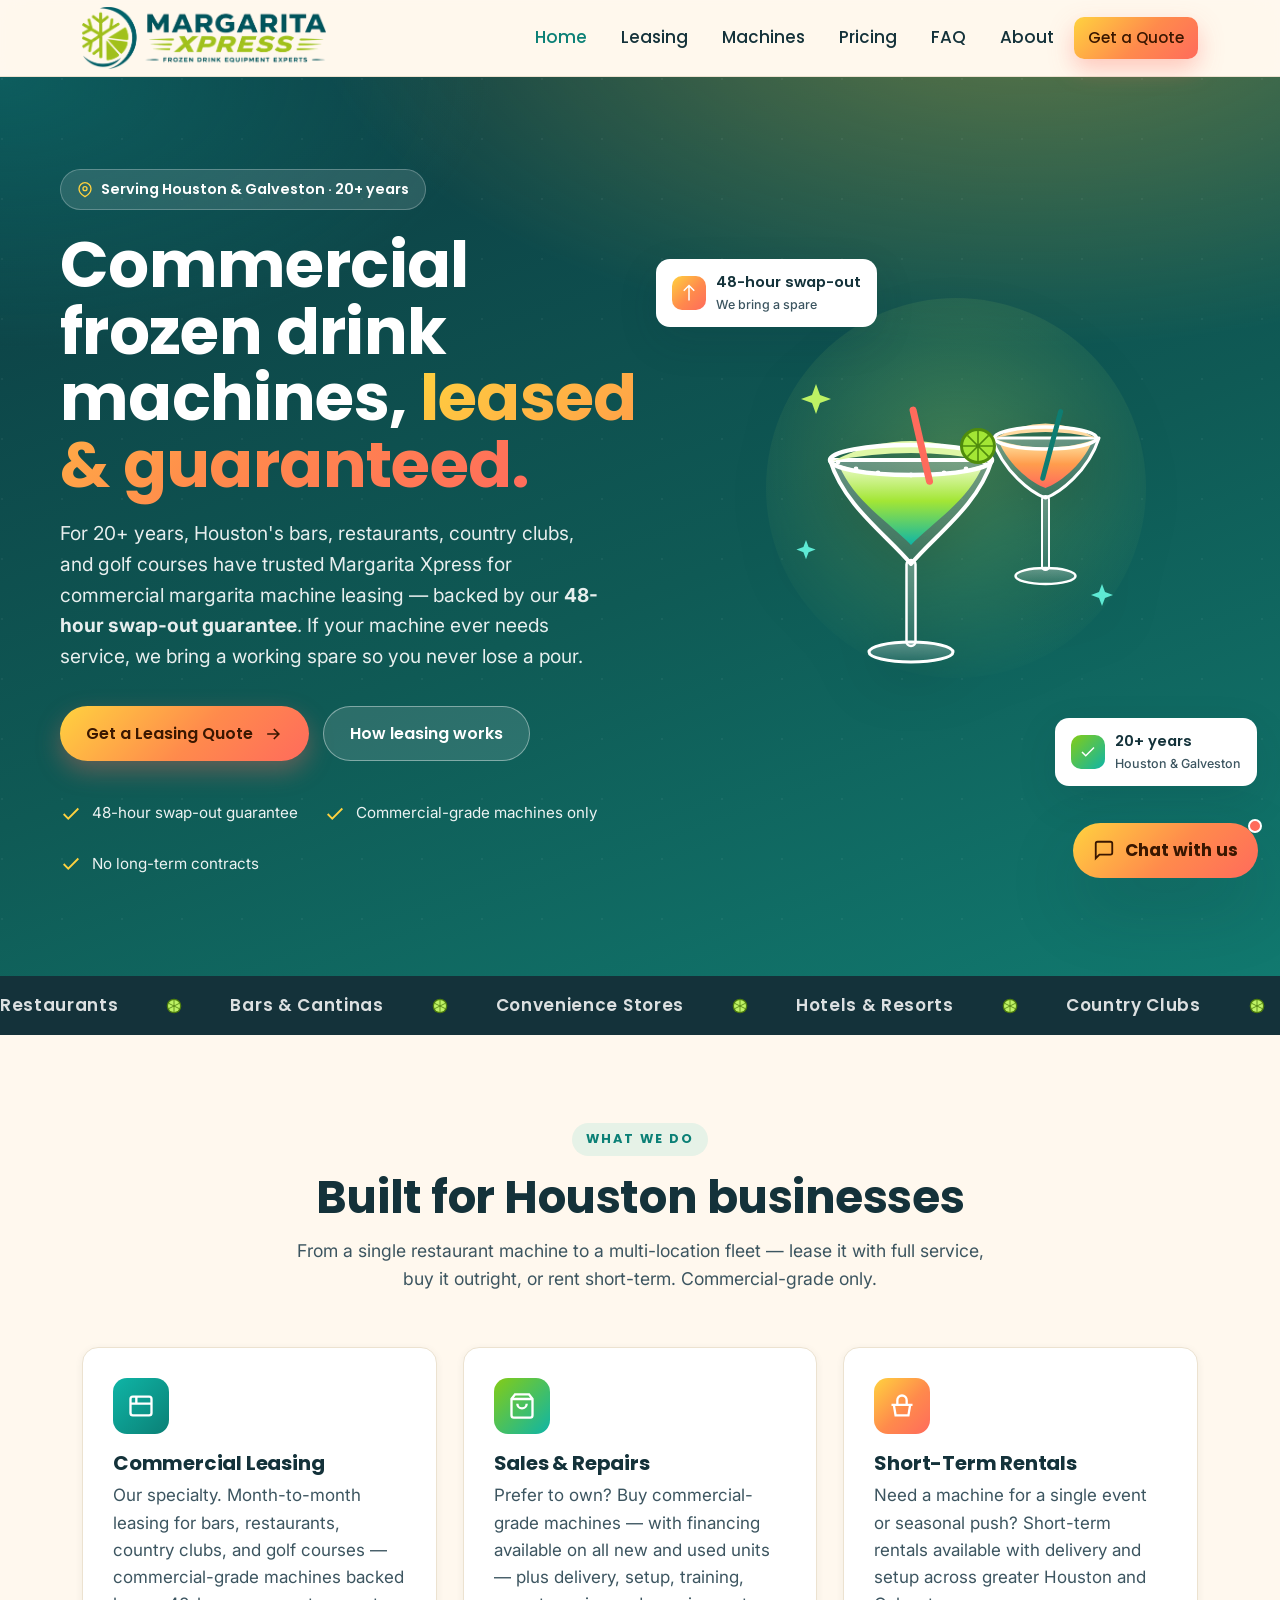
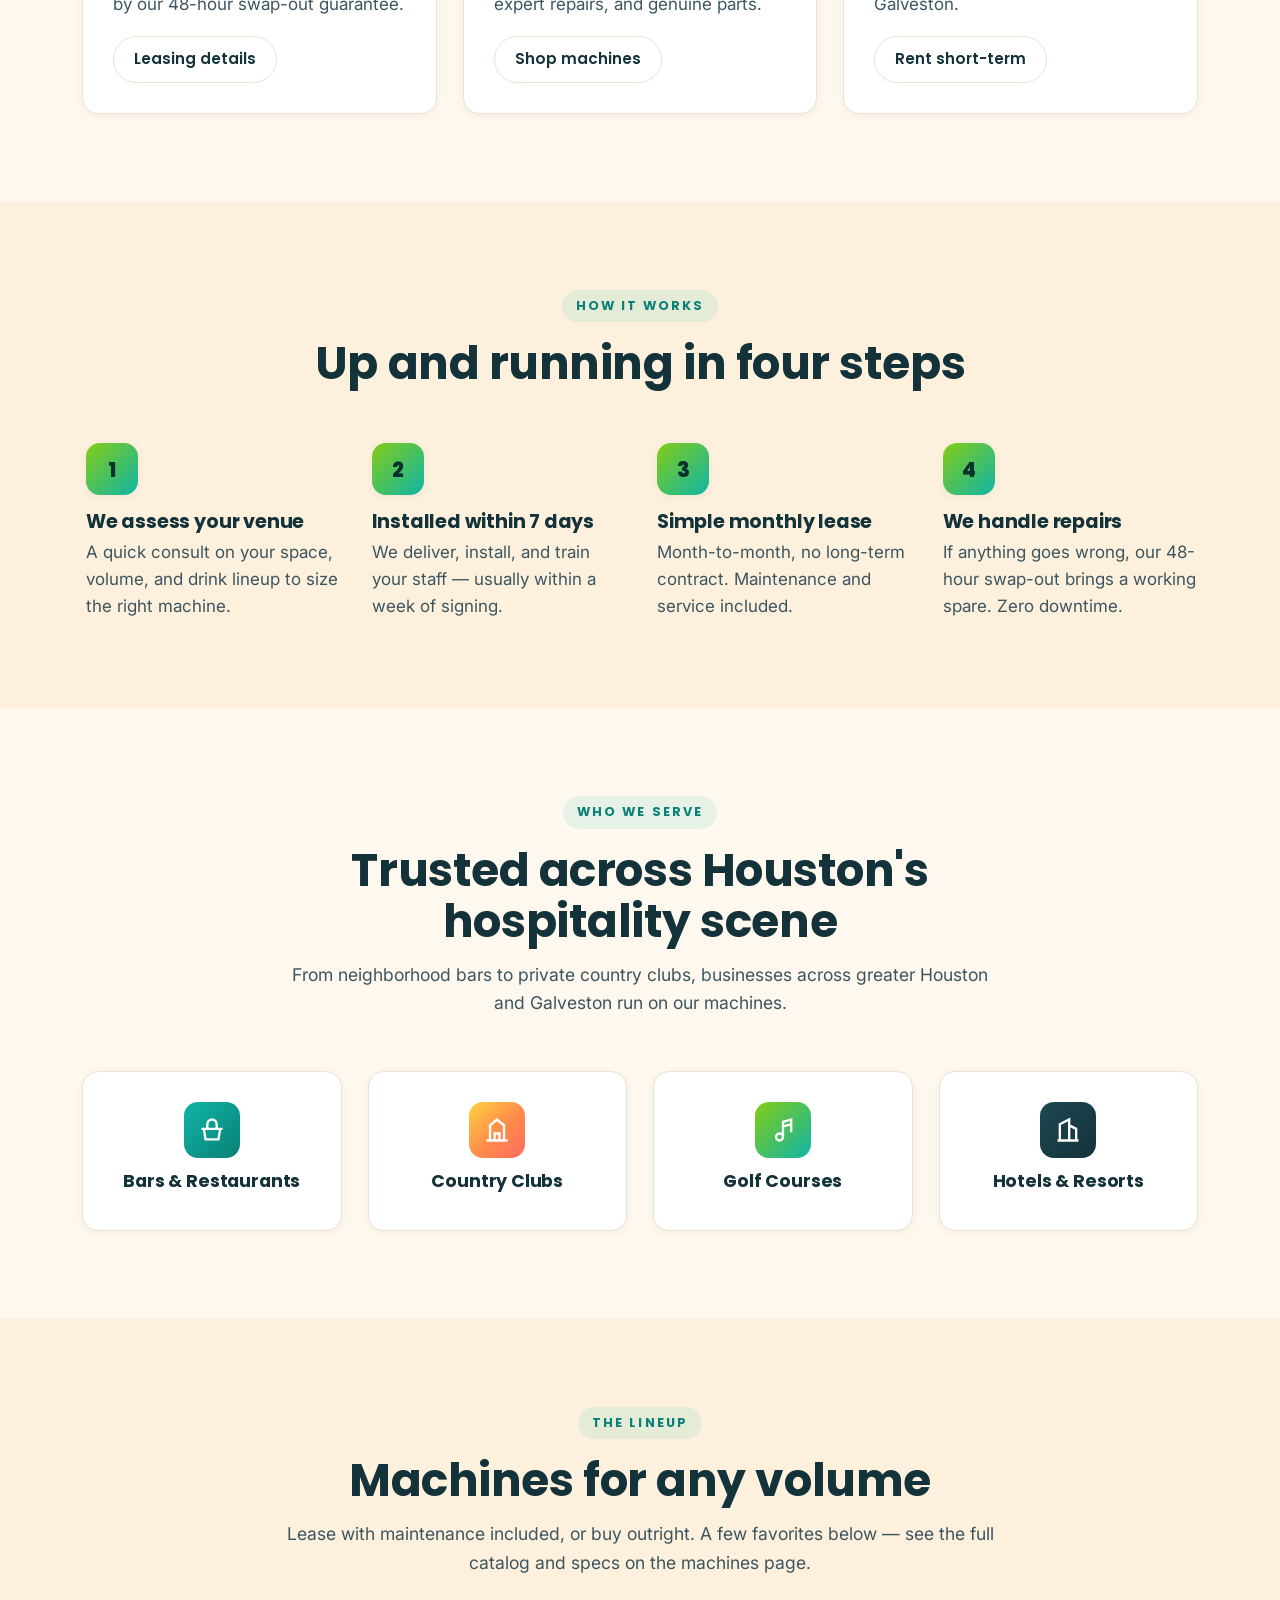
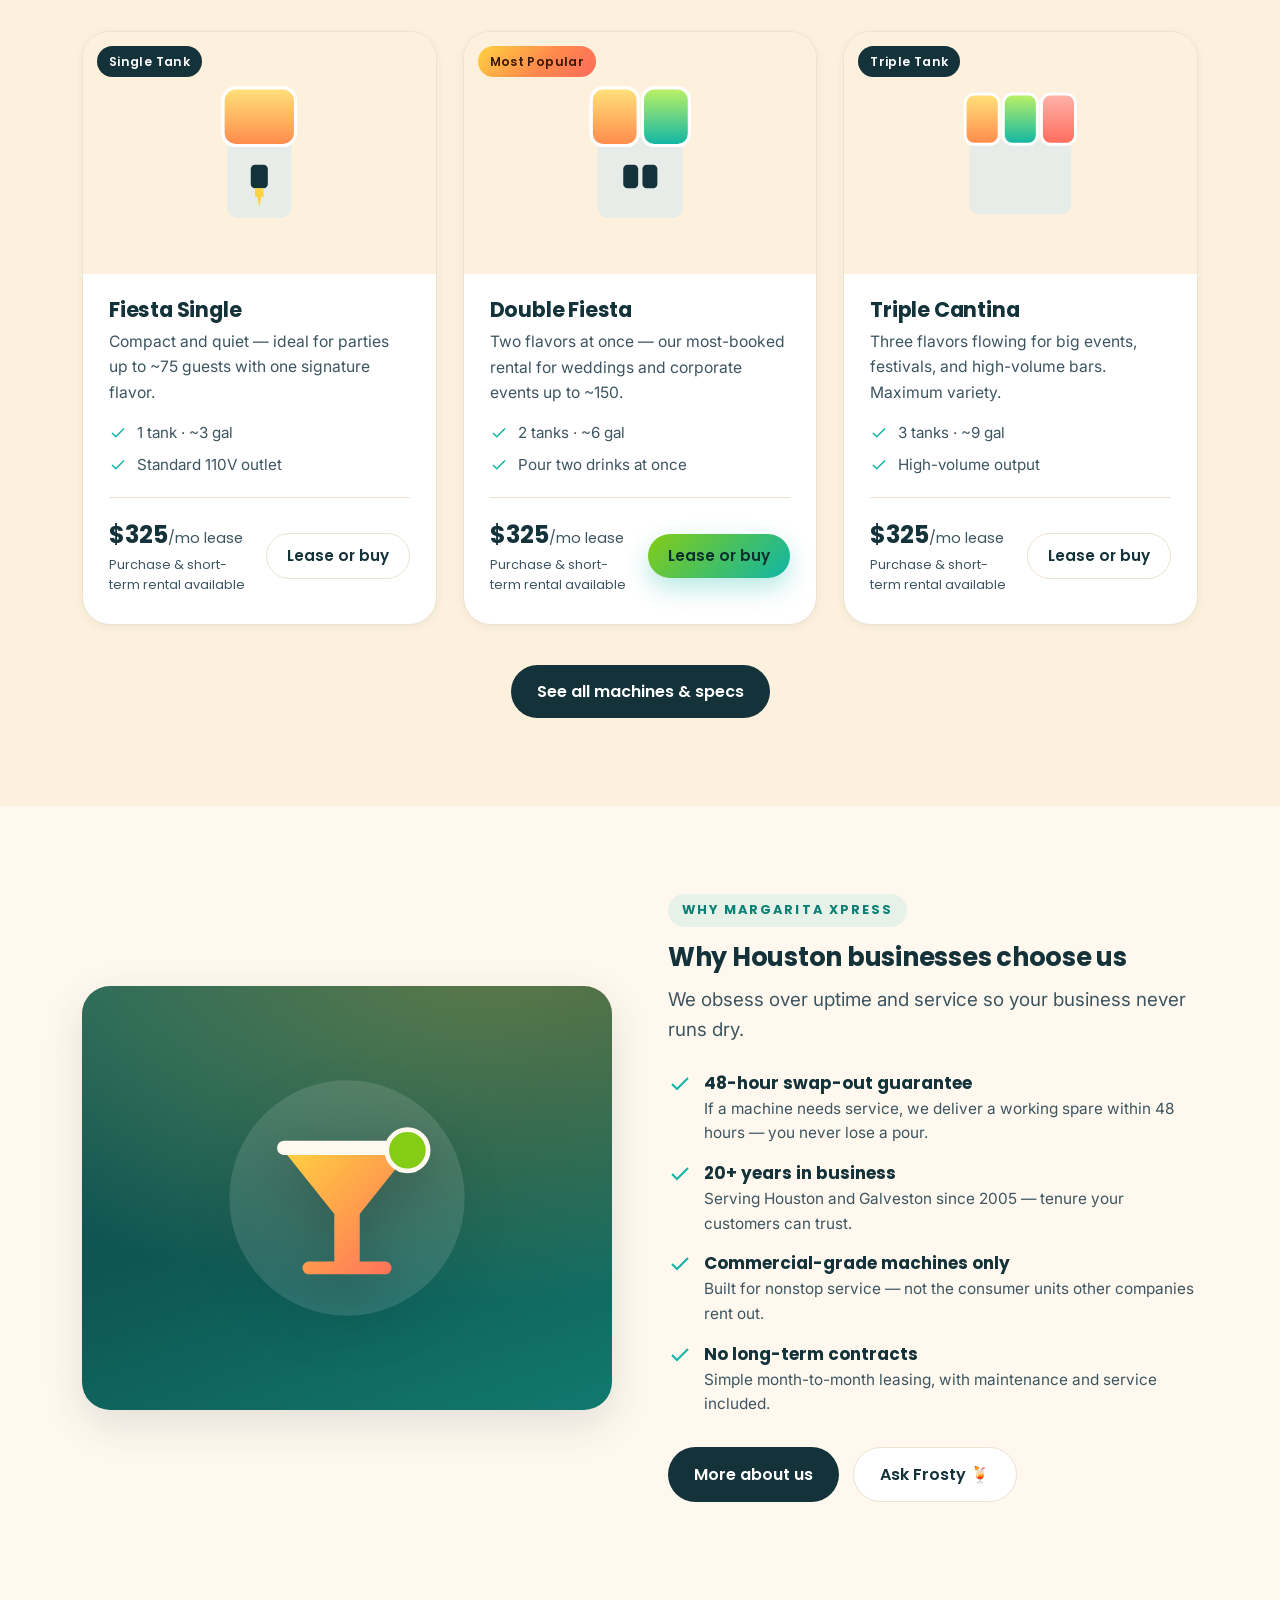
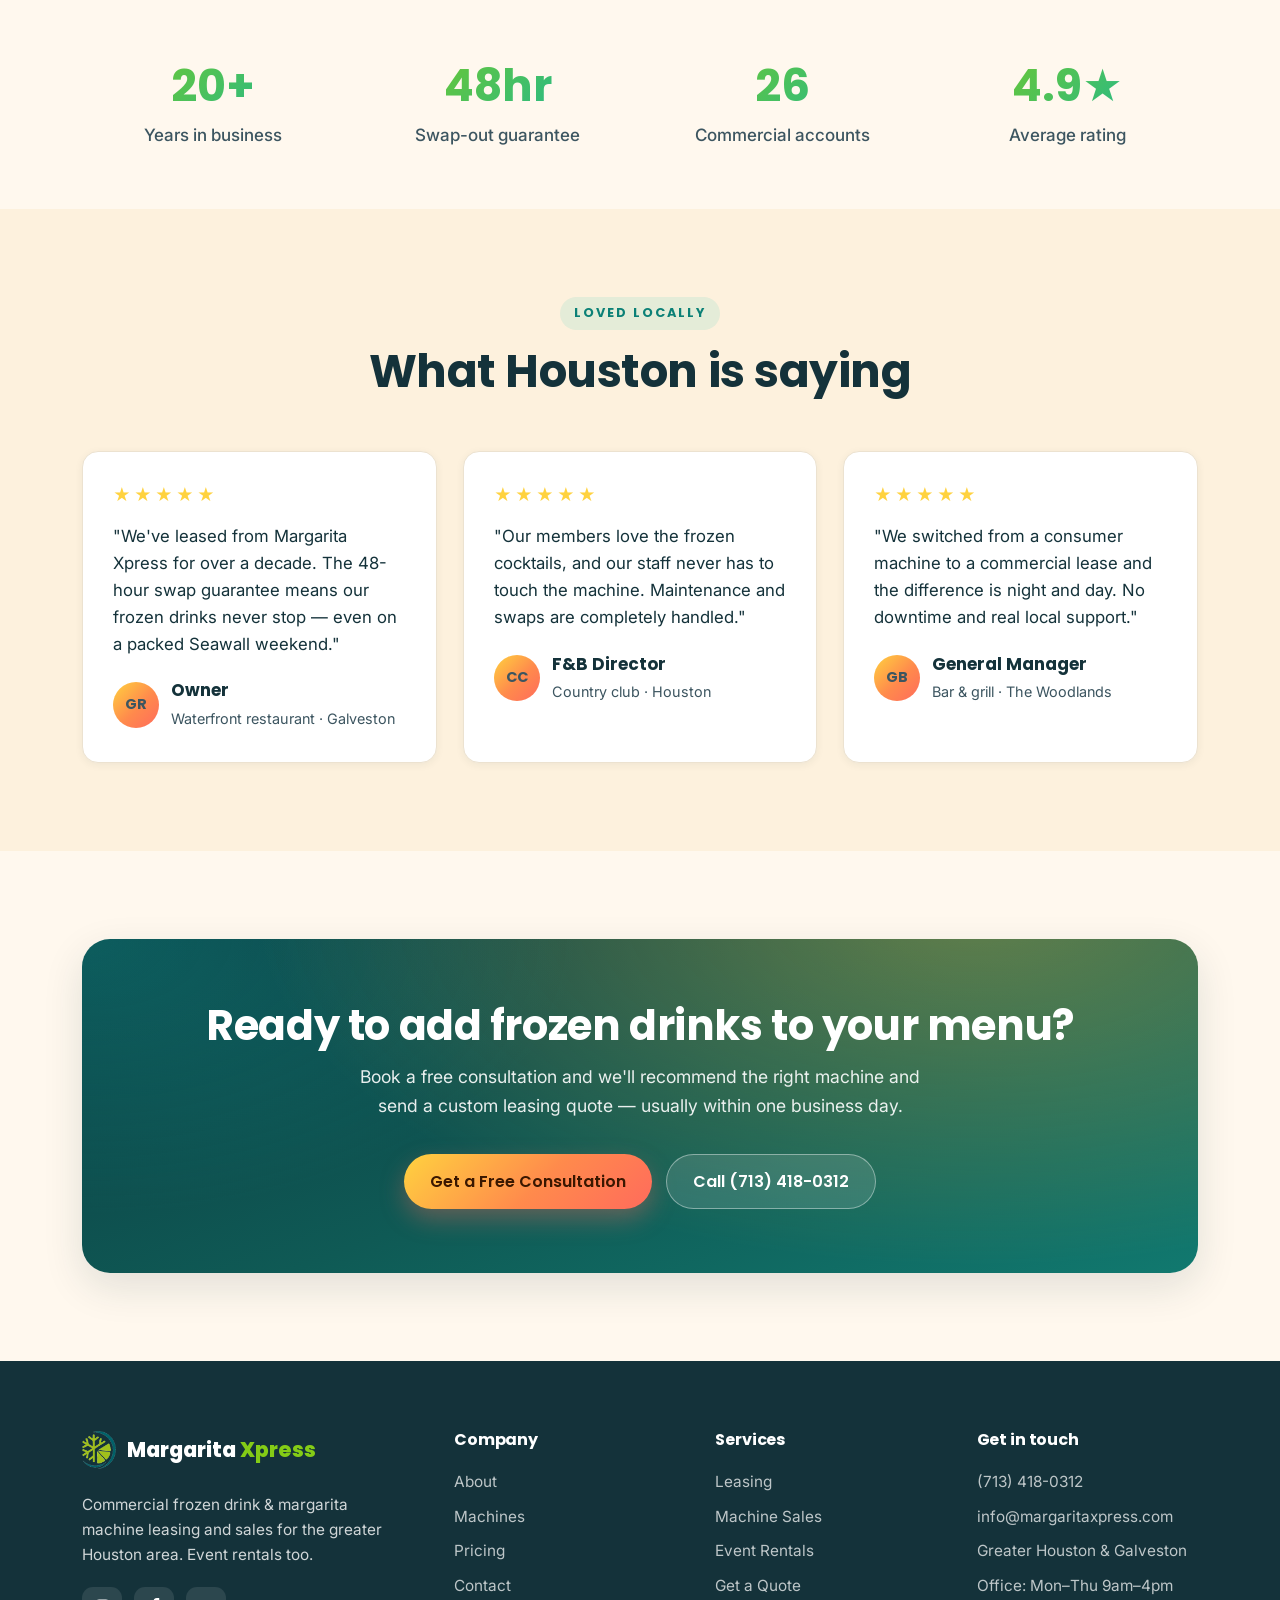
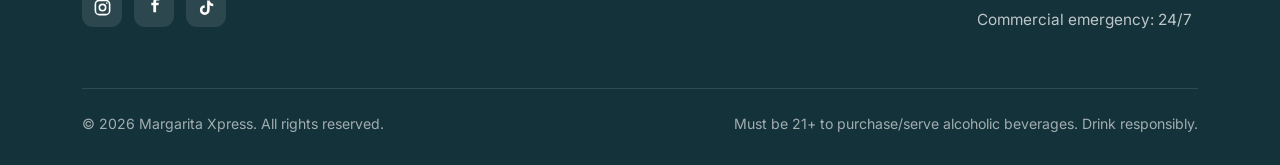
<file: index.html>
<!DOCTYPE html>
<html lang="en">
<head>
  <meta charset="UTF-8" />
  <meta name="viewport" content="width=device-width, initial-scale=1.0" />
  <title>Margarita Xpress | Commercial Frozen Drink Machine Leasing & Sales — Houston, TX</title>
  <meta name="description" content="Commercial frozen drink & margarita machine leasing and sales for Houston bars, restaurants, hotels, and venues. Flexible leases with maintenance included, or buy outright. Event rentals too." />
  <meta name="theme-color" content="#0c3b42" />
  <link rel="icon" type="image/png" href="assets/favicon.png" />
  <meta property="og:title" content="Margarita Xpress | Commercial Frozen Drink Machine Leasing & Sales — Houston" />
  <meta property="og:description" content="Lease or buy commercial frozen drink machines for your Houston business. Maintenance included. Event rentals available too." />
  <meta property="og:type" content="website" />
  <link rel="preconnect" href="https://fonts.googleapis.com" />
  <link rel="preconnect" href="https://fonts.gstatic.com" crossorigin />
  <link href="https://fonts.googleapis.com/css2?family=Poppins:wght@500;600;700;800&family=Inter:wght@400;500;600&display=swap" rel="stylesheet" />
  <link rel="stylesheet" href="css/styles.css" />
  <script type="application/ld+json">
  {
    "@context": "https://schema.org",
    "@type": "LocalBusiness",
    "name": "Margarita Xpress",
    "description": "Commercial frozen drink and margarita machine leasing and sales for the greater Houston and Galveston area. 48-hour swap-out guarantee.",
    "url": "https://margaritaxpress.com/",
    "telephone": "+1-713-418-0312",
    "email": "info@margaritaxpress.com",
    "foundingDate": "2005",
    "areaServed": ["Houston TX", "Galveston TX", "Katy TX", "Sugar Land TX", "The Woodlands TX", "Cypress TX", "Spring TX", "Conroe TX", "Pearland TX"],
    "slogan": "Providing great service for over 20 years",
    "priceRange": "$$",
    "openingHoursSpecification": [
      { "@type": "OpeningHoursSpecification", "dayOfWeek": ["Monday","Tuesday","Wednesday","Thursday"], "opens": "09:00", "closes": "16:00" }
    ]
  }
  </script>
</head>
<body>
  <!-- Header -->
  <header class="site-header" id="top">
    <div class="container nav-bar">
      <a class="brand" href="index.html" aria-label="Margarita Xpress home">
        <img class="brand-logo" src="assets/logo-compact.png" alt="Margarita Xpress" width="1029" height="261" />
      </a>
      <button class="nav-toggle" aria-label="Toggle menu" aria-expanded="false"><span></span></button>
      <nav class="nav" id="nav">
        <a href="index.html" class="active">Home</a>
        <a href="commercial-leasing.html">Leasing</a>
        <a href="machines.html">Machines</a>
        <a href="pricing.html">Pricing</a>
        <a href="pricing.html#faq">FAQ</a>
        <a href="about.html">About</a>
        <a href="contact.html" class="btn btn-primary btn-sm">Get a Quote</a>
      </nav>
    </div>
  </header>

  <!-- Hero -->
  <section class="hero">
    <div class="container hero-inner">
      <div class="hero-copy">
        <span class="pill-location">
          <svg viewBox="0 0 24 24" fill="none" stroke="currentColor" stroke-width="2"><path d="M21 10c0 7-9 12-9 12s-9-5-9-12a9 9 0 0 1 18 0Z"/><circle cx="12" cy="10" r="3"/></svg>
          Serving Houston &amp; Galveston · 20+ years
        </span>
        <h1>Commercial frozen drink machines, <span class="hl">leased &amp; guaranteed.</span></h1>
        <p>For 20+ years, Houston's bars, restaurants, country clubs, and golf courses have trusted Margarita Xpress for commercial margarita machine leasing — backed by our <b>48-hour swap-out guarantee</b>. If your machine ever needs service, we bring a working spare so you never lose a pour.</p>
        <div class="hero-cta">
          <a href="contact.html" class="btn btn-primary">Get a Leasing Quote
            <svg viewBox="0 0 24 24" width="20" height="20" fill="none" stroke="currentColor" stroke-width="2"><path d="M5 12h14M13 6l6 6-6 6"/></svg>
          </a>
          <a href="commercial-leasing.html" class="btn btn-ghost">How leasing works</a>
        </div>
        <div class="hero-badges">
          <span class="hero-badge"><svg viewBox="0 0 24 24" fill="none" stroke="currentColor" stroke-width="2"><path d="M20 6 9 17l-5-5"/></svg> 48-hour swap-out guarantee</span>
          <span class="hero-badge"><svg viewBox="0 0 24 24" fill="none" stroke="currentColor" stroke-width="2"><path d="M20 6 9 17l-5-5"/></svg> Commercial-grade machines only</span>
          <span class="hero-badge"><svg viewBox="0 0 24 24" fill="none" stroke="currentColor" stroke-width="2"><path d="M20 6 9 17l-5-5"/></svg> No long-term contracts</span>
        </div>
      </div>
      <div class="hero-art">
        <div class="machine-card">
          <svg viewBox="0 0 420 470" fill="none" xmlns="http://www.w3.org/2000/svg" role="img" aria-label="Frozen margarita drinks">
            <defs>
              <linearGradient id="lime" x1="0" y1="0" x2="0" y2="1"><stop offset="0" stop-color="#eafbc7"/><stop offset=".45" stop-color="#a3e635"/><stop offset="1" stop-color="#0fb5a6"/></linearGradient>
              <linearGradient id="sun" x1="0" y1="0" x2="0" y2="1"><stop offset="0" stop-color="#ffe9a8"/><stop offset=".5" stop-color="#ff9d4d"/><stop offset="1" stop-color="#ff6b5c"/></linearGradient>
              <linearGradient id="glass" x1="0" y1="0" x2="0" y2="1"><stop offset="0" stop-color="#ffffff" stop-opacity=".30"/><stop offset="1" stop-color="#ffffff" stop-opacity=".08"/></linearGradient>
              <radialGradient id="halo" cx="50%" cy="42%" r="60%"><stop offset="0" stop-color="#bef264" stop-opacity=".28"/><stop offset="1" stop-color="#bef264" stop-opacity="0"/></radialGradient>
            </defs>
            <ellipse cx="210" cy="200" rx="190" ry="190" fill="url(#halo)"/>
            <g stroke="#ffffff" stroke-linejoin="round">
              <rect x="296" y="208" width="7" height="74" rx="3.5" fill="url(#glass)" stroke-width="2"/>
              <ellipse cx="299.5" cy="288" rx="30" ry="8" fill="url(#glass)" stroke-width="2.5"/>
              <path d="M246 150 C257 184 286 205 299.5 210 C313 205 342 184 353 150 Z" fill="url(#glass)" stroke-width="3"/>
              <path d="M252 152 C264 180 288 196 299.5 200 C311 196 335 180 347 152 C320 162 279 162 252 152 Z" fill="url(#sun)" stroke="none"/>
              <path d="M249 150 Q299.5 121 350 150 Q299.5 138 249 150 Z" fill="#ffd9a0" stroke="none"/>
              <ellipse cx="299.5" cy="150" rx="51" ry="11" fill="none" stroke-width="3.5"/>
              <rect x="305" y="120" width="5" height="74" rx="2.5" transform="rotate(15 307 150)" fill="#0e7d72" stroke="none"/>
            </g>
            <g stroke="#ffffff" stroke-linejoin="round">
              <rect x="160.5" y="272" width="9" height="86" rx="4.5" fill="url(#glass)" stroke-width="2.5"/>
              <ellipse cx="165" cy="364" rx="42" ry="10" fill="url(#glass)" stroke-width="3"/>
              <path d="M84 172 C98 218 142 248 165 276 C188 248 232 218 246 172 Z" fill="url(#glass)" stroke-width="4"/>
              <path d="M93 177 C107 212 144 235 165 257 C186 235 223 212 237 177 C200 189 130 189 93 177 Z" fill="url(#lime)" stroke="none"/>
              <path d="M87 173 Q165 133 243 173 Q165 157 87 173 Z" fill="#dff7a6" stroke="none"/>
              <ellipse cx="165" cy="172" rx="81" ry="15" fill="none" stroke-width="4.5"/>
              <g fill="#ffffff" stroke="none"><circle cx="92" cy="174" r="2.4"/><circle cx="110" cy="181" r="2.4"/><circle cx="132" cy="185" r="2.4"/><circle cx="165" cy="187" r="2.4"/><circle cx="198" cy="185" r="2.4"/><circle cx="220" cy="181" r="2.4"/><circle cx="238" cy="174" r="2.4"/></g>
              <rect x="170" y="118" width="7" height="80" rx="3.5" transform="rotate(-13 173 150)" fill="#ff6b5c" stroke="none"/>
              <g transform="translate(232 158)" stroke="none">
                <circle r="18" fill="#4f8c0c"/><circle r="15" fill="#a3e635"/>
                <path d="M0 0 L15 0 M0 0 L10.6 10.6 M0 0 L0 15 M0 0 L-10.6 10.6 M0 0 L-15 0 M0 0 L-10.6 -10.6 M0 0 L0 -15 M0 0 L10.6 -10.6" stroke="#4f8c0c" stroke-width="1.6"/>
              </g>
            </g>
            <g stroke="none">
              <path d="M70 96 l4 11 11 4 -11 4 -4 11 -4-11 -11-4 11-4 Z" fill="#bef264"/>
              <path d="M356 296 l3 8 8 3 -8 3 -3 8 -3-8 -8-3 8-3 Z" fill="#5eead4"/>
              <path d="M60 252 l2.6 7 7 2.6 -7 2.6 -2.6 7 -2.6-7 -7-2.6 7-2.6 Z" fill="#5eead4"/>
            </g>
          </svg>
        </div>
        <div class="float-chip chip-1">
          <span class="dot"><svg viewBox="0 0 24 24" width="18" height="18" fill="none" stroke="currentColor" stroke-width="2"><path d="M12 2v20M5 9l7-7 7 7"/></svg></span>
          <div>48-hour swap-out<small>We bring a spare</small></div>
        </div>
        <div class="float-chip chip-2">
          <span class="dot"><svg viewBox="0 0 24 24" width="18" height="18" fill="none" stroke="currentColor" stroke-width="2"><path d="M20 6 9 17l-5-5"/></svg></span>
          <div>20+ years<small>Houston &amp; Galveston</small></div>
        </div>
      </div>
    </div>
  </section>

  <!-- Marquee -->
  <div class="marquee" aria-hidden="true">
    <ul>
      <li>Restaurants<li>Bars &amp; Cantinas<li>Convenience Stores<li>Hotels &amp; Resorts<li>Country Clubs<li>Golf Courses<li>Franchises<li>Event Venues<li>Breweries<li>Catering Co's
      <li>Restaurants<li>Bars &amp; Cantinas<li>Convenience Stores<li>Hotels &amp; Resorts<li>Country Clubs<li>Golf Courses<li>Franchises<li>Event Venues<li>Breweries<li>Catering Co's
    </ul>
  </div>

  <!-- Services -->
  <section class="section">
    <div class="container">
      <div class="section-head reveal">
        <span class="eyebrow">What we do</span>
        <h2>Built for Houston businesses</h2>
        <p>From a single restaurant machine to a multi-location fleet — lease it with full service, buy it outright, or rent short-term. Commercial-grade only.</p>
      </div>
      <div class="grid grid-3">
        <article class="card reveal">
          <div class="ico bg-teal"><svg viewBox="0 0 24 24" fill="none" stroke="currentColor" stroke-width="2"><rect x="3" y="4" width="18" height="16" rx="2"/><path d="M3 10h18M8 4v6"/></svg></div>
          <h3>Commercial Leasing</h3>
          <p>Our specialty. Month-to-month leasing for bars, restaurants, country clubs, and golf courses — commercial-grade machines backed by our 48-hour swap-out guarantee.</p>
          <a href="commercial-leasing.html" class="btn btn-outline btn-sm" style="margin-top:18px">Leasing details</a>
        </article>
        <article class="card reveal">
          <div class="ico bg-lime"><svg viewBox="0 0 24 24" fill="none" stroke="currentColor" stroke-width="2"><path d="M6 2 3 6v14a2 2 0 0 0 2 2h14a2 2 0 0 0 2-2V6l-3-4Z"/><path d="M3 6h18M16 10a4 4 0 0 1-8 0"/></svg></div>
          <h3>Sales &amp; Repairs</h3>
          <p>Prefer to own? Buy commercial-grade machines — with <a href="pricing.html#financing">financing available</a> on all new and used units — plus delivery, setup, training, expert repairs, and genuine parts.</p>
          <a href="machines.html" class="btn btn-outline btn-sm" style="margin-top:18px">Shop machines</a>
        </article>
        <article class="card reveal">
          <div class="ico bg-sun"><svg viewBox="0 0 24 24" fill="none" stroke="currentColor" stroke-width="2"><path d="M3 11h18M5 11l1.5 9h11L19 11M8 11V7a4 4 0 0 1 8 0v4"/></svg></div>
          <h3>Short-Term Rentals</h3>
          <p>Need a machine for a single event or seasonal push? Short-term rentals available with delivery and setup across greater Houston and Galveston.</p>
          <a href="contact.html" class="btn btn-outline btn-sm" style="margin-top:18px">Rent short-term</a>
        </article>
      </div>
    </div>
  </section>

  <!-- How it works -->
  <section class="section bg-cream2">
    <div class="container">
      <div class="section-head reveal">
        <span class="eyebrow">How it works</span>
        <h2>Up and running in four steps</h2>
      </div>
      <div class="grid grid-4 steps">
        <div class="step reveal"><div class="num">1</div><h3>We assess your venue</h3><p>A quick consult on your space, volume, and drink lineup to size the right machine.</p></div>
        <div class="step reveal"><div class="num">2</div><h3>Installed within 7 days</h3><p>We deliver, install, and train your staff — usually within a week of signing.</p></div>
        <div class="step reveal"><div class="num">3</div><h3>Simple monthly lease</h3><p>Month-to-month, no long-term contract. Maintenance and service included.</p></div>
        <div class="step reveal"><div class="num">4</div><h3>We handle repairs</h3><p>If anything goes wrong, our 48-hour swap-out brings a working spare. Zero downtime.</p></div>
      </div>
    </div>
  </section>

  <!-- Who we serve -->
  <section class="section">
    <div class="container">
      <div class="section-head reveal">
        <span class="eyebrow">Who we serve</span>
        <h2>Trusted across Houston's hospitality scene</h2>
        <p>From neighborhood bars to private country clubs, businesses across greater Houston and Galveston run on our machines.</p>
      </div>
      <div class="grid grid-4">
        <a href="commercial-leasing.html" class="card text-center reveal"><div class="ico bg-teal" style="margin:0 auto 14px"><svg viewBox="0 0 24 24" fill="none" stroke="currentColor" stroke-width="2"><path d="M3 11h18M5 11l1.5 9h11L19 11M8 11V7a4 4 0 0 1 8 0v4"/></svg></div><h3 style="font-size:1.1rem">Bars &amp; Restaurants</h3></a>
        <a href="commercial-leasing.html" class="card text-center reveal"><div class="ico bg-sun" style="margin:0 auto 14px"><svg viewBox="0 0 24 24" fill="none" stroke="currentColor" stroke-width="2"><path d="M3 21h18M6 21V8l6-5 6 5v13M10 21v-6h4v6"/></svg></div><h3 style="font-size:1.1rem">Country Clubs</h3></a>
        <a href="commercial-leasing.html" class="card text-center reveal"><div class="ico bg-lime" style="margin:0 auto 14px"><svg viewBox="0 0 24 24" fill="none" stroke="currentColor" stroke-width="2"><path d="M12 18V5l7-2v11M12 9l7-2M9 21a3 3 0 1 0 0-6 3 3 0 0 0 0 6Z"/></svg></div><h3 style="font-size:1.1rem">Golf Courses</h3></a>
        <a href="commercial-leasing.html" class="card text-center reveal"><div class="ico bg-ink" style="margin:0 auto 14px"><svg viewBox="0 0 24 24" fill="none" stroke="currentColor" stroke-width="2"><path d="M3 21h18M5 21V7l8-4v18M19 21V11l-6-3M9 9h0M9 13h0M9 17h0"/></svg></div><h3 style="font-size:1.1rem">Hotels &amp; Resorts</h3></a>
      </div>
    </div>
  </section>

  <!-- Featured machines -->
  <section class="section bg-cream2">
    <div class="container">
      <div class="section-head reveal">
        <span class="eyebrow">The lineup</span>
        <h2>Machines for any volume</h2>
        <p>Lease with maintenance included, or buy outright. A few favorites below — see the full catalog and specs on the machines page.</p>
      </div>
      <div class="grid grid-3">
        <!-- Machine 1 -->
        <article class="machine reveal">
          <div class="machine-figure bg-cream2">
            <span class="machine-tag">Single Tank</span>
            <svg viewBox="0 0 160 150" fill="none" xmlns="http://www.w3.org/2000/svg"><defs><linearGradient id="m1" x1="0" y1="0" x2="0" y2="1"><stop offset="0" stop-color="#ffe27a"/><stop offset="1" stop-color="#ff8a4c"/></linearGradient></defs><rect x="50" y="60" width="60" height="76" rx="10" fill="#e7ece9"/><rect x="46" y="14" width="68" height="54" rx="12" fill="url(#m1)" stroke="#fff" stroke-width="3"/><rect x="72" y="86" width="16" height="22" rx="4" fill="#14323a"/><path d="M76 108v8h2l2 10h0l2-10h2v-8Z" fill="#ffd23f"/></svg>
          </div>
          <div class="machine-body">
            <h3>Fiesta Single</h3>
            <p class="desc">Compact and quiet — ideal for parties up to ~75 guests with one signature flavor.</p>
            <ul class="spec-list">
              <li><svg viewBox="0 0 24 24" fill="none" stroke="currentColor" stroke-width="2"><path d="M20 6 9 17l-5-5"/></svg> 1 tank · ~3 gal</li>
              <li><svg viewBox="0 0 24 24" fill="none" stroke="currentColor" stroke-width="2"><path d="M20 6 9 17l-5-5"/></svg> Standard 110V outlet</li>
            </ul>
            <div class="machine-foot">
              <div class="price"><b>$325</b><span>/mo lease</span><small>Purchase &amp; short-term rental available</small></div>
              <a href="pricing.html" class="btn btn-outline btn-sm">Lease or buy</a>
            </div>
          </div>
        </article>
        <!-- Machine 2 -->
        <article class="machine reveal">
          <div class="machine-figure bg-cream2">
            <span class="machine-tag hot">Most Popular</span>
            <svg viewBox="0 0 160 150" fill="none" xmlns="http://www.w3.org/2000/svg"><defs><linearGradient id="m2a" x1="0" y1="0" x2="0" y2="1"><stop offset="0" stop-color="#ffe27a"/><stop offset="1" stop-color="#ff8a4c"/></linearGradient><linearGradient id="m2b" x1="0" y1="0" x2="0" y2="1"><stop offset="0" stop-color="#bef264"/><stop offset="1" stop-color="#0fb5a6"/></linearGradient></defs><rect x="40" y="60" width="80" height="76" rx="10" fill="#e7ece9"/><rect x="34" y="14" width="44" height="54" rx="11" fill="url(#m2a)" stroke="#fff" stroke-width="3"/><rect x="82" y="14" width="44" height="54" rx="11" fill="url(#m2b)" stroke="#fff" stroke-width="3"/><rect x="64" y="86" width="14" height="22" rx="4" fill="#14323a"/><rect x="82" y="86" width="14" height="22" rx="4" fill="#14323a"/></svg>
          </div>
          <div class="machine-body">
            <h3>Double Fiesta</h3>
            <p class="desc">Two flavors at once — our most-booked rental for weddings and corporate events up to ~150.</p>
            <ul class="spec-list">
              <li><svg viewBox="0 0 24 24" fill="none" stroke="currentColor" stroke-width="2"><path d="M20 6 9 17l-5-5"/></svg> 2 tanks · ~6 gal</li>
              <li><svg viewBox="0 0 24 24" fill="none" stroke="currentColor" stroke-width="2"><path d="M20 6 9 17l-5-5"/></svg> Pour two drinks at once</li>
            </ul>
            <div class="machine-foot">
              <div class="price"><b>$325</b><span>/mo lease</span><small>Purchase &amp; short-term rental available</small></div>
              <a href="pricing.html" class="btn btn-lime btn-sm">Lease or buy</a>
            </div>
          </div>
        </article>
        <!-- Machine 3 -->
        <article class="machine reveal">
          <div class="machine-figure bg-cream2">
            <span class="machine-tag">Triple Tank</span>
            <svg viewBox="0 0 170 150" fill="none" xmlns="http://www.w3.org/2000/svg"><defs><linearGradient id="m3a" x1="0" y1="0" x2="0" y2="1"><stop offset="0" stop-color="#ffe27a"/><stop offset="1" stop-color="#ff8a4c"/></linearGradient><linearGradient id="m3b" x1="0" y1="0" x2="0" y2="1"><stop offset="0" stop-color="#bef264"/><stop offset="1" stop-color="#0fb5a6"/></linearGradient><linearGradient id="m3c" x1="0" y1="0" x2="0" y2="1"><stop offset="0" stop-color="#ffb4ab"/><stop offset="1" stop-color="#ff6b5c"/></linearGradient></defs><rect x="34" y="62" width="102" height="74" rx="10" fill="#e7ece9"/><rect x="30" y="16" width="34" height="50" rx="9" fill="url(#m3a)" stroke="#fff" stroke-width="3"/><rect x="68" y="16" width="34" height="50" rx="9" fill="url(#m3b)" stroke="#fff" stroke-width="3"/><rect x="106" y="16" width="34" height="50" rx="9" fill="url(#m3c)" stroke="#fff" stroke-width="3"/></svg>
          </div>
          <div class="machine-body">
            <h3>Triple Cantina</h3>
            <p class="desc">Three flavors flowing for big events, festivals, and high-volume bars. Maximum variety.</p>
            <ul class="spec-list">
              <li><svg viewBox="0 0 24 24" fill="none" stroke="currentColor" stroke-width="2"><path d="M20 6 9 17l-5-5"/></svg> 3 tanks · ~9 gal</li>
              <li><svg viewBox="0 0 24 24" fill="none" stroke="currentColor" stroke-width="2"><path d="M20 6 9 17l-5-5"/></svg> High-volume output</li>
            </ul>
            <div class="machine-foot">
              <div class="price"><b>$325</b><span>/mo lease</span><small>Purchase &amp; short-term rental available</small></div>
              <a href="pricing.html" class="btn btn-outline btn-sm">Lease or buy</a>
            </div>
          </div>
        </article>
      </div>
      <div class="text-center mt-40 reveal"><a href="machines.html" class="btn btn-dark">See all machines &amp; specs</a></div>
    </div>
  </section>

  <!-- Why us / split -->
  <section class="section">
    <div class="container split">
      <div class="split-art reveal">
        <svg viewBox="0 0 200 200" fill="none" xmlns="http://www.w3.org/2000/svg" aria-hidden="true"><defs><linearGradient id="why" x1="0" y1="0" x2="1" y2="1"><stop offset="0" stop-color="#ffd23f"/><stop offset="1" stop-color="#ff6b5c"/></linearGradient></defs><circle cx="100" cy="100" r="74" fill="rgba(255,255,255,.12)"/><path d="M60 70h80l-32 40v30h16a4 4 0 0 1 0 8H76a4 4 0 0 1 0-8h16v-30Z" fill="url(#why)"/><rect x="56" y="64" width="88" height="9" rx="4.5" fill="#fff8ee"/><circle cx="138" cy="70" r="13" fill="#84cc16" stroke="#fff8ee" stroke-width="3"/></svg>
      </div>
      <div class="reveal">
        <span class="eyebrow">Why Margarita Xpress</span>
        <h2>Why Houston businesses choose us</h2>
        <p class="lead" style="margin-top:14px">We obsess over uptime and service so your business never runs dry.</p>
        <ul class="checklist">
          <li><svg viewBox="0 0 24 24" fill="none" stroke="currentColor" stroke-width="2"><path d="M20 6 9 17l-5-5"/></svg><div><b>48-hour swap-out guarantee</b><span>If a machine needs service, we deliver a working spare within 48 hours — you never lose a pour.</span></div></li>
          <li><svg viewBox="0 0 24 24" fill="none" stroke="currentColor" stroke-width="2"><path d="M20 6 9 17l-5-5"/></svg><div><b>20+ years in business</b><span>Serving Houston and Galveston since 2005 — tenure your customers can trust.</span></div></li>
          <li><svg viewBox="0 0 24 24" fill="none" stroke="currentColor" stroke-width="2"><path d="M20 6 9 17l-5-5"/></svg><div><b>Commercial-grade machines only</b><span>Built for nonstop service — not the consumer units other companies rent out.</span></div></li>
          <li><svg viewBox="0 0 24 24" fill="none" stroke="currentColor" stroke-width="2"><path d="M20 6 9 17l-5-5"/></svg><div><b>No long-term contracts</b><span>Simple month-to-month leasing, with maintenance and service included.</span></div></li>
        </ul>
        <div class="hero-cta" style="margin-top:30px"><a href="about.html" class="btn btn-dark">More about us</a><a href="#" class="btn btn-outline" data-open-chat>Ask Frosty 🍹</a></div>
      </div>
    </div>
  </section>

  <!-- Stats -->
  <section class="section--tight">
    <div class="container stats">
      <div class="stat reveal"><b>20+</b><span>Years in business</span></div>
      <div class="stat reveal"><b>48hr</b><span>Swap-out guarantee</span></div>
      <div class="stat reveal"><b>26</b><span>Commercial accounts</span></div>
      <div class="stat reveal"><b>4.9★</b><span>Average rating</span></div>
    </div>
  </section>

  <!-- Testimonials -->
  <section class="section bg-cream2">
    <div class="container">
      <div class="section-head reveal">
        <span class="eyebrow">Loved locally</span>
        <h2>What Houston is saying</h2>
      </div>
      <!-- Placeholder testimonials — replace with real, permission-approved quotes & business names. -->
      <div class="grid grid-3">
        <figure class="quote-card reveal"><div class="stars">★★★★★</div><p>"We've leased from Margarita Xpress for over a decade. The 48-hour swap guarantee means our frozen drinks never stop — even on a packed Seawall weekend."</p><figcaption class="quote-who"><span class="avatar">GR</span><div><b>Owner</b><span>Waterfront restaurant · Galveston</span></div></figcaption></figure>
        <figure class="quote-card reveal"><div class="stars">★★★★★</div><p>"Our members love the frozen cocktails, and our staff never has to touch the machine. Maintenance and swaps are completely handled."</p><figcaption class="quote-who"><span class="avatar">CC</span><div><b>F&amp;B Director</b><span>Country club · Houston</span></div></figcaption></figure>
        <figure class="quote-card reveal"><div class="stars">★★★★★</div><p>"We switched from a consumer machine to a commercial lease and the difference is night and day. No downtime and real local support."</p><figcaption class="quote-who"><span class="avatar">GB</span><div><b>General Manager</b><span>Bar &amp; grill · The Woodlands</span></div></figcaption></figure>
      </div>
    </div>
  </section>

  <!-- CTA -->
  <section class="section">
    <div class="container">
      <div class="cta-band reveal">
        <h2>Ready to add frozen drinks to your menu?</h2>
        <p>Book a free consultation and we'll recommend the right machine and send a custom leasing quote — usually within one business day.</p>
        <div class="hero-cta">
          <a href="contact.html" class="btn btn-primary">Get a Free Consultation</a>
          <a href="tel:+17134180312" class="btn btn-ghost">Call (713) 418-0312</a>
        </div>
      </div>
    </div>
  </section>

  <!-- Footer -->
  <footer class="site-footer">
    <div class="container">
      <div class="footer-grid">
        <div class="footer-about">
          <a class="brand" href="index.html"><img class="brand-mark" src="assets/mark.png" alt="" width="38" height="43" /><span class="brand-name">Margarita <span>Xpress</span></span></a>
          <p>Commercial frozen drink &amp; margarita machine leasing and sales for the greater Houston area. Event rentals too.</p>
          <div class="socials">
            <a href="#" aria-label="Instagram"><svg viewBox="0 0 24 24" fill="none" stroke="currentColor" stroke-width="2"><rect x="3" y="3" width="18" height="18" rx="5"/><circle cx="12" cy="12" r="4"/><circle cx="17.5" cy="6.5" r="1" fill="currentColor" stroke="none"/></svg></a>
            <a href="#" aria-label="Facebook"><svg viewBox="0 0 24 24" fill="currentColor"><path d="M14 9h3l.5-3H14V4.5c0-.9.3-1.5 1.6-1.5H18V.2C17.6.1 16.4 0 15.1 0 12.3 0 10.5 1.7 10.5 4.7V6H8v3h2.5v9H14Z"/></svg></a>
            <a href="#" aria-label="TikTok"><svg viewBox="0 0 24 24" fill="currentColor"><path d="M16 3c.5 2.4 2 4 4.5 4.3v3.1c-1.6 0-3.1-.5-4.5-1.4v6.2A6.2 6.2 0 1 1 9.8 9v3.2a3 3 0 1 0 3 3V3Z"/></svg></a>
          </div>
        </div>
        <div class="footer-col"><h4>Company</h4><a href="about.html">About</a><a href="machines.html">Machines</a><a href="pricing.html">Pricing</a><a href="contact.html">Contact</a></div>
        <div class="footer-col"><h4>Services</h4><a href="commercial-leasing.html">Leasing</a><a href="machines.html">Machine Sales</a><a href="contact.html">Event Rentals</a><a href="contact.html">Get a Quote</a></div>
        <div class="footer-col"><h4>Get in touch</h4><a href="tel:+17134180312">(713) 418-0312</a><a href="mailto:info@margaritaxpress.com">info@margaritaxpress.com</a><li>Greater Houston &amp; Galveston</li><li>Office: Mon–Thu 9am–4pm</li><li>Commercial emergency: 24/7</li></div>
      </div>
      <div class="footer-bottom">
        <span>© <span id="year">2026</span> Margarita Xpress. All rights reserved.</span>
        <span>Must be 21+ to purchase/serve alcoholic beverages. Drink responsibly.</span>
      </div>
    </div>
  </footer>

  <!-- Chat widget -->
  <button class="chat-launch" id="chatLaunch" aria-label="Chat with us">
    <span class="ping"></span>
    <svg viewBox="0 0 24 24" fill="none" stroke="currentColor" stroke-width="2"><path d="M21 15a2 2 0 0 1-2 2H7l-4 4V5a2 2 0 0 1 2-2h14a2 2 0 0 1 2 2Z"/></svg>
    Chat with us
  </button>
  <div class="chat-panel" id="chatPanel" role="dialog" aria-label="Margarita Xpress chat">
    <div class="chat-head">
      <span class="ava"><svg viewBox="0 0 24 24" fill="none" stroke="currentColor" stroke-width="2"><path d="M8 21h8M12 17v4M5 3h14l-7 9-7-9Z"/></svg></span>
      <div><b>Frosty</b><small>Margarita Xpress assistant</small></div>
      <button class="chat-close" aria-label="Close chat">×</button>
    </div>
    <div class="chat-body" id="chatBody"></div>
    <div class="chat-quick">
      <button>Commercial leasing</button><button>Pricing</button><button>Troubleshooting</button><button>Machine replacement</button><button>48-hour guarantee</button>
    </div>
    <div class="chat-foot">
      <input id="chatInput" type="text" placeholder="Type your question…" aria-label="Type your message" />
      <button id="chatSend" aria-label="Send"><svg viewBox="0 0 24 24" fill="none" stroke="currentColor" stroke-width="2"><path d="M22 2 11 13M22 2l-7 20-4-9-9-4Z"/></svg></button>
    </div>
    <div class="chat-disclaimer">Frosty is an automated assistant. For bookings, a human follows up fast.</div>
  </div>

  <script src="js/main.js"></script>
</body>
</html>
</file>
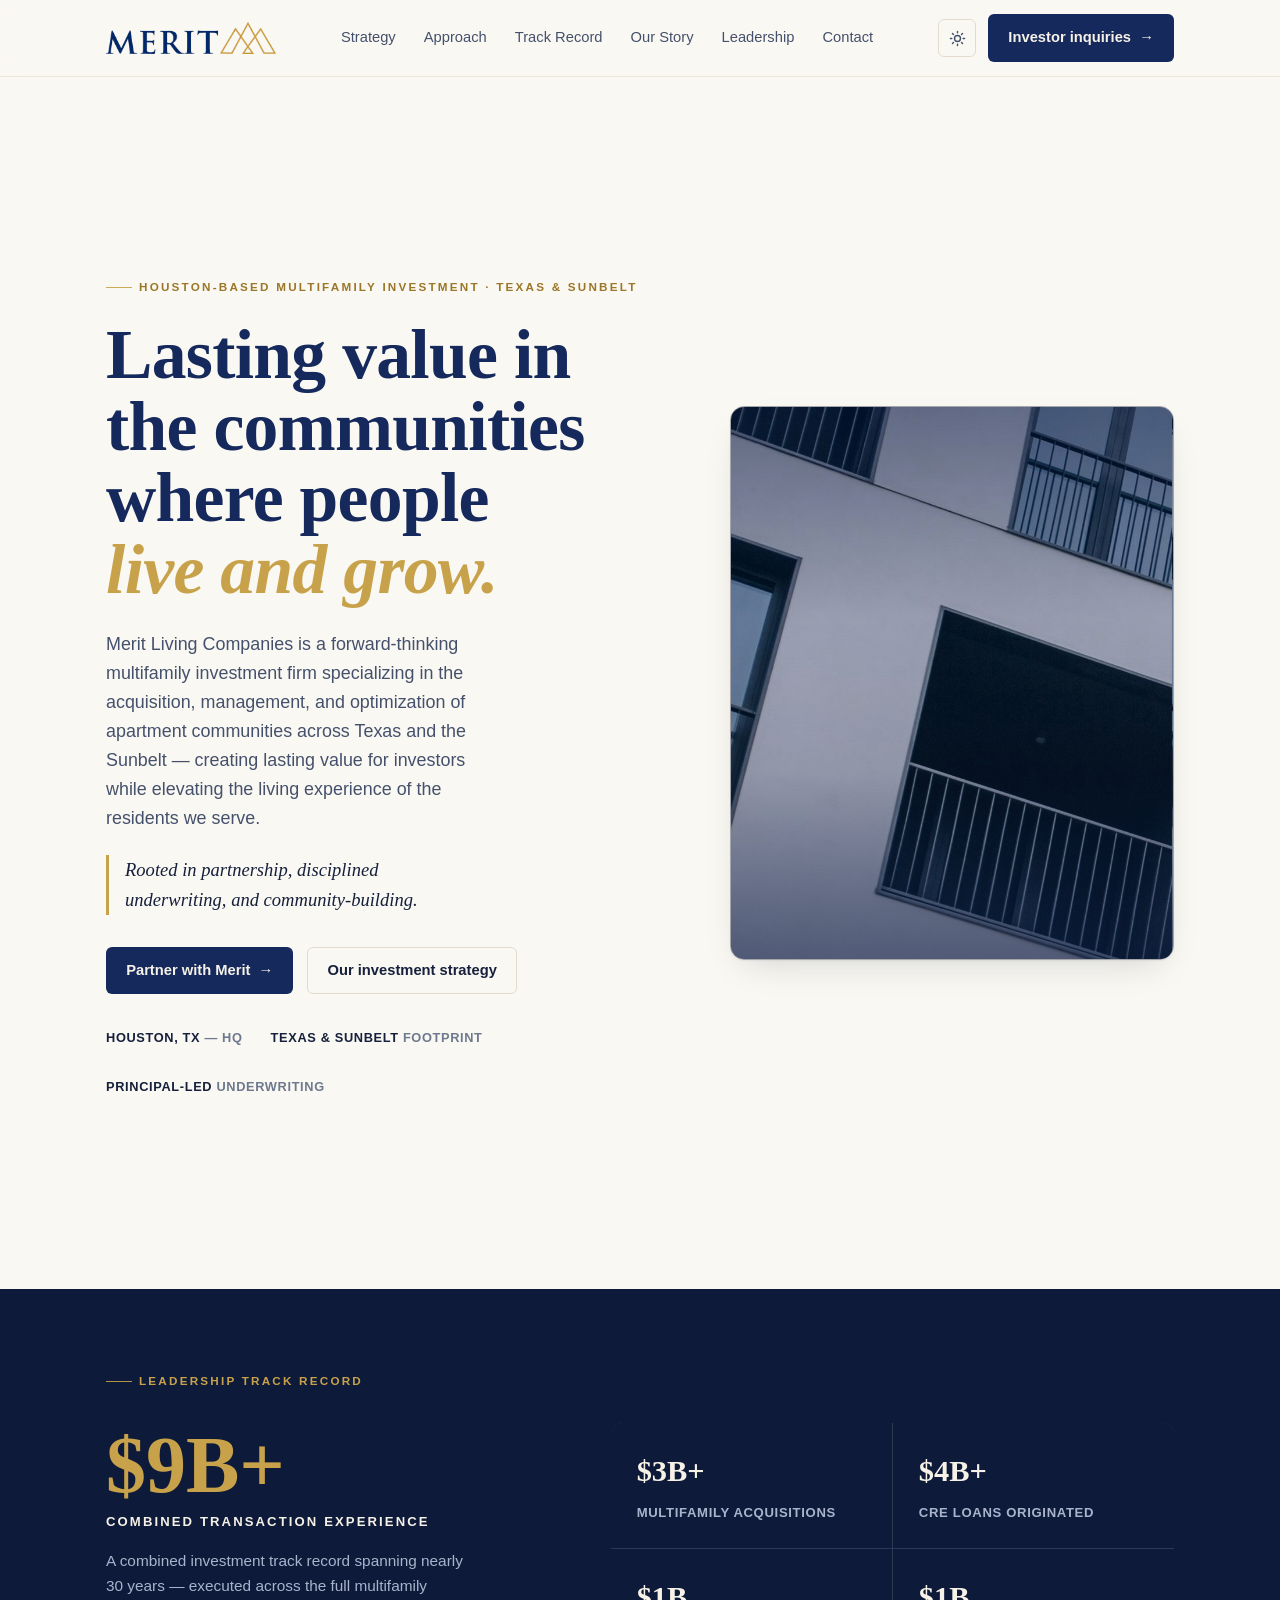
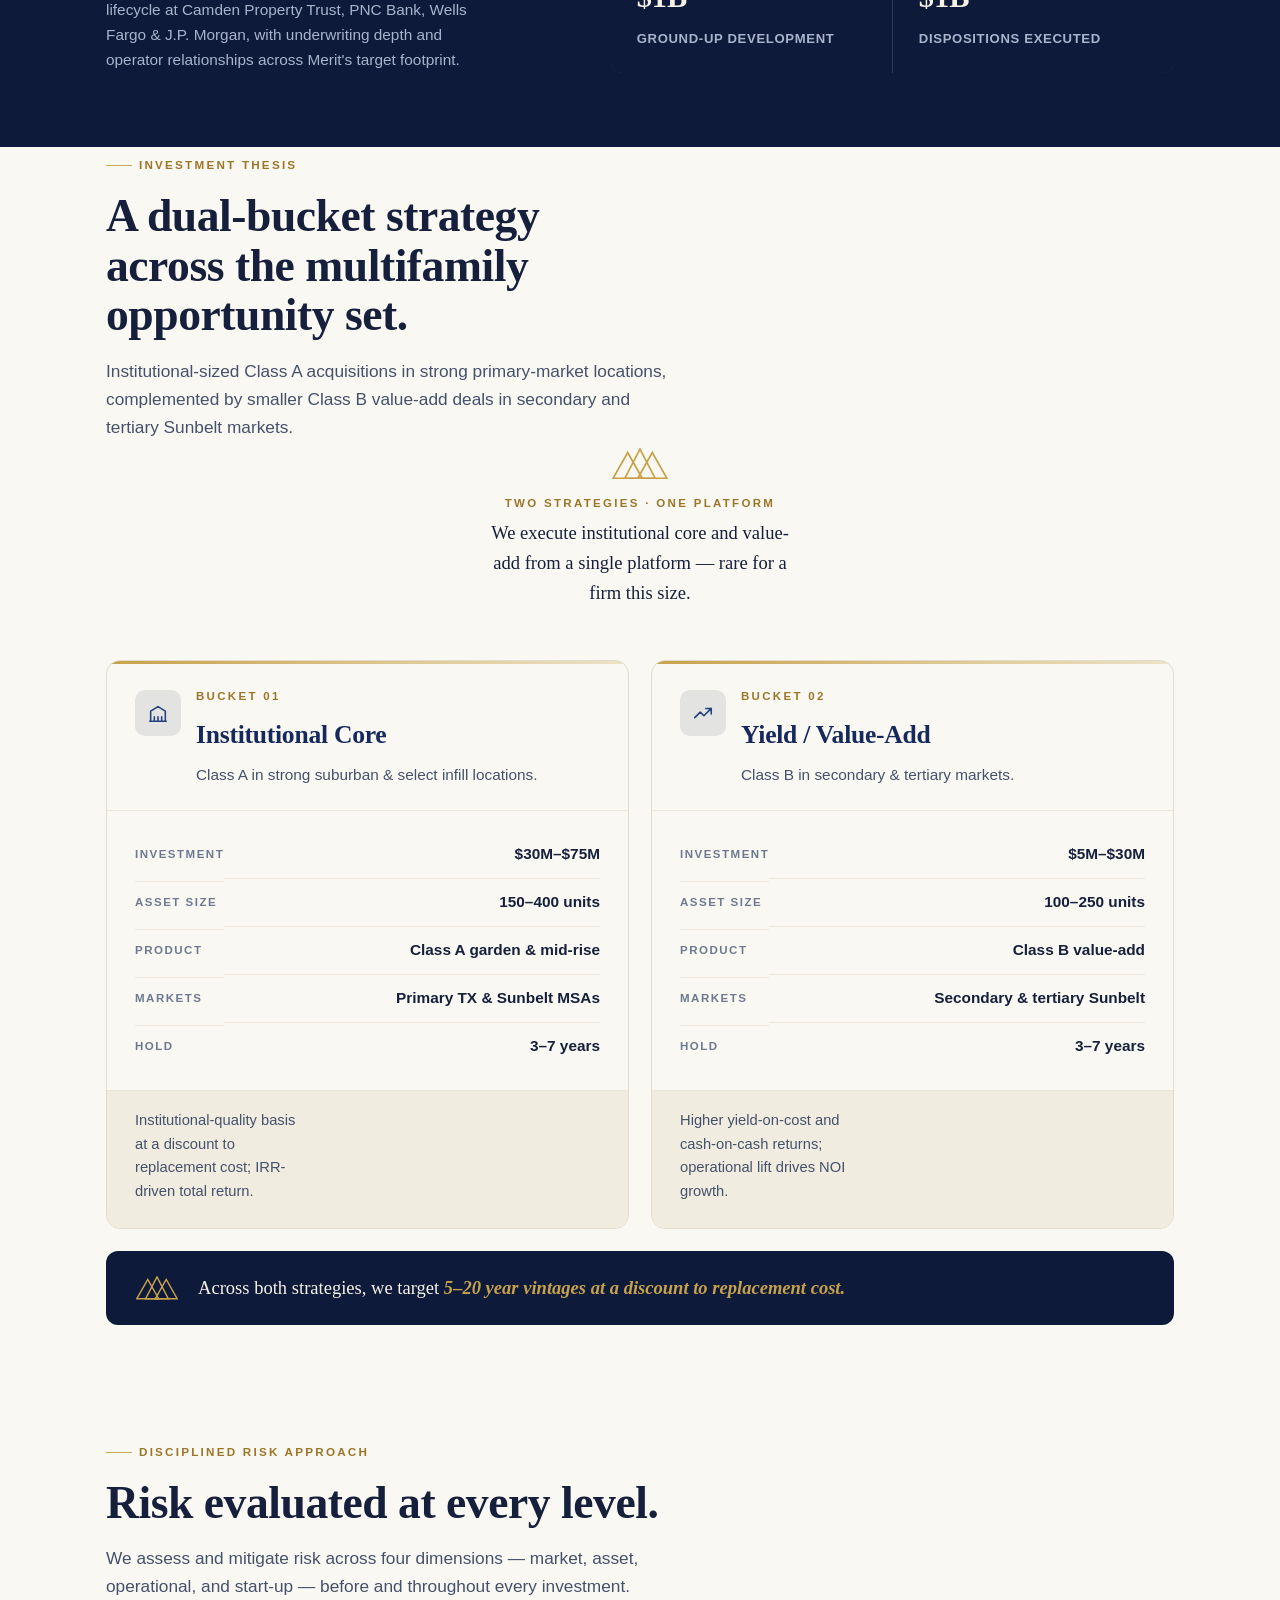
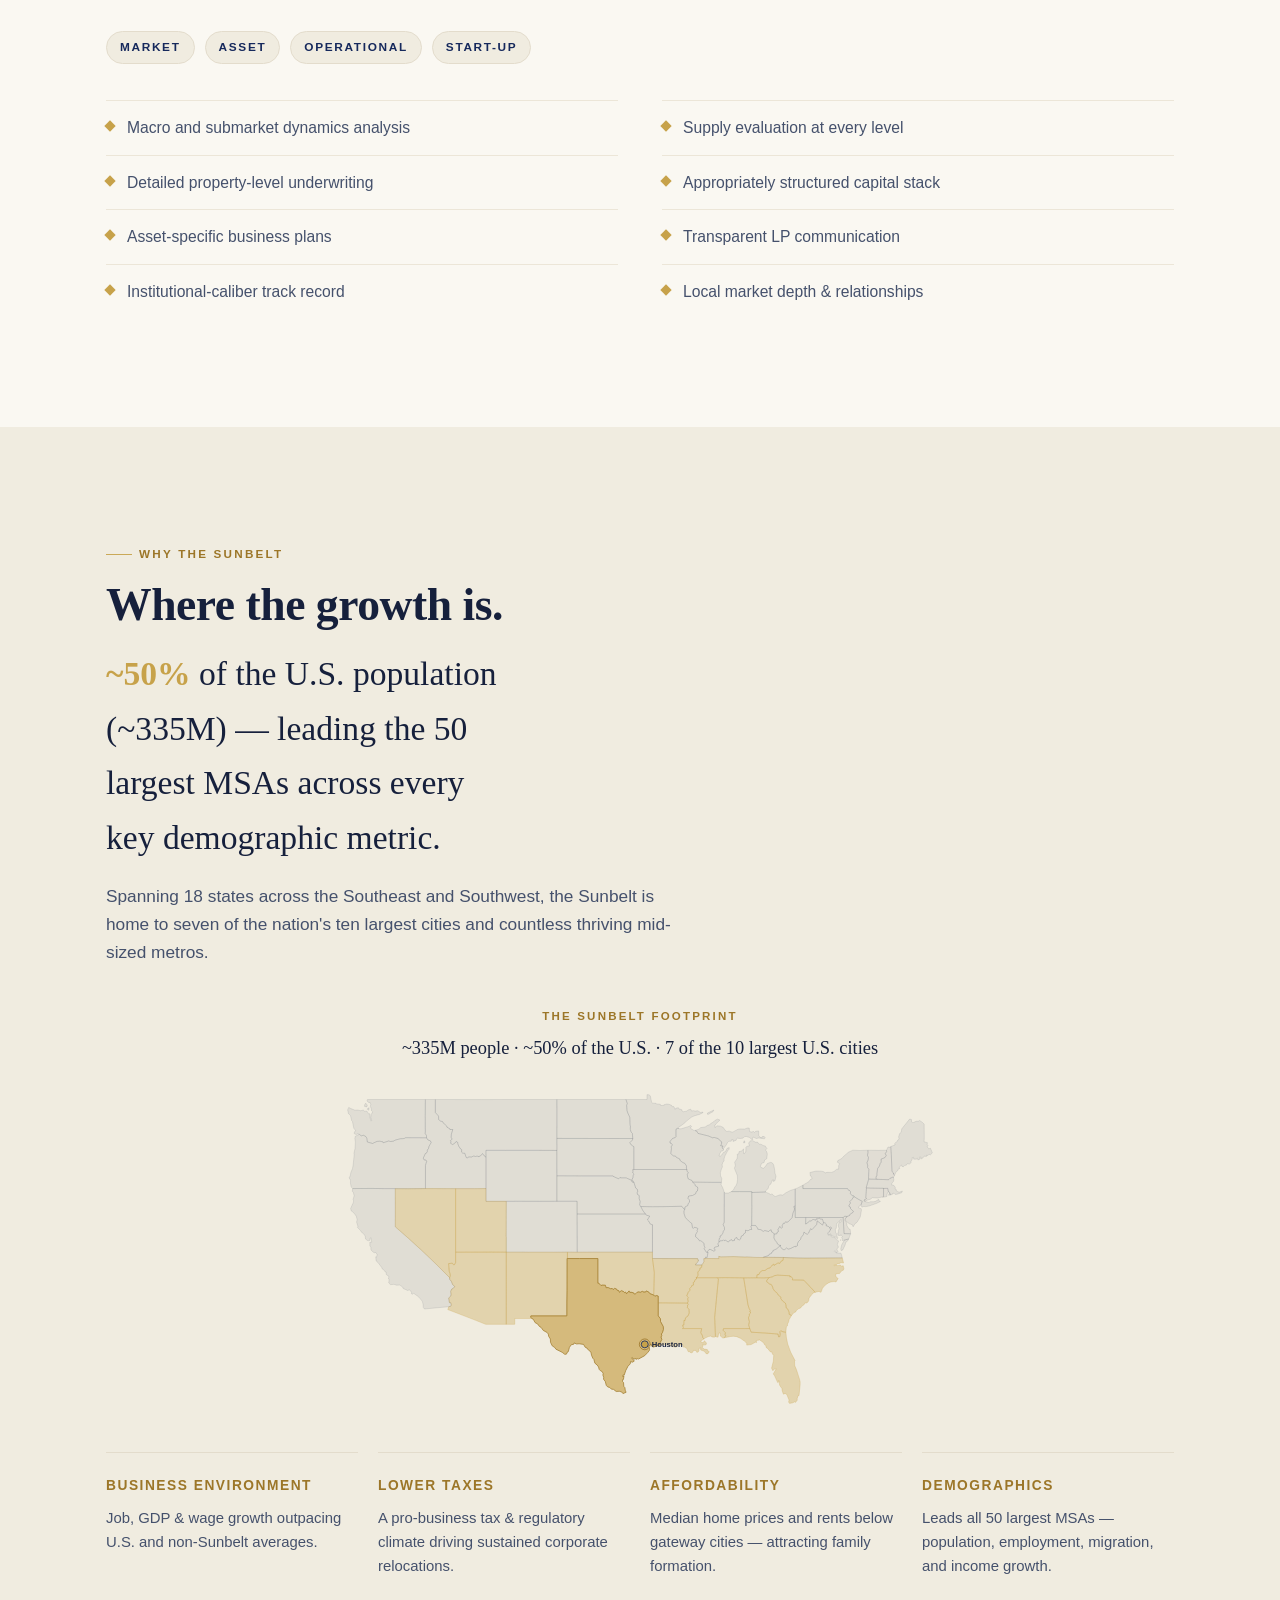
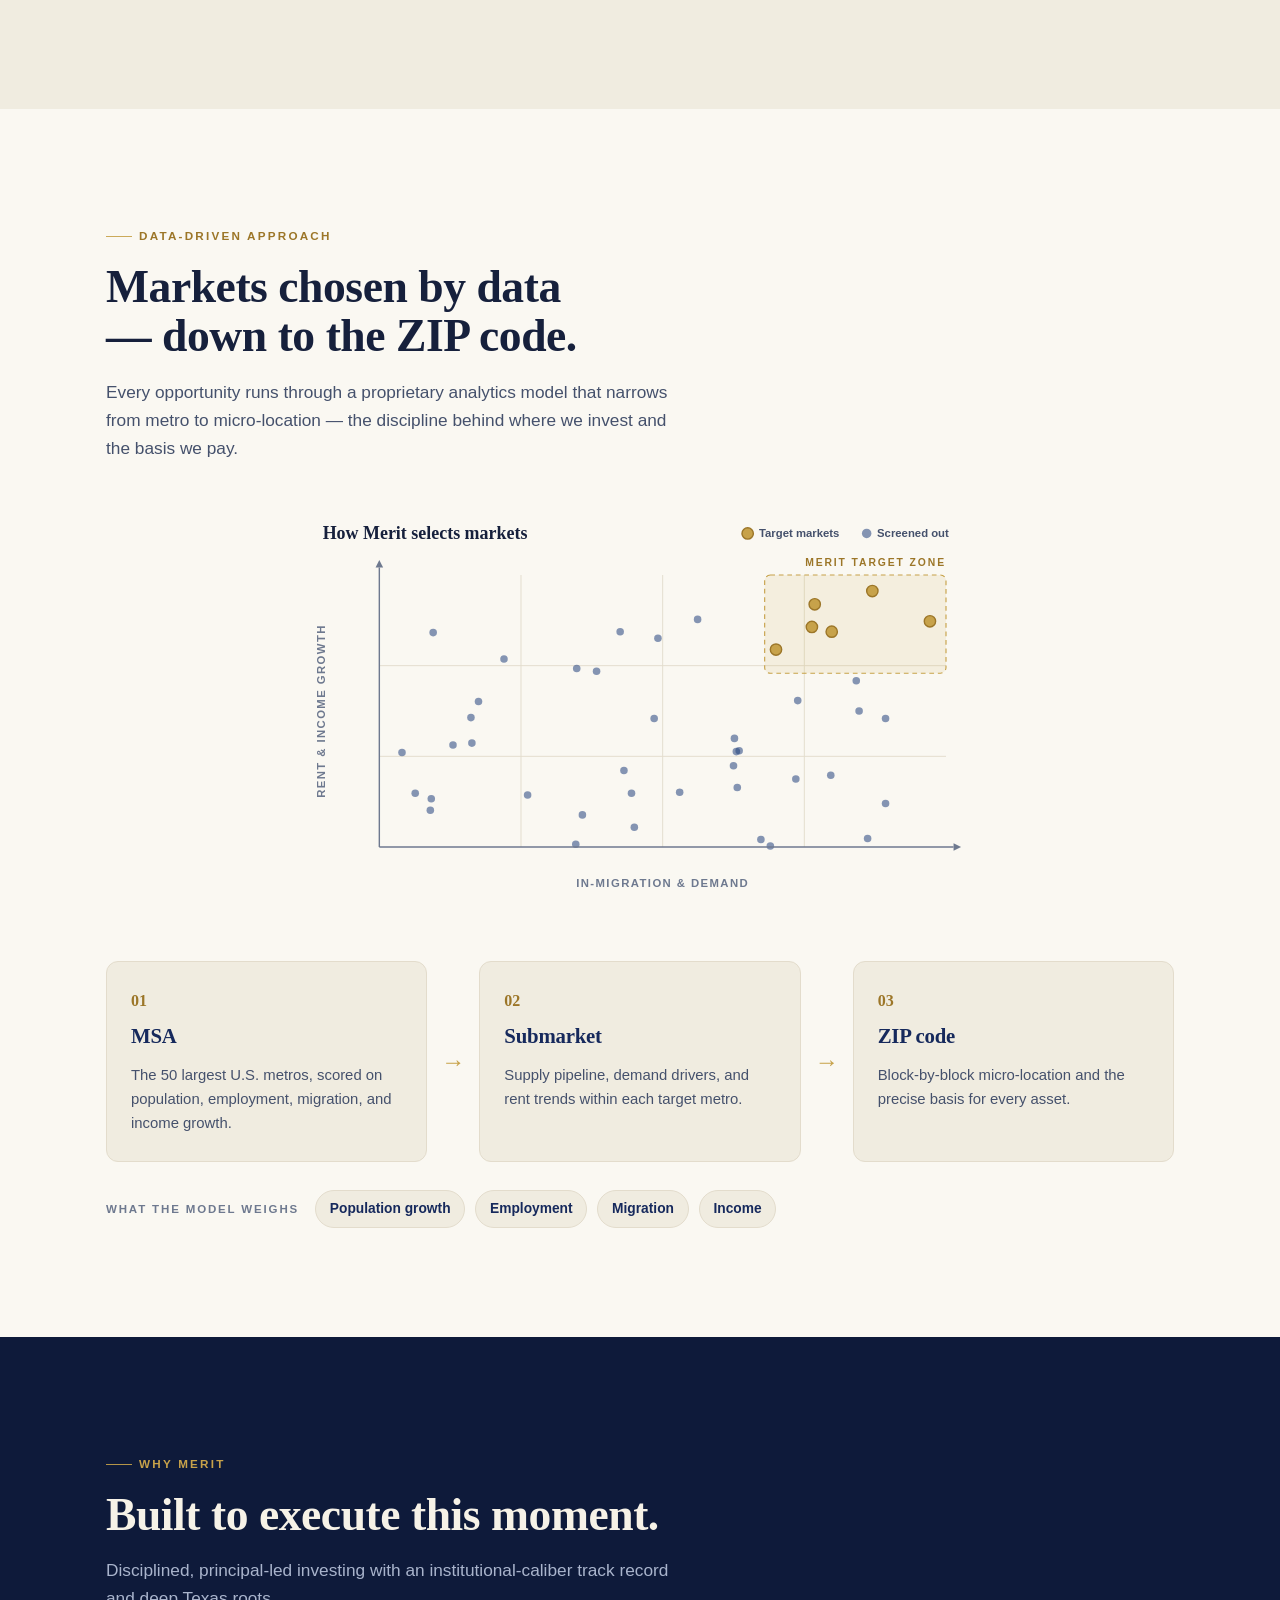
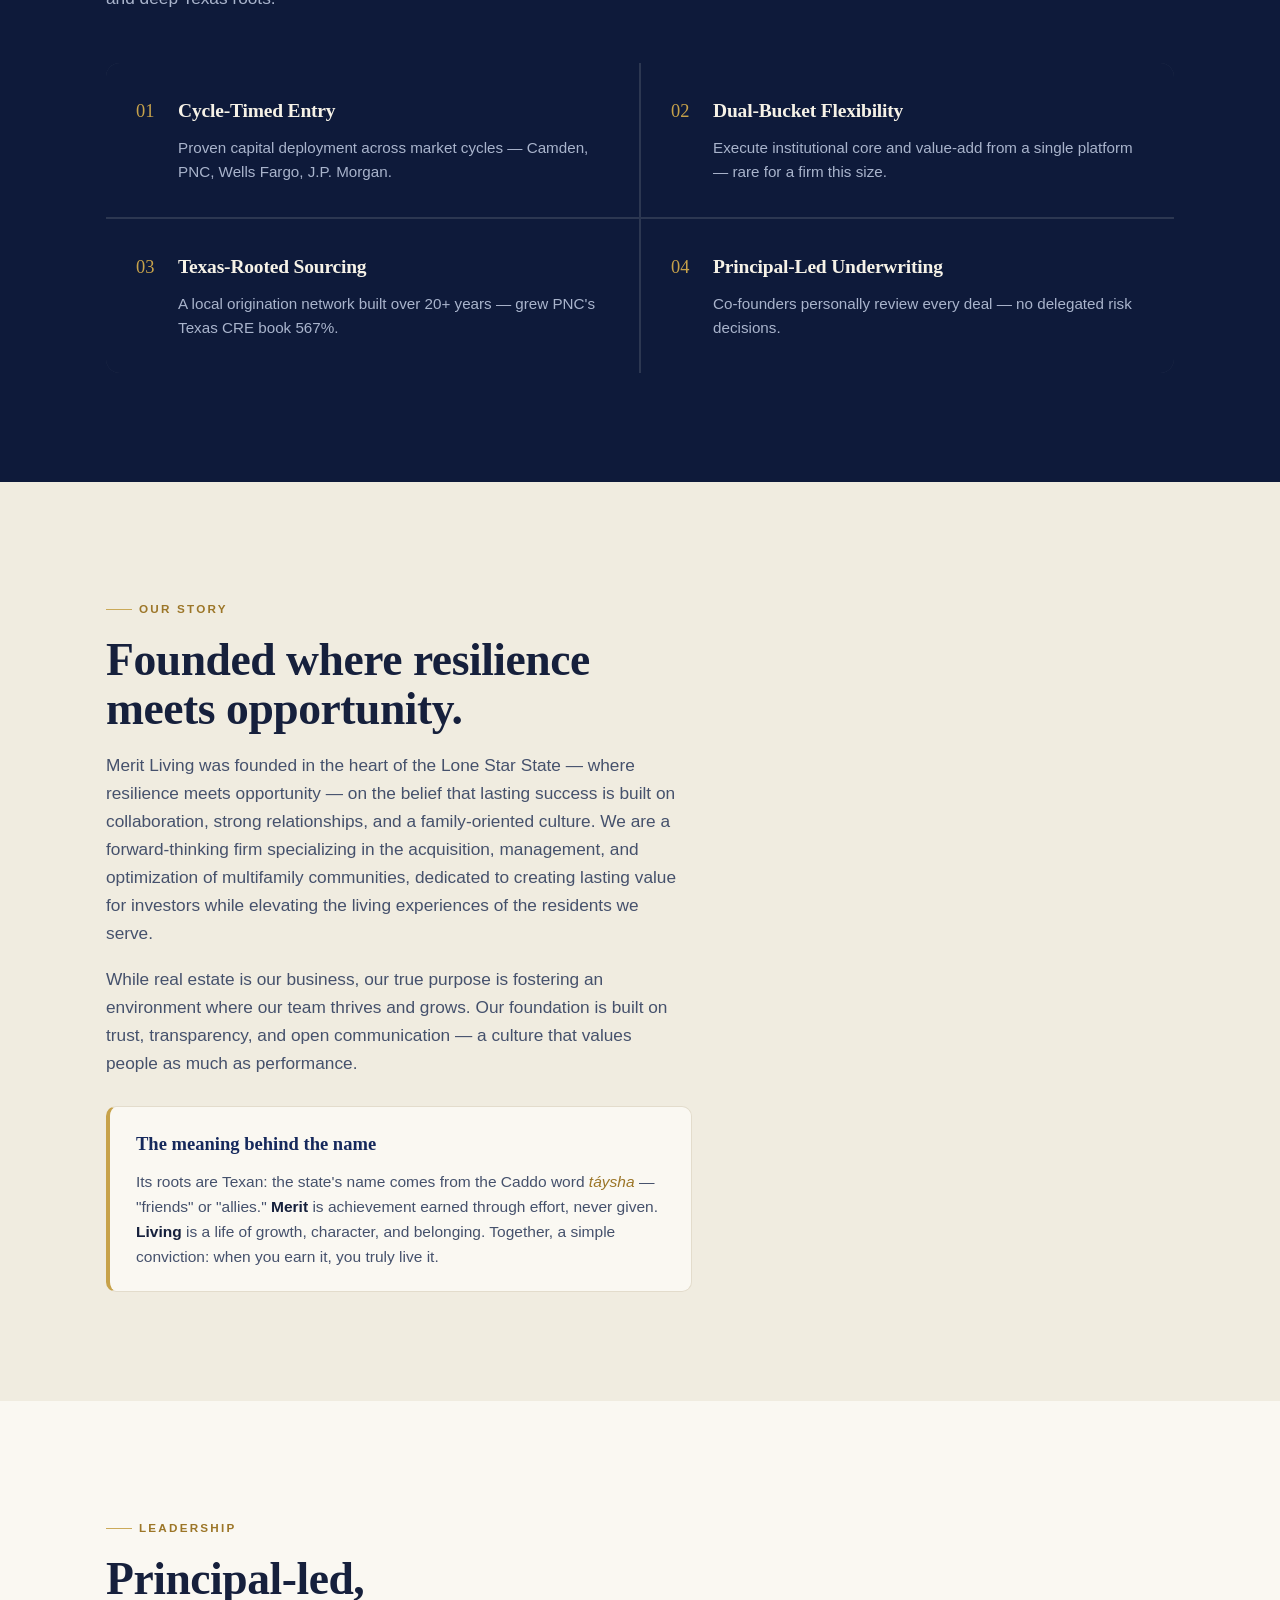
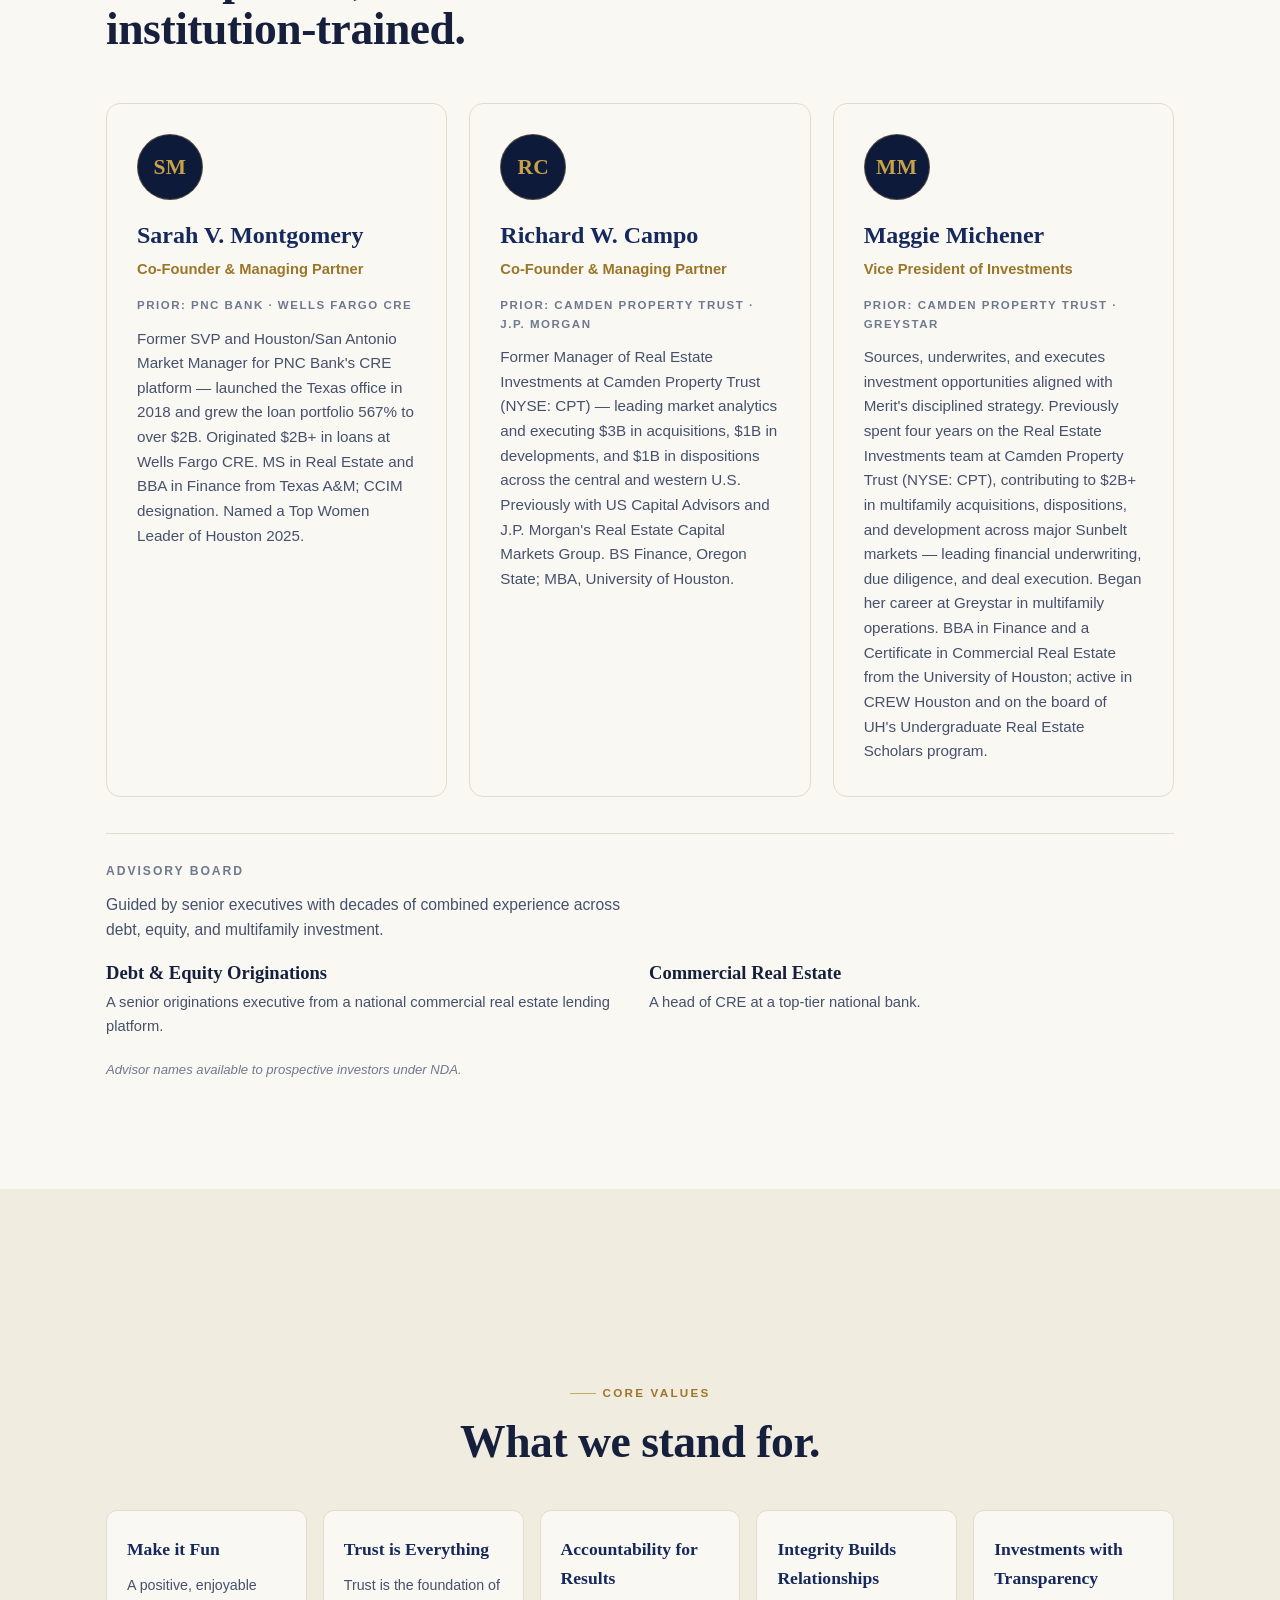
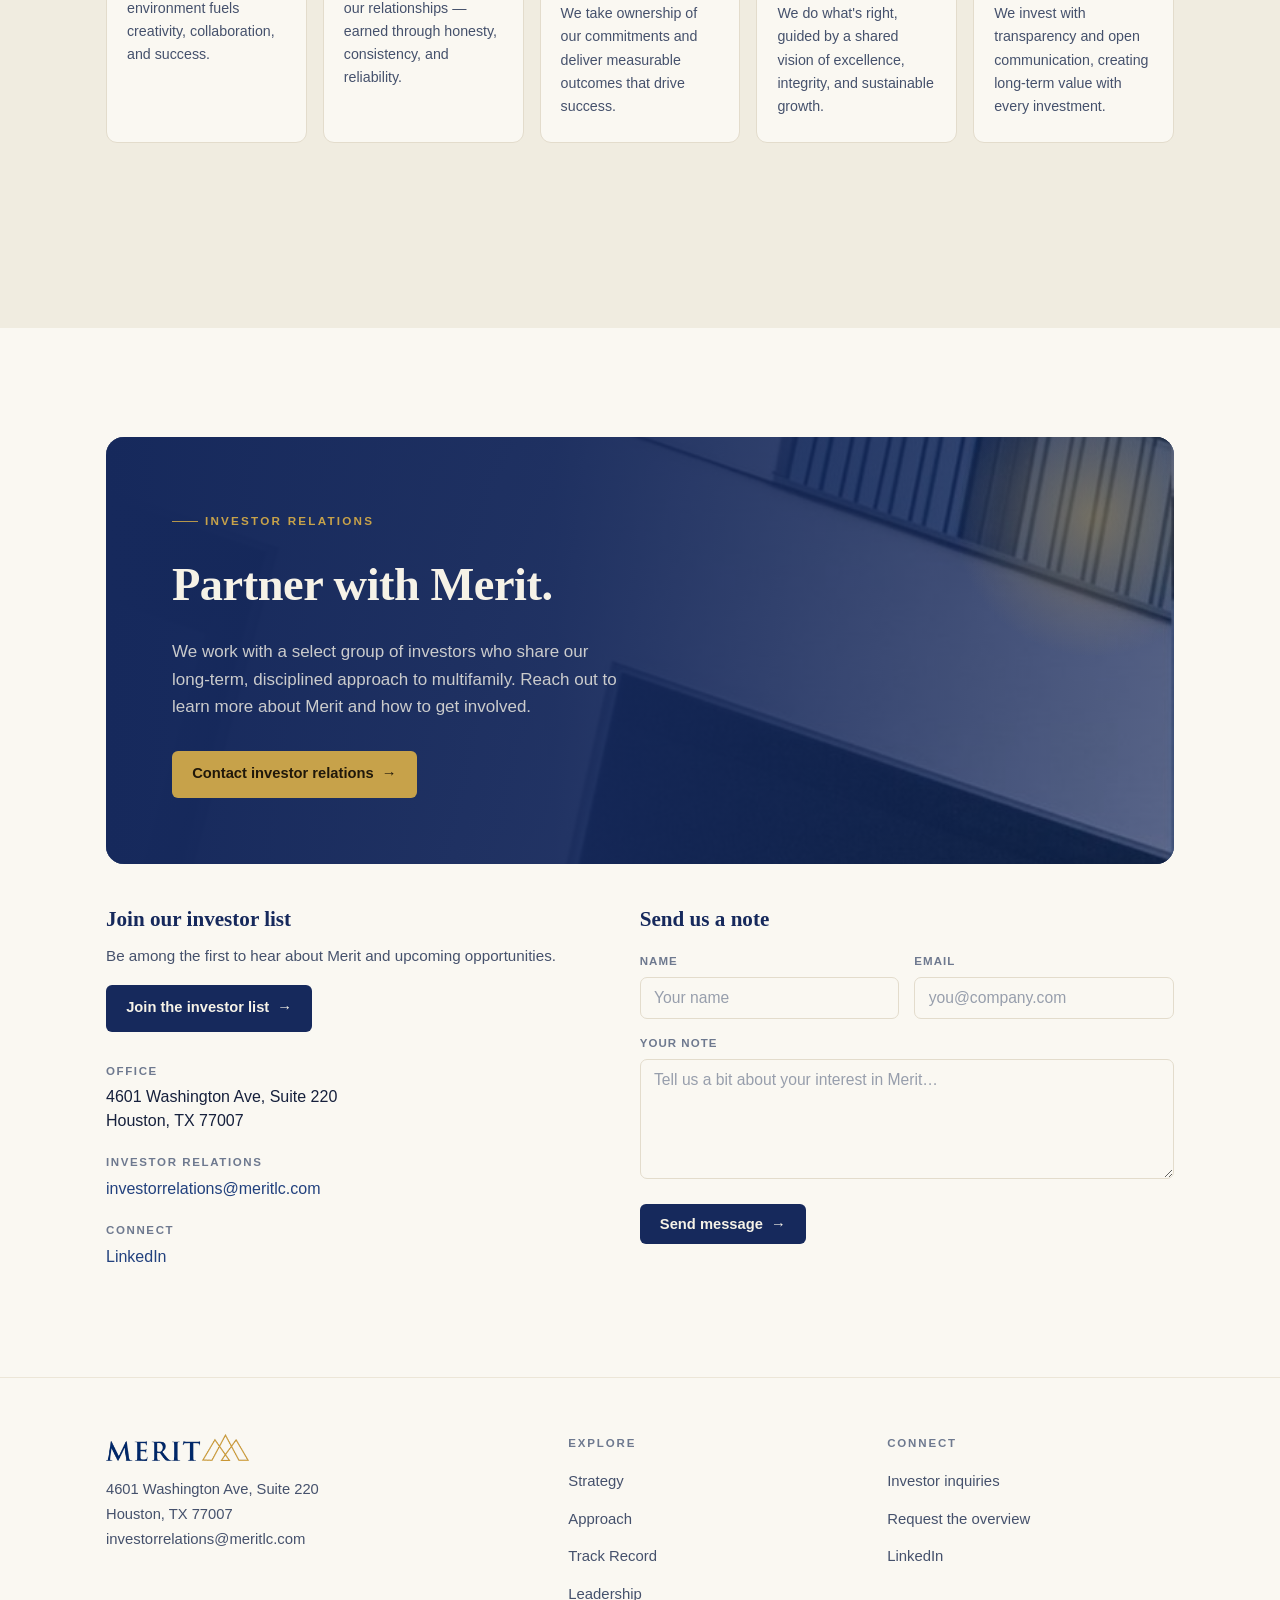
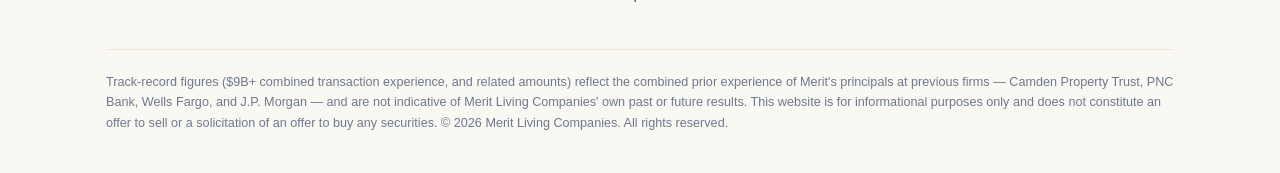
<file: meritlc/index.html>
<!doctype html>
<html lang="en">
<head>
<meta charset="utf-8">
<meta name="viewport" content="width=device-width, initial-scale=1">
<meta name="description" content="Merit Living Companies — a Houston-based multifamily investment firm acquiring apartment communities across Texas and select Sunbelt markets.">
<title>Merit Living Companies — Multifamily Investment</title>
<style>
  :root {
    --bg:        #FAF8F2;   /* warm ivory */
    --bg-panel:  #F0ECE0;   /* soft sand */
    --bg-deep:   #0E1A3A;   /* deep navy */
    --bg-deep2:  #0A1430;   /* darker navy */
    --ink:       #16203C;   /* navy-black */
    --ink-soft:  #45516C;
    --ink-mute:  #6E798F;
    --line:      #E3DCCC;
    --line-soft: #ECE6D8;
    --brand:     #16295C;   /* navy */
    --brand-2:   #22417E;   /* lighter navy */
    --accent:    #9C7628;   /* deep gold — readable small text on light */
    --accent-br: #C7A24A;   /* logo gold — decorative / large / on navy */
    --on-brand:  #F6F2E7;
    --on-deep-mute: #A9B4CC;
    --shadow:    0 1px 2px rgba(15,26,58,.05), 0 14px 34px -14px rgba(15,26,58,.18);
    --maxw: 1180px;
    --serif: "Iowan Old Style", "Palatino Linotype", Palatino, "Book Antiqua", Georgia, "Times New Roman", serif;
    --sans: ui-sans-serif, -apple-system, BlinkMacSystemFont, "Segoe UI", Roboto, "Helvetica Neue", Arial, sans-serif;
  }
  @media (prefers-color-scheme: dark) {
    :root {
      --bg:        #0B1430;
      --bg-panel:  #111E44;
      --bg-deep:   #070E24;
      --bg-deep2:  #05091B;
      --ink:       #EAEDF5;
      --ink-soft:  #BAC3D8;
      --ink-mute:  #8794AF;
      --line:      #22315A;
      --line-soft: #1A2748;
      --brand:     #4E6FB0;
      --brand-2:   #6E8CC6;
      --accent:    #D8BC77;
      --accent-br: #C7A24A;
      --on-brand:  #EAEDF5;
      --on-deep-mute: #A9B4CC;
      --shadow:    0 1px 2px rgba(0,0,0,.35), 0 20px 44px -18px rgba(0,0,0,.6);
    }
  }
  :root[data-theme="light"] {
    --bg:#FAF8F2; --bg-panel:#F0ECE0; --bg-deep:#0E1A3A; --bg-deep2:#0A1430; --ink:#16203C; --ink-soft:#45516C;
    --ink-mute:#6E798F; --line:#E3DCCC; --line-soft:#ECE6D8; --brand:#16295C; --brand-2:#22417E;
    --accent:#9C7628; --accent-br:#C7A24A; --on-brand:#F6F2E7; --on-deep-mute:#A9B4CC;
    --shadow:0 1px 2px rgba(15,26,58,.05), 0 14px 34px -14px rgba(15,26,58,.18);
  }
  :root[data-theme="dark"] {
    --bg:#0B1430; --bg-panel:#111E44; --bg-deep:#070E24; --bg-deep2:#05091B; --ink:#EAEDF5; --ink-soft:#BAC3D8;
    --ink-mute:#8794AF; --line:#22315A; --line-soft:#1A2748; --brand:#4E6FB0; --brand-2:#6E8CC6;
    --accent:#D8BC77; --accent-br:#C7A24A; --on-brand:#EAEDF5; --on-deep-mute:#A9B4CC;
    --shadow:0 1px 2px rgba(0,0,0,.35), 0 20px 44px -18px rgba(0,0,0,.6);
  }

  * { box-sizing: border-box; }
  html { scroll-behavior: smooth; }
  @media (prefers-reduced-motion: reduce) { html { scroll-behavior: auto; } }
  body { margin:0; background:var(--bg); color:var(--ink); font-family:var(--sans); font-size:17px; line-height:1.62; -webkit-font-smoothing:antialiased; text-rendering:optimizeLegibility; }
  .wrap { max-width:var(--maxw); margin:0 auto; padding:0 clamp(20px,5vw,56px); }
  h1,h2,h3 { font-family:var(--serif); font-weight:600; letter-spacing:-.01em; text-wrap:balance; margin:0; }
  p { margin:0; }
  a { color:inherit; }
  .eyebrow { font-family:var(--sans); font-size:.73rem; font-weight:700; letter-spacing:.19em; text-transform:uppercase; color:var(--accent); display:inline-flex; align-items:center; gap:.6em; }
  .eyebrow::before { content:""; width:26px; height:1px; background:var(--accent-br); opacity:.9; }

  /* Logo */
  .logo { display:flex; align-items:center; gap:11px; text-decoration:none; color:var(--ink); }
  .logo svg { display:block; flex:none; }
  .logo .word { font-family:var(--serif); font-weight:600; font-size:1.34rem; letter-spacing:.14em; line-height:1; color:var(--brand); }
  .logo .sub { display:block; font-family:var(--sans); font-size:.55rem; letter-spacing:.34em; text-transform:uppercase; color:var(--ink-mute); margin-top:5px; font-weight:700; }
  :root[data-theme="dark"] .logo .word, @media (prefers-color-scheme: dark){ .logo .word{ color:var(--ink);} }

  /* Header */
  header.site { position:sticky; top:0; z-index:50; background:color-mix(in srgb, var(--bg) 88%, transparent); backdrop-filter:saturate(1.3) blur(10px); border-bottom:1px solid var(--line-soft); }
  .nav { display:flex; align-items:center; justify-content:space-between; gap:24px; height:76px; }
  .nav-links { display:flex; align-items:center; gap:28px; }
  .nav-links a { text-decoration:none; color:var(--ink-soft); font-size:.92rem; font-weight:500; position:relative; }
  .nav-links a::after { content:""; position:absolute; left:0; bottom:-6px; height:2px; width:0; background:var(--accent-br); transition:width .25s ease; }
  .nav-links a:hover { color:var(--ink); } .nav-links a:hover::after { width:100%; }
  .nav-cta { display:flex; align-items:center; gap:12px; }
  .btn { display:inline-flex; align-items:center; gap:.55em; cursor:pointer; font-family:var(--sans); font-size:.92rem; font-weight:600; padding:.72em 1.3em; border-radius:6px; text-decoration:none; border:1px solid transparent; transition:transform .15s ease, background .2s ease, box-shadow .2s ease, color .2s; white-space:nowrap; }
  .btn:active { transform:translateY(1px); }
  .btn-primary { background:var(--brand); color:var(--on-brand); }
  .btn-primary:hover { background:var(--brand-2); box-shadow:0 8px 20px -10px var(--brand); }
  .btn-ghost { border-color:var(--line); color:var(--ink); background:transparent; }
  .btn-ghost:hover { border-color:var(--brand); color:var(--brand-2); }
  .btn .arw { transition:transform .2s ease; } .btn:hover .arw { transform:translateX(3px); }
  .theme-toggle { width:38px; height:38px; border-radius:6px; border:1px solid var(--line); background:transparent; color:var(--ink-soft); cursor:pointer; display:grid; place-items:center; }
  .theme-toggle:hover { border-color:var(--brand); color:var(--brand-2); }
  @media (max-width:940px){ .nav-links{ display:none; } }

  /* Hero */
  .hero { position:relative; overflow:hidden; }
  .hero .wrap { display:grid; grid-template-columns:1.12fr .88fr; gap:clamp(28px,5vw,60px); align-items:center; padding-top:clamp(46px,6.5vw,92px); padding-bottom:clamp(46px,6.5vw,88px); }
  .hero h1 { font-size:clamp(2.5rem,5.6vw,4.35rem); line-height:1.03; margin-top:22px; color:var(--brand); }
  .hero h1 .g { color:var(--accent-br); font-style:italic; }
  :root[data-theme="dark"] .hero h1, @media (prefers-color-scheme: dark){ .hero h1{ color:var(--ink);} }
  .hero-lede { color:var(--ink-soft); font-size:1.12rem; max-width:40ch; margin-top:24px; }
  .hero-pos { margin-top:22px; font-family:var(--serif); font-style:italic; font-size:1.16rem; color:var(--ink); border-left:3px solid var(--accent-br); padding-left:16px; max-width:38ch; }
  .hero-cta { display:flex; flex-wrap:wrap; gap:14px; margin-top:32px; }
  .hero-meta { margin-top:34px; display:flex; gap:28px; flex-wrap:wrap; color:var(--ink-mute); font-size:.8rem; letter-spacing:.05em; text-transform:uppercase; font-weight:600; }
  .hero-meta b { color:var(--ink); }

  /* Mountain hero panel */
  .range { position:relative; aspect-ratio:4/5; border-radius:14px; overflow:hidden; box-shadow:var(--shadow); border:1px solid color-mix(in srgb, var(--brand) 30%, var(--line)); }
  .range .range-photo { position:absolute; inset:0; width:100%; height:100%; object-fit:cover; display:block; }
  .range .range-veil { position:absolute; inset:0; background:linear-gradient(180deg, color-mix(in srgb, var(--bg-deep) 12%, transparent) 0%, transparent 38%, color-mix(in srgb, var(--bg-deep) 50%, transparent) 100%); pointer-events:none; }
  .range svg { width:74%; height:auto; }
  .range .glow { position:absolute; width:60%; height:60%; top:8%; left:20%; background:radial-gradient(circle at center, color-mix(in srgb, var(--accent-br) 26%, transparent), transparent 62%); filter:blur(6px); }
  .range .cap { position:absolute; left:0; right:0; bottom:20px; text-align:center; color:var(--on-deep-mute); font-family:var(--sans); font-size:.66rem; letter-spacing:.28em; text-transform:uppercase; }
  @media (max-width:860px){ .hero .wrap{ grid-template-columns:1fr; } .range{ max-width:360px; } }

  /* Track record band */
  .track { background:var(--bg-deep); color:var(--on-brand); }
  .track .wrap { padding:clamp(48px,6vw,74px) clamp(20px,5vw,56px); }
  .track .eyebrow { color:var(--accent-br); } .track .eyebrow::before{ background:var(--accent-br); }
  .track-top { display:grid; grid-template-columns:1fr 1.25fr; gap:clamp(24px,5vw,54px); align-items:end; }
  .track-hero .big { font-family:var(--serif); font-size:clamp(3.2rem,7vw,5rem); font-weight:600; color:var(--accent-br); line-height:.95; font-variant-numeric:tabular-nums; margin-top:14px; }
  .track-hero .lbl { color:var(--on-brand); font-size:.82rem; letter-spacing:.16em; text-transform:uppercase; font-weight:700; margin-top:8px; }
  .track-hero p { color:var(--on-deep-mute); font-size:.96rem; margin-top:16px; max-width:44ch; }
  .track-grid { display:grid; grid-template-columns:repeat(2,1fr); gap:1px; background:color-mix(in srgb, var(--on-brand) 14%, transparent); border-radius:12px; overflow:hidden; }
  .track-grid .c { background:var(--bg-deep); padding:24px 26px; }
  .track-grid .n { font-family:var(--serif); font-size:1.9rem; font-weight:600; color:var(--on-brand); font-variant-numeric:tabular-nums; }
  .track-grid .t { color:var(--on-deep-mute); font-size:.82rem; letter-spacing:.05em; margin-top:6px; text-transform:uppercase; font-weight:600; }
  @media (max-width:820px){ .track-top{ grid-template-columns:1fr; align-items:start; } }
  @media (max-width:520px){ .track-grid{ grid-template-columns:1fr; } }

  section { padding:clamp(62px,8.5vw,112px) 0; }
  .sec-head { max-width:62ch; }
  .sec-head h2 { font-size:clamp(1.9rem,3.7vw,2.85rem); line-height:1.09; margin-top:16px; }
  .sec-head .lede { color:var(--ink-soft); margin-top:18px; font-size:1.08rem; max-width:60ch; }

  /* Cards grid (Why Now) */
  .grid4 { margin-top:52px; display:grid; grid-template-columns:repeat(4,1fr); gap:20px; }
  .card { background:var(--bg); border:1px solid var(--line); border-radius:11px; padding:26px 22px 26px; transition:transform .2s ease, box-shadow .2s ease, border-color .2s ease; }
  .card:hover { transform:translateY(-4px); box-shadow:var(--shadow); border-color:color-mix(in srgb, var(--accent-br) 55%, var(--line)); }
  .card .k { font-family:var(--serif); font-size:1.34rem; font-weight:600; color:var(--brand); }
  :root[data-theme="dark"] .card .k, @media (prefers-color-scheme: dark){ .card .k{ color:var(--ink);} }
  .card h3 { font-size:1.02rem; margin-top:4px; color:var(--accent); font-family:var(--sans); letter-spacing:.02em; }
  .card p { color:var(--ink-soft); font-size:.93rem; margin-top:10px; }
  @media (max-width:920px){ .grid4{ grid-template-columns:repeat(2,1fr); } }
  @media (max-width:520px){ .grid4{ grid-template-columns:1fr; } }
  .callout { margin-top:26px; background:var(--bg-panel); border:1px solid var(--line); border-left:4px solid var(--accent-br); border-radius:8px; padding:20px 24px; font-family:var(--serif); font-size:1.12rem; font-style:italic; color:var(--ink); }

  /* Buckets */
  .buckets { margin-top:52px; display:grid; grid-template-columns:1fr 1fr; gap:22px; }
  .bucket { border:1px solid var(--line); border-radius:14px; overflow:hidden; background:var(--bg); }
  .bucket .top { padding:26px 28px 22px; border-bottom:1px solid var(--line-soft); }
  .bucket .no { font-size:.72rem; letter-spacing:.2em; text-transform:uppercase; color:var(--accent); font-weight:700; }
  .bucket h3 { font-size:1.6rem; margin-top:8px; color:var(--brand); }
  :root[data-theme="dark"] .bucket h3, @media (prefers-color-scheme: dark){ .bucket h3{ color:var(--ink);} }
  .bucket .desc { color:var(--ink-soft); margin-top:8px; font-size:.96rem; }
  .bucket dl { margin:0; padding:20px 28px; display:grid; grid-template-columns:auto 1fr; gap:0; }
  .bucket dl > div { display:contents; }
  .bucket dt { color:var(--ink-mute); font-size:.72rem; letter-spacing:.13em; text-transform:uppercase; font-weight:700; padding:11px 0; border-top:1px solid var(--line-soft); align-self:center; }
  .bucket dd { margin:0; text-align:right; font-weight:600; color:var(--ink); padding:11px 0; border-top:1px solid var(--line-soft); font-size:.96rem; }
  .bucket dl > div:first-child dt, .bucket dl > div:first-child dd { border-top:none; }
  .bucket .foot { padding:18px 28px 24px; color:var(--ink-soft); font-size:.92rem; background:var(--bg-panel); border-top:1px solid var(--line-soft); }
  @media (max-width:760px){ .buckets{ grid-template-columns:1fr; } }

  /* Sunbelt */
  .sunbelt { background:var(--bg-panel); }
  .sunbelt .stat-lead { font-family:var(--serif); font-size:clamp(1.5rem,3vw,2.1rem); color:var(--ink); margin-top:18px; max-width:24ch; }
  .sunbelt .stat-lead b { color:var(--accent-br); }
  .grid4.tight { margin-top:40px; }
  .sb { padding:22px 0; border-top:1px solid var(--line); }
  .sb h3 { font-size:.86rem; letter-spacing:.11em; text-transform:uppercase; color:var(--accent); font-family:var(--sans); }
  .sb p { color:var(--ink-soft); font-size:.93rem; margin-top:9px; }

  /* Why Merit (dark) */
  .why { background:var(--bg-deep); color:var(--on-brand); }
  .why .eyebrow { color:var(--accent-br); } .why .eyebrow::before{ background:var(--accent-br); }
  .why .sec-head h2 { color:var(--on-brand); } .why .sec-head .lede { color:var(--on-deep-mute); }
  .why-grid { margin-top:50px; display:grid; grid-template-columns:repeat(2,1fr); gap:2px; background:color-mix(in srgb, var(--on-brand) 13%, transparent); border-radius:14px; overflow:hidden; }
  .why-grid .w { background:var(--bg-deep); padding:32px 30px; display:flex; gap:20px; }
  .why-grid .num { font-family:var(--serif); font-size:1.15rem; color:var(--accent-br); font-variant-numeric:tabular-nums; padding-top:2px; min-width:2.4ch; }
  .why-grid h3 { color:var(--on-brand); font-size:1.22rem; }
  .why-grid p { color:var(--on-deep-mute); font-size:.95rem; margin-top:9px; }
  @media (max-width:720px){ .why-grid{ grid-template-columns:1fr; } }

  /* Leadership */
  .leaders { margin-top:50px; display:grid; grid-template-columns:repeat(3,1fr); gap:22px; }
  .leader { border:1px solid var(--line); border-radius:14px; padding:30px 30px 32px; background:var(--bg); }
  .leader .nm { font-family:var(--serif); font-size:1.5rem; font-weight:600; color:var(--brand); }
  :root[data-theme="dark"] .leader .nm, @media (prefers-color-scheme: dark){ .leader .nm{ color:var(--ink);} }
  .leader .role { color:var(--accent); font-weight:600; font-size:.92rem; margin-top:3px; }
  .leader .prior { color:var(--ink-mute); font-size:.72rem; letter-spacing:.13em; text-transform:uppercase; font-weight:700; margin-top:14px; }
  .leader .bio { color:var(--ink-soft); font-size:.95rem; margin-top:12px; }
  @media (max-width:980px){ .leaders{ grid-template-columns:1fr; max-width:640px; } }
  .advisory { margin-top:36px; border-top:1px solid var(--line); padding-top:28px; }
  .advisory .h { font-size:.76rem; letter-spacing:.16em; text-transform:uppercase; color:var(--ink-mute); font-weight:700; }
  .advisory .adv-intro { color:var(--ink-soft); font-size:.98rem; margin:10px 0 4px; max-width:62ch; }
  .advisory .adv-nda { color:var(--ink-mute); font-size:.82rem; font-style:italic; margin-top:20px; }
  .adv-grid { margin-top:16px; display:grid; grid-template-columns:repeat(2,1fr); gap:18px; }
  .adv { display:flex; flex-direction:column; }
  .adv .an { font-family:var(--serif); font-size:1.16rem; color:var(--ink); font-weight:600; }
  .adv .ar { color:var(--ink-soft); font-size:.92rem; margin-top:3px; }
  @media (max-width:560px){ .adv-grid{ grid-template-columns:1fr; } }

  /* Values */
  .values { background:var(--bg-panel); }
  .values .wrap { padding:clamp(52px,6vw,84px) clamp(20px,5vw,56px); }
  .val-grid { margin-top:44px; display:grid; grid-template-columns:repeat(5,1fr); gap:16px; }
  .vcard { background:var(--bg); border:1px solid var(--line); border-radius:11px; padding:24px 20px; }
  .vcard .vn { font-family:var(--serif); font-size:1.1rem; font-weight:600; color:var(--brand); }
  :root[data-theme="dark"] .vcard .vn { color:var(--ink); }
  @media (prefers-color-scheme: dark){ .vcard .vn{ color:var(--ink);} }
  .vcard p { color:var(--ink-soft); font-size:.89rem; margin-top:10px; }
  @media (max-width:960px){ .val-grid{ grid-template-columns:repeat(2,1fr); } }
  @media (max-width:560px){ .val-grid{ grid-template-columns:1fr; } }

  /* CTA */
  .cta-sec .wrap { }
  .cta { background:var(--brand); color:var(--on-brand); border-radius:18px; padding:clamp(40px,6vw,66px); position:relative; overflow:hidden; }
  .cta::after { content:""; position:absolute; right:-70px; top:-70px; width:300px; height:300px; border-radius:50%; background:radial-gradient(circle at center, color-mix(in srgb, var(--accent-br) 42%, transparent), transparent 66%); pointer-events:none; }
  .cta .eyebrow { color:var(--accent-br); } .cta .eyebrow::before{ background:var(--accent-br); }
  .cta h2 { color:var(--on-brand); font-size:clamp(1.9rem,3.9vw,2.9rem); margin-top:16px; max-width:18ch; }
  .cta p { color:color-mix(in srgb, var(--on-brand) 80%, transparent); margin-top:16px; max-width:48ch; position:relative; }
  .cta .hero-cta { margin-top:30px; }
  .cta .addr { margin-top:26px; color:color-mix(in srgb, var(--on-brand) 66%, transparent); font-size:.9rem; letter-spacing:.04em; position:relative; }
  .cta .btn-primary { background:var(--accent-br); color:#20180a; } .cta .btn-primary:hover { background:#d8b45e; }
  .cta .btn-ghost { border-color:color-mix(in srgb, var(--on-brand) 40%, transparent); color:var(--on-brand); } .cta .btn-ghost:hover { border-color:var(--on-brand); }

  /* Footer */
  footer.site { border-top:1px solid var(--line-soft); padding:56px 0 40px; color:var(--ink-mute); }
  .foot { display:grid; grid-template-columns:1.5fr 1fr 1fr; gap:32px; }
  .foot .addr { font-size:.92rem; color:var(--ink-soft); line-height:1.7; margin-top:16px; }
  .foot h4 { font-family:var(--sans); font-size:.72rem; letter-spacing:.16em; text-transform:uppercase; color:var(--ink-mute); margin:0 0 14px; }
  .foot ul { list-style:none; margin:0; padding:0; display:flex; flex-direction:column; gap:10px; }
  .foot a { text-decoration:none; color:var(--ink-soft); font-size:.93rem; } .foot a:hover { color:var(--brand-2); }
  .legal { margin-top:42px; padding-top:22px; border-top:1px solid var(--line-soft); font-size:.79rem; color:var(--ink-mute); line-height:1.6; max-width:none; }
  @media (max-width:720px){ .foot{ grid-template-columns:1fr 1fr; } .foot .about{ grid-column:1/-1; } }

  /* Risk approach */
  .risk-cats { margin-top:30px; display:flex; flex-wrap:wrap; gap:10px; }
  .risk-cats span { font-size:.74rem; letter-spacing:.14em; text-transform:uppercase; font-weight:700; color:var(--brand); border:1px solid var(--line); border-radius:999px; padding:.5em 1.1em; background:var(--bg-panel); }
  :root[data-theme="dark"] .risk-cats span { color:var(--ink); }
  @media (prefers-color-scheme: dark){ .risk-cats span{ color:var(--ink);} }
  .risk-list { margin:36px 0 0; padding:0; display:grid; grid-template-columns:repeat(2,1fr); gap:0 44px; }
  .risk-list li { list-style:none; display:flex; gap:13px; align-items:flex-start; color:var(--ink-soft); font-size:.98rem; padding:14px 0; border-top:1px solid var(--line-soft); }
  .risk-list li::before { content:""; flex:none; width:8px; height:8px; margin-top:7px; background:var(--accent-br); transform:rotate(45deg); }
  @media (max-width:640px){ .risk-list{ grid-template-columns:1fr; } }

  /* Contact form */
  .contact-grid { margin-top:38px; display:grid; grid-template-columns:1fr 1.1fr; gap:clamp(24px,4vw,48px); align-items:start; }
  .contact-info .det { margin-top:20px; }
  .contact-info .det .l { font-size:.72rem; letter-spacing:.14em; text-transform:uppercase; color:var(--ink-mute); font-weight:700; }
  .contact-info .det .v { font-size:1rem; color:var(--ink); margin-top:5px; line-height:1.5; }
  .contact-info .det a { color:var(--brand-2); text-decoration:none; }
  .contact-info .det a:hover { text-decoration:underline; }
  form.cform { display:grid; gap:15px; }
  .cform .row2 { display:grid; grid-template-columns:1fr 1fr; gap:15px; }
  .cform label { display:block; font-size:.72rem; letter-spacing:.09em; text-transform:uppercase; color:var(--ink-mute); font-weight:700; margin-bottom:6px; }
  .cform input, .cform textarea { width:100%; font-family:var(--sans); font-size:.98rem; color:var(--ink); background:var(--bg); border:1px solid var(--line); border-radius:7px; padding:.72em .85em; transition:border-color .2s, box-shadow .2s; }
  .cform input::placeholder, .cform textarea::placeholder { color:var(--ink-mute); opacity:.7; }
  .cform input:focus, .cform textarea:focus { outline:none; border-color:var(--brand); box-shadow:0 0 0 3px color-mix(in srgb, var(--brand) 18%, transparent); }
  .cform textarea { min-height:120px; resize:vertical; }
  .cform .actions { display:flex; align-items:center; gap:16px; flex-wrap:wrap; margin-top:2px; }
  .cform .note { font-size:.84rem; color:var(--ink-mute); }
  .cform .note a { color:var(--brand-2); text-decoration:none; }
  @media (max-width:720px){ .contact-grid{ grid-template-columns:1fr; } .cform .row2{ grid-template-columns:1fr; } }

  /* Strategy — visual */
  .buckets { position:relative; }
  .bucket { position:relative; }
  .bucket::before { content:""; position:absolute; top:0; left:0; right:0; height:3px; background:linear-gradient(90deg, var(--accent-br), color-mix(in srgb, var(--accent-br) 25%, transparent)); z-index:1; }
  .bucket .top { display:flex; align-items:flex-start; gap:15px; }
  .bucket .top .ic { flex:none; width:46px; height:46px; border-radius:10px; display:grid; place-items:center; background:color-mix(in srgb, var(--brand) 10%, transparent); color:var(--brand-2); margin-top:3px; }
  .plat { display:flex; flex-direction:column; align-items:center; text-align:center; margin:6px 0 32px; }
  .plat svg { width:56px; height:auto; }
  .plat .t { font-size:.72rem; letter-spacing:.2em; text-transform:uppercase; color:var(--accent); font-weight:700; margin-top:14px; }
  .plat .s { font-family:var(--serif); font-size:1.16rem; color:var(--ink); margin-top:5px; max-width:34ch; }
  .thesis-band { margin-top:22px; display:flex; align-items:center; gap:20px; background:var(--bg-deep); color:var(--on-brand); border-radius:12px; padding:24px 30px; }
  .thesis-band svg { flex:none; width:42px; height:auto; }
  .thesis-band p { font-family:var(--serif); font-size:1.16rem; line-height:1.4; }
  .thesis-band b { color:var(--accent-br); font-weight:600; font-style:italic; }
  @media (max-width:560px){ .thesis-band{ flex-direction:column; text-align:center; gap:14px; } }
  /* Data-driven approach */
  .tiers { margin-top:48px; display:grid; grid-template-columns:1fr auto 1fr auto 1fr; gap:14px; align-items:stretch; }
  .tier { background:var(--bg-panel); border:1px solid var(--line); border-radius:12px; padding:26px 24px; }
  .tier .lvl { font-family:var(--serif); font-size:1rem; color:var(--accent); font-weight:600; }
  .tier h3 { font-size:1.3rem; margin-top:5px; color:var(--brand); }
  :root[data-theme="dark"] .tier h3 { color:var(--ink); }
  @media (prefers-color-scheme: dark){ .tier h3{ color:var(--ink);} }
  .tier p { color:var(--ink-soft); font-size:.93rem; margin-top:10px; }
  .tier-arrow { align-self:center; color:var(--accent-br); font-size:1.5rem; font-weight:700; line-height:1; }
  @media (max-width:820px){ .tiers{ grid-template-columns:1fr; } .tier-arrow{ transform:rotate(90deg); justify-self:center; } }
  .weighs { margin-top:28px; display:flex; align-items:center; gap:16px; flex-wrap:wrap; }
  .weighs .wlabel { font-size:.72rem; letter-spacing:.16em; text-transform:uppercase; color:var(--ink-mute); font-weight:700; }
  .weighs .chips { display:flex; gap:10px; flex-wrap:wrap; }
  .weighs .chips span { font-size:.86rem; font-weight:600; color:var(--brand); border:1px solid var(--line); border-radius:999px; padding:.5em 1em; background:var(--bg-panel); }
  :root[data-theme="dark"] .weighs .chips span { color:var(--ink); }
  @media (prefers-color-scheme: dark){ .weighs .chips span{ color:var(--ink);} }
  /* Name-meaning aside */
  .namemeaning { margin-top:28px; max-width:62ch; background:var(--bg); border:1px solid var(--line); border-left:4px solid var(--accent-br); border-radius:10px; padding:22px 26px; }
  .namemeaning .nm-h { font-family:var(--serif); font-size:1.16rem; font-weight:600; color:var(--brand); }
  :root[data-theme="dark"] .namemeaning .nm-h { color:var(--ink); }
  @media (prefers-color-scheme: dark){ .namemeaning .nm-h{ color:var(--ink);} }
  .namemeaning p { color:var(--ink-soft); font-size:.97rem; margin-top:10px; }
  .namemeaning em { font-style:italic; color:var(--accent); }
  .namemeaning b { color:var(--ink); font-weight:600; }
  .leader .avatar { width:66px; height:66px; border-radius:50%; display:grid; place-items:center; font-family:var(--serif); font-size:1.34rem; font-weight:600; letter-spacing:.02em; color:var(--accent-br); background:var(--bg-deep); border:1px solid color-mix(in srgb, var(--accent-br) 35%, transparent); margin-bottom:16px; overflow:hidden; }
  .leader .avatar img { width:100%; height:100%; object-fit:cover; }
  /* Sunbelt map */
  .sbmap-wrap { margin-top:40px; }
  .sbmap-wrap .cap { text-align:center; }
  .sbmap-wrap .cap .e { font-size:.72rem; letter-spacing:.19em; text-transform:uppercase; color:var(--accent); font-weight:700; }
  .sbmap-wrap .cap .s { color:var(--ink); font-family:var(--serif); font-size:1.15rem; margin-top:8px; }
  .sbmap { display:block; width:100%; max-width:600px; height:auto; margin:24px auto 0; }
  .sbmap .us-other { fill:color-mix(in srgb, var(--ink) 7%, transparent); stroke:color-mix(in srgb, var(--ink) 24%, transparent); stroke-width:.6; }
  .sbmap .us-sun { fill:color-mix(in srgb, var(--accent-br) 34%, transparent); stroke:color-mix(in srgb, var(--accent-br) 62%, transparent); stroke-width:.7; }
  .sbmap .us-tx { fill:color-mix(in srgb, var(--accent-br) 66%, transparent); stroke:var(--accent); stroke-width:1.1; }
  .sbmap .us-pin { fill:var(--accent-br); stroke:var(--brand); stroke-width:1.3; }
  .sbmap .us-hq { fill:none; stroke:var(--accent); stroke-width:1.5; opacity:.85; }
  .sbmap .us-lab { fill:var(--ink); font:700 12px var(--sans); }
  .sbmap-legend { display:flex; gap:22px; justify-content:center; margin-top:20px; color:var(--on-deep-mute); font-size:.76rem; font-weight:600; letter-spacing:.03em; }
  .sbmap-legend .k { display:inline-flex; align-items:center; gap:8px; }
  .sbmap-legend .sw { width:13px; height:13px; border-radius:3px; }
  .metros { margin-top:22px; display:flex; gap:9px; flex-wrap:wrap; justify-content:center; }
  .metros span { color:var(--on-brand); border:1px solid color-mix(in srgb, var(--accent-br) 32%, transparent); border-radius:999px; padding:.44em 1em; font-size:.8rem; font-weight:600; }
  /* Scatter viz */
  .viz { margin-top:44px; }
  .scatter { display:block; width:100%; max-width:680px; height:auto; margin:0 auto; }
  .sc-grid { stroke:var(--line); stroke-width:1; }
  .sc-axis { stroke:var(--ink-mute); stroke-width:1.5; }
  .sc-axf { fill:var(--ink-mute); }
  .sc-lab { fill:var(--ink-mute); font:700 11px var(--sans); letter-spacing:.12em; text-transform:uppercase; }
  .sc-zlab { fill:var(--accent); font:700 10px var(--sans); letter-spacing:.14em; text-transform:uppercase; }
  .sc-field { fill:color-mix(in srgb, var(--brand-2) 60%, transparent); }
  .sc-target { fill:var(--accent-br); }
  .sc-zone { fill:color-mix(in srgb, var(--accent-br) 12%, transparent); stroke:var(--accent-br); stroke-width:1.2; stroke-dasharray:5 4; }
  /* Contact band photo + investor list */
  .cta .cta-photo { position:absolute; inset:0; width:100%; height:100%; object-fit:cover; object-position:center 28%; }
  .cta .cta-veil { position:absolute; inset:0; background:linear-gradient(90deg, var(--brand) 0%, color-mix(in srgb, var(--brand) 92%, transparent) 42%, color-mix(in srgb, var(--brand) 52%, transparent) 100%); }
  .cta .cta-body { position:relative; z-index:2; }
  .ci-h { font-family:var(--serif); font-size:1.32rem; font-weight:600; color:var(--brand); }
  :root[data-theme="dark"] .ci-h { color:var(--ink); }
  @media (prefers-color-scheme: dark){ .ci-h{ color:var(--ink);} }
  .ilist { margin-bottom:30px; }
  .ilist .ci-sub { color:var(--ink-soft); font-size:.95rem; margin-top:8px; }
  .ilist-form { display:flex; gap:10px; margin-top:14px; max-width:440px; }
  .ilist-form input { flex:1; font-family:var(--sans); font-size:.98rem; color:var(--ink); background:var(--bg); border:1px solid var(--line); border-radius:7px; padding:.72em .85em; }
  .ilist-form input:focus { outline:none; border-color:var(--brand); box-shadow:0 0 0 3px color-mix(in srgb, var(--brand) 18%, transparent); }
  .ilist-form .btn { white-space:nowrap; }
  .ilist-btn { margin-top:16px; }
  .cform-wrap .ci-h { margin-bottom:16px; }
  .logo-img { height:32px; width:auto; display:block; }
  footer.site .logo-img { height:27px; }
  .range .brandmark { width:66%; height:auto; filter:drop-shadow(0 8px 26px rgba(0,0,0,.4)); }
  .reveal { opacity:0; transform:translateY(18px); transition:opacity .7s ease, transform .7s ease; }
  .reveal.in { opacity:1; transform:none; }
  @media (prefers-reduced-motion: reduce){ .reveal{ opacity:1; transform:none; transition:none; } }
</style>
</head>
<body>


<header class="site">
  <div class="wrap nav">
    <a class="logo" href="#top" aria-label="Merit Living Companies home"><img class="logo-img" src="[data-uri]" alt="Merit Living Companies"></a>
    <nav class="nav-links" aria-label="Primary">
      <a href="#strategy">Strategy</a>
      <a href="#data">Approach</a>
      <a href="#track">Track Record</a>
      <a href="#story">Our Story</a>
      <a href="#leadership">Leadership</a>
      <a href="#contact">Contact</a>
    </nav>
    <div class="nav-cta">
      <button class="theme-toggle" id="themeBtn" aria-label="Toggle light or dark theme" title="Toggle theme">
        <svg width="17" height="17" viewBox="0 0 24 24" fill="none" stroke="currentColor" stroke-width="2" stroke-linecap="round"><circle cx="12" cy="12" r="4.2"/><path d="M12 2v2M12 20v2M2 12h2M20 12h2M4.9 4.9l1.4 1.4M17.7 17.7l1.4 1.4M19.1 4.9l-1.4 1.4M6.3 17.7l-1.4 1.4"/></svg>
      </button>
      <a class="btn btn-primary" href="#contact">Investor inquiries <span class="arw">&rarr;</span></a>
    </div>
  </div>
</header>

<a id="top"></a>
<section class="hero">
  <div class="wrap">
    <div class="hero-copy">
      <span class="eyebrow">Houston-Based Multifamily Investment &middot; Texas &amp; Sunbelt</span>
      <h1>Lasting value in the communities where people <span class="g">live and grow.</span></h1>
      <p class="hero-lede">Merit Living Companies is a forward-thinking multifamily investment firm specializing in the acquisition, management, and optimization of apartment communities across Texas and the Sunbelt — creating lasting value for investors while elevating the living experience of the residents we serve.</p>
      <p class="hero-pos">Rooted in partnership, disciplined underwriting, and community-building.</p>
      <div class="hero-cta">
        <a class="btn btn-primary" href="#contact">Partner with Merit <span class="arw">&rarr;</span></a>
        <a class="btn btn-ghost" href="#strategy">Our investment strategy</a>
      </div>
      <div class="hero-meta">
        <span><b>Houston, TX</b> — HQ</span>
        <span><b>Texas &amp; Sunbelt</b> footprint</span>
        <span><b>Principal-led</b> underwriting</span>
      </div>
    </div>
    <div class="range">
      <img class="range-photo" src="[data-uri]" alt="A Merit multifamily community">
      <div class="range-veil"></div>
    </div>
  </div>
</section>

<div class="track" id="track">
  <div class="wrap">
    <span class="eyebrow">Leadership Track Record</span>
    <div class="track-top" style="margin-top:22px;">
      <div class="track-hero">
        <div class="big">$9B+</div>
        <div class="lbl">Combined transaction experience</div>
        <p>A combined investment track record spanning nearly 30 years — executed across the full multifamily lifecycle at Camden Property Trust, PNC Bank, Wells Fargo &amp; J.P. Morgan, with underwriting depth and operator relationships across Merit's target footprint.</p>
      </div>
      <div class="track-grid">
        <div class="c"><div class="n">$3B+</div><div class="t">Multifamily acquisitions</div></div>
        <div class="c"><div class="n">$4B+</div><div class="t">CRE loans originated</div></div>
        <div class="c"><div class="n">$1B</div><div class="t">Ground-up development</div></div>
        <div class="c"><div class="n">$1B</div><div class="t">Dispositions executed</div></div>
      </div>
    </div>
  </div>
</div>

<section id="strategy" style="padding-top:0;">
  <div class="wrap">
    <div class="sec-head reveal">
      <span class="eyebrow">Investment Thesis</span>
      <h2>A dual-bucket strategy across the multifamily opportunity set.</h2>
      <p class="lede">Institutional-sized Class A acquisitions in strong primary-market locations, complemented by smaller Class B value-add deals in secondary and tertiary Sunbelt markets.</p>
    </div>
    <div class="plat reveal">
      <svg viewBox="0 0 100 58" fill="none" aria-hidden="true"><g stroke="#C7A24A" stroke-width="3" stroke-linejoin="miter"><path d="M2 54 L28 8 L54 54 Z"/><path d="M23 54 L50 2 L77 54 Z"/><path d="M46 54 L72 8 L98 54 Z"/></g></svg>
      <div class="t">Two strategies · One platform</div>
      <div class="s">We execute institutional core and value-add from a single platform — rare for a firm this size.</div>
    </div>
    <div class="buckets">
      <div class="bucket reveal">
        <div class="top"><div class="ic"><svg width="22" height="22" viewBox="0 0 24 24" fill="none" stroke="currentColor" stroke-width="1.7" stroke-linecap="round" stroke-linejoin="round"><path d="M3 21h18M4 21V10M20 21V10M4 10l8-5 8 5M8 21v-5M12 21v-5M16 21v-5"/></svg></div><div class="hd"><div class="no">Bucket 01</div><h3>Institutional Core</h3><p class="desc">Class A in strong suburban &amp; select infill locations.</p></div></div>
        <dl>
          <div><dt>Investment</dt><dd>$30M–$75M</dd></div>
          <div><dt>Asset size</dt><dd>150–400 units</dd></div>
          <div><dt>Product</dt><dd>Class A garden &amp; mid-rise</dd></div>
          <div><dt>Markets</dt><dd>Primary TX &amp; Sunbelt MSAs</dd></div>
          <div><dt>Hold</dt><dd>3–7 years</dd></div>
        </dl>
        <div class="foot">Institutional-quality basis at a discount to replacement cost; IRR-driven total return.</div>
      </div>
      <div class="bucket reveal">
        <div class="top"><div class="ic"><svg width="22" height="22" viewBox="0 0 24 24" fill="none" stroke="currentColor" stroke-width="1.7" stroke-linecap="round" stroke-linejoin="round"><path d="M3 17l6-6 4 4 8-8M15 7h6v6"/></svg></div><div class="hd"><div class="no">Bucket 02</div><h3>Yield / Value-Add</h3><p class="desc">Class B in secondary &amp; tertiary markets.</p></div></div>
        <dl>
          <div><dt>Investment</dt><dd>$5M–$30M</dd></div>
          <div><dt>Asset size</dt><dd>100–250 units</dd></div>
          <div><dt>Product</dt><dd>Class B value-add</dd></div>
          <div><dt>Markets</dt><dd>Secondary &amp; tertiary Sunbelt</dd></div>
          <div><dt>Hold</dt><dd>3–7 years</dd></div>
        </dl>
        <div class="foot">Higher yield-on-cost and cash-on-cash returns; operational lift drives NOI growth.</div>
      </div>
    </div>
    <div class="thesis-band reveal">
      <svg viewBox="0 0 100 58" fill="none" aria-hidden="true"><g stroke="#C7A24A" stroke-width="3.4" stroke-linejoin="miter"><path d="M2 54 L28 8 L54 54 Z"/><path d="M23 54 L50 2 L77 54 Z"/><path d="M46 54 L72 8 L98 54 Z"/></g></svg>
      <p>Across both strategies, we target <b>5–20 year vintages at a discount to replacement cost.</b></p>
    </div>
  </div>
</section>

<section class="risk" id="risk" style="padding-top:0;">
  <div class="wrap">
    <div class="sec-head reveal">
      <span class="eyebrow">Disciplined Risk Approach</span>
      <h2>Risk evaluated at every level.</h2>
      <p class="lede">We assess and mitigate risk across four dimensions — market, asset, operational, and start-up — before and throughout every investment.</p>
      <div class="risk-cats">
        <span>Market</span><span>Asset</span><span>Operational</span><span>Start-up</span>
      </div>
    </div>
    <ul class="risk-list reveal">
      <li>Macro and submarket dynamics analysis</li>
      <li>Supply evaluation at every level</li>
      <li>Detailed property-level underwriting</li>
      <li>Appropriately structured capital stack</li>
      <li>Asset-specific business plans</li>
      <li>Transparent LP communication</li>
      <li>Institutional-caliber track record</li>
      <li>Local market depth &amp; relationships</li>
    </ul>
  </div>
</section>

<section class="sunbelt" id="sunbelt">
  <div class="wrap">
    <div class="sec-head reveal">
      <span class="eyebrow">Why the Sunbelt</span>
      <h2>Where the growth is.</h2>
      <p class="stat-lead"><b>~50%</b> of the U.S. population (~335M) — leading the 50 largest MSAs across every key demographic metric.</p>
      <p class="lede">Spanning 18 states across the Southeast and Southwest, the Sunbelt is home to seven of the nation's ten largest cities and countless thriving mid-sized metros.</p>
    </div>
<div class="sbmap-wrap reveal">
      <div class="cap"><div class="e">The Sunbelt Footprint</div><div class="s">~335M people &middot; ~50% of the U.S. &middot; 7 of the 10 largest U.S. cities</div></div>
      <svg class="sbmap" viewBox="0 0 944 510" role="img" aria-label="Map of the United States with Merit's Sunbelt footprint shaded and Houston marked"><path class="us-sun" d="M607.2 300.0L635.1 300.3L637.9 317.5L641.9 342.8L643.7 348.4L645.4 351.6L644.7 353.6L646.6 354.8L643.9 357.3L644.0 359.8L642.6 363.2L644.1 369.3L643.0 374.5L644.7 380.0L636.9 380.1L603.4 380.1L602.8 382.8L606.4 386.6L605.8 389.9L607.0 391.5L604.7 394.5L602.5 395.1L598.5 391.9L598.0 386.9L596.8 386.4L595.3 390.1L594.8 393.7L590.7 392.7L589.5 362.1L593.2 324.1L595.4 302.2L593.8 300.1L607.2 300.0Z"/><path class="us-sun" d="M261.6 259.9L261.6 373.4L229.3 373.4L210.6 366.0L169.6 350.2L171.1 345.7L174.3 344.9L175.1 343.2L174.3 339.4L172.1 339.3L171.0 331.9L174.3 329.0L174.7 326.1L174.1 321.3L176.0 317.8L178.5 316.5L180.5 313.9L177.3 311.0L175.1 305.8L172.5 302.5L172.5 300.0L173.5 297.2L173.1 293.5L171.8 289.7L170.9 277.9L176.7 277.2L178.6 279.6L180.2 279.5L181.9 276.1L181.9 259.9L238.4 259.8L261.6 259.9Z"/><path class="us-sun" d="M493.8 269.9L562.7 270.0L564.1 273.9L561.6 276.3L559.1 280.0L569.4 280.0L568.9 283.7L566.5 284.8L566.0 287.9L563.0 291.2L563.3 296.0L561.7 299.5L560.2 300.1L561.1 301.8L558.6 303.4L557.5 306.8L555.8 307.6L556.1 311.6L553.2 312.7L553.3 314.0L549.9 317.3L550.9 319.5L548.0 322.7L545.5 328.8L548.3 331.4L546.9 333.1L547.8 337.2L546.5 340.0L507.6 339.7L500.7 339.7L500.7 329.0L498.4 328.1L495.3 329.1L493.6 327.3L494.5 292.1L491.6 269.9L493.8 269.9Z"/><path class="us-other" d="M35.5 159.7L49.1 159.6L70.5 159.9L87.0 159.9L87.1 194.6L87.0 219.9L107.5 237.9L126.9 255.6L142.1 269.9L153.1 280.6L172.5 300.0L172.5 302.5L175.1 305.8L177.3 311.0L180.5 313.9L178.5 316.5L176.0 317.8L174.1 321.3L174.7 326.1L174.3 329.0L171.0 331.9L172.1 339.3L174.3 339.4L175.1 343.2L174.3 344.9L171.1 345.7L150.0 347.6L132.8 349.3L130.9 346.7L130.8 342.5L129.6 337.6L127.3 334.1L122.3 329.2L116.0 324.7L114.7 326.0L112.3 325.2L112.6 323.2L109.8 319.2L106.1 320.0L99.5 317.1L98.5 314.7L94.0 311.7L89.0 311.8L84.8 310.5L79.5 311.0L76.7 308.4L77.3 302.8L76.3 301.9L76.9 298.0L72.8 295.0L72.6 291.0L71.0 290.8L68.4 287.2L66.6 286.5L65.8 284.3L59.7 276.1L56.8 273.6L56.2 267.2L57.4 267.7L58.5 263.9L56.3 260.4L53.5 260.8L49.8 257.6L48.5 255.1L48.7 252.7L46.9 249.5L46.9 244.3L49.9 244.3L48.7 236.9L47.4 237.7L47.1 241.3L43.9 242.1L40.2 239.3L39.6 234.6L37.1 230.9L33.9 228.6L32.2 225.9L27.4 220.8L28.2 219.3L26.1 212.6L27.0 208.8L25.6 203.2L21.5 197.8L17.5 194.7L16.7 191.1L20.7 182.3L21.5 179.3L20.7 177.0L22.2 171.0L20.9 165.5L19.2 164.2L19.9 159.8L35.5 159.7Z"/><path class="us-other" d="M279.5 179.8L314.4 179.9L341.2 179.8L373.0 179.8L373.0 199.8L373.2 260.0L357.9 259.9L336.6 260.0L296.3 260.0L287.5 259.9L261.6 259.9L261.6 236.6L261.4 234.4L261.5 217.4L261.6 179.9L279.5 179.8Z"/><path class="us-other" d="M835.2 159.1L855.2 159.4L855.2 159.7L855.2 171.6L854.2 173.4L852.8 173.1L845.8 174.6L837.6 174.2L834.0 176.9L830.1 177.8L825.6 180.1L824.5 177.8L828.4 175.6L827.3 174.0L828.3 158.8L835.2 159.1Z"/><path class="us-other" d="M797.6 203.8L796.1 206.2L794.4 207.5L794.8 210.7L797.1 213.7L797.8 218.6L801.2 223.8L802.7 224.0L803.4 230.9L793.1 230.7L791.6 205.4L794.3 203.2L797.6 203.8Z"/><path class="us-other" d="M771.7 220.0L773.7 222.0L771.7 224.1L770.4 221.2L771.7 220.0Z"/><path class="us-sun" d="M636.9 380.1L644.7 380.0L646.9 385.8L668.7 387.1L689.2 388.7L690.0 393.0L691.9 392.8L692.6 388.8L692.0 385.1L693.4 383.5L697.1 385.2L701.5 385.9L702.4 394.6L704.4 404.4L709.1 417.2L716.1 430.9L715.1 431.9L715.4 438.2L718.4 445.4L723.0 459.7L724.0 464.2L723.9 468.8L722.2 485.4L720.7 485.7L719.1 490.9L719.6 492.5L716.6 496.3L715.4 495.4L712.4 496.9L707.3 497.8L705.8 495.7L706.5 492.6L703.0 483.8L700.2 482.1L697.7 483.3L695.8 478.4L695.3 474.3L692.0 469.8L691.2 466.9L691.7 462.6L689.9 461.8L690.3 464.3L688.6 465.0L683.6 454.1L681.6 451.4L686.4 443.4L683.2 443.8L681.1 446.4L679.0 442.4L681.8 431.4L682.4 422.3L680.4 420.2L679.8 417.2L676.8 416.5L673.2 411.7L670.3 409.7L670.1 406.8L668.1 405.7L666.5 402.4L660.4 398.0L655.0 399.0L655.3 402.1L653.6 401.5L646.9 405.2L639.9 406.1L640.0 403.9L638.4 401.3L630.1 395.4L624.1 392.8L618.8 392.2L614.4 392.6L604.7 394.5L607.0 391.5L605.8 389.9L606.4 386.6L602.8 382.8L603.4 380.1L636.9 380.1Z"/><path class="us-sun" d="M674.9 300.0L671.5 304.2L671.3 306.3L676.6 310.6L678.3 310.3L680.7 314.7L681.2 317.0L683.8 321.1L687.4 323.7L689.5 327.4L693.8 330.8L693.6 333.1L696.4 336.8L700.7 339.9L701.7 343.2L701.9 347.4L704.1 348.9L706.6 354.2L706.7 357.6L710.4 359.4L706.5 366.2L705.8 369.7L704.1 372.8L703.9 376.0L702.2 377.4L701.5 385.9L697.1 385.2L693.4 383.5L692.0 385.1L692.6 388.8L691.9 392.8L690.0 393.0L689.2 388.7L668.7 387.1L646.9 385.8L644.7 380.0L643.0 374.5L644.1 369.3L642.6 363.2L644.0 359.8L643.9 357.3L646.6 354.8L644.7 353.6L645.4 351.6L643.7 348.4L641.9 342.8L637.9 317.5L635.1 300.3L655.7 300.2L666.8 300.3L674.9 300.0Z"/><path class="us-other" d="M150.0 19.7L150.0 40.2L155.1 45.8L155.2 51.3L158.3 53.7L161.5 54.5L161.9 56.0L167.8 61.3L168.5 63.5L172.7 65.6L172.9 66.9L177.5 66.8L175.2 74.3L174.8 79.0L176.4 82.1L173.6 84.3L174.7 86.3L173.9 88.5L177.3 90.6L181.2 87.9L182.8 85.7L185.7 87.7L185.3 89.3L186.8 93.1L189.5 97.2L191.4 98.6L191.3 102.5L193.1 104.1L196.4 104.3L198.5 110.8L200.4 111.9L202.0 110.0L207.0 110.1L210.7 108.4L212.8 109.4L216.6 108.5L217.4 109.6L220.6 108.8L224.3 104.7L226.8 108.2L229.7 110.3L229.7 159.8L211.9 159.9L181.9 159.9L134.4 159.8L134.4 123.2L136.5 116.6L135.2 115.0L132.1 114.6L131.0 111.9L134.2 104.8L135.9 104.1L137.5 101.2L137.3 99.3L139.1 96.9L140.0 93.4L143.4 87.4L142.1 84.7L138.3 83.3L136.1 79.9L136.0 76.4L133.9 72.9L134.2 71.2L134.1 44.5L134.3 19.7L150.0 19.7Z"/><path class="us-other" d="M554.9 149.6L584.4 150.0L600.1 150.0L599.6 153.8L602.1 158.3L604.6 165.6L604.5 212.9L602.8 216.5L604.8 220.8L605.0 224.3L603.0 227.2L602.5 229.8L599.6 234.1L597.8 234.4L598.2 236.9L597.0 237.9L596.0 242.6L596.6 243.9L594.5 246.8L595.9 250.3L589.4 252.2L588.8 254.2L590.3 256.9L588.3 258.5L582.4 255.4L580.6 255.7L578.1 259.2L578.9 260.3L576.4 260.0L572.8 254.3L574.1 253.0L572.8 249.2L572.8 246.1L567.7 241.8L565.9 242.3L564.2 239.7L559.5 235.6L559.5 232.4L562.3 227.3L561.8 225.4L563.4 223.0L561.1 221.6L557.6 220.7L555.8 222.5L554.6 221.3L553.5 214.8L548.2 210.5L543.3 205.3L541.3 199.2L541.1 195.1L542.5 192.3L542.8 188.7L547.2 186.5L547.7 183.4L549.8 181.4L550.0 177.9L547.4 175.1L548.5 171.6L554.7 170.6L559.6 168.0L560.2 165.0L562.3 163.7L562.9 159.8L562.4 157.3L558.9 155.3L558.4 153.2L554.9 149.6Z"/><path class="us-other" d="M629.0 164.6L647.9 164.6L647.9 166.0L648.0 189.9L647.7 217.8L646.5 218.7L647.8 224.2L645.0 224.3L642.0 226.2L637.9 225.3L638.1 229.2L635.4 230.9L634.4 233.4L631.6 234.4L630.1 239.4L628.2 240.7L624.7 238.9L624.1 236.6L620.6 239.1L620.8 241.3L617.2 242.1L616.2 240.1L612.2 242.1L610.9 244.1L606.9 241.2L604.8 241.8L603.4 240.4L602.1 241.8L598.0 242.1L596.6 243.9L596.0 242.6L597.0 237.9L598.2 236.9L597.8 234.4L599.6 234.1L602.5 229.8L603.0 227.2L605.0 224.3L604.8 220.8L602.8 216.5L604.5 212.9L604.6 165.6L606.2 166.9L611.0 166.9L615.8 164.6L629.0 164.6Z"/><path class="us-other" d="M543.3 129.8L545.8 129.8L545.9 132.7L548.3 134.7L546.4 137.1L546.9 141.6L548.1 144.8L553.8 147.1L554.9 149.6L558.4 153.2L558.9 155.3L562.4 157.3L562.9 159.8L562.3 163.7L560.2 165.0L559.6 168.0L554.7 170.6L548.5 171.6L547.4 175.1L550.0 177.9L549.8 181.4L547.7 183.4L547.2 186.5L542.8 188.7L542.5 192.3L540.8 191.6L537.6 187.6L535.9 187.7L513.2 188.2L491.3 188.4L473.2 188.1L471.4 185.5L472.3 180.3L470.7 175.8L470.8 170.8L468.0 169.0L467.5 166.3L468.5 163.9L467.5 160.4L465.3 159.1L462.4 150.1L459.4 145.7L460.8 142.7L461.4 138.8L462.6 137.3L460.6 135.4L461.1 131.9L460.2 130.2L462.3 129.8L543.3 129.8Z"/><path class="us-other" d="M375.4 199.8L480.6 199.8L482.1 201.7L487.3 203.2L483.7 209.1L485.7 211.0L488.2 215.7L491.6 216.7L491.6 259.9L404.4 259.9L373.2 260.0L373.0 199.8L375.4 199.8Z"/><path class="us-other" d="M662.3 224.5L665.9 227.3L668.4 225.8L674.4 227.4L676.2 225.4L678.4 224.7L679.1 228.1L681.0 228.7L683.1 231.4L682.7 237.5L684.6 241.3L687.2 244.3L687.9 246.6L691.0 248.9L693.1 249.2L687.0 254.6L681.1 257.5L681.1 259.1L678.8 260.4L678.6 262.1L675.6 262.9L674.5 265.1L666.0 267.9L665.7 268.3L652.1 268.1L640.2 267.4L637.1 267.6L619.4 266.8L599.4 267.3L595.9 266.4L596.1 270.0L576.3 269.8L574.4 270.0L575.3 267.5L577.6 268.4L578.9 260.3L578.1 259.2L580.6 255.7L582.4 255.4L588.3 258.5L590.3 256.9L588.8 254.2L589.4 252.2L595.9 250.3L594.5 246.8L596.6 243.9L598.0 242.1L602.1 241.8L603.4 240.4L604.8 241.8L606.9 241.2L610.9 244.1L612.2 242.1L616.2 240.1L617.2 242.1L620.8 241.3L620.6 239.1L624.1 236.6L624.7 238.9L628.2 240.7L630.1 239.4L631.6 234.4L634.4 233.4L635.4 230.9L638.1 229.2L637.9 225.3L642.0 226.2L645.0 224.3L647.8 224.2L646.5 218.7L647.7 217.8L653.8 217.8L657.0 222.0L657.3 223.8L662.3 224.5Z"/><path class="us-sun" d="M507.6 339.7L546.5 340.0L548.0 342.3L546.9 343.2L546.7 347.2L549.1 349.8L549.4 355.7L547.5 360.3L543.7 363.1L542.8 367.6L541.2 367.2L541.0 374.5L539.0 374.8L540.2 378.7L539.0 380.1L569.1 380.1L567.6 386.7L570.2 391.1L570.8 394.4L572.7 396.5L568.0 399.2L567.7 401.2L571.5 402.5L573.2 399.3L576.5 402.5L576.2 405.0L574.3 406.1L570.7 405.1L571.2 407.0L569.9 409.8L573.0 412.4L577.9 413.1L579.6 416.1L581.0 416.5L578.5 419.9L575.7 419.3L573.3 415.8L567.5 413.9L567.5 410.5L564.6 411.6L564.8 414.4L563.5 417.1L561.4 417.5L559.8 414.6L556.1 414.4L554.8 417.5L552.4 418.4L549.8 416.5L547.7 416.3L545.7 411.4L542.1 409.2L540.7 409.5L539.3 405.3L535.1 405.9L535.0 403.4L530.9 405.8L531.4 407.7L528.3 409.4L523.4 408.5L517.7 405.8L513.7 404.6L505.1 405.6L503.9 406.3L502.6 404.4L506.3 397.2L505.1 393.4L506.2 391.3L505.7 388.6L507.3 386.5L508.9 381.3L508.7 377.1L504.3 368.9L504.2 364.6L500.7 360.2L500.7 339.7L507.6 339.7Z"/><path class="us-other" d="M872.6 138.7L870.7 137.2L871.0 135.3L868.5 133.0L867.4 106.6L866.6 93.7L873.5 91.0L872.4 89.5L875.0 86.5L877.7 85.0L877.2 83.8L879.7 82.0L878.9 78.5L880.5 73.2L882.9 71.4L883.9 65.8L896.2 50.5L899.1 51.1L899.3 54.9L901.4 56.2L906.5 54.0L909.7 54.0L912.0 52.6L916.5 55.8L919.1 58.4L919.3 80.9L918.9 86.2L924.4 87.7L923.6 90.0L925.0 92.2L923.9 94.1L926.2 97.2L929.1 96.5L932.0 103.7L928.7 106.9L926.8 105.6L925.2 107.8L922.9 107.3L922.7 109.2L919.7 108.9L915.0 113.2L913.8 110.3L912.2 110.0L913.0 113.2L909.3 114.8L908.4 112.2L906.7 113.5L902.6 113.5L902.5 110.6L900.1 111.2L900.5 113.3L898.2 117.7L898.7 118.9L895.7 121.3L892.7 120.5L891.0 123.0L888.5 123.3L886.5 125.4L884.1 124.9L883.4 122.8L879.8 126.3L880.8 128.5L878.1 129.2L878.0 131.1L875.0 133.4L872.6 138.7Z"/><path class="us-other" d="M788.3 240.9L788.0 240.9L787.5 240.9L788.3 240.9ZM732.8 205.4L791.6 205.4L793.1 230.7L803.4 230.9L800.3 239.3L797.8 239.7L793.5 240.9L790.1 241.7L790.2 238.4L788.9 237.1L790.7 235.7L788.2 232.4L787.5 233.8L784.1 233.5L783.0 229.9L784.0 229.9L784.1 225.2L785.2 223.3L783.8 217.0L785.5 213.2L788.2 212.6L788.7 208.7L786.7 209.2L786.6 211.1L782.4 213.7L781.2 216.0L780.9 221.8L779.3 224.5L780.0 229.1L782.1 232.3L781.9 234.7L783.2 237.1L782.5 238.8L778.8 235.6L773.6 234.1L772.0 231.0L769.0 232.7L767.9 230.3L770.3 227.3L771.7 224.1L773.7 222.0L771.7 220.0L770.4 221.2L768.3 219.4L765.0 218.4L765.0 215.4L763.3 213.8L760.8 213.4L759.0 207.9L756.3 207.9L753.6 206.0L752.1 207.5L749.5 207.4L748.9 209.6L744.2 208.2L741.0 211.1L738.9 210.5L735.8 213.9L732.6 215.7L732.8 205.4Z"/><path class="us-other" d="M869.2 142.1L870.8 142.4L871.4 145.9L870.7 148.7L868.2 151.4L868.1 154.4L871.6 154.9L873.7 158.1L873.3 160.6L875.1 161.2L875.3 163.5L879.7 165.5L884.9 163.7L883.7 166.4L876.1 168.8L873.3 168.9L871.7 167.1L869.1 167.6L869.0 169.0L866.0 169.9L864.8 166.3L864.4 165.6L862.7 164.2L861.8 159.5L859.5 159.5L855.2 159.7L855.2 159.4L835.2 159.1L828.3 158.8L828.0 158.1L831.8 144.9L844.7 145.2L863.2 145.9L865.0 144.0L869.2 142.1Z"/><path class="us-other" d="M669.4 165.2L647.9 166.0L647.9 164.6L629.0 164.6L615.8 164.6L619.0 162.0L621.2 157.5L623.2 154.8L624.7 150.9L625.5 145.5L625.2 139.5L620.5 127.9L622.0 123.5L620.9 118.3L624.6 112.9L625.4 108.4L624.8 106.0L627.5 105.0L627.8 101.7L631.9 100.8L635.1 97.2L634.8 104.4L636.4 104.8L638.5 101.2L638.6 95.0L639.9 93.5L644.3 92.5L642.9 88.2L645.8 84.6L649.4 84.4L653.4 86.7L657.3 87.0L659.2 89.9L662.2 90.1L667.2 92.7L668.9 92.6L671.6 96.9L669.4 99.2L671.5 102.1L672.3 105.5L671.4 113.0L668.1 114.9L667.3 118.7L663.5 120.0L661.4 124.6L662.2 126.4L666.0 128.0L669.0 125.5L672.5 120.3L678.0 118.4L680.7 119.9L682.4 122.8L684.0 131.1L684.3 135.3L686.0 140.3L684.4 147.5L681.7 148.6L681.7 146.0L679.9 146.8L677.9 152.8L674.7 155.1L673.7 159.7L669.7 163.5L669.4 165.2ZM636.7 85.1L637.0 87.6L634.9 88.0L635.7 84.6L636.7 85.1ZM603.5 97.9L601.1 95.8L602.6 92.9L598.8 92.5L600.3 89.7L600.5 86.2L597.2 83.8L595.3 81.3L588.5 79.3L586.4 80.0L579.6 77.0L563.2 73.0L561.5 69.6L558.5 68.4L564.7 66.3L567.5 63.9L574.5 62.9L579.0 59.9L581.1 59.8L582.9 57.7L587.8 54.8L590.4 52.2L594.1 50.6L597.7 52.0L591.4 58.2L589.9 60.3L590.0 64.0L593.1 61.1L598.6 61.6L602.8 63.5L606.7 69.0L608.8 70.0L612.8 69.1L613.8 70.3L617.8 71.0L626.3 66.4L630.8 66.0L636.7 66.2L640.7 64.6L643.8 64.5L644.4 70.1L647.5 70.9L650.7 70.0L652.0 71.3L654.1 69.7L658.7 69.1L658.8 76.2L660.9 79.1L664.0 79.9L664.4 77.9L667.4 77.9L669.1 80.0L667.7 81.5L659.0 80.2L654.8 81.1L650.2 78.7L648.9 80.9L649.5 82.7L647.5 82.3L644.6 79.6L639.4 77.9L636.8 77.8L634.3 80.4L630.1 81.1L625.5 80.5L623.7 81.6L623.3 83.8L618.3 85.7L618.6 83.1L616.4 82.5L615.5 85.3L611.8 85.4L610.2 86.6L607.7 91.3L603.2 97.3L603.5 97.9ZM584.2 40.2L580.1 42.7L578.1 43.0L578.2 41.0L588.3 36.2L586.3 39.5L584.2 40.2Z"/><path class="us-other" d="M533.0 65.6L531.8 64.7L528.6 66.4L528.6 78.2L527.6 79.4L523.1 81.1L519.4 85.4L519.1 88.2L521.0 88.4L523.0 91.0L521.1 94.0L521.5 97.4L520.4 104.8L524.5 108.4L527.9 108.7L529.5 110.9L534.4 113.1L535.2 115.7L539.7 119.1L542.3 119.9L545.3 124.3L544.9 127.5L545.8 129.8L543.3 129.8L462.3 129.8L462.3 93.8L458.6 91.5L455.9 87.7L460.2 83.4L460.6 81.1L460.0 73.1L458.0 71.0L456.7 66.6L457.0 61.2L456.4 60.4L455.9 47.5L452.7 40.7L451.5 36.9L451.0 28.8L452.0 26.0L449.9 19.7L483.0 19.7L483.0 12.0L486.1 12.2L488.2 13.8L490.3 24.2L492.0 25.4L497.2 25.7L497.8 26.7L503.9 27.1L504.6 29.3L509.9 28.8L509.9 27.9L514.0 26.8L517.6 27.2L521.7 28.9L522.8 31.0L525.2 30.8L527.3 35.2L528.4 33.4L532.4 32.5L533.1 34.4L537.8 35.7L537.8 37.4L540.2 38.9L545.0 38.1L547.9 36.1L551.8 34.9L553.2 37.9L555.9 37.2L559.1 37.9L562.9 37.4L567.1 40.0L571.2 39.5L570.9 40.6L565.6 43.1L558.2 45.1L553.4 47.2L546.5 52.4L543.5 55.5L538.9 59.2L531.8 64.0L533.0 65.6Z"/><path class="us-sun" d="M589.5 300.1L593.8 300.1L595.4 302.2L593.2 324.1L589.5 362.1L590.7 392.7L589.0 393.6L585.1 393.2L583.6 391.9L579.7 392.7L574.4 395.0L572.7 396.5L570.8 394.4L570.2 391.1L567.6 386.7L569.1 380.1L539.0 380.1L540.2 378.7L539.0 374.8L541.0 374.5L541.2 367.2L542.8 367.6L543.7 363.1L547.5 360.3L549.4 355.7L549.1 349.8L546.7 347.2L546.9 343.2L548.0 342.3L546.5 340.0L547.8 337.2L546.9 333.1L548.3 331.4L545.5 328.8L548.0 322.7L550.9 319.5L549.9 317.3L553.3 314.0L553.2 312.7L556.1 311.6L555.8 307.6L557.5 306.8L558.6 303.4L561.1 301.8L560.2 300.1L589.5 300.1Z"/><path class="us-other" d="M535.9 187.7L537.6 187.6L540.8 191.6L542.5 192.3L541.1 195.1L541.3 199.2L543.3 205.3L548.2 210.5L553.5 214.8L554.6 221.3L555.8 222.5L557.6 220.7L561.1 221.6L563.4 223.0L561.8 225.4L562.3 227.3L559.5 232.4L559.5 235.6L564.2 239.7L565.9 242.3L567.7 241.8L572.8 246.1L572.8 249.2L574.1 253.0L572.8 254.3L576.4 260.0L578.9 260.3L577.6 268.4L575.3 267.5L574.4 270.0L573.3 270.0L572.5 270.0L572.6 275.0L569.4 280.0L559.1 280.0L561.6 276.3L564.1 273.9L562.7 270.0L493.8 269.9L491.6 269.9L491.6 259.9L491.6 216.7L488.2 215.7L485.7 211.0L483.7 209.1L487.3 203.2L482.1 201.7L480.6 199.8L476.6 194.6L473.2 188.1L491.3 188.4L513.2 188.2L535.9 187.7Z"/><path class="us-other" d="M341.2 19.7L341.3 42.5L341.2 80.9L341.3 99.8L341.1 99.8L311.5 99.7L261.0 99.7L229.6 99.7L229.7 110.3L226.8 108.2L224.3 104.7L220.6 108.8L217.4 109.6L216.6 108.5L212.8 109.4L210.7 108.4L207.0 110.1L202.0 110.0L200.4 111.9L198.5 110.8L196.4 104.3L193.1 104.1L191.3 102.5L191.4 98.6L189.5 97.2L186.8 93.1L185.3 89.3L185.7 87.7L182.8 85.7L181.2 87.9L177.3 90.6L173.9 88.5L174.7 86.3L173.6 84.3L176.4 82.1L174.8 79.0L175.2 74.3L177.5 66.8L172.9 66.9L172.7 65.6L168.5 63.5L167.8 61.3L161.9 56.0L161.5 54.5L158.3 53.7L155.2 51.3L155.1 45.8L150.0 40.2L150.0 19.7L222.4 19.8L255.1 19.7L341.2 19.7Z"/><path class="us-other" d="M352.8 139.8L379.8 139.9L429.7 139.9L430.2 140.8L438.4 144.5L440.3 142.5L442.6 142.9L450.1 142.9L458.5 146.7L459.5 149.5L462.4 150.1L465.3 159.1L467.5 160.4L468.5 163.9L467.5 166.3L468.0 169.0L470.8 170.8L470.7 175.8L472.3 180.3L471.4 185.5L473.2 188.1L476.6 194.6L480.6 199.8L375.4 199.8L373.0 199.8L373.0 179.8L341.2 179.8L341.2 139.8L352.8 139.8Z"/><path class="us-sun" d="M134.4 159.8L181.9 159.9L181.9 259.9L181.9 276.1L180.2 279.5L178.6 279.6L176.7 277.2L170.9 277.9L171.8 289.7L173.1 293.5L173.5 297.2L172.5 300.0L153.1 280.6L142.1 269.9L126.9 255.6L107.5 237.9L87.0 219.9L87.1 194.6L87.0 159.9L107.8 160.0L134.4 159.8Z"/><path class="us-other" d="M866.6 93.7L867.4 106.6L868.5 133.0L871.0 135.3L870.7 137.2L872.6 138.7L870.8 142.4L869.2 142.1L865.0 144.0L863.2 145.9L844.7 145.2L843.3 143.7L843.5 140.7L844.9 139.6L844.7 136.8L845.9 128.3L848.7 124.4L850.1 119.9L851.5 118.3L851.4 113.3L856.8 111.5L859.4 108.1L857.9 104.8L860.1 101.5L859.9 99.5L862.2 94.4L865.8 94.9L866.6 93.7Z"/><path class="us-other" d="M816.3 177.0L821.7 179.9L819.7 185.7L817.1 187.0L815.7 190.1L820.1 191.6L820.4 193.9L818.5 204.7L813.6 212.7L810.3 215.0L807.4 220.0L806.0 216.7L801.3 215.1L795.7 210.7L795.3 207.7L795.2 207.3L796.1 206.2L797.6 203.8L801.9 202.1L802.1 200.6L807.0 197.3L807.8 195.6L803.3 191.5L803.1 189.0L801.1 188.3L800.9 186.0L803.3 182.5L802.0 180.4L806.0 176.3L806.9 174.1L809.0 172.7L816.3 177.0Z"/><path class="us-sun" d="M287.5 259.9L296.3 260.0L336.6 260.0L357.9 259.9L357.9 269.9L357.3 269.9L357.2 319.7L356.9 340.0L356.9 360.1L300.3 360.1L299.9 362.0L301.7 364.3L274.9 364.3L274.9 373.4L261.6 373.4L261.6 259.9L287.5 259.9Z"/><path class="us-other" d="M830.6 99.5L830.7 103.7L829.9 107.4L831.4 111.0L830.9 114.9L829.1 118.9L830.5 124.4L829.6 126.0L832.1 129.3L831.6 143.2L831.8 144.9L828.0 158.1L828.3 158.8L827.3 174.0L828.4 175.6L824.5 177.8L825.6 180.1L832.4 181.8L833.8 180.5L839.7 180.5L842.6 179.9L847.5 176.7L847.9 179.0L850.4 180.0L844.5 183.0L832.2 187.3L827.1 188.2L823.7 188.0L821.1 189.0L819.7 185.7L821.7 179.9L816.3 177.0L809.0 172.7L808.3 171.2L805.9 171.1L803.0 167.7L803.3 164.8L801.4 162.5L800.2 162.6L798.5 159.8L728.3 159.8L728.3 154.8L728.3 154.4L738.0 148.7L739.6 146.0L742.8 144.1L741.5 140.7L740.2 140.1L739.3 134.6L748.6 132.3L756.9 132.4L760.2 133.0L763.8 135.1L766.1 134.3L773.0 134.4L777.2 133.0L781.6 129.3L784.5 129.2L784.6 123.7L786.1 120.6L782.5 118.4L783.3 115.8L789.6 112.4L792.0 109.5L799.7 102.8L806.9 99.4L817.7 99.9L830.6 99.5Z"/><path class="us-sun" d="M708.9 268.7L719.8 269.0L732.3 269.2L790.3 268.9L792.2 276.9L787.7 276.2L787.1 277.2L781.7 278.4L780.9 279.5L777.3 279.8L777.5 281.2L781.9 280.2L782.5 281.1L787.3 280.1L788.9 282.0L791.7 281.2L792.8 286.0L791.8 288.3L789.9 288.6L785.9 293.5L780.6 293.7L779.7 297.1L782.0 300.5L783.8 301.2L780.4 306.8L777.5 306.1L772.4 306.7L768.9 307.9L763.4 311.7L759.1 316.7L756.8 323.1L753.5 321.7L747.7 323.0L729.7 303.9L711.8 303.6L712.0 301.3L709.6 297.9L707.9 299.1L707.8 297.0L688.2 296.0L683.8 296.8L680.4 298.6L674.9 300.0L666.8 300.3L655.7 300.2L656.1 295.5L659.2 295.0L660.5 291.7L664.4 288.8L668.7 288.7L672.7 285.6L676.8 284.5L680.3 280.0L682.4 278.7L682.9 280.7L689.2 276.8L692.0 277.6L694.1 273.9L697.0 272.9L697.7 268.2L708.9 268.7Z"/><path class="us-other" d="M449.9 19.7L452.0 26.0L451.0 28.8L451.5 36.9L452.7 40.7L455.9 47.5L456.4 60.4L457.0 61.2L456.7 66.6L458.0 71.0L460.0 73.1L460.6 81.1L341.2 80.9L341.3 42.5L341.2 19.7L449.9 19.7Z"/><path class="us-other" d="M716.2 160.3L716.2 187.1L713.9 188.2L715.0 190.4L714.9 193.5L712.7 198.3L711.3 205.7L705.1 212.1L703.0 213.0L701.3 211.7L699.5 214.5L697.6 214.4L695.6 218.3L696.1 220.6L694.4 222.4L692.0 219.4L689.1 224.2L689.9 227.3L687.9 228.4L687.3 231.0L683.1 231.4L681.0 228.7L679.1 228.1L678.4 224.7L676.2 225.4L674.4 227.4L668.4 225.8L665.9 227.3L662.3 224.5L657.3 223.8L657.0 222.0L653.8 217.8L647.7 217.8L648.0 189.9L647.9 166.0L669.4 165.2L675.6 167.9L677.7 169.6L679.3 168.0L682.8 171.2L685.0 172.2L692.4 169.6L696.8 170.1L701.5 166.4L708.4 162.8L716.2 160.3Z"/><path class="us-sun" d="M404.4 259.9L491.6 259.9L491.6 269.9L494.5 292.1L493.6 327.3L487.5 325.1L486.0 322.8L481.9 320.8L480.8 322.6L476.7 322.4L475.8 321.3L472.1 323.3L470.5 322.2L467.1 323.2L464.0 326.3L462.7 324.5L459.4 323.1L455.9 323.1L454.8 320.8L450.8 325.3L449.5 322.8L447.6 323.5L446.3 321.9L442.5 320.4L439.7 323.0L438.5 320.3L436.2 319.9L434.9 317.7L431.8 316.9L429.8 318.7L428.5 317.1L425.4 317.3L421.9 315.5L418.7 315.8L417.5 311.9L412.5 311.7L410.6 312.4L407.0 308.5L405.7 308.7L405.7 269.9L376.9 269.9L357.9 269.9L357.9 259.9L373.2 260.0L404.4 259.9Z"/><path class="us-other" d="M35.8 76.3L37.3 76.0L40.7 78.1L42.2 80.5L43.0 86.6L51.2 88.8L58.2 85.6L62.5 85.3L67.6 86.3L68.1 87.7L76.9 84.8L78.9 85.8L83.7 85.3L87.6 83.3L94.6 81.5L100.9 81.1L103.1 79.8L136.1 79.9L138.3 83.3L142.1 84.7L143.4 87.4L140.0 93.4L139.1 96.9L137.3 99.3L137.5 101.2L135.9 104.1L134.2 104.8L131.0 111.9L132.1 114.6L135.2 115.0L136.5 116.6L134.4 123.2L134.4 159.8L107.8 160.0L87.0 159.9L70.5 159.9L49.1 159.6L35.5 159.7L19.9 159.8L17.6 157.5L16.4 151.0L16.6 146.6L14.4 143.0L16.0 139.8L17.1 134.4L19.5 128.7L20.6 123.6L22.3 106.6L22.0 104.3L23.6 96.9L24.2 86.6L23.3 80.9L24.1 77.5L30.5 74.5L33.3 76.8L35.8 76.3Z"/><path class="us-other" d="M728.3 154.8L728.3 159.8L798.5 159.8L800.2 162.6L801.4 162.5L803.3 164.8L803.0 167.7L805.9 171.1L808.3 171.2L809.0 172.7L806.9 174.1L806.0 176.3L802.0 180.4L803.3 182.5L800.9 186.0L801.1 188.3L803.1 189.0L803.3 191.5L807.8 195.6L807.0 197.3L802.1 200.6L801.9 202.1L797.6 203.8L794.3 203.2L791.6 205.4L732.8 205.4L716.2 205.4L716.2 187.1L716.2 160.3L719.2 159.2L728.3 154.4L728.3 154.8Z"/><path class="us-other" d="M864.8 166.3L866.0 169.9L862.9 170.3L864.8 166.3ZM859.5 159.5L861.8 159.5L862.7 164.2L864.4 165.6L862.4 165.3L860.8 168.3L860.3 172.4L854.2 173.4L855.2 171.6L855.2 159.7L859.5 159.5Z"/><path class="us-sun" d="M680.4 298.6L683.8 296.8L688.2 296.0L707.8 297.0L707.9 299.1L709.6 297.9L712.0 301.3L711.8 303.6L729.7 303.9L747.7 323.0L744.9 324.0L741.5 327.3L738.0 332.4L737.4 336.6L734.7 339.9L731.2 339.9L730.4 342.3L726.6 344.9L724.5 347.8L721.2 349.0L717.6 352.1L717.3 353.5L714.0 355.1L710.4 359.4L706.7 357.6L706.6 354.2L704.1 348.9L701.9 347.4L701.7 343.2L700.7 339.9L696.4 336.8L693.6 333.1L693.8 330.8L689.5 327.4L687.4 323.7L683.8 321.1L681.2 317.0L680.7 314.7L678.3 310.3L676.6 310.6L671.3 306.3L671.5 304.2L674.9 300.0L680.4 298.6Z"/><path class="us-other" d="M341.2 80.9L460.6 81.1L460.2 83.4L455.9 87.7L458.6 91.5L462.3 93.8L462.3 129.8L460.2 130.2L461.1 131.9L460.6 135.4L462.6 137.3L461.4 138.8L460.8 142.7L459.4 145.7L462.4 150.1L459.5 149.5L458.5 146.7L450.1 142.9L442.6 142.9L440.3 142.5L438.4 144.5L430.2 140.8L429.7 139.9L379.8 139.9L352.8 139.8L341.2 139.8L341.1 99.8L341.3 99.8L341.2 80.9Z"/><path class="us-sun" d="M596.1 270.0L595.9 266.4L599.4 267.3L619.4 266.8L637.1 267.6L640.2 267.4L652.1 268.1L665.7 268.3L666.0 267.9L697.7 268.2L697.0 272.9L694.1 273.9L692.0 277.6L689.2 276.8L682.9 280.7L682.4 278.7L680.3 280.0L676.8 284.5L672.7 285.6L668.7 288.7L664.4 288.8L660.5 291.7L659.2 295.0L656.1 295.5L655.7 300.2L635.1 300.3L607.2 300.0L593.8 300.1L589.5 300.1L560.2 300.1L561.7 299.5L563.3 296.0L563.0 291.2L566.0 287.9L566.5 284.8L568.9 283.7L569.4 280.0L572.6 275.0L572.5 270.0L573.3 270.0L574.4 270.0L576.3 269.8L596.1 270.0Z"/><path class="us-tx" d="M376.9 269.9L405.7 269.9L405.7 308.7L407.0 308.5L410.6 312.4L412.5 311.7L417.5 311.9L418.7 315.8L421.9 315.5L425.4 317.3L428.5 317.1L429.8 318.7L431.8 316.9L434.9 317.7L436.2 319.9L438.5 320.3L439.7 323.0L442.5 320.4L446.3 321.9L447.6 323.5L449.5 322.8L450.8 325.3L454.8 320.8L455.9 323.1L459.4 323.1L462.7 324.5L464.0 326.3L467.1 323.2L470.5 322.2L472.1 323.3L475.8 321.3L476.7 322.4L480.8 322.6L481.9 320.8L486.0 322.8L487.5 325.1L493.6 327.3L495.3 329.1L498.4 328.1L500.7 329.0L500.7 339.7L500.7 360.2L504.2 364.6L504.3 368.9L508.7 377.1L508.9 381.3L507.3 386.5L505.7 388.6L506.2 391.3L505.1 393.4L506.3 397.2L502.6 404.4L503.9 406.3L501.3 406.4L493.0 409.2L490.1 407.7L489.5 404.4L487.4 406.7L486.0 406.1L485.2 409.0L486.8 410.2L487.1 413.9L484.1 417.8L479.3 422.8L469.7 428.0L468.8 427.2L465.9 428.5L465.8 427.3L461.9 428.2L460.0 425.6L458.9 426.2L463.1 431.3L460.0 433.0L457.2 432.0L456.7 435.6L453.1 439.3L449.5 446.3L447.1 453.5L445.4 452.9L444.9 455.6L446.8 454.9L445.9 460.2L444.7 460.4L444.6 463.4L446.1 465.0L446.5 471.0L448.3 473.1L448.7 477.0L450.1 480.4L445.2 482.4L443.2 479.8L439.4 478.8L434.5 479.0L430.2 475.7L427.0 475.4L424.5 472.8L421.2 471.9L418.9 469.4L417.4 463.4L414.6 459.7L414.9 456.7L413.6 453.4L414.0 450.5L412.0 447.3L410.4 447.0L407.7 444.2L406.8 440.5L404.4 437.3L401.0 434.5L399.4 428.5L397.8 426.8L395.7 422.0L395.0 418.1L393.0 415.2L389.6 412.7L388.8 410.9L385.7 409.4L383.2 405.0L376.2 404.0L372.1 404.3L368.5 402.7L367.7 404.8L363.9 405.5L361.0 409.6L359.2 416.3L358.3 416.4L356.1 420.4L353.5 420.5L349.5 417.4L339.7 412.5L337.8 409.8L333.9 407.3L331.2 401.6L331.0 396.5L328.3 392.3L327.7 388.7L326.0 386.4L319.8 383.0L316.5 378.4L313.7 376.7L310.9 372.8L306.9 370.7L304.1 365.4L301.7 364.3L299.9 362.0L300.3 360.1L356.9 360.1L356.9 340.0L357.2 319.7L357.3 269.9L357.9 269.9L376.9 269.9Z"/><path class="us-sun" d="M211.9 159.9L229.7 159.8L229.7 179.9L261.6 179.9L261.5 217.4L261.4 234.4L261.6 236.6L261.6 259.9L238.4 259.8L181.9 259.9L181.9 159.9L211.9 159.9Z"/><path class="us-other" d="M859.9 99.5L860.1 101.5L857.9 104.8L859.4 108.1L856.8 111.5L851.4 113.3L851.5 118.3L850.1 119.9L848.7 124.4L845.9 128.3L844.7 136.8L844.9 139.6L843.5 140.7L843.3 143.7L844.7 145.2L831.8 144.9L831.6 143.2L832.1 129.3L829.6 126.0L830.5 124.4L829.1 118.9L830.9 114.9L831.4 111.0L829.9 107.4L830.7 103.7L830.6 99.5L847.1 99.7L859.9 99.5Z"/><path class="us-other" d="M797.8 239.7L800.3 239.3L798.2 242.7L796.0 243.9L794.7 248.5L791.4 256.0L788.7 257.5L787.8 254.8L789.2 248.6L793.5 240.9L797.8 239.7ZM788.0 240.9L788.3 240.9L787.5 240.9L788.0 240.9ZM750.8 210.6L759.1 217.3L760.8 213.4L763.3 213.8L765.0 215.4L765.0 218.4L768.3 219.4L770.4 221.2L771.7 224.1L770.3 227.3L768.3 228.1L767.1 231.0L767.8 233.1L772.1 232.4L772.9 235.6L778.5 236.9L780.0 239.4L784.5 242.2L782.5 247.8L784.3 252.2L782.1 254.2L781.9 256.8L783.9 258.3L781.7 260.7L778.4 257.5L777.6 258.6L780.5 260.9L788.3 261.5L790.3 268.9L732.3 269.2L719.8 269.0L708.9 268.7L697.7 268.2L666.0 267.9L674.5 265.1L675.6 262.9L678.6 262.1L678.8 260.4L681.1 259.1L681.1 257.5L687.0 254.6L693.1 249.2L692.8 250.8L695.0 254.2L697.7 255.9L699.7 255.8L702.8 253.1L705.0 255.2L709.1 254.1L716.3 250.3L716.9 251.5L719.7 249.7L719.8 246.1L721.6 242.9L724.5 240.0L725.7 236.4L728.9 232.6L730.1 228.0L732.8 230.8L735.4 231.6L737.1 230.0L740.5 222.9L742.5 224.6L749.9 216.5L750.8 210.6Z"/><path class="us-other" d="M134.3 19.7L134.1 44.5L134.2 71.2L133.9 72.9L136.0 76.4L136.1 79.9L103.1 79.8L100.9 81.1L94.6 81.5L87.6 83.3L83.7 85.3L78.9 85.8L76.9 84.8L68.1 87.7L67.6 86.3L62.5 85.3L58.2 85.6L51.2 88.8L43.0 86.6L42.2 80.5L40.7 78.1L37.3 76.0L35.8 76.3L33.3 76.8L30.5 74.5L27.6 73.7L25.3 74.9L22.2 73.2L22.8 70.4L24.9 69.0L21.7 64.9L19.5 54.0L18.2 52.6L16.5 44.9L13.3 41.9L12.0 36.0L13.7 32.1L17.0 33.9L23.5 36.5L28.0 36.3L32.4 37.3L36.6 36.3L38.6 38.1L42.4 38.0L45.0 42.4L46.9 42.0L47.3 48.0L48.4 53.3L50.0 52.8L48.4 48.2L48.8 43.7L51.5 39.1L49.4 37.2L49.2 33.9L47.6 30.3L48.4 27.7L47.4 24.6L44.8 24.2L42.5 21.9L43.1 19.7L134.3 19.7ZM43.7 33.5L45.8 32.6L45.4 36.7L42.9 35.1L43.7 33.5ZM38.8 28.0L40.5 25.4L42.9 28.6L42.2 31.3L38.5 30.5L38.8 28.0Z"/><path class="us-other" d="M716.2 187.1L716.2 205.4L732.8 205.4L732.6 215.7L735.8 213.9L738.9 210.5L741.0 211.1L744.2 208.2L748.9 209.6L749.5 207.4L752.1 207.5L753.6 206.0L756.3 207.9L759.0 207.9L760.8 213.4L759.1 217.3L750.8 210.6L749.9 216.5L742.5 224.6L740.5 222.9L737.1 230.0L735.4 231.6L732.8 230.8L730.1 228.0L728.9 232.6L725.7 236.4L724.5 240.0L721.6 242.9L719.8 246.1L719.7 249.7L716.9 251.5L716.3 250.3L709.1 254.1L705.0 255.2L702.8 253.1L699.7 255.8L697.7 255.9L695.0 254.2L692.8 250.8L693.1 249.2L691.0 248.9L687.9 246.6L687.2 244.3L684.6 241.3L682.7 237.5L683.1 231.4L687.3 231.0L687.9 228.4L689.9 227.3L689.1 224.2L692.0 219.4L694.4 222.4L696.1 220.6L695.6 218.3L697.6 214.4L699.5 214.5L701.3 211.7L703.0 213.0L705.1 212.1L711.3 205.7L712.7 198.3L714.9 193.5L715.0 190.4L713.9 188.2L716.2 187.1Z"/><path class="us-other" d="M558.5 68.4L561.5 69.6L563.2 73.0L579.6 77.0L586.4 80.0L588.5 79.3L595.3 81.3L597.2 83.8L600.5 86.2L600.3 89.7L598.8 92.5L602.6 92.9L601.1 95.8L603.5 97.9L602.9 100.3L599.9 100.7L597.3 105.3L596.3 108.5L598.1 109.0L600.6 107.0L603.2 103.0L606.5 101.5L609.1 96.4L612.4 95.3L612.2 98.0L609.9 100.4L605.5 108.7L604.2 113.3L604.3 116.6L602.7 117.7L601.2 122.2L601.7 126.0L600.3 128.6L598.4 134.8L598.8 139.8L600.7 144.1L600.1 150.0L584.4 150.0L554.9 149.6L553.8 147.1L548.1 144.8L546.9 141.6L546.4 137.1L548.3 134.7L545.9 132.7L545.8 129.8L544.9 127.5L545.3 124.3L542.3 119.9L539.7 119.1L535.2 115.7L534.4 113.1L529.5 110.9L527.9 108.7L524.5 108.4L520.4 104.8L521.5 97.4L521.1 94.0L523.0 91.0L521.0 88.4L519.1 88.2L519.4 85.4L523.1 81.1L527.6 79.4L528.6 78.2L528.6 66.4L531.8 64.7L533.0 65.6L536.6 65.8L547.7 62.4L551.8 60.6L553.2 62.0L551.0 64.6L556.2 68.0L558.5 68.4Z"/><path class="us-other" d="M261.0 99.7L311.5 99.7L341.1 99.8L341.2 139.8L341.2 179.8L314.4 179.9L279.5 179.8L261.6 179.9L229.7 179.9L229.7 159.8L229.7 110.3L229.6 99.7L261.0 99.7Z"/><circle class="us-hq" cx="479.5" cy="404.9" r="8.5"/><circle class="us-pin" cx="479.5" cy="404.9" r="5.5"/><text class="us-lab" x="490.5" y="408.9">Houston</text></svg>
    </div>
    <div class="grid4 tight">
      <div class="sb reveal"><h3>Business Environment</h3><p>Job, GDP &amp; wage growth outpacing U.S. and non-Sunbelt averages.</p></div>
      <div class="sb reveal"><h3>Lower Taxes</h3><p>A pro-business tax &amp; regulatory climate driving sustained corporate relocations.</p></div>
      <div class="sb reveal"><h3>Affordability</h3><p>Median home prices and rents below gateway cities — attracting family formation.</p></div>
      <div class="sb reveal"><h3>Demographics</h3><p>Leads all 50 largest MSAs — population, employment, migration, and income growth.</p></div>
    </div>
  </div>
</section>

<section id="data">
  <div class="wrap">
    <div class="sec-head reveal">
      <span class="eyebrow">Data-Driven Approach</span>
      <h2>Markets chosen by data — down to the ZIP code.</h2>
      <p class="lede">Every opportunity runs through a proprietary analytics model that narrows from metro to micro-location — the discipline behind where we invest and the basis we pay.</p>
    </div>
<div class="viz reveal"><svg class="scatter" viewBox="0 0 720 430" role="img" aria-label="How Merit selects markets scatter plot with Merit target zone highlighted">
<text x="24" y="34" style="fill:var(--ink);font:700 19px Georgia,'Times New Roman',serif">How Merit selects markets</text>
<circle cx="474" cy="28" r="6" style="fill:var(--accent-br);stroke:var(--accent);stroke-width:1.5"/>
<text x="486" y="32" style="fill:var(--ink-soft);font:600 12px Arial,Helvetica,sans-serif">Target markets</text>
<circle cx="600" cy="28" r="5" style="fill:color-mix(in srgb, var(--brand-2) 55%, transparent)"/>
<text x="611" y="32" style="fill:var(--ink-soft);font:600 12px Arial,Helvetica,sans-serif">Screened out</text>
<line x1="234" y1="72" x2="234" y2="360" style="stroke:var(--line);stroke-width:1"/>
<line x1="384" y1="72" x2="384" y2="360" style="stroke:var(--line);stroke-width:1"/>
<line x1="534" y1="72" x2="534" y2="360" style="stroke:var(--line);stroke-width:1"/>
<line x1="84" y1="168" x2="684" y2="168" style="stroke:var(--line);stroke-width:1"/>
<line x1="84" y1="264" x2="684" y2="264" style="stroke:var(--line);stroke-width:1"/>
<rect x="492" y="72" width="192" height="104" rx="6" style="fill:color-mix(in srgb, var(--accent-br) 12%, transparent);stroke:var(--accent-br);stroke-width:1.2;stroke-dasharray:5 4"/>
<text x="684" y="63" text-anchor="end" style="fill:var(--accent);font:700 11px Arial,Helvetica,sans-serif;letter-spacing:2px">MERIT TARGET ZONE</text>
<circle cx="314" cy="174" r="4" style="fill:color-mix(in srgb, var(--brand-2) 55%, transparent)"/>
<circle cx="339" cy="132" r="4" style="fill:color-mix(in srgb, var(--brand-2) 55%, transparent)"/>
<circle cx="421" cy="119" r="4" style="fill:color-mix(in srgb, var(--brand-2) 55%, transparent)"/>
<circle cx="379" cy="139" r="4" style="fill:color-mix(in srgb, var(--brand-2) 55%, transparent)"/>
<circle cx="162" cy="252" r="4" style="fill:color-mix(in srgb, var(--brand-2) 55%, transparent)"/>
<circle cx="488" cy="352" r="4" style="fill:color-mix(in srgb, var(--brand-2) 55%, transparent)"/>
<circle cx="460" cy="245" r="4" style="fill:color-mix(in srgb, var(--brand-2) 55%, transparent)"/>
<circle cx="293" cy="171" r="4" style="fill:color-mix(in srgb, var(--brand-2) 55%, transparent)"/>
<circle cx="181" cy="223" r="4" style="fill:color-mix(in srgb, var(--brand-2) 55%, transparent)"/>
<circle cx="589" cy="184" r="4" style="fill:color-mix(in srgb, var(--brand-2) 55%, transparent)"/>
<circle cx="463" cy="297" r="4" style="fill:color-mix(in srgb, var(--brand-2) 55%, transparent)"/>
<circle cx="343" cy="279" r="4" style="fill:color-mix(in srgb, var(--brand-2) 55%, transparent)"/>
<circle cx="141" cy="133" r="4" style="fill:color-mix(in srgb, var(--brand-2) 55%, transparent)"/>
<circle cx="241" cy="305" r="4" style="fill:color-mix(in srgb, var(--brand-2) 55%, transparent)"/>
<circle cx="375" cy="224" r="4" style="fill:color-mix(in srgb, var(--brand-2) 55%, transparent)"/>
<circle cx="465" cy="258" r="4" style="fill:color-mix(in srgb, var(--brand-2) 55%, transparent)"/>
<circle cx="299" cy="326" r="4" style="fill:color-mix(in srgb, var(--brand-2) 55%, transparent)"/>
<circle cx="527" cy="205" r="4" style="fill:color-mix(in srgb, var(--brand-2) 55%, transparent)"/>
<circle cx="459" cy="274" r="4" style="fill:color-mix(in srgb, var(--brand-2) 55%, transparent)"/>
<circle cx="620" cy="314" r="4" style="fill:color-mix(in srgb, var(--brand-2) 55%, transparent)"/>
<circle cx="292" cy="357" r="4" style="fill:color-mix(in srgb, var(--brand-2) 55%, transparent)"/>
<circle cx="182" cy="250" r="4" style="fill:color-mix(in srgb, var(--brand-2) 55%, transparent)"/>
<circle cx="122" cy="303" r="4" style="fill:color-mix(in srgb, var(--brand-2) 55%, transparent)"/>
<circle cx="562" cy="284" r="4" style="fill:color-mix(in srgb, var(--brand-2) 55%, transparent)"/>
<circle cx="620" cy="224" r="4" style="fill:color-mix(in srgb, var(--brand-2) 55%, transparent)"/>
<circle cx="525" cy="288" r="4" style="fill:color-mix(in srgb, var(--brand-2) 55%, transparent)"/>
<circle cx="462" cy="259" r="4" style="fill:color-mix(in srgb, var(--brand-2) 55%, transparent)"/>
<circle cx="601" cy="351" r="4" style="fill:color-mix(in srgb, var(--brand-2) 55%, transparent)"/>
<circle cx="402" cy="302" r="4" style="fill:color-mix(in srgb, var(--brand-2) 55%, transparent)"/>
<circle cx="139" cy="309" r="4" style="fill:color-mix(in srgb, var(--brand-2) 55%, transparent)"/>
<circle cx="498" cy="359" r="4" style="fill:color-mix(in srgb, var(--brand-2) 55%, transparent)"/>
<circle cx="592" cy="216" r="4" style="fill:color-mix(in srgb, var(--brand-2) 55%, transparent)"/>
<circle cx="351" cy="303" r="4" style="fill:color-mix(in srgb, var(--brand-2) 55%, transparent)"/>
<circle cx="108" cy="260" r="4" style="fill:color-mix(in srgb, var(--brand-2) 55%, transparent)"/>
<circle cx="216" cy="161" r="4" style="fill:color-mix(in srgb, var(--brand-2) 55%, transparent)"/>
<circle cx="138" cy="321" r="4" style="fill:color-mix(in srgb, var(--brand-2) 55%, transparent)"/>
<circle cx="189" cy="206" r="4" style="fill:color-mix(in srgb, var(--brand-2) 55%, transparent)"/>
<circle cx="354" cy="339" r="4" style="fill:color-mix(in srgb, var(--brand-2) 55%, transparent)"/>
<circle cx="542" cy="127" r="6" style="fill:var(--accent-br);stroke:var(--accent);stroke-width:1.5"/>
<circle cx="563" cy="132" r="6" style="fill:var(--accent-br);stroke:var(--accent);stroke-width:1.5"/>
<circle cx="606" cy="89" r="6" style="fill:var(--accent-br);stroke:var(--accent);stroke-width:1.5"/>
<circle cx="504" cy="151" r="6" style="fill:var(--accent-br);stroke:var(--accent);stroke-width:1.5"/>
<circle cx="545" cy="103" r="6" style="fill:var(--accent-br);stroke:var(--accent);stroke-width:1.5"/>
<circle cx="667" cy="121" r="6" style="fill:var(--accent-br);stroke:var(--accent);stroke-width:1.5"/>
<line x1="84" y1="360" x2="692" y2="360" style="stroke:var(--ink-mute);stroke-width:1.5"/>
<line x1="84" y1="360" x2="84" y2="64" style="stroke:var(--ink-mute);stroke-width:1.5"/>
<polygon points="692,356 700,360 692,364" style="fill:var(--ink-mute)"/>
<polygon points="80,64 84,56 88,64" style="fill:var(--ink-mute)"/>
<text x="384" y="402" text-anchor="middle" style="fill:var(--ink-mute);font:700 12px Arial,Helvetica,sans-serif;letter-spacing:1.5px">IN-MIGRATION &amp; DEMAND</text>
<text x="-216" y="26" transform="rotate(-90)" text-anchor="middle" style="fill:var(--ink-mute);font:700 12px Arial,Helvetica,sans-serif;letter-spacing:1.5px">RENT &amp; INCOME GROWTH</text>
</svg></div>
    <div class="tiers reveal">
      <div class="tier"><div class="lvl">01</div><h3>MSA</h3><p>The 50 largest U.S. metros, scored on population, employment, migration, and income growth.</p></div>
      <div class="tier-arrow" aria-hidden="true">&rarr;</div>
      <div class="tier"><div class="lvl">02</div><h3>Submarket</h3><p>Supply pipeline, demand drivers, and rent trends within each target metro.</p></div>
      <div class="tier-arrow" aria-hidden="true">&rarr;</div>
      <div class="tier"><div class="lvl">03</div><h3>ZIP code</h3><p>Block-by-block micro-location and the precise basis for every asset.</p></div>
    </div>
    <div class="weighs reveal">
      <span class="wlabel">What the model weighs</span>
      <div class="chips"><span>Population growth</span><span>Employment</span><span>Migration</span><span>Income</span></div>
    </div>
  </div>
</section>

<section class="why" id="why">
  <div class="wrap">
    <div class="sec-head reveal">
      <span class="eyebrow">Why Merit</span>
      <h2>Built to execute this moment.</h2>
      <p class="lede">Disciplined, principal-led investing with an institutional-caliber track record and deep Texas roots.</p>
    </div>
    <div class="why-grid">
      <div class="w reveal"><span class="num">01</span><div><h3>Cycle-Timed Entry</h3><p>Proven capital deployment across market cycles — Camden, PNC, Wells Fargo, J.P. Morgan.</p></div></div>
      <div class="w reveal"><span class="num">02</span><div><h3>Dual-Bucket Flexibility</h3><p>Execute institutional core and value-add from a single platform — rare for a firm this size.</p></div></div>
      <div class="w reveal"><span class="num">03</span><div><h3>Texas-Rooted Sourcing</h3><p>A local origination network built over 20+ years — grew PNC's Texas CRE book 567%.</p></div></div>
      <div class="w reveal"><span class="num">04</span><div><h3>Principal-Led Underwriting</h3><p>Co-founders personally review every deal — no delegated risk decisions.</p></div></div>
    </div>
  </div>
</section>

<section id="story" class="sunbelt">
  <div class="wrap">
    <div class="sec-head reveal">
      <span class="eyebrow">Our Story</span>
      <h2>Founded where resilience meets opportunity.</h2>
      <p class="lede">Merit Living was founded in the heart of the Lone Star State — where resilience meets opportunity — on the belief that lasting success is built on collaboration, strong relationships, and a family-oriented culture. We are a forward-thinking firm specializing in the acquisition, management, and optimization of multifamily communities, dedicated to creating lasting value for investors while elevating the living experiences of the residents we serve.</p>
      <p class="lede">While real estate is our business, our true purpose is fostering an environment where our team thrives and grows. Our foundation is built on trust, transparency, and open communication — a culture that values people as much as performance.</p>
      <div class="namemeaning reveal">
        <div class="nm-h">The meaning behind the name</div>
        <p>Its roots are Texan: the state's name comes from the Caddo word <em>táysha</em> — "friends" or "allies." <b>Merit</b> is achievement earned through effort, never given. <b>Living</b> is a life of growth, character, and belonging. Together, a simple conviction: when you earn it, you truly live it.</p>
      </div>
    </div>
  </div>
</section>

<section id="leadership">
  <div class="wrap">
    <div class="sec-head reveal">
      <span class="eyebrow">Leadership</span>
      <h2>Principal-led, institution-trained.</h2>
    </div>
    <div class="leaders">
      <div class="leader reveal">
        <div class="avatar" aria-hidden="true">SM</div>
        <div class="nm">Sarah V. Montgomery</div>
        <div class="role">Co-Founder &amp; Managing Partner</div>
        <div class="prior">Prior: PNC Bank &middot; Wells Fargo CRE</div>
        <p class="bio">Former SVP and Houston/San Antonio Market Manager for PNC Bank's CRE platform — launched the Texas office in 2018 and grew the loan portfolio 567% to over $2B. Originated $2B+ in loans at Wells Fargo CRE. MS in Real Estate and BBA in Finance from Texas A&amp;M; CCIM designation. Named a Top Women Leader of Houston 2025.</p>
      </div>
      <div class="leader reveal">
        <div class="avatar" aria-hidden="true">RC</div>
        <div class="nm">Richard W. Campo</div>
        <div class="role">Co-Founder &amp; Managing Partner</div>
        <div class="prior">Prior: Camden Property Trust &middot; J.P. Morgan</div>
        <p class="bio">Former Manager of Real Estate Investments at Camden Property Trust (NYSE: CPT) — leading market analytics and executing $3B in acquisitions, $1B in developments, and $1B in dispositions across the central and western U.S. Previously with US Capital Advisors and J.P. Morgan's Real Estate Capital Markets Group. BS Finance, Oregon State; MBA, University of Houston.</p>
      </div>
      <div class="leader reveal">
        <div class="avatar" aria-hidden="true">MM</div>
        <div class="nm">Maggie Michener</div>
        <div class="role">Vice President of Investments</div>
        <div class="prior">Prior: Camden Property Trust &middot; Greystar</div>
        <p class="bio">Sources, underwrites, and executes investment opportunities aligned with Merit's disciplined strategy. Previously spent four years on the Real Estate Investments team at Camden Property Trust (NYSE: CPT), contributing to $2B+ in multifamily acquisitions, dispositions, and development across major Sunbelt markets — leading financial underwriting, due diligence, and deal execution. Began her career at Greystar in multifamily operations. BBA in Finance and a Certificate in Commercial Real Estate from the University of Houston; active in CREW Houston and on the board of UH's Undergraduate Real Estate Scholars program.</p>
      </div>
    </div>
    <div class="advisory reveal">
      <div class="h">Advisory Board</div>
      <p class="adv-intro">Guided by senior executives with decades of combined experience across debt, equity, and multifamily investment.</p>
      <div class="adv-grid">
        <div class="adv"><span class="an">Debt &amp; Equity Originations</span><span class="ar">A senior originations executive from a national commercial real estate lending platform.</span></div>
        <div class="adv"><span class="an">Commercial Real Estate</span><span class="ar">A head of CRE at a top-tier national bank.</span></div>
      </div>
      <p class="adv-nda">Advisor names available to prospective investors under NDA.</p>
    </div>
  </div>
</section>

<section class="values">
  <div class="wrap">
    <div class="sec-head reveal" style="text-align:center; max-width:none;">
      <span class="eyebrow" style="justify-content:center;">Core Values</span>
      <h2 style="margin-top:14px;">What we stand for.</h2>
    </div>
    <div class="val-grid reveal">
      <div class="vcard"><div class="vn">Make it Fun</div><p>A positive, enjoyable environment fuels creativity, collaboration, and success.</p></div>
      <div class="vcard"><div class="vn">Trust is Everything</div><p>Trust is the foundation of our relationships — earned through honesty, consistency, and reliability.</p></div>
      <div class="vcard"><div class="vn">Accountability for Results</div><p>We take ownership of our commitments and deliver measurable outcomes that drive success.</p></div>
      <div class="vcard"><div class="vn">Integrity Builds Relationships</div><p>We do what's right, guided by a shared vision of excellence, integrity, and sustainable growth.</p></div>
      <div class="vcard"><div class="vn">Investments with Transparency</div><p>We invest with transparency and open communication, creating long-term value with every investment.</p></div>
    </div>
  </div>
</section>

<section class="cta-sec" id="contact">
  <div class="wrap">
    <div class="cta reveal">
      <img class="cta-photo" src="[data-uri]" alt="">
      <div class="cta-veil"></div>
      <div class="cta-body">
        <span class="eyebrow">Investor Relations</span>
        <h2>Partner with Merit.</h2>
        <p>We work with a select group of investors who share our long-term, disciplined approach to multifamily. Reach out to learn more about Merit and how to get involved.</p>
        <div class="hero-cta">
          <a class="btn btn-primary" href="mailto:investorrelations@meritlc.com">Contact investor relations <span class="arw">&rarr;</span></a>
        </div>
      </div>
    </div>
    <div class="contact-grid reveal">
      <div class="contact-info">
        <div class="ilist">
          <div class="ci-h">Join our investor list</div>
          <p class="ci-sub">Be among the first to hear about Merit and upcoming opportunities.</p>
          <a class="btn btn-primary ilist-btn" href="https://forms.monday.com/forms/REPLACE-WITH-YOUR-FORM-ID" target="_blank" rel="noopener">Join the investor list <span class="arw">&rarr;</span></a>
        </div>
        <div class="det"><div class="l">Office</div><div class="v">4601 Washington Ave, Suite 220<br>Houston, TX 77007</div></div>
        <div class="det"><div class="l">Investor Relations</div><div class="v"><a href="mailto:investorrelations@meritlc.com">investorrelations@meritlc.com</a></div></div>
        <div class="det"><div class="l">Connect</div><div class="v"><a href="https://www.linkedin.com/company/merit-living-companies">LinkedIn</a></div></div>
      </div>
      <div class="cform-wrap">
        <div class="ci-h">Send us a note</div>
        <form class="cform" onsubmit="return false;" aria-label="Contact Merit Living Companies">
          <div class="row2">
            <div><label for="cf-name">Name</label><input id="cf-name" type="text" placeholder="Your name" autocomplete="name"></div>
            <div><label for="cf-email">Email</label><input id="cf-email" type="email" placeholder="you@company.com" autocomplete="email"></div>
          </div>
          <div><label for="cf-msg">Your note</label><textarea id="cf-msg" placeholder="Tell us a bit about your interest in Merit…"></textarea></div>
          <div class="actions"><button type="submit" class="btn btn-primary">Send message <span class="arw">&rarr;</span></button></div>
        </form>
      </div>
    </div>
  </div>
</section>

<footer class="site">
  <div class="wrap">
    <div class="foot">
      <div class="about">
        <a class="logo" href="#top" aria-label="Merit Living Companies home"><img class="logo-img" src="[data-uri]" alt="Merit Living Companies"></a>
        <p class="addr">4601 Washington Ave, Suite 220<br>Houston, TX 77007<br><a href="mailto:investorrelations@meritlc.com">investorrelations@meritlc.com</a></p>
      </div>
      <div>
        <h4>Explore</h4>
        <ul>
          <li><a href="#strategy">Strategy</a></li>
          <li><a href="#data">Approach</a></li>
          <li><a href="#track">Track Record</a></li>
          <li><a href="#leadership">Leadership</a></li>
        </ul>
      </div>
      <div>
        <h4>Connect</h4>
        <ul>
          <li><a href="#contact">Investor inquiries</a></li>
          <li><a href="mailto:investorrelations@meritlc.com?subject=Request%20the%20Merit%20company%20overview">Request the overview</a></li>
          <li><a href="https://www.linkedin.com/company/merit-living-companies">LinkedIn</a></li>
        </ul>
      </div>
    </div>
    <p class="legal">Track-record figures ($9B+ combined transaction experience, and related amounts) reflect the combined prior experience of Merit's principals at previous firms — Camden Property Trust, PNC Bank, Wells Fargo, and J.P. Morgan — and are not indicative of Merit Living Companies' own past or future results. This website is for informational purposes only and does not constitute an offer to sell or a solicitation of an offer to buy any securities. &copy; 2026 Merit Living Companies. All rights reserved.</p>
  </div>
</footer>

<script>
  (function () {
    var btn = document.getElementById('themeBtn'); if(!btn) return;
    var root = document.documentElement;
    btn.addEventListener('click', function () {
      var cur = root.getAttribute('data-theme');
      if (!cur) { cur = window.matchMedia('(prefers-color-scheme: dark)').matches ? 'dark' : 'light'; }
      root.setAttribute('data-theme', cur === 'dark' ? 'light' : 'dark');
    });
  })();
  (function () {
    var els = document.querySelectorAll('.reveal');
    if (!('IntersectionObserver' in window)) { els.forEach(function (e){ e.classList.add('in'); }); return; }
    var io = new IntersectionObserver(function (ents) {
      ents.forEach(function (en){ if (en.isIntersecting){ en.target.classList.add('in'); io.unobserve(en.target); } });
    }, { threshold: 0.12 });
    els.forEach(function (e){ io.observe(e); });
  })();
</script>

</body>
</html>
</file>
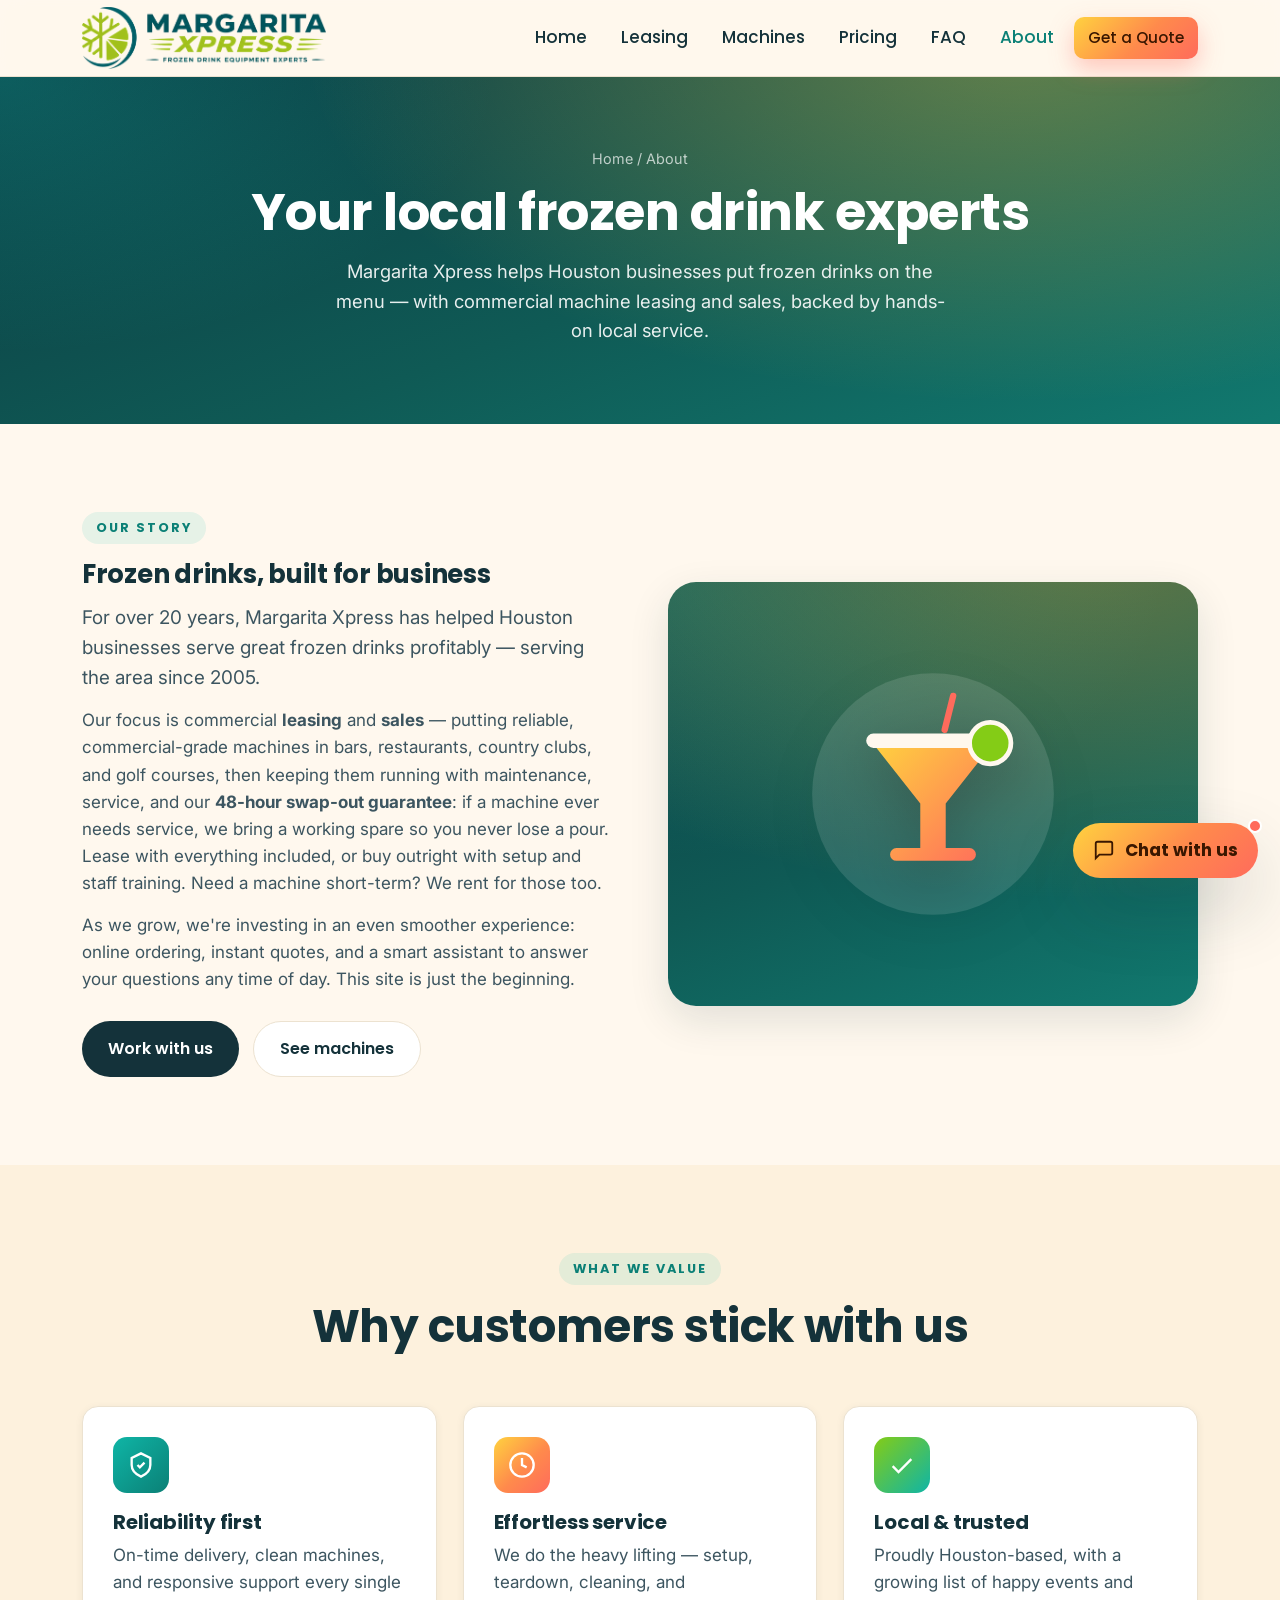
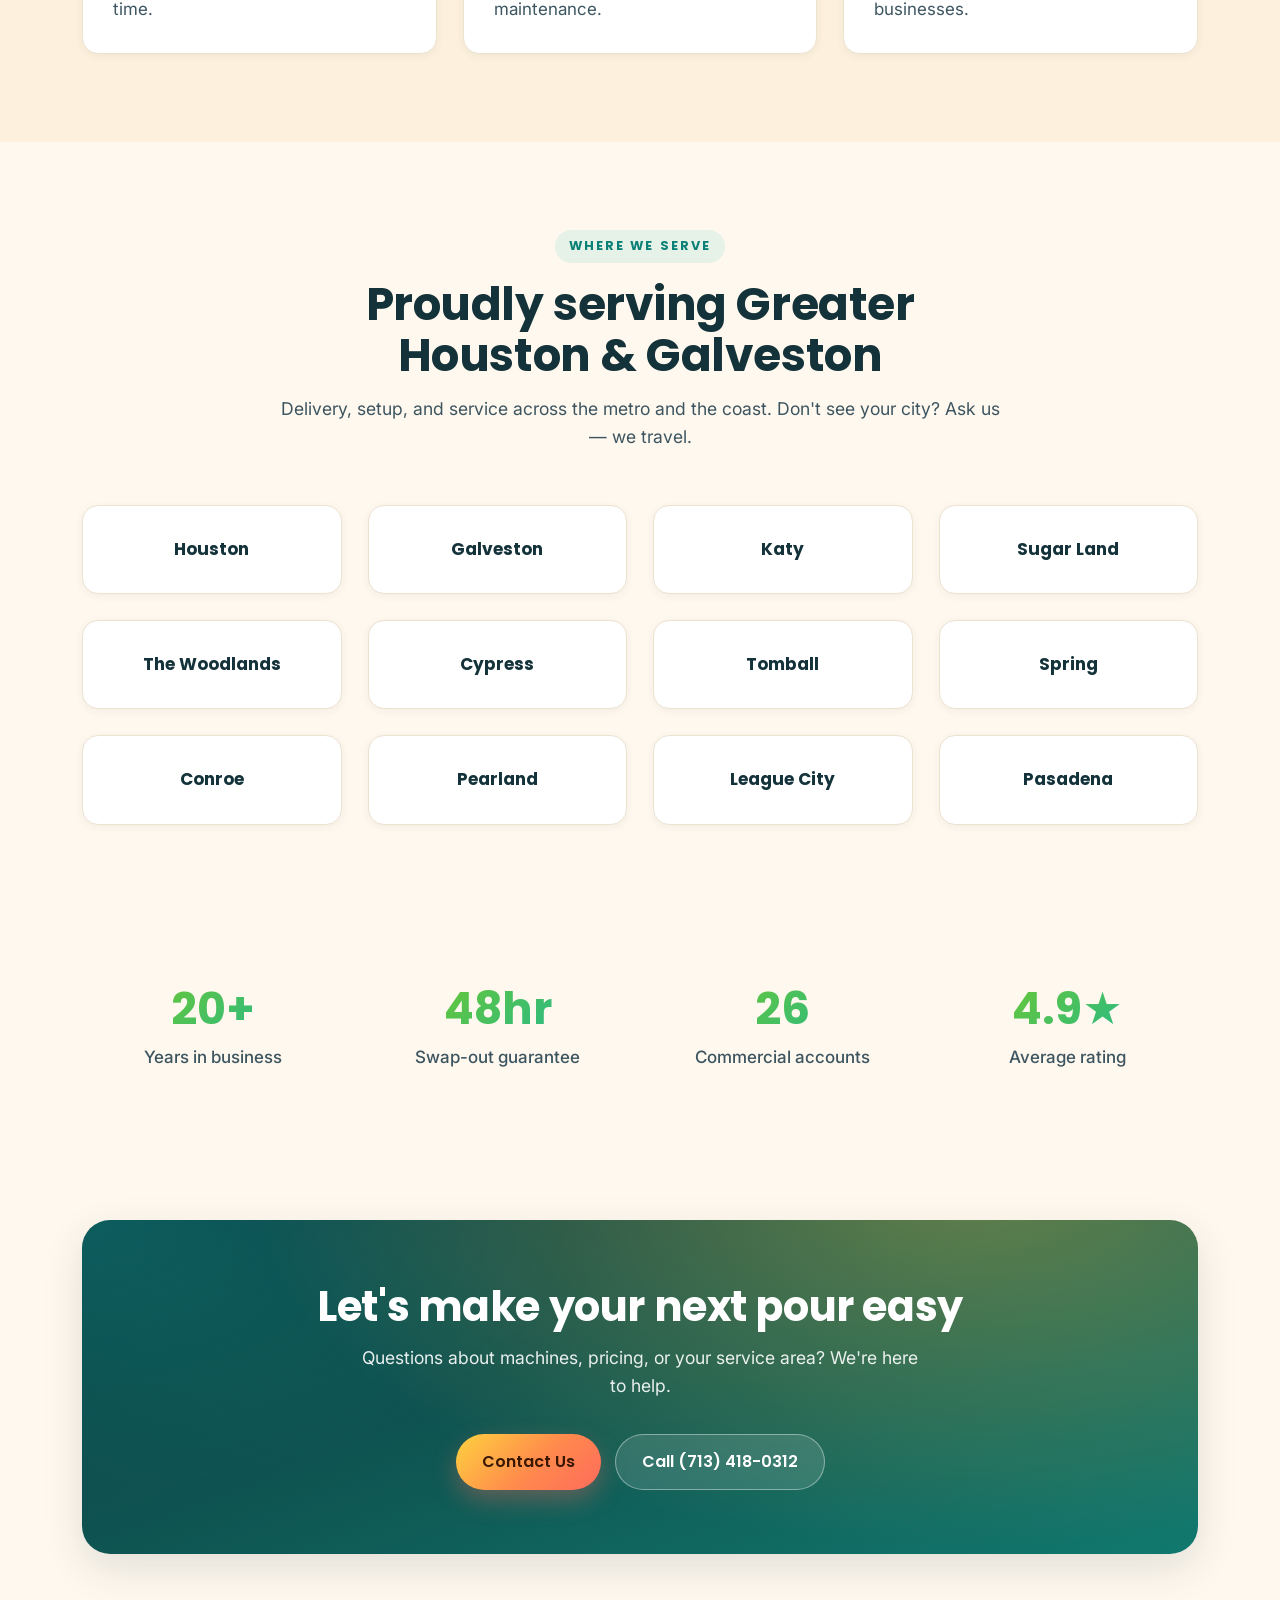
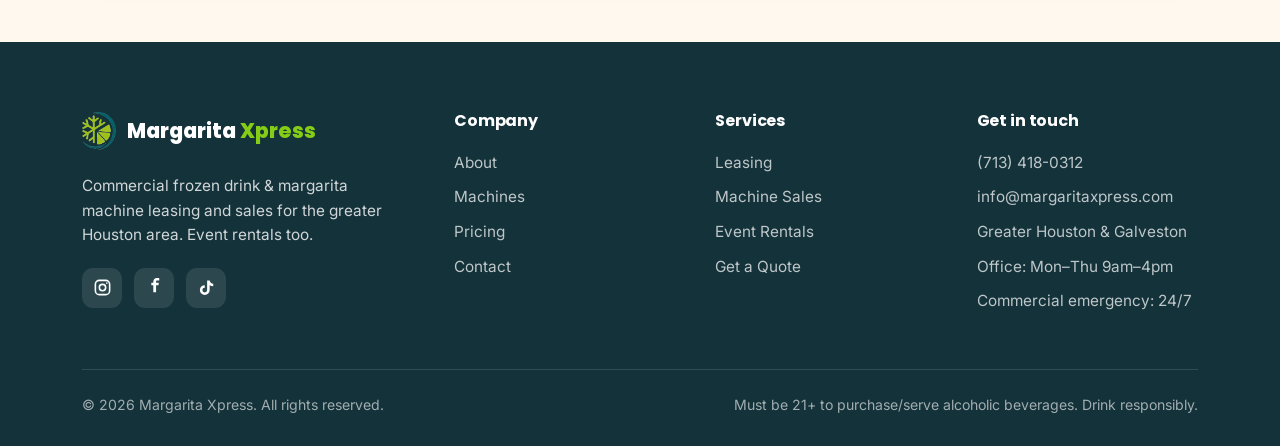
<file: about.html>
<!DOCTYPE html>
<html lang="en">
<head>
  <meta charset="UTF-8" />
  <meta name="viewport" content="width=device-width, initial-scale=1.0" />
  <title>About | Margarita Xpress — Commercial Frozen Drink Machine Leasing & Sales, Houston</title>
  <meta name="description" content="Margarita Xpress is your local Houston source for commercial frozen drink machine leasing and sales — plus event rentals. Learn about our service area and how we help businesses." />
  <meta name="theme-color" content="#0c3b42" />
  <link rel="icon" type="image/png" href="assets/favicon.png" />
  <link rel="preconnect" href="https://fonts.googleapis.com" />
  <link rel="preconnect" href="https://fonts.gstatic.com" crossorigin />
  <link href="https://fonts.googleapis.com/css2?family=Poppins:wght@500;600;700;800&family=Inter:wght@400;500;600&display=swap" rel="stylesheet" />
  <link rel="stylesheet" href="css/styles.css" />
</head>
<body>
  <header class="site-header" id="top">
    <div class="container nav-bar">
      <a class="brand" href="index.html" aria-label="Margarita Xpress home">
        <img class="brand-logo" src="assets/logo-compact.png" alt="Margarita Xpress" width="1029" height="261" />
      </a>
      <button class="nav-toggle" aria-label="Toggle menu" aria-expanded="false"><span></span></button>
      <nav class="nav" id="nav">
        <a href="index.html">Home</a>
        <a href="commercial-leasing.html">Leasing</a>
        <a href="machines.html">Machines</a>
        <a href="pricing.html">Pricing</a>
        <a href="pricing.html#faq">FAQ</a>
        <a href="about.html" class="active">About</a>
        <a href="contact.html" class="btn btn-primary btn-sm">Get a Quote</a>
      </nav>
    </div>
  </header>

  <section class="page-hero">
    <div class="container">
      <div class="crumbs"><a href="index.html">Home</a> / About</div>
      <h1>Your local frozen drink experts</h1>
      <p>Margarita Xpress helps Houston businesses put frozen drinks on the menu — with commercial machine leasing and sales, backed by hands-on local service.</p>
    </div>
  </section>

  <section class="section">
    <div class="container split">
      <div class="reveal">
        <span class="eyebrow">Our story</span>
        <h2>Frozen drinks, built for business</h2>
        <p class="lead" style="margin-top:14px">For over 20 years, Margarita Xpress has helped Houston businesses serve great frozen drinks profitably — serving the area since 2005.</p>
        <p style="margin-top:14px" class="muted">Our focus is commercial <b>leasing</b> and <b>sales</b> — putting reliable, commercial-grade machines in bars, restaurants, country clubs, and golf courses, then keeping them running with maintenance, service, and our <b>48-hour swap-out guarantee</b>: if a machine ever needs service, we bring a working spare so you never lose a pour. Lease with everything included, or buy outright with setup and staff training. Need a machine short-term? We rent for those too.</p>
        <p style="margin-top:14px" class="muted">As we grow, we're investing in an even smoother experience: online ordering, instant quotes, and a smart assistant to answer your questions any time of day. This site is just the beginning.</p>
        <div class="hero-cta" style="margin-top:28px"><a href="contact.html" class="btn btn-dark">Work with us</a><a href="machines.html" class="btn btn-outline">See machines</a></div>
      </div>
      <div class="split-art reveal">
        <svg viewBox="0 0 200 200" fill="none" xmlns="http://www.w3.org/2000/svg" aria-hidden="true"><defs><linearGradient id="ab" x1="0" y1="0" x2="1" y2="1"><stop offset="0" stop-color="#ffd23f"/><stop offset="1" stop-color="#ff6b5c"/></linearGradient></defs><circle cx="100" cy="100" r="76" fill="rgba(255,255,255,.12)"/><path d="M62 68h76l-30 38v28h15a4 4 0 0 1 0 8H77a4 4 0 0 1 0-8h15v-28Z" fill="url(#ab)"/><rect x="58" y="62" width="84" height="9" rx="4.5" fill="#fff8ee"/><circle cx="136" cy="68" r="13" fill="#84cc16" stroke="#fff8ee" stroke-width="3"/><rect x="108" y="36" width="4" height="26" rx="2" transform="rotate(14 110 49)" fill="#ff6b5c"/></svg>
      </div>
    </div>
  </section>

  <section class="section bg-cream2">
    <div class="container">
      <div class="section-head reveal"><span class="eyebrow">What we value</span><h2>Why customers stick with us</h2></div>
      <div class="grid grid-3">
        <article class="card reveal"><div class="ico bg-teal"><svg viewBox="0 0 24 24" fill="none" stroke="currentColor" stroke-width="2"><path d="M12 2 4 6v6c0 5 3.5 8 8 10 4.5-2 8-5 8-10V6Z"/><path d="m9 12 2 2 4-4"/></svg></div><h3>Reliability first</h3><p>On-time delivery, clean machines, and responsive support every single time.</p></article>
        <article class="card reveal"><div class="ico bg-sun"><svg viewBox="0 0 24 24" fill="none" stroke="currentColor" stroke-width="2"><circle cx="12" cy="12" r="10"/><path d="M12 6v6l4 2"/></svg></div><h3>Effortless service</h3><p>We do the heavy lifting — setup, teardown, cleaning, and maintenance.</p></article>
        <article class="card reveal"><div class="ico bg-lime"><svg viewBox="0 0 24 24" fill="none" stroke="currentColor" stroke-width="2"><path d="M20 7 9 18l-5-5"/></svg></div><h3>Local &amp; trusted</h3><p>Proudly Houston-based, with a growing list of happy events and businesses.</p></article>
      </div>
    </div>
  </section>

  <!-- Service area -->
  <section class="section">
    <div class="container">
      <div class="section-head reveal"><span class="eyebrow">Where we serve</span><h2>Proudly serving Greater Houston &amp; Galveston</h2><p>Delivery, setup, and service across the metro and the coast. Don't see your city? Ask us — we travel.</p></div>
      <div class="grid grid-4 reveal">
        <div class="card text-center"><b style="font-family:var(--font-display)">Houston</b></div>
        <div class="card text-center"><b style="font-family:var(--font-display)">Galveston</b></div>
        <div class="card text-center"><b style="font-family:var(--font-display)">Katy</b></div>
        <div class="card text-center"><b style="font-family:var(--font-display)">Sugar Land</b></div>
        <div class="card text-center"><b style="font-family:var(--font-display)">The Woodlands</b></div>
        <div class="card text-center"><b style="font-family:var(--font-display)">Cypress</b></div>
        <div class="card text-center"><b style="font-family:var(--font-display)">Tomball</b></div>
        <div class="card text-center"><b style="font-family:var(--font-display)">Spring</b></div>
        <div class="card text-center"><b style="font-family:var(--font-display)">Conroe</b></div>
        <div class="card text-center"><b style="font-family:var(--font-display)">Pearland</b></div>
        <div class="card text-center"><b style="font-family:var(--font-display)">League City</b></div>
        <div class="card text-center"><b style="font-family:var(--font-display)">Pasadena</b></div>
      </div>
    </div>
  </section>

  <section class="section--tight">
    <div class="container stats">
      <div class="stat reveal"><b>20+</b><span>Years in business</span></div>
      <div class="stat reveal"><b>48hr</b><span>Swap-out guarantee</span></div>
      <div class="stat reveal"><b>26</b><span>Commercial accounts</span></div>
      <div class="stat reveal"><b>4.9★</b><span>Average rating</span></div>
    </div>
  </section>

  <section class="section">
    <div class="container">
      <div class="cta-band reveal">
        <h2>Let's make your next pour easy</h2>
        <p>Questions about machines, pricing, or your service area? We're here to help.</p>
        <div class="hero-cta"><a href="contact.html" class="btn btn-primary">Contact Us</a><a href="tel:+17134180312" class="btn btn-ghost">Call (713) 418-0312</a></div>
      </div>
    </div>
  </section>

  <footer class="site-footer">
    <div class="container">
      <div class="footer-grid">
        <div class="footer-about">
          <a class="brand" href="index.html"><img class="brand-mark" src="assets/mark.png" alt="" width="38" height="43" /><span class="brand-name">Margarita <span>Xpress</span></span></a>
          <p>Commercial frozen drink &amp; margarita machine leasing and sales for the greater Houston area. Event rentals too.</p>
          <div class="socials">
            <a href="#" aria-label="Instagram"><svg viewBox="0 0 24 24" fill="none" stroke="currentColor" stroke-width="2"><rect x="3" y="3" width="18" height="18" rx="5"/><circle cx="12" cy="12" r="4"/><circle cx="17.5" cy="6.5" r="1" fill="currentColor" stroke="none"/></svg></a>
            <a href="#" aria-label="Facebook"><svg viewBox="0 0 24 24" fill="currentColor"><path d="M14 9h3l.5-3H14V4.5c0-.9.3-1.5 1.6-1.5H18V.2C17.6.1 16.4 0 15.1 0 12.3 0 10.5 1.7 10.5 4.7V6H8v3h2.5v9H14Z"/></svg></a>
            <a href="#" aria-label="TikTok"><svg viewBox="0 0 24 24" fill="currentColor"><path d="M16 3c.5 2.4 2 4 4.5 4.3v3.1c-1.6 0-3.1-.5-4.5-1.4v6.2A6.2 6.2 0 1 1 9.8 9v3.2a3 3 0 1 0 3 3V3Z"/></svg></a>
          </div>
        </div>
        <div class="footer-col"><h4>Company</h4><a href="about.html">About</a><a href="machines.html">Machines</a><a href="pricing.html">Pricing</a><a href="contact.html">Contact</a></div>
        <div class="footer-col"><h4>Services</h4><a href="commercial-leasing.html">Leasing</a><a href="machines.html">Machine Sales</a><a href="contact.html">Event Rentals</a><a href="contact.html">Get a Quote</a></div>
        <div class="footer-col"><h4>Get in touch</h4><a href="tel:+17134180312">(713) 418-0312</a><a href="mailto:info@margaritaxpress.com">info@margaritaxpress.com</a><li>Greater Houston &amp; Galveston</li><li>Office: Mon–Thu 9am–4pm</li><li>Commercial emergency: 24/7</li></div>
      </div>
      <div class="footer-bottom">
        <span>© <span id="year">2026</span> Margarita Xpress. All rights reserved.</span>
        <span>Must be 21+ to purchase/serve alcoholic beverages. Drink responsibly.</span>
      </div>
    </div>
  </footer>

  <button class="chat-launch" id="chatLaunch" aria-label="Chat with us">
    <span class="ping"></span>
    <svg viewBox="0 0 24 24" fill="none" stroke="currentColor" stroke-width="2"><path d="M21 15a2 2 0 0 1-2 2H7l-4 4V5a2 2 0 0 1 2-2h14a2 2 0 0 1 2 2Z"/></svg>
    Chat with us
  </button>
  <div class="chat-panel" id="chatPanel" role="dialog" aria-label="Margarita Xpress chat">
    <div class="chat-head">
      <span class="ava"><svg viewBox="0 0 24 24" fill="none" stroke="currentColor" stroke-width="2"><path d="M8 21h8M12 17v4M5 3h14l-7 9-7-9Z"/></svg></span>
      <div><b>Frosty</b><small>Margarita Xpress assistant</small></div>
      <button class="chat-close" aria-label="Close chat">×</button>
    </div>
    <div class="chat-body" id="chatBody"></div>
    <div class="chat-quick">
      <button>Commercial leasing</button><button>Pricing</button><button>Troubleshooting</button><button>Machine replacement</button><button>48-hour guarantee</button>
    </div>
    <div class="chat-foot">
      <input id="chatInput" type="text" placeholder="Type your question…" aria-label="Type your message" />
      <button id="chatSend" aria-label="Send"><svg viewBox="0 0 24 24" fill="none" stroke="currentColor" stroke-width="2"><path d="M22 2 11 13M22 2l-7 20-4-9-9-4Z"/></svg></button>
    </div>
    <div class="chat-disclaimer">Frosty is an automated assistant. For bookings, a human follows up fast.</div>
  </div>

  <script src="js/main.js"></script>
</body>
</html>
</file>
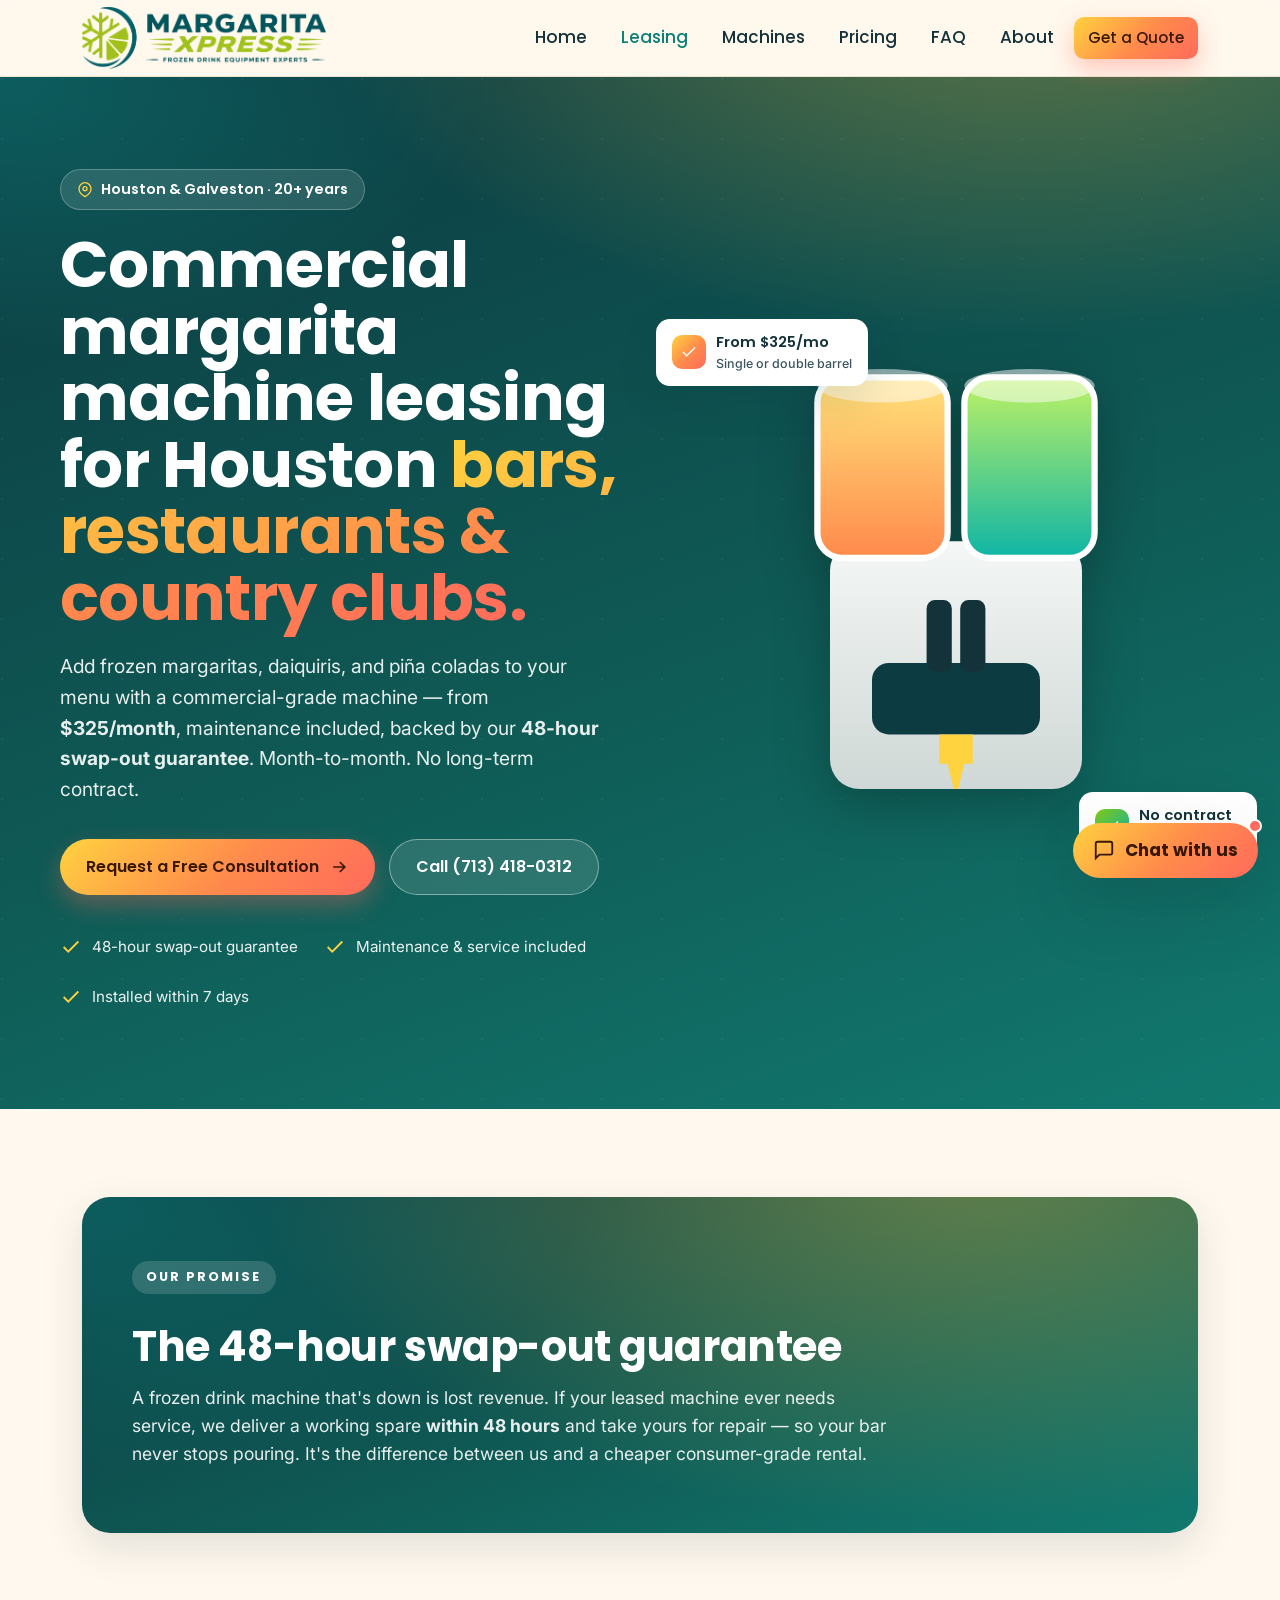
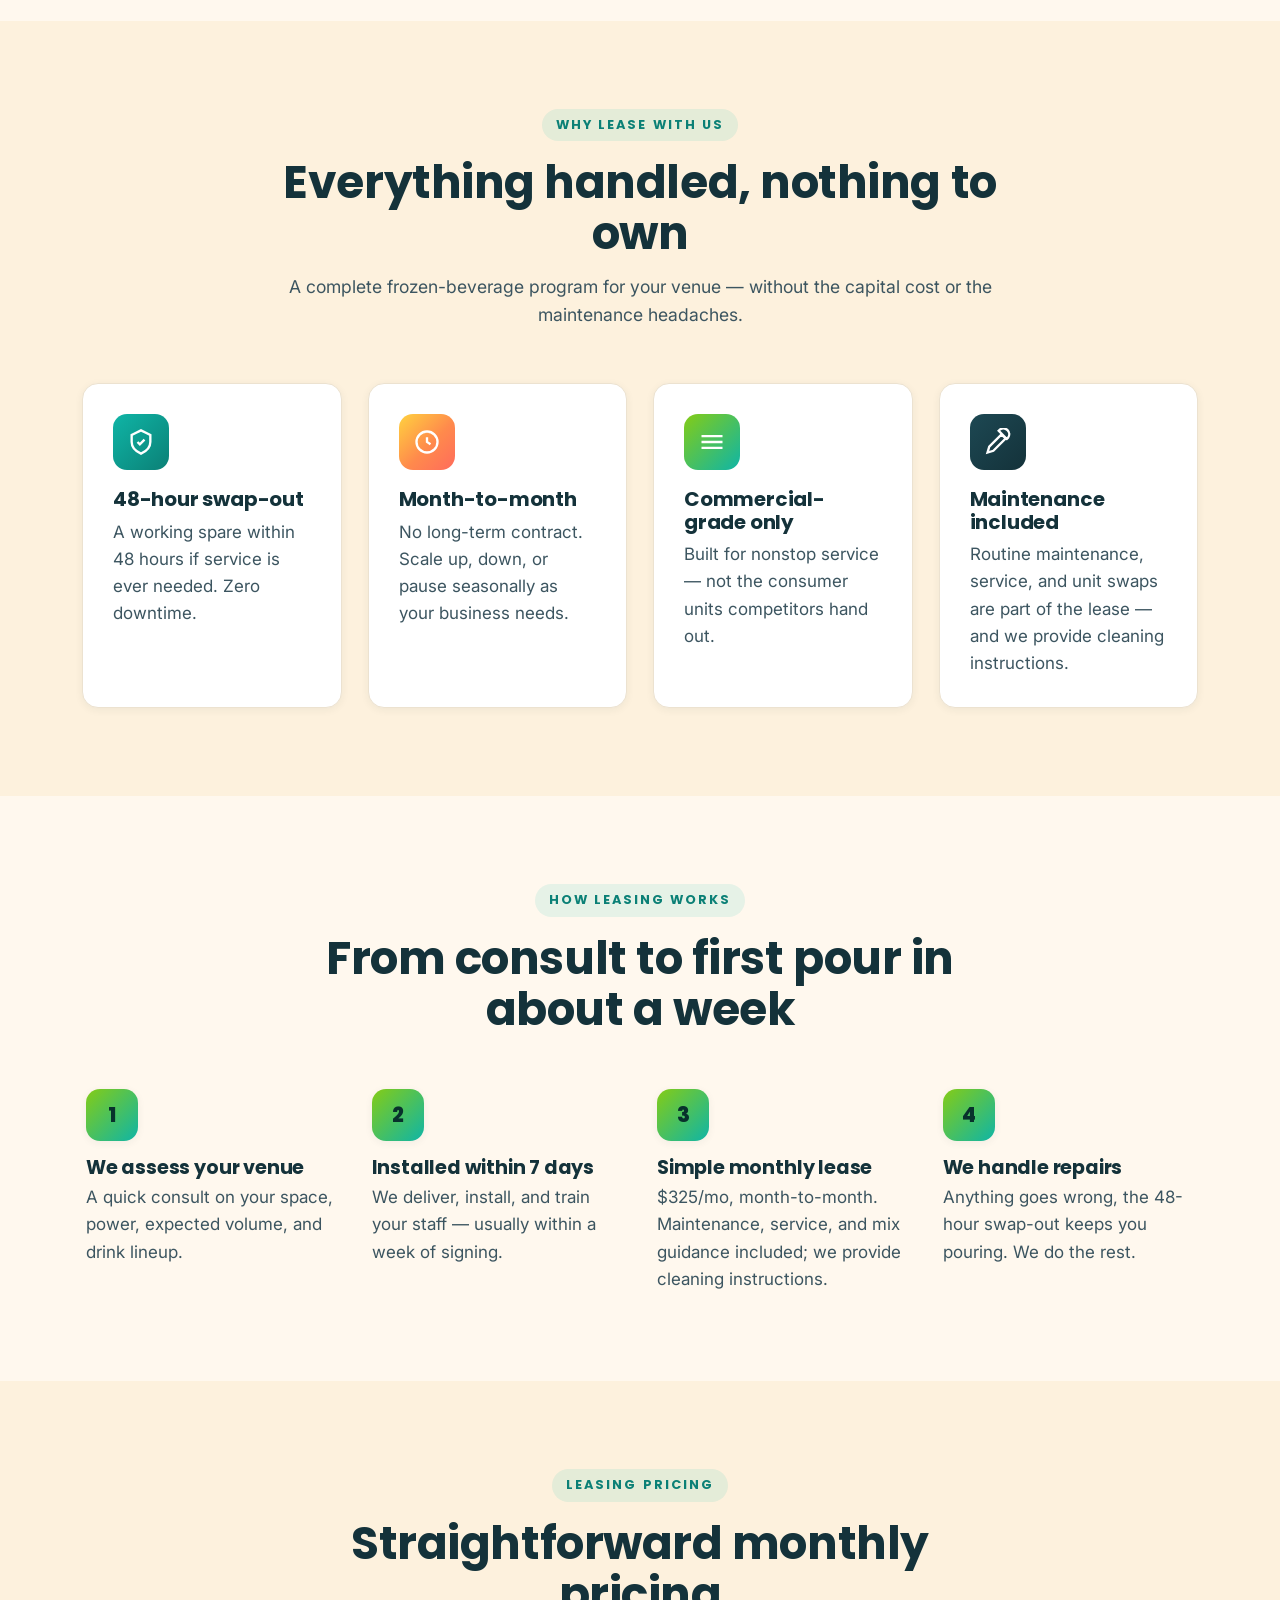
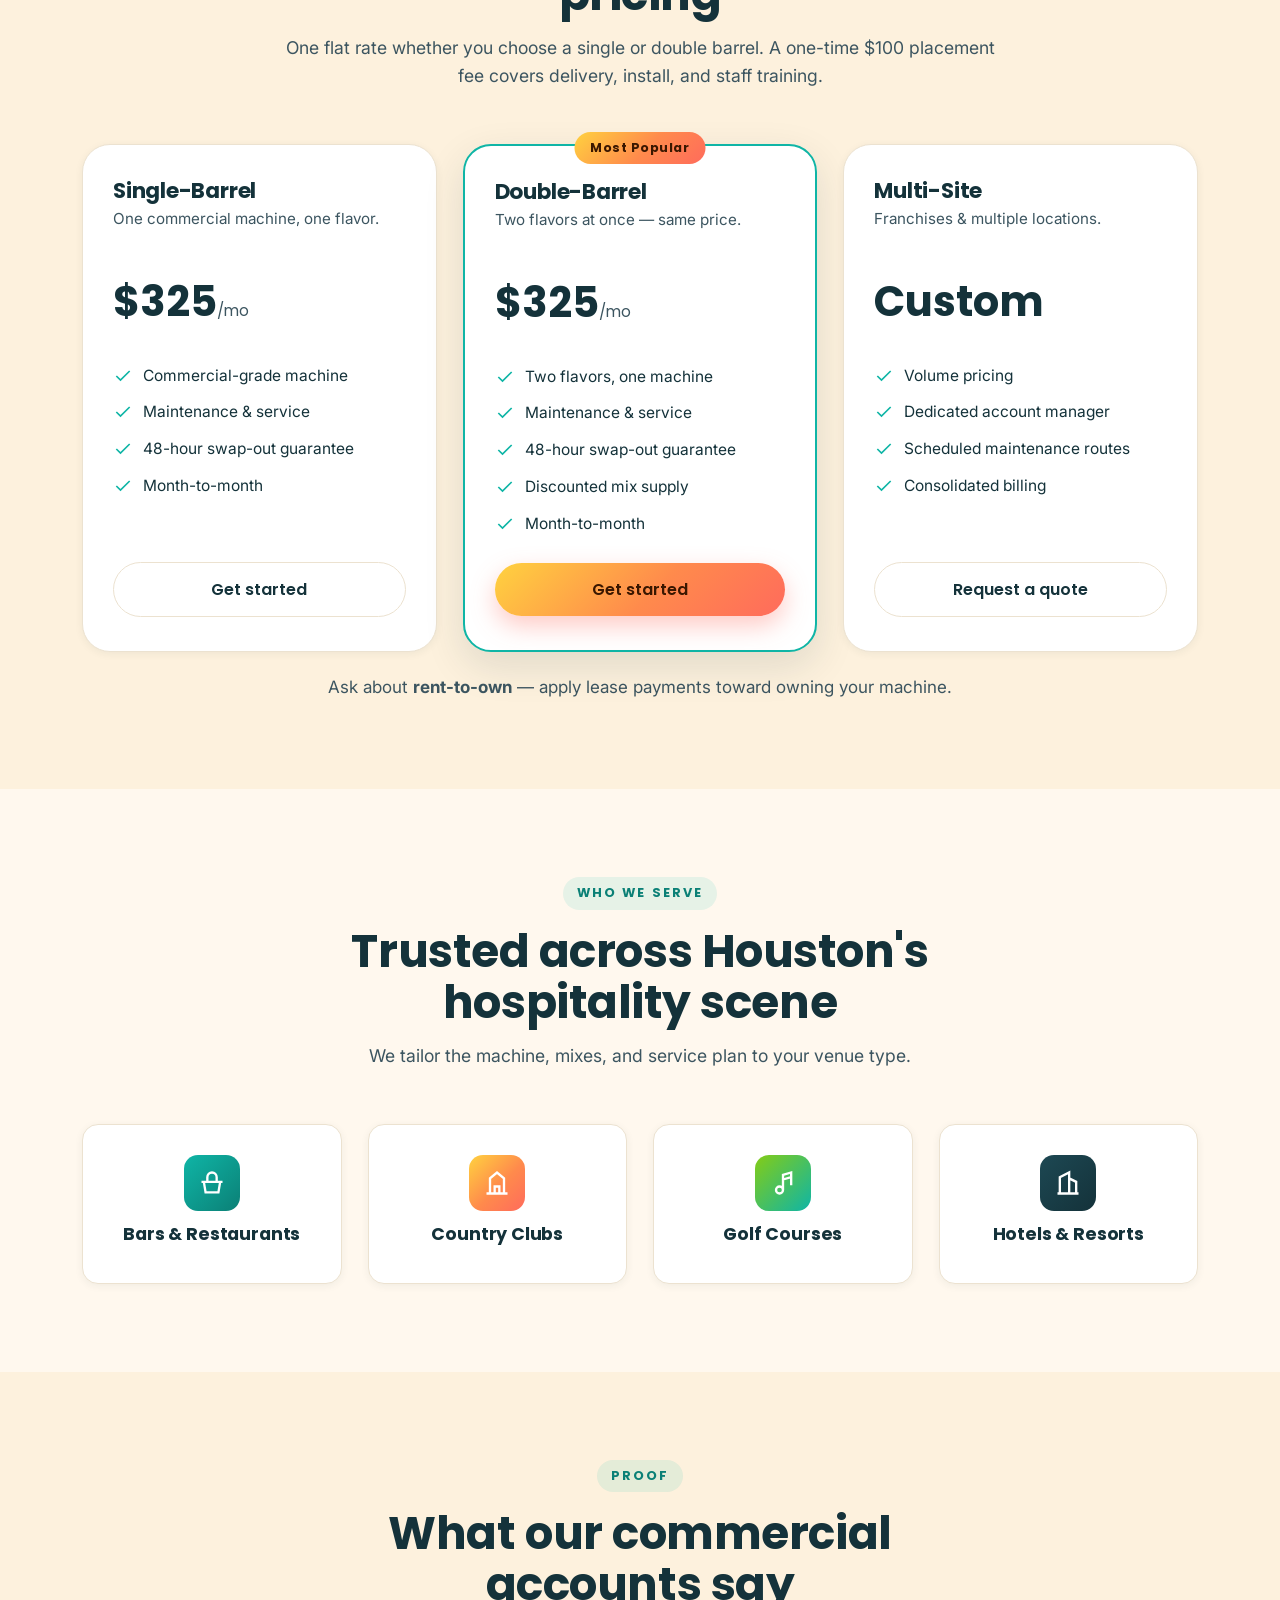
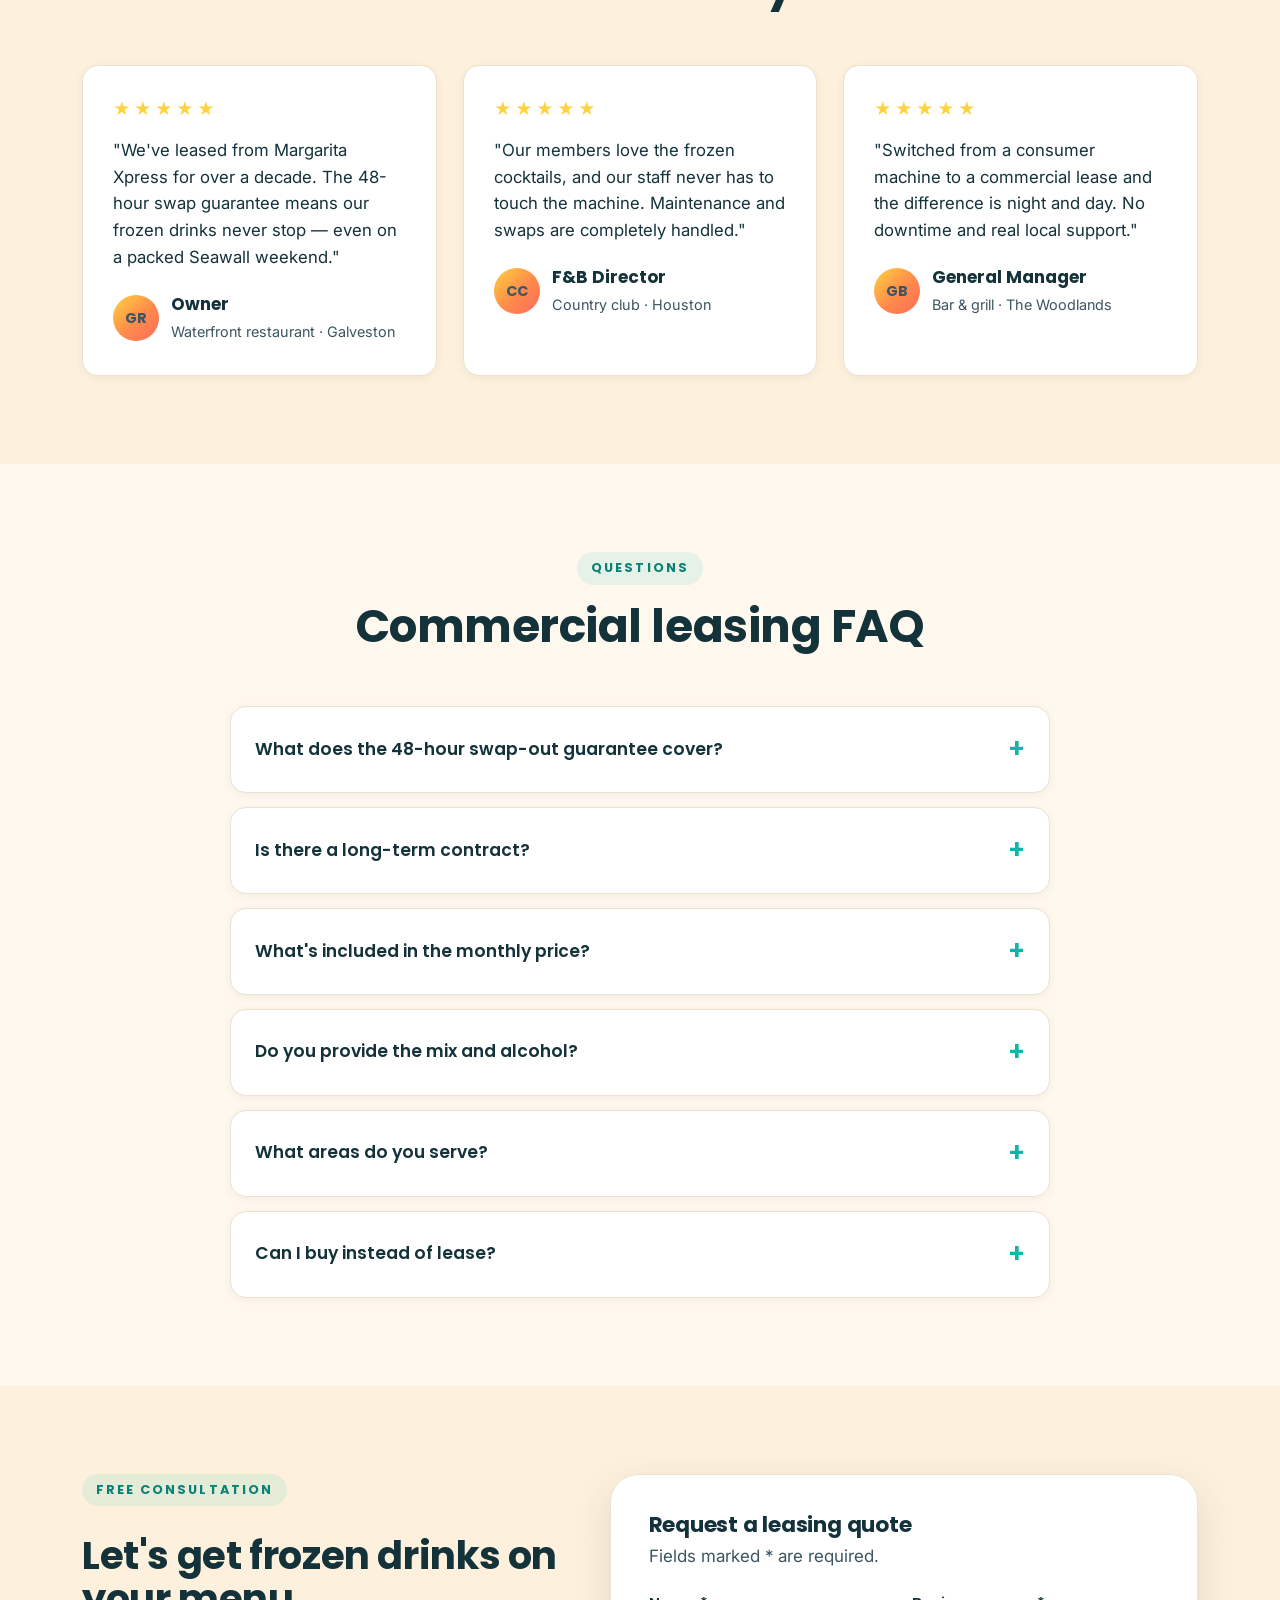
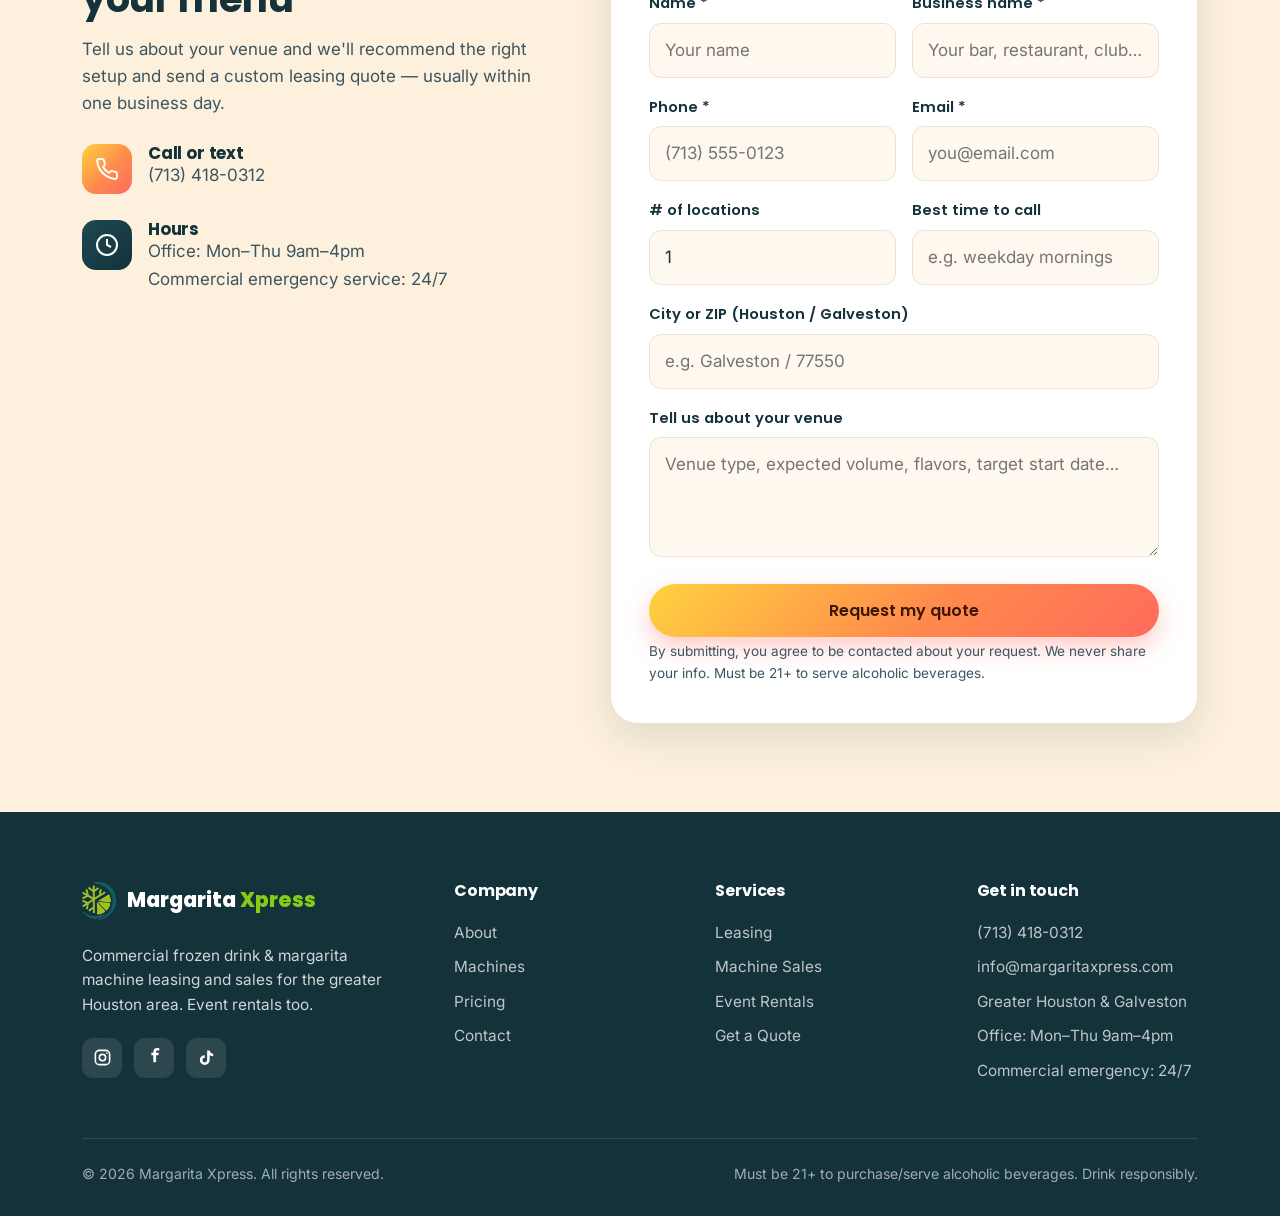
<file: commercial-leasing.html>
<!DOCTYPE html>
<html lang="en">
<head>
  <meta charset="UTF-8" />
  <meta name="viewport" content="width=device-width, initial-scale=1.0" />
  <title>Commercial Margarita Machine Leasing for Houston Bars, Restaurants & Country Clubs | Margarita Xpress</title>
  <meta name="description" content="Commercial margarita & frozen drink machine leasing in Houston and Galveston from $325/mo — maintenance included and a 48-hour swap-out guarantee. Month-to-month, no long-term contract. 20+ years." />
  <meta name="theme-color" content="#0c3b42" />
  <link rel="icon" type="image/png" href="assets/favicon.png" />
  <meta property="og:title" content="Commercial Margarita Machine Leasing — Houston & Galveston | Margarita Xpress" />
  <meta property="og:description" content="From $325/mo with maintenance and a 48-hour swap-out guarantee. For bars, restaurants, country clubs & golf courses. 20+ years." />
  <meta property="og:type" content="website" />
  <link rel="preconnect" href="https://fonts.googleapis.com" />
  <link rel="preconnect" href="https://fonts.gstatic.com" crossorigin />
  <link href="https://fonts.googleapis.com/css2?family=Poppins:wght@500;600;700;800&family=Inter:wght@400;500;600&display=swap" rel="stylesheet" />
  <link rel="stylesheet" href="css/styles.css" />
  <script type="application/ld+json">
  {
    "@context": "https://schema.org",
    "@type": "Service",
    "serviceType": "Commercial frozen drink machine leasing",
    "provider": { "@type": "LocalBusiness", "name": "Margarita Xpress", "telephone": "+1-713-418-0312" },
    "areaServed": ["Houston TX", "Galveston TX"],
    "description": "Commercial margarita and frozen drink machine leasing for bars, restaurants, country clubs, and golf courses, from $325/month with maintenance and a 48-hour swap-out guarantee.",
    "offers": { "@type": "Offer", "price": "325", "priceCurrency": "USD", "priceSpecification": { "@type": "UnitPriceSpecification", "price": "325", "priceCurrency": "USD", "unitText": "MONTH" } }
  }
  </script>
</head>
<body>
  <header class="site-header" id="top">
    <div class="container nav-bar">
      <a class="brand" href="index.html" aria-label="Margarita Xpress home">
        <img class="brand-logo" src="assets/logo-compact.png" alt="Margarita Xpress" width="1029" height="261" />
      </a>
      <button class="nav-toggle" aria-label="Toggle menu" aria-expanded="false"><span></span></button>
      <nav class="nav" id="nav">
        <a href="index.html">Home</a>
        <a href="commercial-leasing.html" class="active">Leasing</a>
        <a href="machines.html">Machines</a>
        <a href="pricing.html">Pricing</a>
        <a href="pricing.html#faq">FAQ</a>
        <a href="about.html">About</a>
        <a href="contact.html" class="btn btn-primary btn-sm">Get a Quote</a>
      </nav>
    </div>
  </header>

  <!-- Hero -->
  <section class="hero">
    <div class="container hero-inner">
      <div class="hero-copy">
        <span class="pill-location">
          <svg viewBox="0 0 24 24" fill="none" stroke="currentColor" stroke-width="2"><path d="M21 10c0 7-9 12-9 12s-9-5-9-12a9 9 0 0 1 18 0Z"/><circle cx="12" cy="10" r="3"/></svg>
          Houston &amp; Galveston · 20+ years
        </span>
        <h1>Commercial margarita machine leasing for Houston <span class="hl">bars, restaurants &amp; country clubs.</span></h1>
        <p>Add frozen margaritas, daiquiris, and piña coladas to your menu with a commercial-grade machine — from <b>$325/month</b>, maintenance included, backed by our <b>48-hour swap-out guarantee</b>. Month-to-month. No long-term contract.</p>
        <div class="hero-cta">
          <a href="#lease-form" class="btn btn-primary">Request a Free Consultation
            <svg viewBox="0 0 24 24" width="20" height="20" fill="none" stroke="currentColor" stroke-width="2"><path d="M5 12h14M13 6l6 6-6 6"/></svg>
          </a>
          <a href="tel:+17134180312" class="btn btn-ghost">Call (713) 418-0312</a>
        </div>
        <div class="hero-badges">
          <span class="hero-badge"><svg viewBox="0 0 24 24" fill="none" stroke="currentColor" stroke-width="2"><path d="M20 6 9 17l-5-5"/></svg> 48-hour swap-out guarantee</span>
          <span class="hero-badge"><svg viewBox="0 0 24 24" fill="none" stroke="currentColor" stroke-width="2"><path d="M20 6 9 17l-5-5"/></svg> Maintenance &amp; service included</span>
          <span class="hero-badge"><svg viewBox="0 0 24 24" fill="none" stroke="currentColor" stroke-width="2"><path d="M20 6 9 17l-5-5"/></svg> Installed within 7 days</span>
        </div>
      </div>
      <div class="hero-art">
        <div class="machine-card">
          <svg viewBox="0 0 200 230" fill="none" xmlns="http://www.w3.org/2000/svg" aria-hidden="true">
            <defs>
              <linearGradient id="ch1" x1="0" y1="0" x2="0" y2="1"><stop offset="0" stop-color="#ffe27a"/><stop offset="1" stop-color="#ff8a4c"/></linearGradient>
              <linearGradient id="ch2" x1="0" y1="0" x2="0" y2="1"><stop offset="0" stop-color="#bef264"/><stop offset="1" stop-color="#0fb5a6"/></linearGradient>
              <linearGradient id="cbody" x1="0" y1="0" x2="0" y2="1"><stop offset="0" stop-color="#f4f7f5"/><stop offset="1" stop-color="#cfd8d6"/></linearGradient>
            </defs>
            <rect x="40" y="92" width="120" height="118" rx="14" fill="url(#cbody)"/>
            <rect x="34" y="14" width="62" height="86" rx="12" fill="url(#ch1)" stroke="#fff" stroke-width="3"/>
            <rect x="104" y="14" width="62" height="86" rx="12" fill="url(#ch2)" stroke="#fff" stroke-width="3"/>
            <ellipse cx="65" cy="18" rx="31" ry="8" fill="#fff" opacity=".5"/>
            <ellipse cx="135" cy="18" rx="31" ry="8" fill="#fff" opacity=".5"/>
            <rect x="60" y="150" width="80" height="34" rx="8" fill="#0c3b42"/>
            <rect x="86" y="120" width="12" height="34" rx="4" fill="#14323a"/>
            <rect x="102" y="120" width="12" height="34" rx="4" fill="#14323a"/>
            <path d="M92 184 v14 h4 l3 12 h2 l3-12 h4 v-14Z" fill="#ffd23f"/>
          </svg>
        </div>
        <div class="float-chip chip-1">
          <span class="dot"><svg viewBox="0 0 24 24" width="18" height="18" fill="none" stroke="currentColor" stroke-width="2"><path d="M20 6 9 17l-5-5"/></svg></span>
          <div>From $325/mo<small>Single or double barrel</small></div>
        </div>
        <div class="float-chip chip-2">
          <span class="dot"><svg viewBox="0 0 24 24" width="18" height="18" fill="none" stroke="currentColor" stroke-width="2"><path d="M20 6 9 17l-5-5"/></svg></span>
          <div>No contract<small>Month-to-month</small></div>
        </div>
      </div>
    </div>
  </section>

  <!-- The 48-hour guarantee (the wedge) -->
  <section class="section">
    <div class="container">
      <div class="cta-band reveal" style="text-align:left">
        <span class="eyebrow" style="color:#fff;background:rgba(255,255,255,.15)">Our promise</span>
        <h2 style="margin-top:14px">The 48-hour swap-out guarantee</h2>
        <p style="margin:14px 0 0;max-width:760px">A frozen drink machine that's down is lost revenue. If your leased machine ever needs service, we deliver a working spare <b>within 48 hours</b> and take yours for repair — so your bar never stops pouring. It's the difference between us and a cheaper consumer-grade rental.</p>
      </div>
    </div>
  </section>

  <!-- Benefits -->
  <section class="section bg-cream2">
    <div class="container">
      <div class="section-head reveal">
        <span class="eyebrow">Why lease with us</span>
        <h2>Everything handled, nothing to own</h2>
        <p>A complete frozen-beverage program for your venue — without the capital cost or the maintenance headaches.</p>
      </div>
      <div class="grid grid-4">
        <article class="card reveal"><div class="ico bg-teal"><svg viewBox="0 0 24 24" fill="none" stroke="currentColor" stroke-width="2"><path d="M12 2 4 6v6c0 5 3.5 8 8 10 4.5-2 8-5 8-10V6Z"/><path d="m9 12 2 2 4-4"/></svg></div><h3>48-hour swap-out</h3><p>A working spare within 48 hours if service is ever needed. Zero downtime.</p></article>
        <article class="card reveal"><div class="ico bg-sun"><svg viewBox="0 0 24 24" fill="none" stroke="currentColor" stroke-width="2"><path d="M12 8v4l3 2"/><circle cx="12" cy="12" r="9"/></svg></div><h3>Month-to-month</h3><p>No long-term contract. Scale up, down, or pause seasonally as your business needs.</p></article>
        <article class="card reveal"><div class="ico bg-lime"><svg viewBox="0 0 24 24" fill="none" stroke="currentColor" stroke-width="2"><path d="M3 7h18M3 12h18M3 17h18"/></svg></div><h3>Commercial-grade only</h3><p>Built for nonstop service — not the consumer units competitors hand out.</p></article>
        <article class="card reveal"><div class="ico bg-ink"><svg viewBox="0 0 24 24" fill="none" stroke="currentColor" stroke-width="2"><path d="M20.6 8.4a5 5 0 0 0-7-7l-1 1 7 7ZM3 21l1.5-5L15 5.5 18.5 9 8 19.5Z"/></svg></div><h3>Maintenance included</h3><p>Routine maintenance, service, and unit swaps are part of the lease — and we provide cleaning instructions.</p></article>
      </div>
    </div>
  </section>

  <!-- How it works -->
  <section class="section">
    <div class="container">
      <div class="section-head reveal">
        <span class="eyebrow">How leasing works</span>
        <h2>From consult to first pour in about a week</h2>
      </div>
      <div class="grid grid-4 steps">
        <div class="step reveal"><div class="num">1</div><h3>We assess your venue</h3><p>A quick consult on your space, power, expected volume, and drink lineup.</p></div>
        <div class="step reveal"><div class="num">2</div><h3>Installed within 7 days</h3><p>We deliver, install, and train your staff — usually within a week of signing.</p></div>
        <div class="step reveal"><div class="num">3</div><h3>Simple monthly lease</h3><p>$325/mo, month-to-month. Maintenance, service, and mix guidance included; we provide cleaning instructions.</p></div>
        <div class="step reveal"><div class="num">4</div><h3>We handle repairs</h3><p>Anything goes wrong, the 48-hour swap-out keeps you pouring. We do the rest.</p></div>
      </div>
    </div>
  </section>

  <!-- Pricing -->
  <section class="section bg-cream2">
    <div class="container">
      <div class="section-head reveal">
        <span class="eyebrow">Leasing pricing</span>
        <h2>Straightforward monthly pricing</h2>
        <p>One flat rate whether you choose a single or double barrel. A one-time $100 placement fee covers delivery, install, and staff training.</p>
      </div>
      <div class="plans">
        <div class="plan reveal">
          <h3>Single-Barrel</h3>
          <p class="who">One commercial machine, one flavor.</p>
          <div class="amount"><b>$325</b><span>/mo</span></div>
          <ul class="feat">
            <li><svg viewBox="0 0 24 24" fill="none" stroke="currentColor" stroke-width="2"><path d="M20 6 9 17l-5-5"/></svg> Commercial-grade machine</li>
            <li><svg viewBox="0 0 24 24" fill="none" stroke="currentColor" stroke-width="2"><path d="M20 6 9 17l-5-5"/></svg> Maintenance &amp; service</li>
            <li><svg viewBox="0 0 24 24" fill="none" stroke="currentColor" stroke-width="2"><path d="M20 6 9 17l-5-5"/></svg> 48-hour swap-out guarantee</li>
            <li><svg viewBox="0 0 24 24" fill="none" stroke="currentColor" stroke-width="2"><path d="M20 6 9 17l-5-5"/></svg> Month-to-month</li>
          </ul>
          <a href="#lease-form" class="btn btn-outline btn-block">Get started</a>
        </div>
        <div class="plan featured reveal">
          <span class="plan-flag">Most Popular</span>
          <h3>Double-Barrel</h3>
          <p class="who">Two flavors at once — same price.</p>
          <div class="amount"><b>$325</b><span>/mo</span></div>
          <ul class="feat">
            <li><svg viewBox="0 0 24 24" fill="none" stroke="currentColor" stroke-width="2"><path d="M20 6 9 17l-5-5"/></svg> Two flavors, one machine</li>
            <li><svg viewBox="0 0 24 24" fill="none" stroke="currentColor" stroke-width="2"><path d="M20 6 9 17l-5-5"/></svg> Maintenance &amp; service</li>
            <li><svg viewBox="0 0 24 24" fill="none" stroke="currentColor" stroke-width="2"><path d="M20 6 9 17l-5-5"/></svg> 48-hour swap-out guarantee</li>
            <li><svg viewBox="0 0 24 24" fill="none" stroke="currentColor" stroke-width="2"><path d="M20 6 9 17l-5-5"/></svg> Discounted mix supply</li>
            <li><svg viewBox="0 0 24 24" fill="none" stroke="currentColor" stroke-width="2"><path d="M20 6 9 17l-5-5"/></svg> Month-to-month</li>
          </ul>
          <a href="#lease-form" class="btn btn-primary btn-block">Get started</a>
        </div>
        <div class="plan reveal">
          <h3>Multi-Site</h3>
          <p class="who">Franchises &amp; multiple locations.</p>
          <div class="amount"><b>Custom</b></div>
          <ul class="feat">
            <li><svg viewBox="0 0 24 24" fill="none" stroke="currentColor" stroke-width="2"><path d="M20 6 9 17l-5-5"/></svg> Volume pricing</li>
            <li><svg viewBox="0 0 24 24" fill="none" stroke="currentColor" stroke-width="2"><path d="M20 6 9 17l-5-5"/></svg> Dedicated account manager</li>
            <li><svg viewBox="0 0 24 24" fill="none" stroke="currentColor" stroke-width="2"><path d="M20 6 9 17l-5-5"/></svg> Scheduled maintenance routes</li>
            <li><svg viewBox="0 0 24 24" fill="none" stroke="currentColor" stroke-width="2"><path d="M20 6 9 17l-5-5"/></svg> Consolidated billing</li>
          </ul>
          <a href="#lease-form" class="btn btn-outline btn-block">Request a quote</a>
        </div>
      </div>
      <p class="text-center muted" style="margin-top:22px">Ask about <b>rent-to-own</b> — apply lease payments toward owning your machine.</p>
    </div>
  </section>

  <!-- Who we serve -->
  <section class="section">
    <div class="container">
      <div class="section-head reveal">
        <span class="eyebrow">Who we serve</span>
        <h2>Trusted across Houston's hospitality scene</h2>
        <p>We tailor the machine, mixes, and service plan to your venue type.</p>
      </div>
      <div class="grid grid-4">
        <div class="card text-center reveal"><div class="ico bg-teal" style="margin:0 auto 14px"><svg viewBox="0 0 24 24" fill="none" stroke="currentColor" stroke-width="2"><path d="M3 11h18M5 11l1.5 9h11L19 11M8 11V7a4 4 0 0 1 8 0v4"/></svg></div><h3 style="font-size:1.1rem">Bars &amp; Restaurants</h3></div>
        <div class="card text-center reveal"><div class="ico bg-sun" style="margin:0 auto 14px"><svg viewBox="0 0 24 24" fill="none" stroke="currentColor" stroke-width="2"><path d="M3 21h18M6 21V8l6-5 6 5v13M10 21v-6h4v6"/></svg></div><h3 style="font-size:1.1rem">Country Clubs</h3></div>
        <div class="card text-center reveal"><div class="ico bg-lime" style="margin:0 auto 14px"><svg viewBox="0 0 24 24" fill="none" stroke="currentColor" stroke-width="2"><path d="M12 18V5l7-2v11M12 9l7-2M9 21a3 3 0 1 0 0-6 3 3 0 0 0 0 6Z"/></svg></div><h3 style="font-size:1.1rem">Golf Courses</h3></div>
        <div class="card text-center reveal"><div class="ico bg-ink" style="margin:0 auto 14px"><svg viewBox="0 0 24 24" fill="none" stroke="currentColor" stroke-width="2"><path d="M3 21h18M5 21V7l8-4v18M19 21V11l-6-3"/></svg></div><h3 style="font-size:1.1rem">Hotels &amp; Resorts</h3></div>
      </div>
    </div>
  </section>

  <!-- Testimonials -->
  <section class="section bg-cream2">
    <div class="container">
      <div class="section-head reveal"><span class="eyebrow">Proof</span><h2>What our commercial accounts say</h2></div>
      <!-- Placeholder testimonials — replace with real, permission-approved quotes & business names. -->
      <div class="grid grid-3">
        <figure class="quote-card reveal"><div class="stars">★★★★★</div><p>"We've leased from Margarita Xpress for over a decade. The 48-hour swap guarantee means our frozen drinks never stop — even on a packed Seawall weekend."</p><figcaption class="quote-who"><span class="avatar">GR</span><div><b>Owner</b><span>Waterfront restaurant · Galveston</span></div></figcaption></figure>
        <figure class="quote-card reveal"><div class="stars">★★★★★</div><p>"Our members love the frozen cocktails, and our staff never has to touch the machine. Maintenance and swaps are completely handled."</p><figcaption class="quote-who"><span class="avatar">CC</span><div><b>F&amp;B Director</b><span>Country club · Houston</span></div></figcaption></figure>
        <figure class="quote-card reveal"><div class="stars">★★★★★</div><p>"Switched from a consumer machine to a commercial lease and the difference is night and day. No downtime and real local support."</p><figcaption class="quote-who"><span class="avatar">GB</span><div><b>General Manager</b><span>Bar &amp; grill · The Woodlands</span></div></figcaption></figure>
      </div>
    </div>
  </section>

  <!-- FAQ -->
  <section class="section">
    <div class="container">
      <div class="section-head reveal"><span class="eyebrow">Questions</span><h2>Commercial leasing FAQ</h2></div>
      <div class="faq reveal">
        <details><summary>What does the 48-hour swap-out guarantee cover?</summary><p>If your leased machine ever needs service, we deliver a working spare within 48 hours and take yours in for repair — at no extra charge. Your business keeps pouring with no downtime.</p></details>
        <details><summary>Is there a long-term contract?</summary><p>No. Standard leases are month-to-month. Multi-site and discounted-rate plans may use a term agreement, which we'll always spell out clearly before you sign.</p></details>
        <details><summary>What's included in the monthly price?</summary><p>The commercial-grade machine, routine maintenance and service, the 48-hour swap-out guarantee, staff training, and cleaning instructions. A one-time $100 placement fee covers delivery and installation.</p></details>
        <details><summary>Do you provide the mix and alcohol?</summary><p>We supply mixes and can recommend recipes; lease partners get discounted mix supply. You provide any alcohol you'd like added, or run non-alcoholic (virgin) batches. You must be 21+ to serve alcoholic beverages.</p></details>
        <details><summary>What areas do you serve?</summary><p>Greater Houston and Galveston, including Katy, Sugar Land, The Woodlands, Cypress, Tomball, Spring, Conroe, Pearland, and more.</p></details>
        <details><summary>Can I buy instead of lease?</summary><p>Absolutely — we sell commercial machines outright, offer rent-to-own, and provide quick, easy <b><a href="pricing.html#financing">financing on all new and used machines</a></b>. Ask us and we'll structure the option that fits your business.</p></details>
      </div>
    </div>
  </section>

  <!-- Lead form -->
  <section class="section bg-cream2" id="lease-form">
    <div class="container contact-grid">
      <div class="contact-info reveal">
        <span class="eyebrow">Free consultation</span>
        <h2 style="font-size:clamp(1.8rem,4vw,2.4rem);margin:12px 0 16px">Let's get frozen drinks on your menu</h2>
        <p class="muted" style="margin-bottom:26px">Tell us about your venue and we'll recommend the right setup and send a custom leasing quote — usually within one business day.</p>
        <div class="info-item">
          <span class="ico bg-sun"><svg viewBox="0 0 24 24" fill="none" stroke="currentColor" stroke-width="2"><path d="M22 16.9v3a2 2 0 0 1-2.2 2 19.8 19.8 0 0 1-8.6-3 19.5 19.5 0 0 1-6-6 19.8 19.8 0 0 1-3-8.6A2 2 0 0 1 4.1 2h3a2 2 0 0 1 2 1.7c.1 1 .4 1.9.7 2.8a2 2 0 0 1-.5 2.1L8.1 9.9a16 16 0 0 0 6 6l1.3-1.3a2 2 0 0 1 2.1-.5c.9.3 1.8.6 2.8.7a2 2 0 0 1 1.7 2Z"/></svg></span>
          <div><h4>Call or text</h4><a href="tel:+17134180312">(713) 418-0312</a></div>
        </div>
        <div class="info-item">
          <span class="ico bg-ink"><svg viewBox="0 0 24 24" fill="none" stroke="currentColor" stroke-width="2"><circle cx="12" cy="12" r="10"/><path d="M12 6v6l4 2"/></svg></span>
          <div><h4>Hours</h4><p class="muted">Office: Mon–Thu 9am–4pm<br />Commercial emergency service: 24/7</p></div>
        </div>
      </div>

      <div class="form-wrap reveal">
        <h3 style="font-size:1.35rem;margin-bottom:6px">Request a leasing quote</h3>
        <p class="muted" style="margin-bottom:22px">Fields marked * are required.</p>
        <div class="form-success" role="status">🎉 Thanks! Your request is in. We'll reach out within one business day. For anything urgent, call (713) 418-0312.</div>
        <form data-capture action="https://formspree.io/f/your-form-id" method="POST" novalidate>
          <div class="field-row">
            <div class="field"><label for="name">Name *</label><input id="name" name="name" type="text" required placeholder="Your name" /></div>
            <div class="field"><label for="business">Business name *</label><input id="business" name="business" type="text" required placeholder="Your bar, restaurant, club…" /></div>
          </div>
          <div class="field-row">
            <div class="field"><label for="phone">Phone *</label><input id="phone" name="phone" type="tel" required placeholder="(713) 555-0123" /></div>
            <div class="field"><label for="email">Email *</label><input id="email" name="email" type="email" required placeholder="you@email.com" /></div>
          </div>
          <div class="field-row">
            <div class="field"><label for="locations"># of locations</label><input id="locations" name="locations" type="number" min="1" value="1" /></div>
            <div class="field"><label for="besttime">Best time to call</label><input id="besttime" name="besttime" type="text" placeholder="e.g. weekday mornings" /></div>
          </div>
          <div class="field"><label for="city">City or ZIP (Houston / Galveston)</label><input id="city" name="city" type="text" placeholder="e.g. Galveston / 77550" /></div>
          <div class="field"><label for="message">Tell us about your venue</label><textarea id="message" name="message" placeholder="Venue type, expected volume, flavors, target start date…"></textarea></div>
          <button type="submit" class="btn btn-primary btn-block">Request my quote</button>
          <p class="form-note">By submitting, you agree to be contacted about your request. We never share your info. Must be 21+ to serve alcoholic beverages.</p>
        </form>
      </div>
    </div>
  </section>

  <footer class="site-footer">
    <div class="container">
      <div class="footer-grid">
        <div class="footer-about">
          <a class="brand" href="index.html"><img class="brand-mark" src="assets/mark.png" alt="" width="38" height="43" /><span class="brand-name">Margarita <span>Xpress</span></span></a>
          <p>Commercial frozen drink &amp; margarita machine leasing and sales for the greater Houston area. Event rentals too.</p>
          <div class="socials">
            <a href="#" aria-label="Instagram"><svg viewBox="0 0 24 24" fill="none" stroke="currentColor" stroke-width="2"><rect x="3" y="3" width="18" height="18" rx="5"/><circle cx="12" cy="12" r="4"/><circle cx="17.5" cy="6.5" r="1" fill="currentColor" stroke="none"/></svg></a>
            <a href="#" aria-label="Facebook"><svg viewBox="0 0 24 24" fill="currentColor"><path d="M14 9h3l.5-3H14V4.5c0-.9.3-1.5 1.6-1.5H18V.2C17.6.1 16.4 0 15.1 0 12.3 0 10.5 1.7 10.5 4.7V6H8v3h2.5v9H14Z"/></svg></a>
            <a href="#" aria-label="TikTok"><svg viewBox="0 0 24 24" fill="currentColor"><path d="M16 3c.5 2.4 2 4 4.5 4.3v3.1c-1.6 0-3.1-.5-4.5-1.4v6.2A6.2 6.2 0 1 1 9.8 9v3.2a3 3 0 1 0 3 3V3Z"/></svg></a>
          </div>
        </div>
        <div class="footer-col"><h4>Company</h4><a href="about.html">About</a><a href="machines.html">Machines</a><a href="pricing.html">Pricing</a><a href="contact.html">Contact</a></div>
        <div class="footer-col"><h4>Services</h4><a href="commercial-leasing.html">Leasing</a><a href="machines.html">Machine Sales</a><a href="contact.html">Event Rentals</a><a href="contact.html">Get a Quote</a></div>
        <div class="footer-col"><h4>Get in touch</h4><a href="tel:+17134180312">(713) 418-0312</a><a href="mailto:info@margaritaxpress.com">info@margaritaxpress.com</a><li>Greater Houston &amp; Galveston</li><li>Office: Mon–Thu 9am–4pm</li><li>Commercial emergency: 24/7</li></div>
      </div>
      <div class="footer-bottom">
        <span>© <span id="year">2026</span> Margarita Xpress. All rights reserved.</span>
        <span>Must be 21+ to purchase/serve alcoholic beverages. Drink responsibly.</span>
      </div>
    </div>
  </footer>

  <button class="chat-launch" id="chatLaunch" aria-label="Chat with us">
    <span class="ping"></span>
    <svg viewBox="0 0 24 24" fill="none" stroke="currentColor" stroke-width="2"><path d="M21 15a2 2 0 0 1-2 2H7l-4 4V5a2 2 0 0 1 2-2h14a2 2 0 0 1 2 2Z"/></svg>
    Chat with us
  </button>
  <div class="chat-panel" id="chatPanel" role="dialog" aria-label="Margarita Xpress chat">
    <div class="chat-head">
      <span class="ava"><svg viewBox="0 0 24 24" fill="none" stroke="currentColor" stroke-width="2"><path d="M8 21h8M12 17v4M5 3h14l-7 9-7-9Z"/></svg></span>
      <div><b>Frosty</b><small>Margarita Xpress assistant</small></div>
      <button class="chat-close" aria-label="Close chat">×</button>
    </div>
    <div class="chat-body" id="chatBody"></div>
    <div class="chat-quick">
      <button>Commercial leasing</button><button>Pricing</button><button>Troubleshooting</button><button>Machine replacement</button><button>48-hour guarantee</button>
    </div>
    <div class="chat-foot">
      <input id="chatInput" type="text" placeholder="Type your question…" aria-label="Type your message" />
      <button id="chatSend" aria-label="Send"><svg viewBox="0 0 24 24" fill="none" stroke="currentColor" stroke-width="2"><path d="M22 2 11 13M22 2l-7 20-4-9-9-4Z"/></svg></button>
    </div>
    <div class="chat-disclaimer">Frosty is an automated assistant. For quotes, a human follows up fast.</div>
  </div>

  <script src="js/main.js"></script>
</body>
</html>
</file>
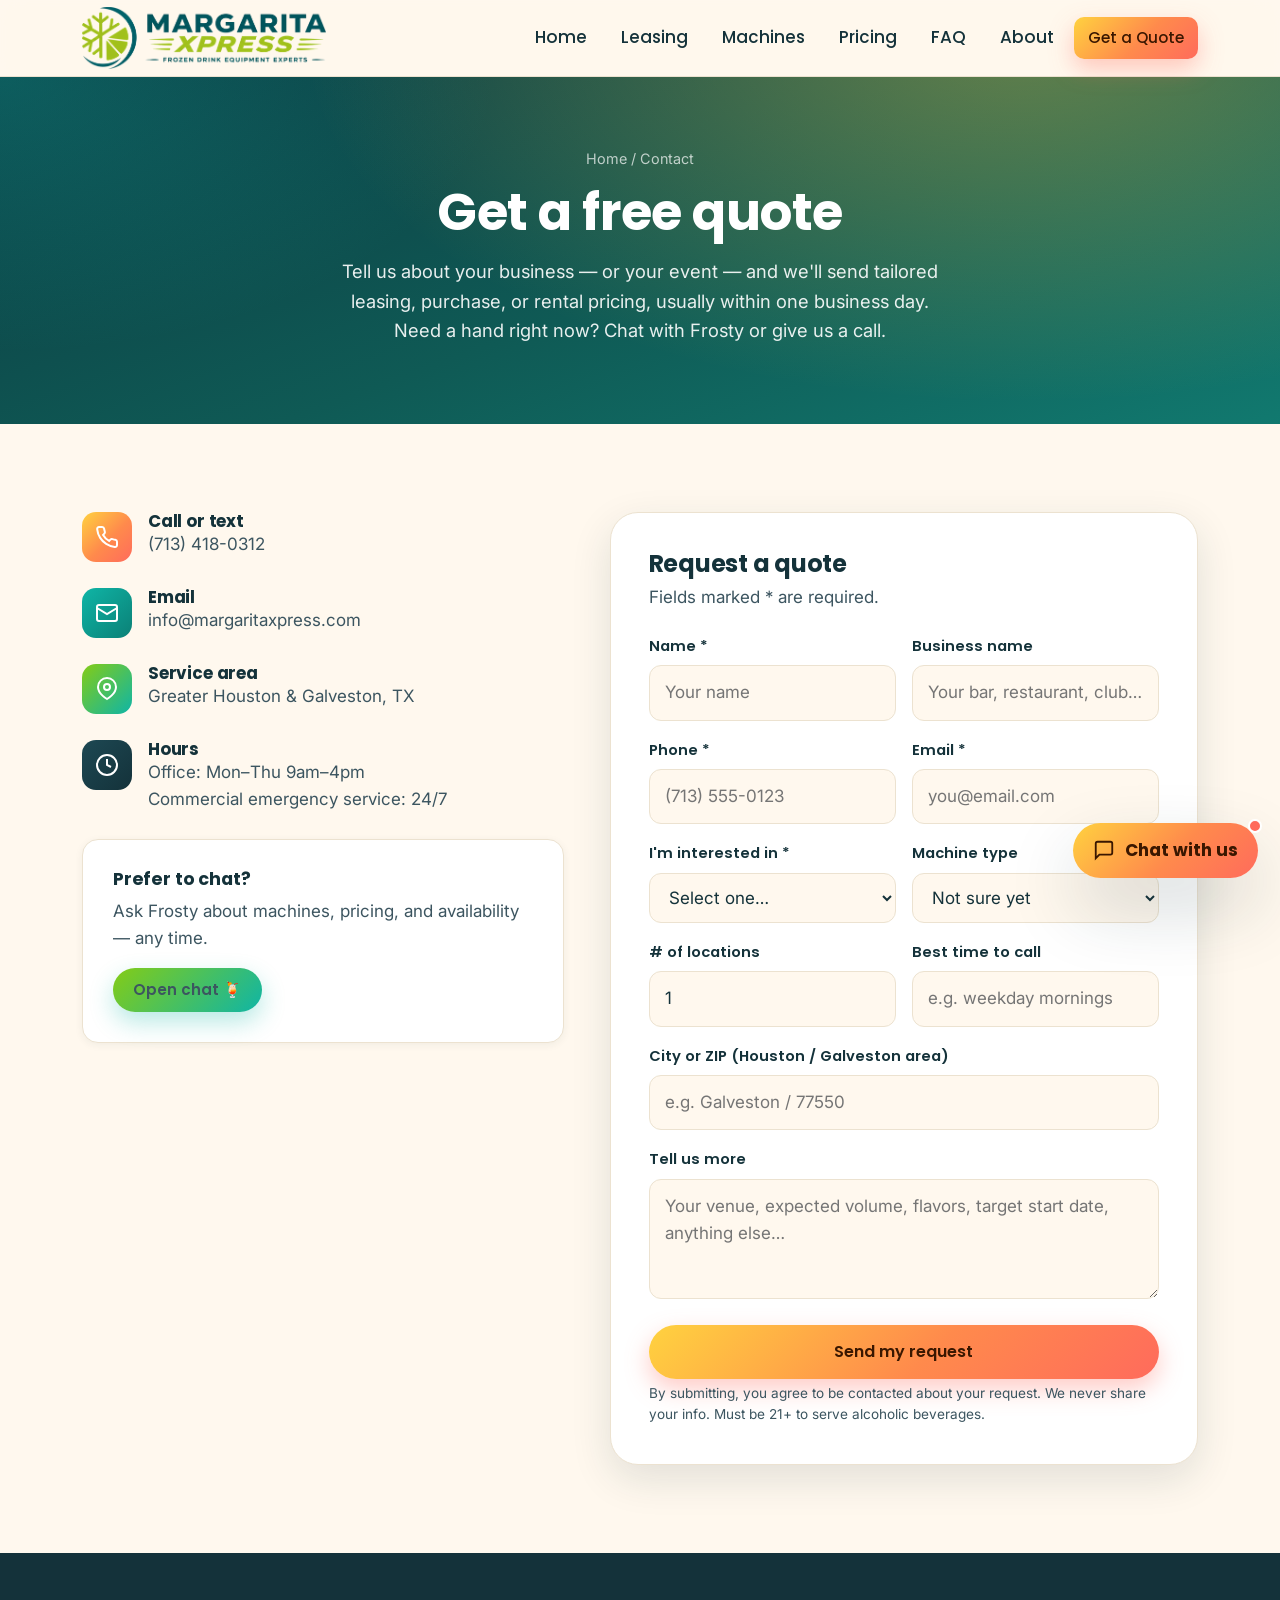
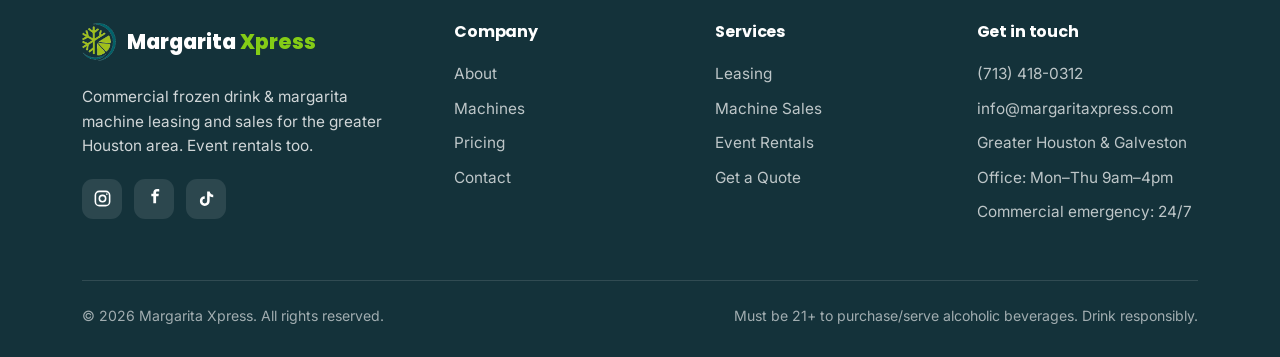
<file: contact.html>
<!DOCTYPE html>
<html lang="en">
<head>
  <meta charset="UTF-8" />
  <meta name="viewport" content="width=device-width, initial-scale=1.0" />
  <title>Contact & Get a Quote | Commercial Frozen Drink Machine Leasing — Margarita Xpress Houston</title>
  <meta name="description" content="Request a free commercial leasing or purchase quote for frozen drink machines in greater Houston & Galveston. 48-hour swap-out guarantee. We reply within one business day." />
  <meta name="theme-color" content="#0c3b42" />
  <link rel="icon" type="image/png" href="assets/favicon.png" />
  <link rel="preconnect" href="https://fonts.googleapis.com" />
  <link rel="preconnect" href="https://fonts.gstatic.com" crossorigin />
  <link href="https://fonts.googleapis.com/css2?family=Poppins:wght@500;600;700;800&family=Inter:wght@400;500;600&display=swap" rel="stylesheet" />
  <link rel="stylesheet" href="css/styles.css" />
</head>
<body>
  <header class="site-header" id="top">
    <div class="container nav-bar">
      <a class="brand" href="index.html" aria-label="Margarita Xpress home">
        <img class="brand-logo" src="assets/logo-compact.png" alt="Margarita Xpress" width="1029" height="261" />
      </a>
      <button class="nav-toggle" aria-label="Toggle menu" aria-expanded="false"><span></span></button>
      <nav class="nav" id="nav">
        <a href="index.html">Home</a>
        <a href="commercial-leasing.html">Leasing</a>
        <a href="machines.html">Machines</a>
        <a href="pricing.html">Pricing</a>
        <a href="pricing.html#faq">FAQ</a>
        <a href="about.html">About</a>
        <a href="contact.html" class="btn btn-primary btn-sm active">Get a Quote</a>
      </nav>
    </div>
  </header>

  <section class="page-hero">
    <div class="container">
      <div class="crumbs"><a href="index.html">Home</a> / Contact</div>
      <h1>Get a free quote</h1>
      <p>Tell us about your business — or your event — and we'll send tailored leasing, purchase, or rental pricing, usually within one business day. Need a hand right now? Chat with Frosty or give us a call.</p>
    </div>
  </section>

  <section class="section">
    <div class="container contact-grid">
      <!-- Info -->
      <div class="contact-info reveal">
        <div class="info-item">
          <span class="ico bg-sun"><svg viewBox="0 0 24 24" fill="none" stroke="currentColor" stroke-width="2"><path d="M22 16.9v3a2 2 0 0 1-2.2 2 19.8 19.8 0 0 1-8.6-3 19.5 19.5 0 0 1-6-6 19.8 19.8 0 0 1-3-8.6A2 2 0 0 1 4.1 2h3a2 2 0 0 1 2 1.7c.1 1 .4 1.9.7 2.8a2 2 0 0 1-.5 2.1L8.1 9.9a16 16 0 0 0 6 6l1.3-1.3a2 2 0 0 1 2.1-.5c.9.3 1.8.6 2.8.7a2 2 0 0 1 1.7 2Z"/></svg></span>
          <div><h4>Call or text</h4><a href="tel:+17134180312">(713) 418-0312</a></div>
        </div>
        <div class="info-item">
          <span class="ico bg-teal"><svg viewBox="0 0 24 24" fill="none" stroke="currentColor" stroke-width="2"><rect x="2" y="4" width="20" height="16" rx="2"/><path d="m2 7 10 6 10-6"/></svg></span>
          <div><h4>Email</h4><a href="mailto:info@margaritaxpress.com">info@margaritaxpress.com</a></div>
        </div>
        <div class="info-item">
          <span class="ico bg-lime"><svg viewBox="0 0 24 24" fill="none" stroke="currentColor" stroke-width="2"><path d="M21 10c0 7-9 12-9 12s-9-5-9-12a9 9 0 0 1 18 0Z"/><circle cx="12" cy="10" r="3"/></svg></span>
          <div><h4>Service area</h4><p>Greater Houston &amp; Galveston, TX</p></div>
        </div>
        <div class="info-item">
          <span class="ico bg-ink"><svg viewBox="0 0 24 24" fill="none" stroke="currentColor" stroke-width="2"><circle cx="12" cy="12" r="10"/><path d="M12 6v6l4 2"/></svg></span>
          <div><h4>Hours</h4><p>Office: Mon–Thu 9am–4pm<br />Commercial emergency service: 24/7</p></div>
        </div>
        <div class="card" style="margin-top:10px">
          <h3 style="font-size:1.1rem">Prefer to chat?</h3>
          <p style="margin:8px 0 16px">Ask Frosty about machines, pricing, and availability — any time.</p>
          <a href="#" class="btn btn-lime btn-sm" data-open-chat>Open chat 🍹</a>
        </div>
      </div>

      <!-- Form -->
      <div class="form-wrap reveal">
        <h2 style="font-size:1.5rem;margin-bottom:6px">Request a quote</h2>
        <p class="muted" style="margin-bottom:24px">Fields marked * are required.</p>
        <div class="form-success" role="status">🎉 Thanks! Your request is in. We'll reach out within one business day. For anything urgent, call (713) 418-0312.</div>
        <form data-capture action="https://formspree.io/f/your-form-id" method="POST" novalidate>
          <div class="field-row">
            <div class="field"><label for="name">Name *</label><input id="name" name="name" type="text" required placeholder="Your name" /></div>
            <div class="field"><label for="business">Business name</label><input id="business" name="business" type="text" placeholder="Your bar, restaurant, club…" /></div>
          </div>
          <div class="field-row">
            <div class="field"><label for="phone">Phone *</label><input id="phone" name="phone" type="tel" required placeholder="(713) 555-0123" /></div>
            <div class="field"><label for="email">Email *</label><input id="email" name="email" type="email" required placeholder="you@email.com" /></div>
          </div>
          <div class="field-row">
            <div class="field">
              <label for="type">I'm interested in *</label>
              <select id="type" name="interest" required>
                <option value="">Select one…</option>
                <option>Commercial lease</option>
                <option>Buying a machine</option>
                <option>Financing a machine</option>
                <option>Repairs &amp; service</option>
                <option>Short-term rental</option>
                <option>Mixes &amp; supplies</option>
                <option>Something else</option>
              </select>
            </div>
            <div class="field">
              <label for="machine">Machine type</label>
              <select id="machine" name="machine">
                <option value="">Not sure yet</option>
                <option>Single-barrel</option>
                <option>Double-barrel</option>
                <option>Triple-barrel</option>
                <option>Countertop</option>
              </select>
            </div>
          </div>
          <div class="field-row">
            <div class="field"><label for="locations"># of locations</label><input id="locations" name="locations" type="number" min="1" value="1" /></div>
            <div class="field"><label for="besttime">Best time to call</label><input id="besttime" name="besttime" type="text" placeholder="e.g. weekday mornings" /></div>
          </div>
          <div class="field"><label for="zip">City or ZIP (Houston / Galveston area)</label><input id="zip" name="zip" type="text" placeholder="e.g. Galveston / 77550" /></div>
          <div class="field"><label for="message">Tell us more</label><textarea id="message" name="message" placeholder="Your venue, expected volume, flavors, target start date, anything else…"></textarea></div>
          <button type="submit" class="btn btn-primary btn-block">Send my request</button>
          <p class="form-note">By submitting, you agree to be contacted about your request. We never share your info. Must be 21+ to serve alcoholic beverages.</p>
        </form>
      </div>
    </div>
  </section>

  <footer class="site-footer">
    <div class="container">
      <div class="footer-grid">
        <div class="footer-about">
          <a class="brand" href="index.html"><img class="brand-mark" src="assets/mark.png" alt="" width="38" height="43" /><span class="brand-name">Margarita <span>Xpress</span></span></a>
          <p>Commercial frozen drink &amp; margarita machine leasing and sales for the greater Houston area. Event rentals too.</p>
          <div class="socials">
            <a href="#" aria-label="Instagram"><svg viewBox="0 0 24 24" fill="none" stroke="currentColor" stroke-width="2"><rect x="3" y="3" width="18" height="18" rx="5"/><circle cx="12" cy="12" r="4"/><circle cx="17.5" cy="6.5" r="1" fill="currentColor" stroke="none"/></svg></a>
            <a href="#" aria-label="Facebook"><svg viewBox="0 0 24 24" fill="currentColor"><path d="M14 9h3l.5-3H14V4.5c0-.9.3-1.5 1.6-1.5H18V.2C17.6.1 16.4 0 15.1 0 12.3 0 10.5 1.7 10.5 4.7V6H8v3h2.5v9H14Z"/></svg></a>
            <a href="#" aria-label="TikTok"><svg viewBox="0 0 24 24" fill="currentColor"><path d="M16 3c.5 2.4 2 4 4.5 4.3v3.1c-1.6 0-3.1-.5-4.5-1.4v6.2A6.2 6.2 0 1 1 9.8 9v3.2a3 3 0 1 0 3 3V3Z"/></svg></a>
          </div>
        </div>
        <div class="footer-col"><h4>Company</h4><a href="about.html">About</a><a href="machines.html">Machines</a><a href="pricing.html">Pricing</a><a href="contact.html">Contact</a></div>
        <div class="footer-col"><h4>Services</h4><a href="commercial-leasing.html">Leasing</a><a href="machines.html">Machine Sales</a><a href="contact.html">Event Rentals</a><a href="contact.html">Get a Quote</a></div>
        <div class="footer-col"><h4>Get in touch</h4><a href="tel:+17134180312">(713) 418-0312</a><a href="mailto:info@margaritaxpress.com">info@margaritaxpress.com</a><li>Greater Houston &amp; Galveston</li><li>Office: Mon–Thu 9am–4pm</li><li>Commercial emergency: 24/7</li></div>
      </div>
      <div class="footer-bottom">
        <span>© <span id="year">2026</span> Margarita Xpress. All rights reserved.</span>
        <span>Must be 21+ to purchase/serve alcoholic beverages. Drink responsibly.</span>
      </div>
    </div>
  </footer>

  <button class="chat-launch" id="chatLaunch" aria-label="Chat with us">
    <span class="ping"></span>
    <svg viewBox="0 0 24 24" fill="none" stroke="currentColor" stroke-width="2"><path d="M21 15a2 2 0 0 1-2 2H7l-4 4V5a2 2 0 0 1 2-2h14a2 2 0 0 1 2 2Z"/></svg>
    Chat with us
  </button>
  <div class="chat-panel" id="chatPanel" role="dialog" aria-label="Margarita Xpress chat">
    <div class="chat-head">
      <span class="ava"><svg viewBox="0 0 24 24" fill="none" stroke="currentColor" stroke-width="2"><path d="M8 21h8M12 17v4M5 3h14l-7 9-7-9Z"/></svg></span>
      <div><b>Frosty</b><small>Margarita Xpress assistant</small></div>
      <button class="chat-close" aria-label="Close chat">×</button>
    </div>
    <div class="chat-body" id="chatBody"></div>
    <div class="chat-quick">
      <button>Commercial leasing</button><button>Pricing</button><button>Troubleshooting</button><button>Machine replacement</button><button>48-hour guarantee</button>
    </div>
    <div class="chat-foot">
      <input id="chatInput" type="text" placeholder="Type your question…" aria-label="Type your message" />
      <button id="chatSend" aria-label="Send"><svg viewBox="0 0 24 24" fill="none" stroke="currentColor" stroke-width="2"><path d="M22 2 11 13M22 2l-7 20-4-9-9-4Z"/></svg></button>
    </div>
    <div class="chat-disclaimer">Frosty is an automated assistant. For bookings, a human follows up fast.</div>
  </div>

  <script src="js/main.js"></script>
</body>
</html>
</file>
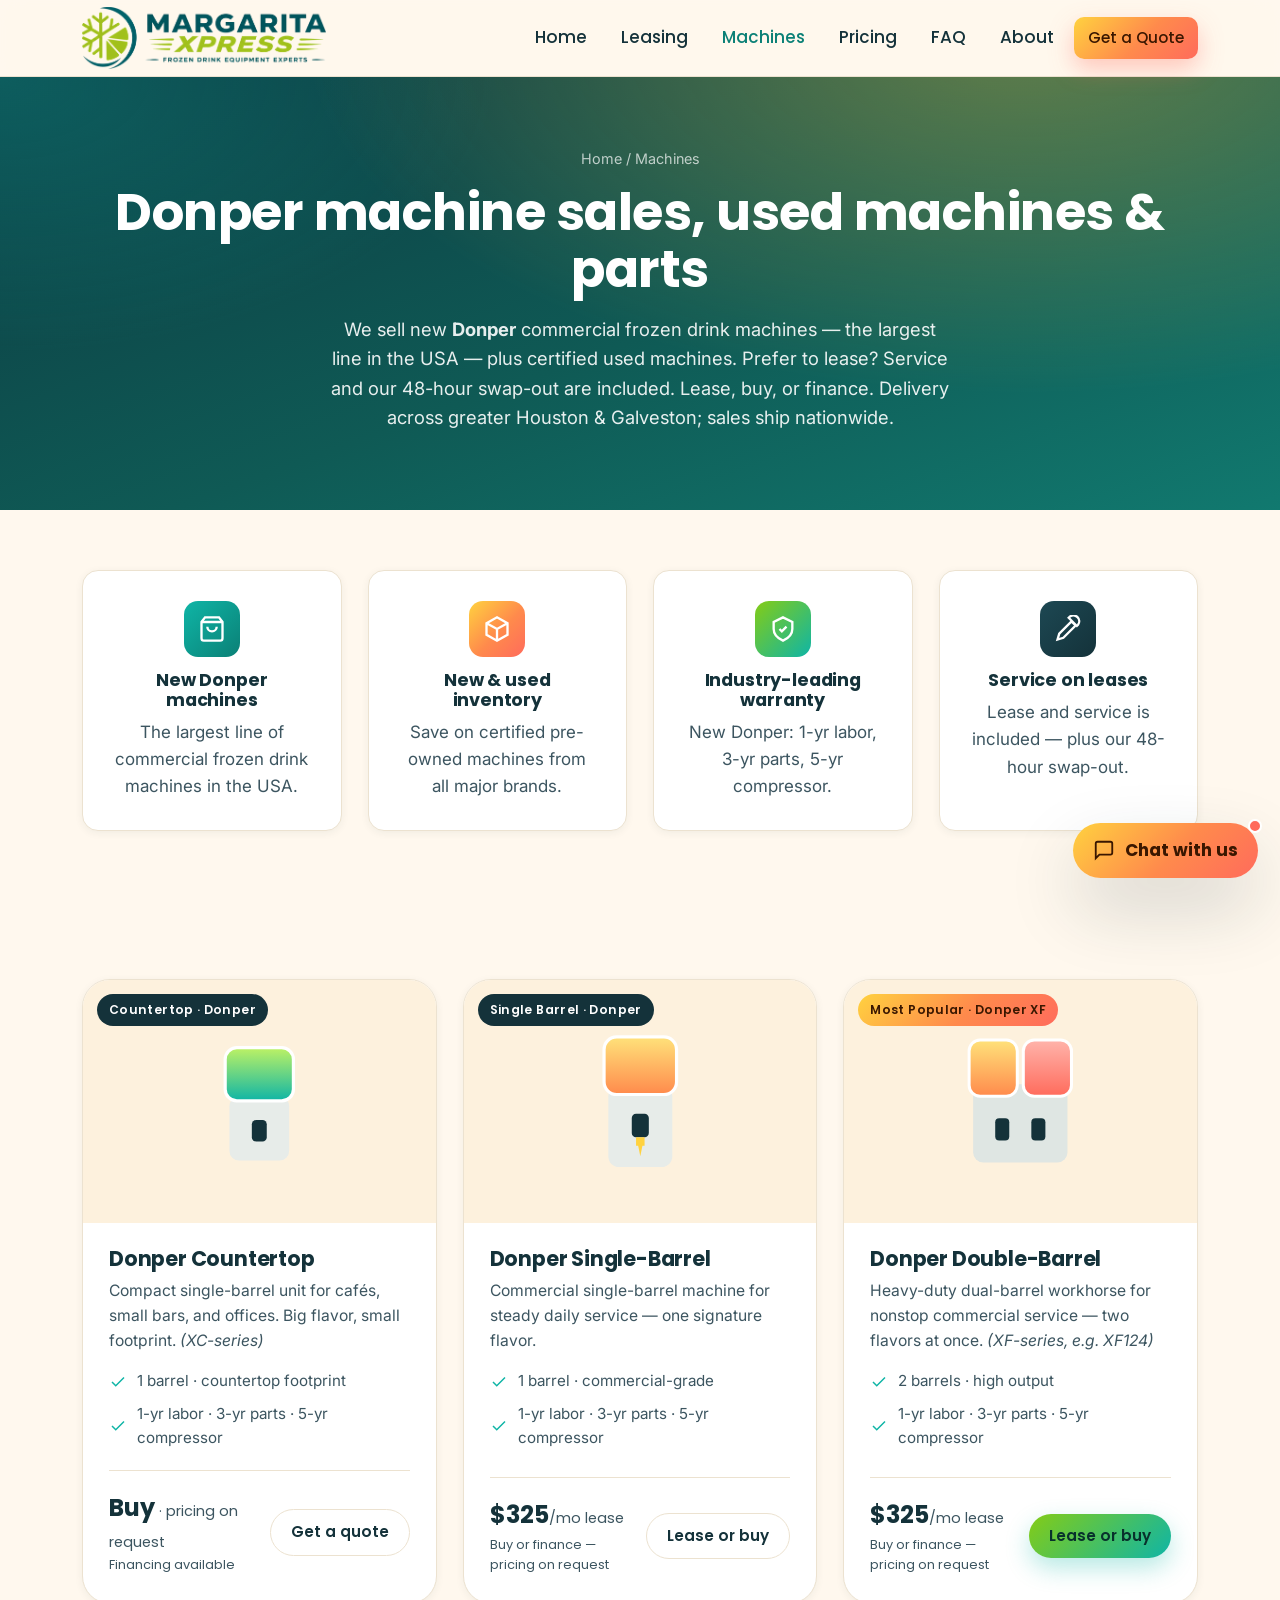
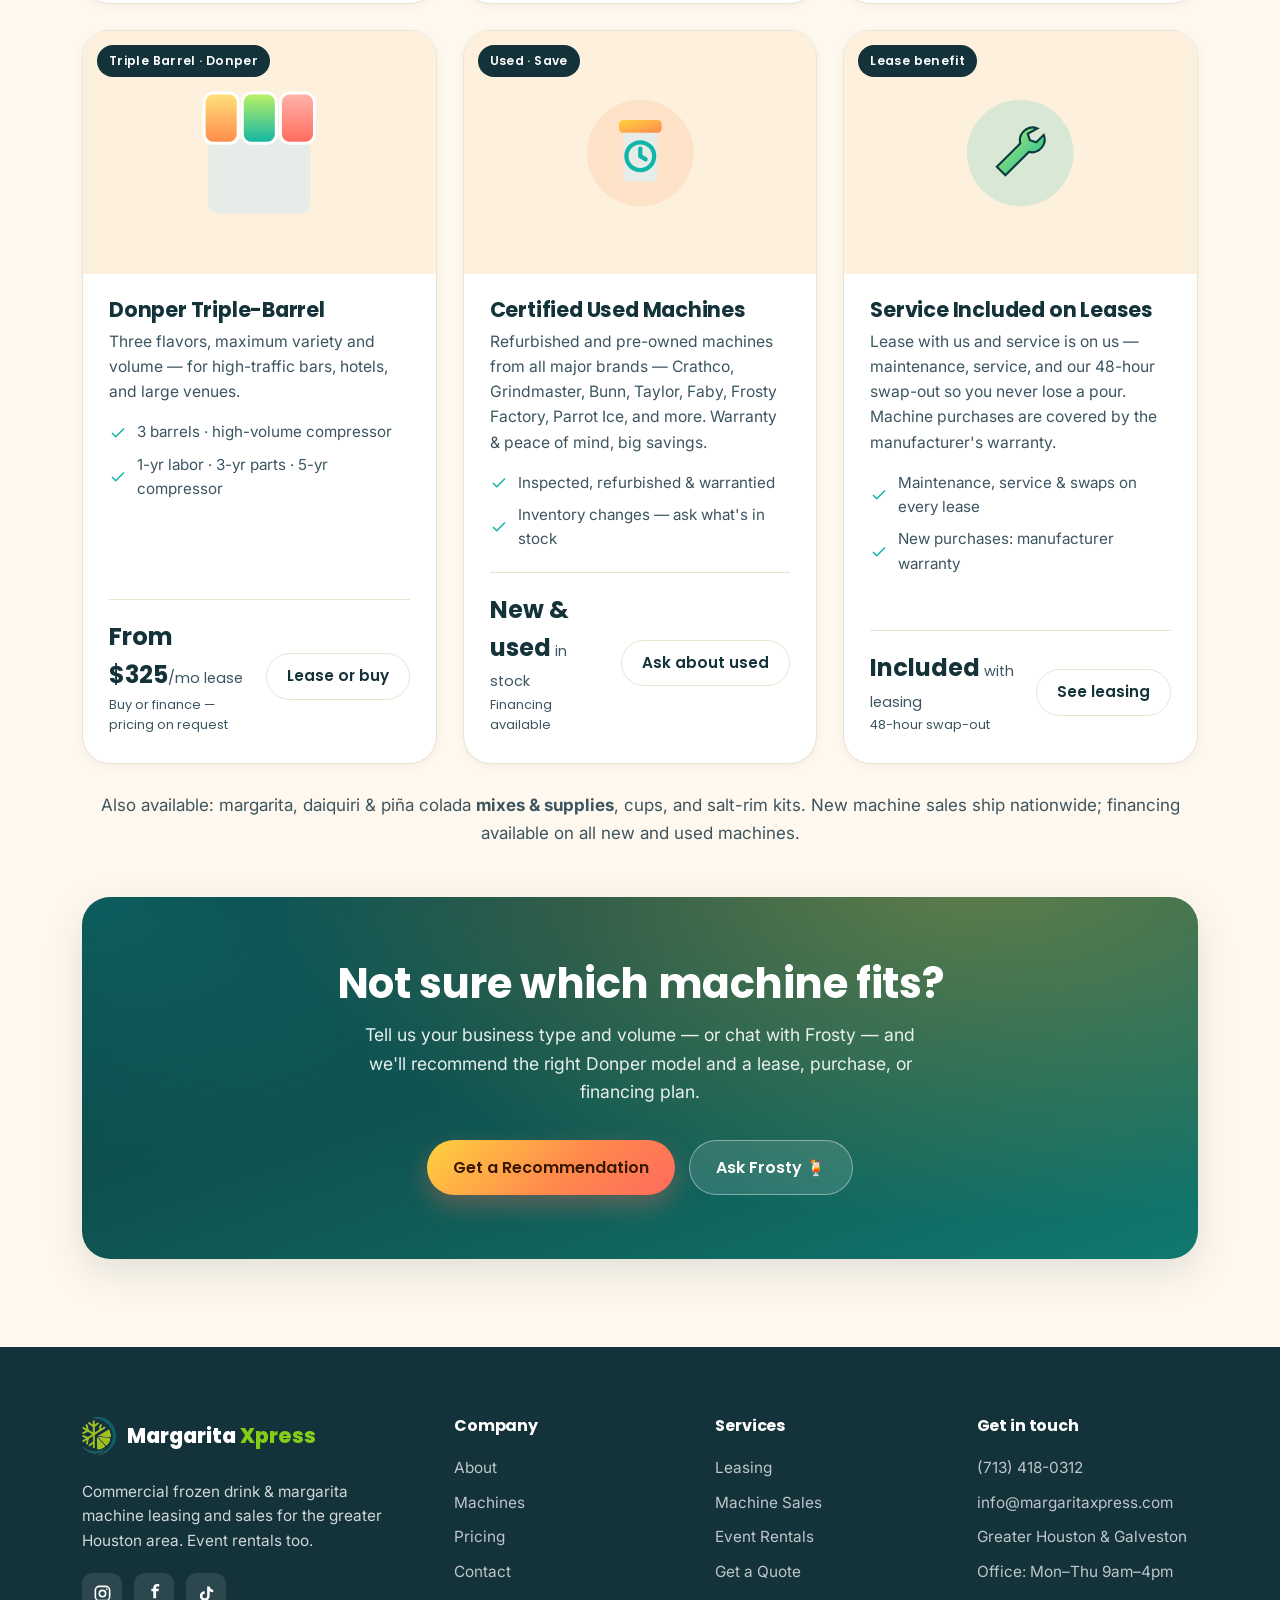
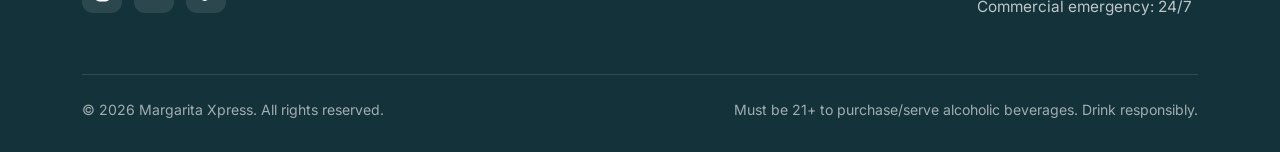
<file: machines.html>
<!DOCTYPE html>
<html lang="en">
<head>
  <meta charset="UTF-8" />
  <meta name="viewport" content="width=device-width, initial-scale=1.0" />
  <title>Machines | Donper Frozen Drink Machine Sales, Used Machines & Parts — Margarita Xpress Houston</title>
  <meta name="description" content="Buy new Donper commercial frozen drink machines (1yr labor / 3yr parts / 5yr compressor warranty) and certified used machines. Leasing includes full service and our 48-hour swap-out. Lease or finance. Houston & nationwide." />
  <meta name="theme-color" content="#0c3b42" />
  <link rel="icon" type="image/png" href="assets/favicon.png" />
  <link rel="preconnect" href="https://fonts.googleapis.com" />
  <link rel="preconnect" href="https://fonts.gstatic.com" crossorigin />
  <link href="https://fonts.googleapis.com/css2?family=Poppins:wght@500;600;700;800&family=Inter:wght@400;500;600&display=swap" rel="stylesheet" />
  <link rel="stylesheet" href="css/styles.css" />
</head>
<body>
  <header class="site-header" id="top">
    <div class="container nav-bar">
      <a class="brand" href="index.html" aria-label="Margarita Xpress home">
        <img class="brand-logo" src="assets/logo-compact.png" alt="Margarita Xpress" width="1029" height="261" />
      </a>
      <button class="nav-toggle" aria-label="Toggle menu" aria-expanded="false"><span></span></button>
      <nav class="nav" id="nav">
        <a href="index.html">Home</a>
        <a href="commercial-leasing.html">Leasing</a>
        <a href="machines.html" class="active">Machines</a>
        <a href="pricing.html">Pricing</a>
        <a href="pricing.html#faq">FAQ</a>
        <a href="about.html">About</a>
        <a href="contact.html" class="btn btn-primary btn-sm">Get a Quote</a>
      </nav>
    </div>
  </header>

  <section class="page-hero">
    <div class="container">
      <div class="crumbs"><a href="index.html">Home</a> / Machines</div>
      <h1>Donper machine sales, used machines &amp; parts</h1>
      <p>We sell new <b>Donper</b> commercial frozen drink machines — the largest line in the USA — plus certified used machines. Prefer to lease? Service and our 48-hour swap-out are included. Lease, buy, or <a href="pricing.html#financing">finance</a>. Delivery across greater Houston &amp; Galveston; sales ship nationwide.</p>
    </div>
  </section>

  <!-- Sales highlights -->
  <section class="section--tight">
    <div class="container">
      <div class="grid grid-4">
        <article class="card text-center reveal"><div class="ico bg-teal" style="margin:0 auto 14px"><svg viewBox="0 0 24 24" fill="none" stroke="currentColor" stroke-width="2"><path d="M6 2 3 6v14a2 2 0 0 0 2 2h14a2 2 0 0 0 2-2V6l-3-4Z"/><path d="M3 6h18M16 10a4 4 0 0 1-8 0"/></svg></div><h3 style="font-size:1.1rem">New Donper machines</h3><p>The largest line of commercial frozen drink machines in the USA.</p></article>
        <article class="card text-center reveal"><div class="ico bg-sun" style="margin:0 auto 14px"><svg viewBox="0 0 24 24" fill="none" stroke="currentColor" stroke-width="2"><path d="M20.9 7 12 12 3.1 7M12 12v9M3 7l9-5 9 5v10l-9 5-9-5Z"/></svg></div><h3 style="font-size:1.1rem">New &amp; used inventory</h3><p>Save on certified pre-owned machines from all major brands.</p></article>
        <article class="card text-center reveal"><div class="ico bg-lime" style="margin:0 auto 14px"><svg viewBox="0 0 24 24" fill="none" stroke="currentColor" stroke-width="2"><path d="M12 2 4 6v6c0 5 3.5 8 8 10 4.5-2 8-5 8-10V6Z"/><path d="m9 12 2 2 4-4"/></svg></div><h3 style="font-size:1.1rem">Industry-leading warranty</h3><p>New Donper: 1-yr labor, 3-yr parts, 5-yr compressor.</p></article>
        <article class="card text-center reveal"><div class="ico bg-ink" style="margin:0 auto 14px"><svg viewBox="0 0 24 24" fill="none" stroke="currentColor" stroke-width="2"><path d="M20.6 8.4a5 5 0 0 0-7-7l-1 1 7 7ZM3 21l1.5-5L15 5.5 18.5 9 8 19.5Z"/></svg></div><h3 style="font-size:1.1rem">Service on leases</h3><p>Lease and service is included — plus our 48-hour swap-out.</p></article>
      </div>
    </div>
  </section>

  <section class="section">
    <div class="container">
      <!-- NOTE: model numbers & purchase prices are placeholders — confirm exact Donper models/specs/pricing. -->
      <div class="grid grid-3">
        <!-- Countertop -->
        <article class="machine reveal">
          <div class="machine-figure bg-cream2"><span class="machine-tag">Countertop · Donper</span>
            <svg viewBox="0 0 160 150" fill="none" xmlns="http://www.w3.org/2000/svg"><defs><linearGradient id="c1" x1="0" y1="0" x2="0" y2="1"><stop offset="0" stop-color="#bef264"/><stop offset="1" stop-color="#0fb5a6"/></linearGradient></defs><rect x="52" y="70" width="56" height="60" rx="9" fill="#e7ece9"/><rect x="48" y="24" width="64" height="50" rx="11" fill="url(#c1)" stroke="#fff" stroke-width="3"/><rect x="73" y="92" width="14" height="20" rx="4" fill="#14323a"/></svg>
          </div>
          <div class="machine-body">
            <h3>Donper Countertop</h3>
            <p class="desc">Compact single-barrel unit for cafés, small bars, and offices. Big flavor, small footprint. <em>(XC-series)</em></p>
            <ul class="spec-list">
              <li><svg viewBox="0 0 24 24" fill="none" stroke="currentColor" stroke-width="2"><path d="M20 6 9 17l-5-5"/></svg> 1 barrel · countertop footprint</li>
              <li><svg viewBox="0 0 24 24" fill="none" stroke="currentColor" stroke-width="2"><path d="M20 6 9 17l-5-5"/></svg> 1-yr labor · 3-yr parts · 5-yr compressor</li>
            </ul>
            <div class="machine-foot">
              <div class="price"><b>Buy</b><span> · pricing on request</span><small>Financing available</small></div>
              <a href="contact.html" class="btn btn-outline btn-sm">Get a quote</a>
            </div>
          </div>
        </article>
        <!-- Single-Barrel -->
        <article class="machine reveal">
          <div class="machine-figure bg-cream2"><span class="machine-tag">Single Barrel · Donper</span>
            <svg viewBox="0 0 160 150" fill="none" xmlns="http://www.w3.org/2000/svg"><defs><linearGradient id="a1" x1="0" y1="0" x2="0" y2="1"><stop offset="0" stop-color="#ffe27a"/><stop offset="1" stop-color="#ff8a4c"/></linearGradient></defs><rect x="50" y="60" width="60" height="76" rx="10" fill="#e7ece9"/><rect x="46" y="14" width="68" height="54" rx="12" fill="url(#a1)" stroke="#fff" stroke-width="3"/><rect x="72" y="86" width="16" height="22" rx="4" fill="#14323a"/><path d="M76 108v8h2l2 10 2-10h2v-8Z" fill="#ffd23f"/></svg>
          </div>
          <div class="machine-body">
            <h3>Donper Single-Barrel</h3>
            <p class="desc">Commercial single-barrel machine for steady daily service — one signature flavor.</p>
            <ul class="spec-list">
              <li><svg viewBox="0 0 24 24" fill="none" stroke="currentColor" stroke-width="2"><path d="M20 6 9 17l-5-5"/></svg> 1 barrel · commercial-grade</li>
              <li><svg viewBox="0 0 24 24" fill="none" stroke="currentColor" stroke-width="2"><path d="M20 6 9 17l-5-5"/></svg> 1-yr labor · 3-yr parts · 5-yr compressor</li>
            </ul>
            <div class="machine-foot">
              <div class="price"><b>$325</b><span>/mo lease</span><small>Buy or finance — pricing on request</small></div>
              <a href="pricing.html" class="btn btn-outline btn-sm">Lease or buy</a>
            </div>
          </div>
        </article>
        <!-- Double-Barrel (flagship) -->
        <article class="machine reveal">
          <div class="machine-figure bg-cream2"><span class="machine-tag hot">Most Popular · Donper XF</span>
            <svg viewBox="0 0 170 150" fill="none" xmlns="http://www.w3.org/2000/svg"><defs><linearGradient id="d1" x1="0" y1="0" x2="0" y2="1"><stop offset="0" stop-color="#ffe27a"/><stop offset="1" stop-color="#ff8a4c"/></linearGradient><linearGradient id="d2" x1="0" y1="0" x2="0" y2="1"><stop offset="0" stop-color="#ffb4ab"/><stop offset="1" stop-color="#ff6b5c"/></linearGradient></defs><rect x="38" y="58" width="94" height="78" rx="10" fill="#dfe6e3"/><rect x="34" y="14" width="48" height="56" rx="11" fill="url(#d1)" stroke="#fff" stroke-width="3"/><rect x="88" y="14" width="48" height="56" rx="11" fill="url(#d2)" stroke="#fff" stroke-width="3"/><rect x="60" y="92" width="14" height="22" rx="4" fill="#14323a"/><rect x="96" y="92" width="14" height="22" rx="4" fill="#14323a"/></svg>
          </div>
          <div class="machine-body">
            <h3>Donper Double-Barrel</h3>
            <p class="desc">Heavy-duty dual-barrel workhorse for nonstop commercial service — two flavors at once. <em>(XF-series, e.g. XF124)</em></p>
            <ul class="spec-list">
              <li><svg viewBox="0 0 24 24" fill="none" stroke="currentColor" stroke-width="2"><path d="M20 6 9 17l-5-5"/></svg> 2 barrels · high output</li>
              <li><svg viewBox="0 0 24 24" fill="none" stroke="currentColor" stroke-width="2"><path d="M20 6 9 17l-5-5"/></svg> 1-yr labor · 3-yr parts · 5-yr compressor</li>
            </ul>
            <div class="machine-foot">
              <div class="price"><b>$325</b><span>/mo lease</span><small>Buy or finance — pricing on request</small></div>
              <a href="pricing.html" class="btn btn-lime btn-sm">Lease or buy</a>
            </div>
          </div>
        </article>
        <!-- Triple-Barrel -->
        <article class="machine reveal">
          <div class="machine-figure bg-cream2"><span class="machine-tag">Triple Barrel · Donper</span>
            <svg viewBox="0 0 170 150" fill="none" xmlns="http://www.w3.org/2000/svg"><defs><linearGradient id="b1" x1="0" y1="0" x2="0" y2="1"><stop offset="0" stop-color="#ffe27a"/><stop offset="1" stop-color="#ff8a4c"/></linearGradient><linearGradient id="b2" x1="0" y1="0" x2="0" y2="1"><stop offset="0" stop-color="#bef264"/><stop offset="1" stop-color="#0fb5a6"/></linearGradient><linearGradient id="b3" x1="0" y1="0" x2="0" y2="1"><stop offset="0" stop-color="#ffb4ab"/><stop offset="1" stop-color="#ff6b5c"/></linearGradient></defs><rect x="34" y="62" width="102" height="74" rx="10" fill="#e7ece9"/><rect x="30" y="16" width="34" height="50" rx="9" fill="url(#b1)" stroke="#fff" stroke-width="3"/><rect x="68" y="16" width="34" height="50" rx="9" fill="url(#b2)" stroke="#fff" stroke-width="3"/><rect x="106" y="16" width="34" height="50" rx="9" fill="url(#b3)" stroke="#fff" stroke-width="3"/></svg>
          </div>
          <div class="machine-body">
            <h3>Donper Triple-Barrel</h3>
            <p class="desc">Three flavors, maximum variety and volume — for high-traffic bars, hotels, and large venues.</p>
            <ul class="spec-list">
              <li><svg viewBox="0 0 24 24" fill="none" stroke="currentColor" stroke-width="2"><path d="M20 6 9 17l-5-5"/></svg> 3 barrels · high-volume compressor</li>
              <li><svg viewBox="0 0 24 24" fill="none" stroke="currentColor" stroke-width="2"><path d="M20 6 9 17l-5-5"/></svg> 1-yr labor · 3-yr parts · 5-yr compressor</li>
            </ul>
            <div class="machine-foot">
              <div class="price"><b>From $325</b><span>/mo lease</span><small>Buy or finance — pricing on request</small></div>
              <a href="pricing.html" class="btn btn-outline btn-sm">Lease or buy</a>
            </div>
          </div>
        </article>
        <!-- Used machines -->
        <article class="machine reveal">
          <div class="machine-figure bg-cream2"><span class="machine-tag">Used · Save</span>
            <svg viewBox="0 0 160 150" fill="none" xmlns="http://www.w3.org/2000/svg"><defs><linearGradient id="u1" x1="0" y1="0" x2="1" y2="1"><stop offset="0" stop-color="#ffd23f"/><stop offset="1" stop-color="#ff8a4c"/></linearGradient></defs><circle cx="80" cy="75" r="50" fill="rgba(255,138,76,.15)"/><path d="M64 52h32v46a4 4 0 0 1-4 4H68a4 4 0 0 1-4-4Z" fill="#e7ece9"/><rect x="60" y="44" width="40" height="12" rx="4" fill="url(#u1)"/><circle cx="80" cy="78" r="13" fill="none" stroke="#0fb5a6" stroke-width="4"/><path d="M80 71v7l5 3" stroke="#0fb5a6" stroke-width="4" fill="none" stroke-linecap="round"/></svg>
          </div>
          <div class="machine-body">
            <h3>Certified Used Machines</h3>
            <p class="desc">Refurbished and pre-owned machines from all major brands — Crathco, Grindmaster, Bunn, Taylor, Faby, Frosty Factory, Parrot Ice, and more. Warranty &amp; peace of mind, big savings.</p>
            <ul class="spec-list">
              <li><svg viewBox="0 0 24 24" fill="none" stroke="currentColor" stroke-width="2"><path d="M20 6 9 17l-5-5"/></svg> Inspected, refurbished &amp; warrantied</li>
              <li><svg viewBox="0 0 24 24" fill="none" stroke="currentColor" stroke-width="2"><path d="M20 6 9 17l-5-5"/></svg> Inventory changes — ask what's in stock</li>
            </ul>
            <div class="machine-foot">
              <div class="price"><b>New &amp; used</b><span> in stock</span><small>Financing available</small></div>
              <a href="contact.html" class="btn btn-outline btn-sm">Ask about used</a>
            </div>
          </div>
        </article>
        <!-- Service (lease benefit) -->
        <article class="machine reveal">
          <div class="machine-figure bg-cream2"><span class="machine-tag">Lease benefit</span>
            <svg viewBox="0 0 160 150" fill="none" xmlns="http://www.w3.org/2000/svg"><defs><linearGradient id="ps1" x1="0" y1="0" x2="1" y2="1"><stop offset="0" stop-color="#bef264"/><stop offset="1" stop-color="#0fb5a6"/></linearGradient></defs><circle cx="80" cy="75" r="50" fill="rgba(15,181,166,.15)"/><path d="M96 52a12 12 0 0 0-16 14L58 88l8 8 22-22a12 12 0 0 0 14-16l-7 7-6-2-2-6Z" fill="url(#ps1)" stroke="#0c3b42" stroke-width="2"/></svg>
          </div>
          <div class="machine-body">
            <h3>Service Included on Leases</h3>
            <p class="desc">Lease with us and service is on us — maintenance, service, and our 48-hour swap-out so you never lose a pour. Machine purchases are covered by the manufacturer's warranty.</p>
            <ul class="spec-list">
              <li><svg viewBox="0 0 24 24" fill="none" stroke="currentColor" stroke-width="2"><path d="M20 6 9 17l-5-5"/></svg> Maintenance, service &amp; swaps on every lease</li>
              <li><svg viewBox="0 0 24 24" fill="none" stroke="currentColor" stroke-width="2"><path d="M20 6 9 17l-5-5"/></svg> New purchases: manufacturer warranty</li>
            </ul>
            <div class="machine-foot">
              <div class="price"><b>Included</b><span> with leasing</span><small>48-hour swap-out</small></div>
              <a href="commercial-leasing.html" class="btn btn-outline btn-sm">See leasing</a>
            </div>
          </div>
        </article>
      </div>

      <p class="text-center muted" style="margin-top:28px">Also available: margarita, daiquiri &amp; piña colada <b>mixes &amp; supplies</b>, cups, and salt-rim kits. New machine sales ship nationwide; <a href="pricing.html#financing">financing available</a> on all new and used machines.</p>

      <div class="cta-band reveal" style="margin-top:50px">
        <h2>Not sure which machine fits?</h2>
        <p>Tell us your business type and volume — or chat with Frosty — and we'll recommend the right Donper model and a lease, purchase, or financing plan.</p>
        <div class="hero-cta">
          <a href="contact.html" class="btn btn-primary">Get a Recommendation</a>
          <a href="#" class="btn btn-ghost" data-open-chat>Ask Frosty 🍹</a>
        </div>
      </div>
    </div>
  </section>

  <footer class="site-footer">
    <div class="container">
      <div class="footer-grid">
        <div class="footer-about">
          <a class="brand" href="index.html"><img class="brand-mark" src="assets/mark.png" alt="" width="38" height="43" /><span class="brand-name">Margarita <span>Xpress</span></span></a>
          <p>Commercial frozen drink &amp; margarita machine leasing and sales for the greater Houston area. Event rentals too.</p>
          <div class="socials">
            <a href="#" aria-label="Instagram"><svg viewBox="0 0 24 24" fill="none" stroke="currentColor" stroke-width="2"><rect x="3" y="3" width="18" height="18" rx="5"/><circle cx="12" cy="12" r="4"/><circle cx="17.5" cy="6.5" r="1" fill="currentColor" stroke="none"/></svg></a>
            <a href="#" aria-label="Facebook"><svg viewBox="0 0 24 24" fill="currentColor"><path d="M14 9h3l.5-3H14V4.5c0-.9.3-1.5 1.6-1.5H18V.2C17.6.1 16.4 0 15.1 0 12.3 0 10.5 1.7 10.5 4.7V6H8v3h2.5v9H14Z"/></svg></a>
            <a href="#" aria-label="TikTok"><svg viewBox="0 0 24 24" fill="currentColor"><path d="M16 3c.5 2.4 2 4 4.5 4.3v3.1c-1.6 0-3.1-.5-4.5-1.4v6.2A6.2 6.2 0 1 1 9.8 9v3.2a3 3 0 1 0 3 3V3Z"/></svg></a>
          </div>
        </div>
        <div class="footer-col"><h4>Company</h4><a href="about.html">About</a><a href="machines.html">Machines</a><a href="pricing.html">Pricing</a><a href="contact.html">Contact</a></div>
        <div class="footer-col"><h4>Services</h4><a href="commercial-leasing.html">Leasing</a><a href="machines.html">Machine Sales</a><a href="contact.html">Event Rentals</a><a href="contact.html">Get a Quote</a></div>
        <div class="footer-col"><h4>Get in touch</h4><a href="tel:+17134180312">(713) 418-0312</a><a href="mailto:info@margaritaxpress.com">info@margaritaxpress.com</a><li>Greater Houston &amp; Galveston</li><li>Office: Mon–Thu 9am–4pm</li><li>Commercial emergency: 24/7</li></div>
      </div>
      <div class="footer-bottom">
        <span>© <span id="year">2026</span> Margarita Xpress. All rights reserved.</span>
        <span>Must be 21+ to purchase/serve alcoholic beverages. Drink responsibly.</span>
      </div>
    </div>
  </footer>

  <button class="chat-launch" id="chatLaunch" aria-label="Chat with us">
    <span class="ping"></span>
    <svg viewBox="0 0 24 24" fill="none" stroke="currentColor" stroke-width="2"><path d="M21 15a2 2 0 0 1-2 2H7l-4 4V5a2 2 0 0 1 2-2h14a2 2 0 0 1 2 2Z"/></svg>
    Chat with us
  </button>
  <div class="chat-panel" id="chatPanel" role="dialog" aria-label="Margarita Xpress chat">
    <div class="chat-head">
      <span class="ava"><svg viewBox="0 0 24 24" fill="none" stroke="currentColor" stroke-width="2"><path d="M8 21h8M12 17v4M5 3h14l-7 9-7-9Z"/></svg></span>
      <div><b>Frosty</b><small>Margarita Xpress assistant</small></div>
      <button class="chat-close" aria-label="Close chat">×</button>
    </div>
    <div class="chat-body" id="chatBody"></div>
    <div class="chat-quick">
      <button>Commercial leasing</button><button>Pricing</button><button>Troubleshooting</button><button>Machine replacement</button><button>48-hour guarantee</button>
    </div>
    <div class="chat-foot">
      <input id="chatInput" type="text" placeholder="Type your question…" aria-label="Type your message" />
      <button id="chatSend" aria-label="Send"><svg viewBox="0 0 24 24" fill="none" stroke="currentColor" stroke-width="2"><path d="M22 2 11 13M22 2l-7 20-4-9-9-4Z"/></svg></button>
    </div>
    <div class="chat-disclaimer">Frosty is an automated assistant. For quotes, a human follows up fast.</div>
  </div>

  <script src="js/main.js"></script>
</body>
</html>
</file>
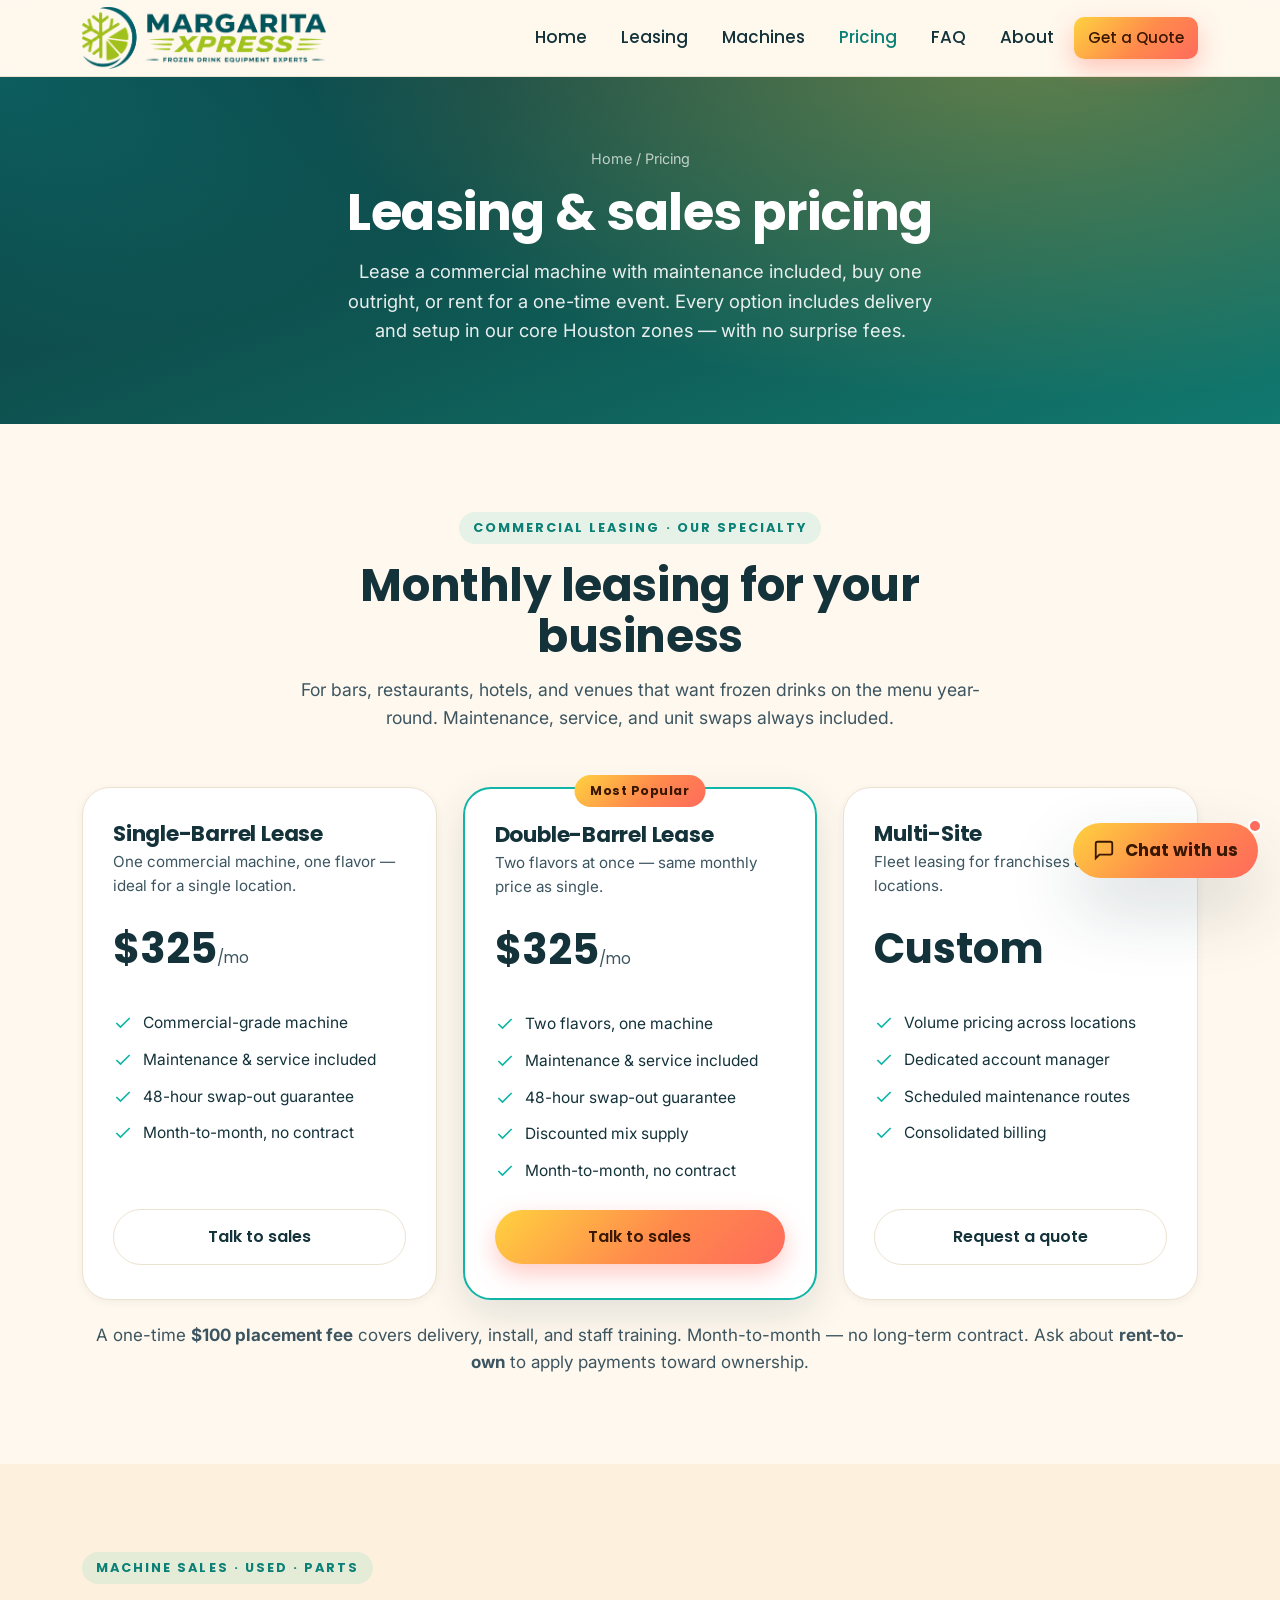
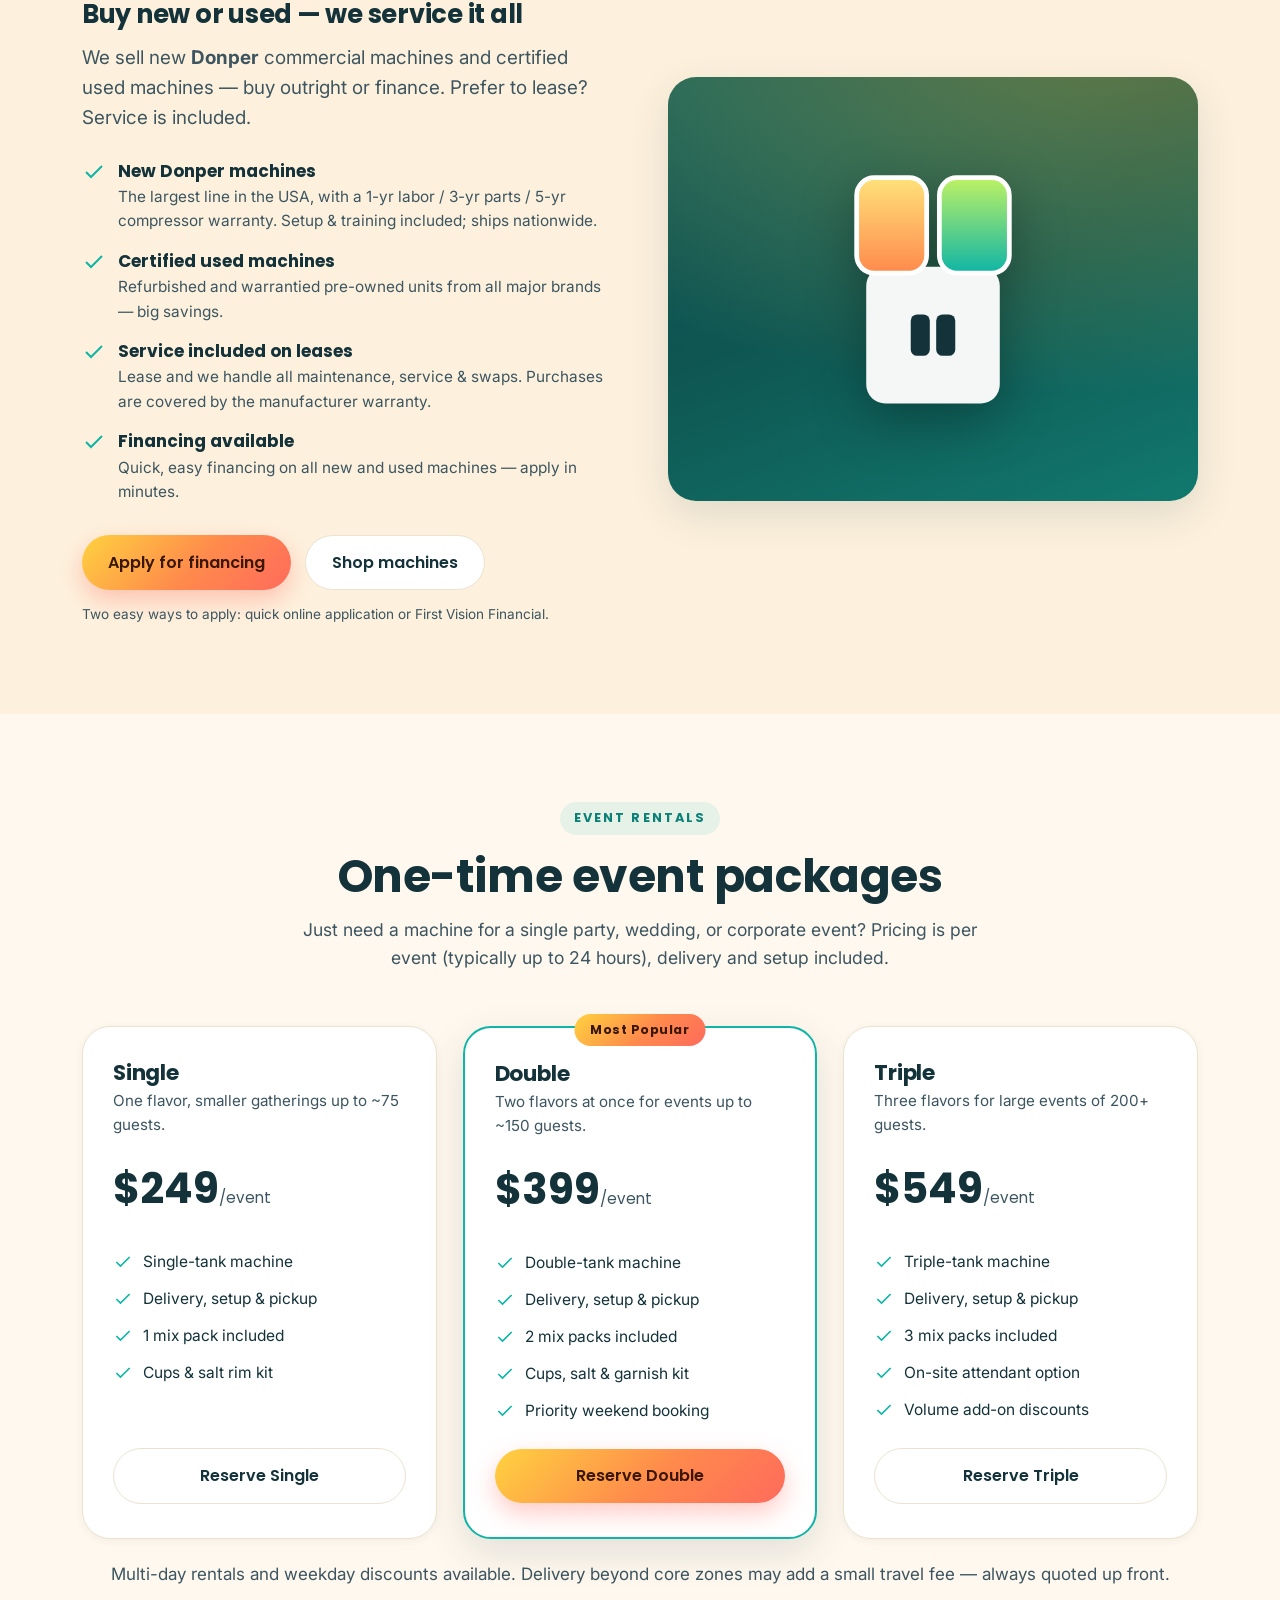
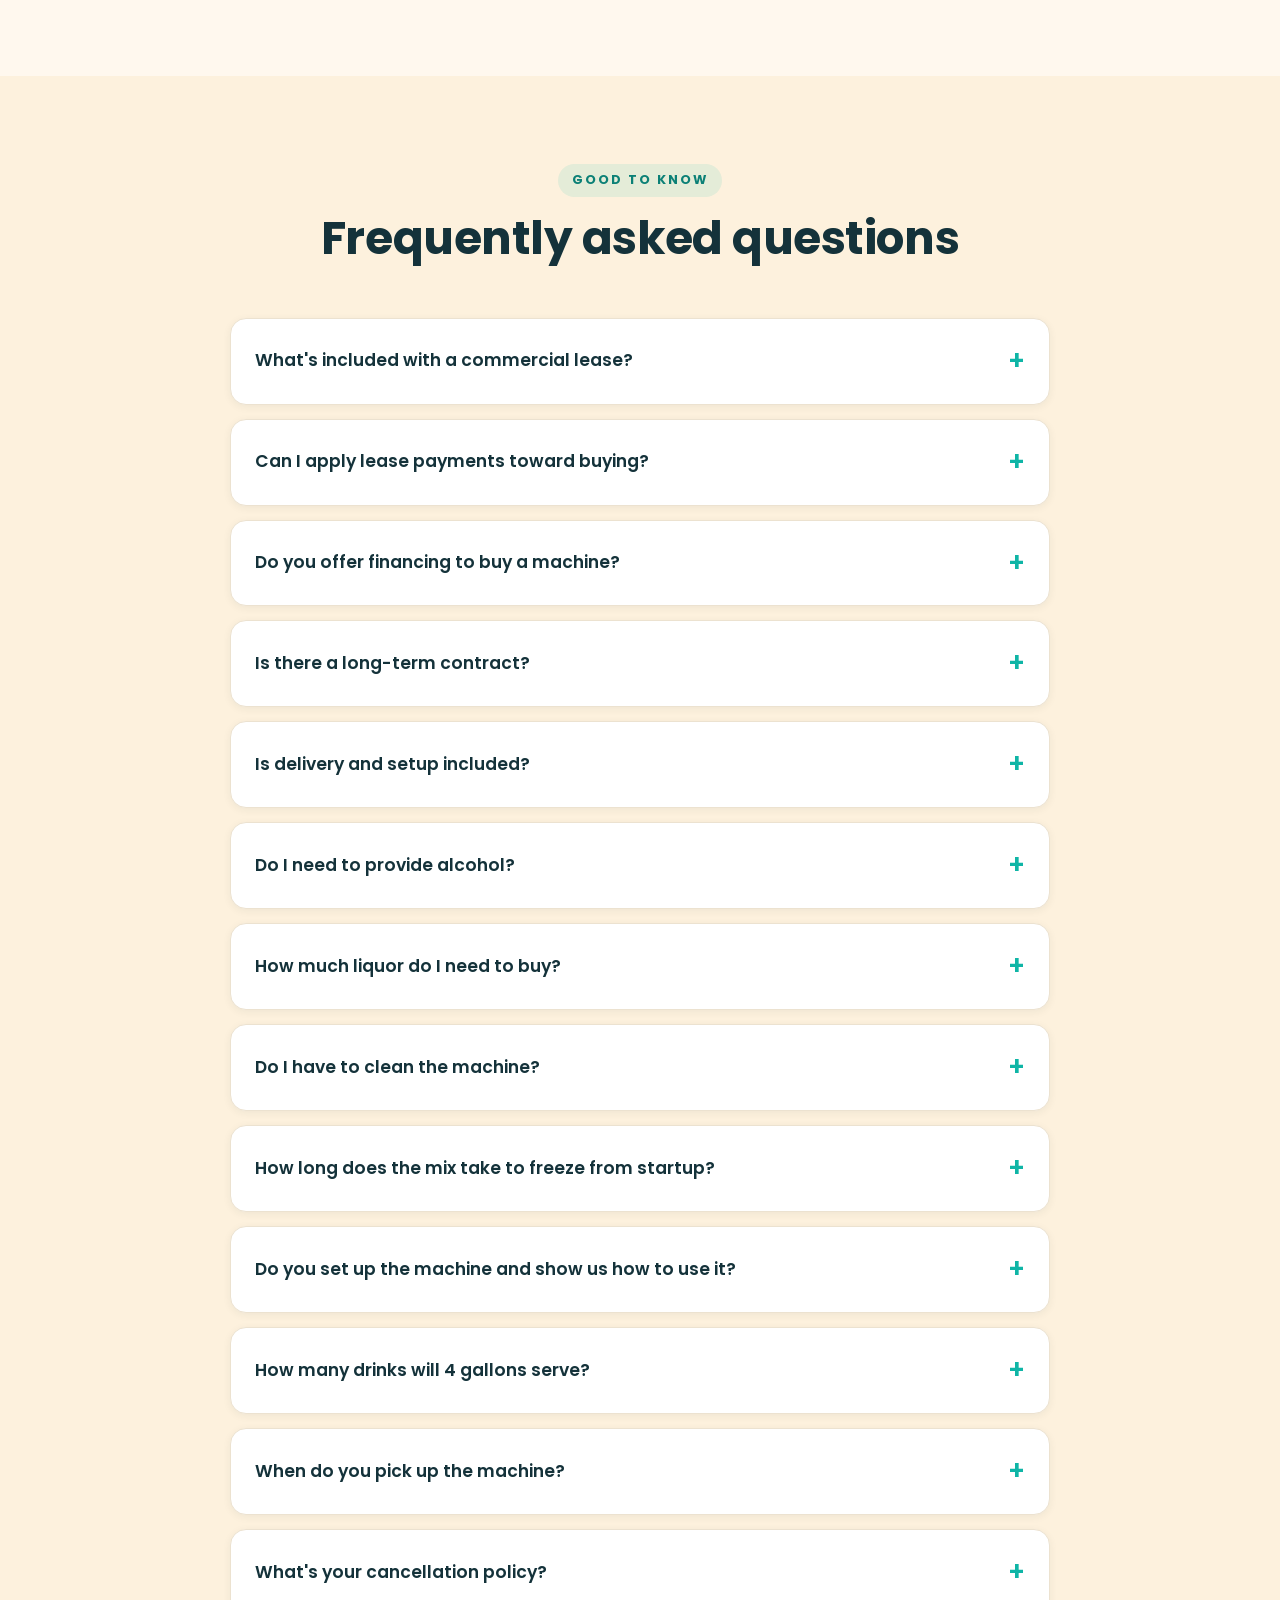
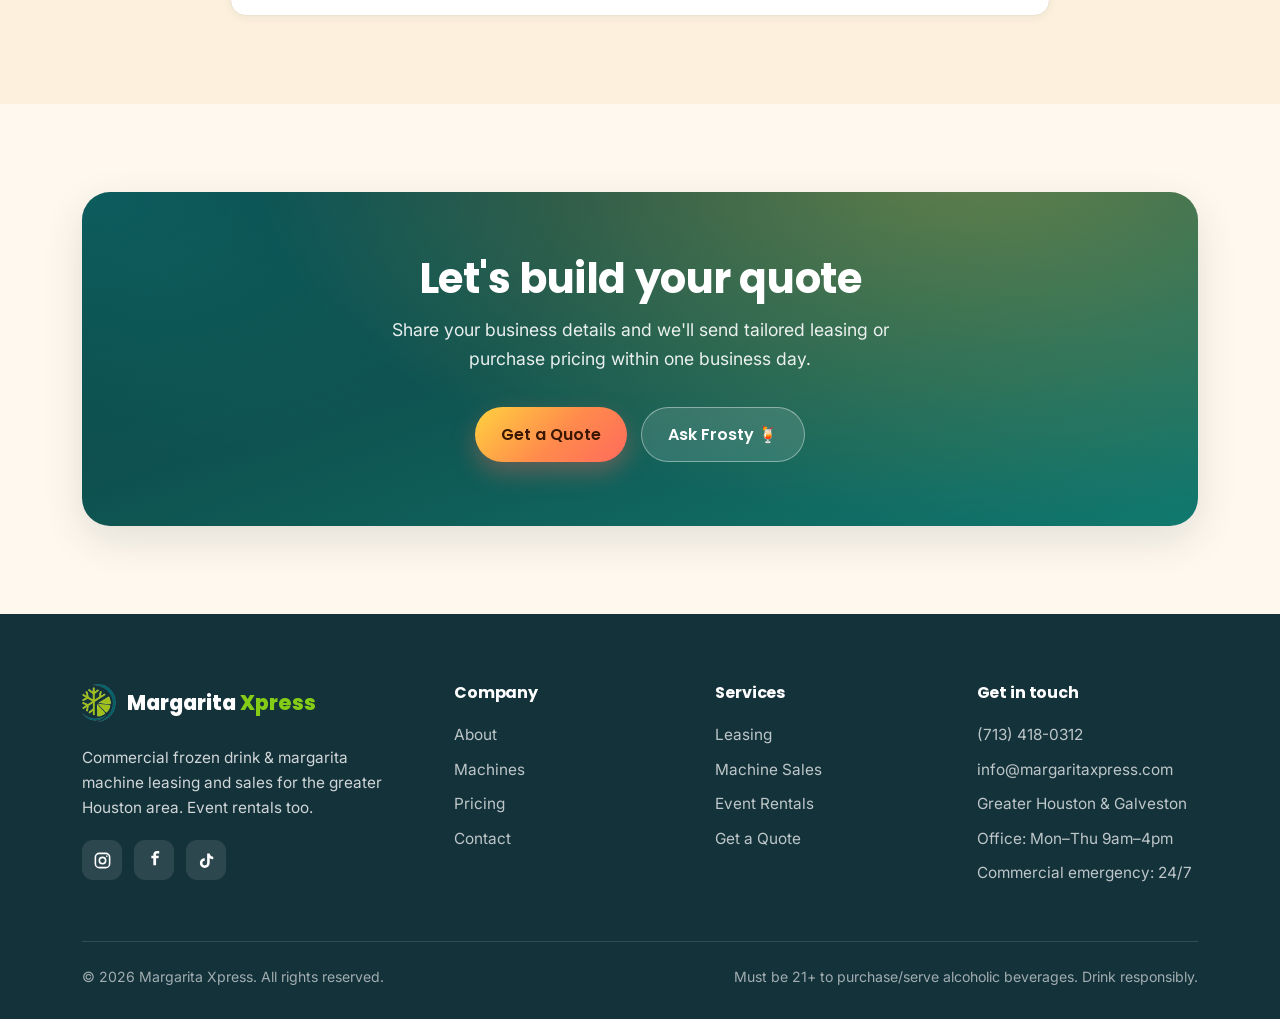
<file: pricing.html>
<!DOCTYPE html>
<html lang="en">
<head>
  <meta charset="UTF-8" />
  <meta name="viewport" content="width=device-width, initial-scale=1.0" />
  <title>Pricing | Commercial Leasing, Machine Sales & Rentals — Margarita Xpress Houston</title>
  <meta name="description" content="Transparent pricing for commercial frozen drink machine leasing and sales in greater Houston — plus event rentals. Maintenance included on leases. No surprise fees." />
  <meta name="theme-color" content="#0c3b42" />
  <link rel="icon" type="image/png" href="assets/favicon.png" />
  <link rel="preconnect" href="https://fonts.googleapis.com" />
  <link rel="preconnect" href="https://fonts.gstatic.com" crossorigin />
  <link href="https://fonts.googleapis.com/css2?family=Poppins:wght@500;600;700;800&family=Inter:wght@400;500;600&display=swap" rel="stylesheet" />
  <link rel="stylesheet" href="css/styles.css" />
</head>
<body>
  <header class="site-header" id="top">
    <div class="container nav-bar">
      <a class="brand" href="index.html" aria-label="Margarita Xpress home">
        <img class="brand-logo" src="assets/logo-compact.png" alt="Margarita Xpress" width="1029" height="261" />
      </a>
      <button class="nav-toggle" aria-label="Toggle menu" aria-expanded="false"><span></span></button>
      <nav class="nav" id="nav">
        <a href="index.html">Home</a>
        <a href="commercial-leasing.html">Leasing</a>
        <a href="machines.html">Machines</a>
        <a href="pricing.html" class="active">Pricing</a>
        <a href="#faq">FAQ</a>
        <a href="about.html">About</a>
        <a href="contact.html" class="btn btn-primary btn-sm">Get a Quote</a>
      </nav>
    </div>
  </header>

  <section class="page-hero">
    <div class="container">
      <div class="crumbs"><a href="index.html">Home</a> / Pricing</div>
      <h1>Leasing &amp; sales pricing</h1>
      <p>Lease a commercial machine with maintenance included, buy one outright, or rent for a one-time event. Every option includes delivery and setup in our core Houston zones — with no surprise fees.</p>
    </div>
  </section>

  <!-- COMMERCIAL LEASING (primary) -->
  <section class="section">
    <div class="container">
      <div class="section-head reveal">
        <span class="eyebrow">Commercial leasing · our specialty</span>
        <h2>Monthly leasing for your business</h2>
        <p>For bars, restaurants, hotels, and venues that want frozen drinks on the menu year-round. Maintenance, service, and unit swaps always included.</p>
      </div>
      <div class="plans">
        <div class="plan reveal">
          <h3>Single-Barrel Lease</h3>
          <p class="who">One commercial machine, one flavor — ideal for a single location.</p>
          <div class="amount"><b>$325</b><span>/mo</span></div>
          <ul class="feat">
            <li><svg viewBox="0 0 24 24" fill="none" stroke="currentColor" stroke-width="2"><path d="M20 6 9 17l-5-5"/></svg> Commercial-grade machine</li>
            <li><svg viewBox="0 0 24 24" fill="none" stroke="currentColor" stroke-width="2"><path d="M20 6 9 17l-5-5"/></svg> Maintenance &amp; service included</li>
            <li><svg viewBox="0 0 24 24" fill="none" stroke="currentColor" stroke-width="2"><path d="M20 6 9 17l-5-5"/></svg> 48-hour swap-out guarantee</li>
            <li><svg viewBox="0 0 24 24" fill="none" stroke="currentColor" stroke-width="2"><path d="M20 6 9 17l-5-5"/></svg> Month-to-month, no contract</li>
          </ul>
          <a href="contact.html" class="btn btn-outline btn-block">Talk to sales</a>
        </div>
        <div class="plan featured reveal">
          <span class="plan-flag">Most Popular</span>
          <h3>Double-Barrel Lease</h3>
          <p class="who">Two flavors at once — same monthly price as single.</p>
          <div class="amount"><b>$325</b><span>/mo</span></div>
          <ul class="feat">
            <li><svg viewBox="0 0 24 24" fill="none" stroke="currentColor" stroke-width="2"><path d="M20 6 9 17l-5-5"/></svg> Two flavors, one machine</li>
            <li><svg viewBox="0 0 24 24" fill="none" stroke="currentColor" stroke-width="2"><path d="M20 6 9 17l-5-5"/></svg> Maintenance &amp; service included</li>
            <li><svg viewBox="0 0 24 24" fill="none" stroke="currentColor" stroke-width="2"><path d="M20 6 9 17l-5-5"/></svg> 48-hour swap-out guarantee</li>
            <li><svg viewBox="0 0 24 24" fill="none" stroke="currentColor" stroke-width="2"><path d="M20 6 9 17l-5-5"/></svg> Discounted mix supply</li>
            <li><svg viewBox="0 0 24 24" fill="none" stroke="currentColor" stroke-width="2"><path d="M20 6 9 17l-5-5"/></svg> Month-to-month, no contract</li>
          </ul>
          <a href="contact.html" class="btn btn-primary btn-block">Talk to sales</a>
        </div>
        <div class="plan reveal">
          <h3>Multi-Site</h3>
          <p class="who">Fleet leasing for franchises &amp; multiple locations.</p>
          <div class="amount"><b>Custom</b></div>
          <ul class="feat">
            <li><svg viewBox="0 0 24 24" fill="none" stroke="currentColor" stroke-width="2"><path d="M20 6 9 17l-5-5"/></svg> Volume pricing across locations</li>
            <li><svg viewBox="0 0 24 24" fill="none" stroke="currentColor" stroke-width="2"><path d="M20 6 9 17l-5-5"/></svg> Dedicated account manager</li>
            <li><svg viewBox="0 0 24 24" fill="none" stroke="currentColor" stroke-width="2"><path d="M20 6 9 17l-5-5"/></svg> Scheduled maintenance routes</li>
            <li><svg viewBox="0 0 24 24" fill="none" stroke="currentColor" stroke-width="2"><path d="M20 6 9 17l-5-5"/></svg> Consolidated billing</li>
          </ul>
          <a href="contact.html" class="btn btn-outline btn-block">Request a quote</a>
        </div>
      </div>
      <p class="text-center muted" style="margin-top:22px">A one-time <b>$100 placement fee</b> covers delivery, install, and staff training. Month-to-month — no long-term contract. Ask about <b>rent-to-own</b> to apply payments toward ownership.</p>
    </div>
  </section>

  <!-- MACHINE SALES (secondary) -->
  <section class="section bg-cream2" id="financing">
    <div class="container split">
      <div class="reveal">
        <span class="eyebrow">Machine sales · used · parts</span>
        <h2>Buy new or used — we service it all</h2>
        <p class="lead" style="margin-top:14px">We sell new <b>Donper</b> commercial machines and certified used machines — buy outright or finance. Prefer to lease? Service is included.</p>
        <ul class="checklist">
          <li><svg viewBox="0 0 24 24" fill="none" stroke="currentColor" stroke-width="2"><path d="M20 6 9 17l-5-5"/></svg><div><b>New Donper machines</b><span>The largest line in the USA, with a 1-yr labor / 3-yr parts / 5-yr compressor warranty. Setup &amp; training included; ships nationwide.</span></div></li>
          <li><svg viewBox="0 0 24 24" fill="none" stroke="currentColor" stroke-width="2"><path d="M20 6 9 17l-5-5"/></svg><div><b>Certified used machines</b><span>Refurbished and warrantied pre-owned units from all major brands — big savings.</span></div></li>
          <li><svg viewBox="0 0 24 24" fill="none" stroke="currentColor" stroke-width="2"><path d="M20 6 9 17l-5-5"/></svg><div><b>Service included on leases</b><span>Lease and we handle all maintenance, service &amp; swaps. Purchases are covered by the manufacturer warranty.</span></div></li>
          <li><svg viewBox="0 0 24 24" fill="none" stroke="currentColor" stroke-width="2"><path d="M20 6 9 17l-5-5"/></svg><div><b>Financing available</b><span>Quick, easy financing on all new and used machines — apply in minutes.</span></div></li>
        </ul>
        <div class="hero-cta" style="margin-top:30px">
          <a href="https://secure.financ.ing/app?qs=apply&amp;apptype=b&amp;dealercode=PV59A&amp;productname=&amp;equip=&amp;eqpamt=&amp;cost=&amp;website=&amp;cid=52dc2d19-62b6-4120-ac91-b70ab33b0b6c&amp;step=1" class="btn btn-primary" target="_blank" rel="noopener">Apply for financing</a>
          <a href="machines.html" class="btn btn-outline">Shop machines</a>
        </div>
        <p class="form-note" style="margin-top:14px">Two easy ways to apply: <a href="https://secure.financ.ing/app?qs=apply&amp;apptype=b&amp;dealercode=PV59A&amp;productname=&amp;equip=&amp;eqpamt=&amp;cost=&amp;website=&amp;cid=52dc2d19-62b6-4120-ac91-b70ab33b0b6c&amp;step=1" target="_blank" rel="noopener">quick online application</a> or <a href="https://firstvisionfinancial.com/application/" target="_blank" rel="noopener">First Vision Financial</a>.</p>
      </div>
      <div class="split-art reveal">
        <svg viewBox="0 0 200 200" fill="none" xmlns="http://www.w3.org/2000/svg" aria-hidden="true"><defs><linearGradient id="buy" x1="0" y1="0" x2="0" y2="1"><stop offset="0" stop-color="#ffe27a"/><stop offset="1" stop-color="#ff8a4c"/></linearGradient><linearGradient id="buy2" x1="0" y1="0" x2="0" y2="1"><stop offset="0" stop-color="#bef264"/><stop offset="1" stop-color="#0fb5a6"/></linearGradient></defs><rect x="58" y="86" width="84" height="86" rx="12" fill="#f4f7f5"/><rect x="52" y="30" width="44" height="60" rx="11" fill="url(#buy)" stroke="#fff" stroke-width="3"/><rect x="104" y="30" width="44" height="60" rx="11" fill="url(#buy2)" stroke="#fff" stroke-width="3"/><rect x="86" y="116" width="12" height="26" rx="4" fill="#14323a"/><rect x="102" y="116" width="12" height="26" rx="4" fill="#14323a"/></svg>
      </div>
    </div>
  </section>

  <!-- EVENT RENTALS (secondary) -->
  <section class="section">
    <div class="container">
      <div class="section-head reveal">
        <span class="eyebrow">Event rentals</span>
        <h2>One-time event packages</h2>
        <p>Just need a machine for a single party, wedding, or corporate event? Pricing is per event (typically up to 24 hours), delivery and setup included.</p>
      </div>
      <div class="plans">
        <div class="plan reveal">
          <h3>Single</h3>
          <p class="who">One flavor, smaller gatherings up to ~75 guests.</p>
          <div class="amount"><b>$249</b><span>/event</span></div>
          <ul class="feat">
            <li><svg viewBox="0 0 24 24" fill="none" stroke="currentColor" stroke-width="2"><path d="M20 6 9 17l-5-5"/></svg> Single-tank machine</li>
            <li><svg viewBox="0 0 24 24" fill="none" stroke="currentColor" stroke-width="2"><path d="M20 6 9 17l-5-5"/></svg> Delivery, setup &amp; pickup</li>
            <li><svg viewBox="0 0 24 24" fill="none" stroke="currentColor" stroke-width="2"><path d="M20 6 9 17l-5-5"/></svg> 1 mix pack included</li>
            <li><svg viewBox="0 0 24 24" fill="none" stroke="currentColor" stroke-width="2"><path d="M20 6 9 17l-5-5"/></svg> Cups &amp; salt rim kit</li>
          </ul>
          <a href="contact.html" class="btn btn-outline btn-block">Reserve Single</a>
        </div>
        <div class="plan featured reveal">
          <span class="plan-flag">Most Popular</span>
          <h3>Double</h3>
          <p class="who">Two flavors at once for events up to ~150 guests.</p>
          <div class="amount"><b>$399</b><span>/event</span></div>
          <ul class="feat">
            <li><svg viewBox="0 0 24 24" fill="none" stroke="currentColor" stroke-width="2"><path d="M20 6 9 17l-5-5"/></svg> Double-tank machine</li>
            <li><svg viewBox="0 0 24 24" fill="none" stroke="currentColor" stroke-width="2"><path d="M20 6 9 17l-5-5"/></svg> Delivery, setup &amp; pickup</li>
            <li><svg viewBox="0 0 24 24" fill="none" stroke="currentColor" stroke-width="2"><path d="M20 6 9 17l-5-5"/></svg> 2 mix packs included</li>
            <li><svg viewBox="0 0 24 24" fill="none" stroke="currentColor" stroke-width="2"><path d="M20 6 9 17l-5-5"/></svg> Cups, salt &amp; garnish kit</li>
            <li><svg viewBox="0 0 24 24" fill="none" stroke="currentColor" stroke-width="2"><path d="M20 6 9 17l-5-5"/></svg> Priority weekend booking</li>
          </ul>
          <a href="contact.html" class="btn btn-primary btn-block">Reserve Double</a>
        </div>
        <div class="plan reveal">
          <h3>Triple</h3>
          <p class="who">Three flavors for large events of 200+ guests.</p>
          <div class="amount"><b>$549</b><span>/event</span></div>
          <ul class="feat">
            <li><svg viewBox="0 0 24 24" fill="none" stroke="currentColor" stroke-width="2"><path d="M20 6 9 17l-5-5"/></svg> Triple-tank machine</li>
            <li><svg viewBox="0 0 24 24" fill="none" stroke="currentColor" stroke-width="2"><path d="M20 6 9 17l-5-5"/></svg> Delivery, setup &amp; pickup</li>
            <li><svg viewBox="0 0 24 24" fill="none" stroke="currentColor" stroke-width="2"><path d="M20 6 9 17l-5-5"/></svg> 3 mix packs included</li>
            <li><svg viewBox="0 0 24 24" fill="none" stroke="currentColor" stroke-width="2"><path d="M20 6 9 17l-5-5"/></svg> On-site attendant option</li>
            <li><svg viewBox="0 0 24 24" fill="none" stroke="currentColor" stroke-width="2"><path d="M20 6 9 17l-5-5"/></svg> Volume add-on discounts</li>
          </ul>
          <a href="contact.html" class="btn btn-outline btn-block">Reserve Triple</a>
        </div>
      </div>
      <p class="text-center muted" style="margin-top:22px">Multi-day rentals and weekday discounts available. Delivery beyond core zones may add a small travel fee — always quoted up front.</p>
    </div>
  </section>

  <!-- FAQ -->
  <section class="section bg-cream2" id="faq">
    <div class="container">
      <div class="section-head reveal"><span class="eyebrow">Good to know</span><h2>Frequently asked questions</h2></div>
      <div class="faq reveal">
        <details><summary>What's included with a commercial lease?</summary><p>Every lease includes the machine, routine maintenance, service, staff training, cleaning instructions, and unit swaps if service is ever needed — so you're never without a working machine.</p></details>
        <details><summary>Can I apply lease payments toward buying?</summary><p>Yes — ask about our <b>rent-to-own</b> option. We frequently structure leases so payments build toward owning the machine. Reach out and we'll tailor something that fits your business.</p></details>
        <details><summary>Do you offer financing to buy a machine?</summary><p>Yes — we offer quick, easy <b>financing on all new and used machines</b>, so you can spread the cost of ownership instead of paying upfront. Apply through one of our partners: <a href="https://secure.financ.ing/app?qs=apply&amp;apptype=b&amp;dealercode=PV59A&amp;productname=&amp;equip=&amp;eqpamt=&amp;cost=&amp;website=&amp;cid=52dc2d19-62b6-4120-ac91-b70ab33b0b6c&amp;step=1" target="_blank" rel="noopener">quick online application</a> or <a href="https://firstvisionfinancial.com/application/" target="_blank" rel="noopener">First Vision Financial</a>.</p></details>
        <details><summary>Is there a long-term contract?</summary><p>Our standard leases are flexible month-to-month. Multi-site and discounted-rate plans may use a term agreement — we'll always spell out the terms clearly before you sign.</p></details>
        <details><summary>Is delivery and setup included?</summary><p>Yes — delivery, setup, and (for events) pickup are included within our core greater-Houston zones. Locations farther out may incur a small travel fee, which we always quote up front.</p></details>
        <details><summary>Do I need to provide alcohol?</summary><p>You provide any alcohol you'd like added (see amounts below), or run fully non-alcoholic virgin mixes. We handle the machine, mixes, and setup. You must be 21+ to serve alcoholic beverages.</p></details>
        <details><summary>How much liquor do I need to buy?</summary><p>About <b>3 to 3.5 liters of tequila or rum per batch</b> of margarita or bar mix. Other flavors vary depending on your choice — just ask us.</p></details>
        <details><summary>Do I have to clean the machine?</summary><p>For a one-time <b>event rental</b>, no — cleaning's on us. On a <b>commercial lease</b>, daily cleaning is the customer's responsibility, but it's quick and we provide full instructions for your team.</p></details>
        <details><summary>How long does the mix take to freeze from startup?</summary><p>About <b>45 minutes to an hour</b> from room temperature.</p></details>
        <details><summary>Do you set up the machine and show us how to use it?</summary><p>Yes — we handle setup and walk you through the instructions before we leave.</p></details>
        <details><summary>How many drinks will 4 gallons serve?</summary><p>About <b>70–75 drinks</b> in the 8–9 oz cups we provide.</p></details>
        <details><summary>When do you pick up the machine?</summary><p>Usually the next day, unless other arrangements are made.</p></details>
        <details><summary>What's your cancellation policy?</summary><p>Please cancel within <b>24 hours of your party time</b>, or you'll still be charged full price. This gives us a chance to rent the machine to someone else and keeps us from making a trip for nothing.</p></details>
      </div>
    </div>
  </section>

  <section class="section">
    <div class="container">
      <div class="cta-band reveal">
        <h2>Let's build your quote</h2>
        <p>Share your business details and we'll send tailored leasing or purchase pricing within one business day.</p>
        <div class="hero-cta"><a href="contact.html" class="btn btn-primary">Get a Quote</a><a href="#" class="btn btn-ghost" data-open-chat>Ask Frosty 🍹</a></div>
      </div>
    </div>
  </section>

  <footer class="site-footer">
    <div class="container">
      <div class="footer-grid">
        <div class="footer-about">
          <a class="brand" href="index.html"><img class="brand-mark" src="assets/mark.png" alt="" width="38" height="43" /><span class="brand-name">Margarita <span>Xpress</span></span></a>
          <p>Commercial frozen drink &amp; margarita machine leasing and sales for the greater Houston area. Event rentals too.</p>
          <div class="socials">
            <a href="#" aria-label="Instagram"><svg viewBox="0 0 24 24" fill="none" stroke="currentColor" stroke-width="2"><rect x="3" y="3" width="18" height="18" rx="5"/><circle cx="12" cy="12" r="4"/><circle cx="17.5" cy="6.5" r="1" fill="currentColor" stroke="none"/></svg></a>
            <a href="#" aria-label="Facebook"><svg viewBox="0 0 24 24" fill="currentColor"><path d="M14 9h3l.5-3H14V4.5c0-.9.3-1.5 1.6-1.5H18V.2C17.6.1 16.4 0 15.1 0 12.3 0 10.5 1.7 10.5 4.7V6H8v3h2.5v9H14Z"/></svg></a>
            <a href="#" aria-label="TikTok"><svg viewBox="0 0 24 24" fill="currentColor"><path d="M16 3c.5 2.4 2 4 4.5 4.3v3.1c-1.6 0-3.1-.5-4.5-1.4v6.2A6.2 6.2 0 1 1 9.8 9v3.2a3 3 0 1 0 3 3V3Z"/></svg></a>
          </div>
        </div>
        <div class="footer-col"><h4>Company</h4><a href="about.html">About</a><a href="machines.html">Machines</a><a href="pricing.html">Pricing</a><a href="contact.html">Contact</a></div>
        <div class="footer-col"><h4>Services</h4><a href="commercial-leasing.html">Leasing</a><a href="machines.html">Machine Sales</a><a href="contact.html">Event Rentals</a><a href="contact.html">Get a Quote</a></div>
        <div class="footer-col"><h4>Get in touch</h4><a href="tel:+17134180312">(713) 418-0312</a><a href="mailto:info@margaritaxpress.com">info@margaritaxpress.com</a><li>Greater Houston &amp; Galveston</li><li>Office: Mon–Thu 9am–4pm</li><li>Commercial emergency: 24/7</li></div>
      </div>
      <div class="footer-bottom">
        <span>© <span id="year">2026</span> Margarita Xpress. All rights reserved.</span>
        <span>Must be 21+ to purchase/serve alcoholic beverages. Drink responsibly.</span>
      </div>
    </div>
  </footer>

  <button class="chat-launch" id="chatLaunch" aria-label="Chat with us">
    <span class="ping"></span>
    <svg viewBox="0 0 24 24" fill="none" stroke="currentColor" stroke-width="2"><path d="M21 15a2 2 0 0 1-2 2H7l-4 4V5a2 2 0 0 1 2-2h14a2 2 0 0 1 2 2Z"/></svg>
    Chat with us
  </button>
  <div class="chat-panel" id="chatPanel" role="dialog" aria-label="Margarita Xpress chat">
    <div class="chat-head">
      <span class="ava"><svg viewBox="0 0 24 24" fill="none" stroke="currentColor" stroke-width="2"><path d="M8 21h8M12 17v4M5 3h14l-7 9-7-9Z"/></svg></span>
      <div><b>Frosty</b><small>Margarita Xpress assistant</small></div>
      <button class="chat-close" aria-label="Close chat">×</button>
    </div>
    <div class="chat-body" id="chatBody"></div>
    <div class="chat-quick">
      <button>Commercial leasing</button><button>Pricing</button><button>Troubleshooting</button><button>Machine replacement</button><button>48-hour guarantee</button>
    </div>
    <div class="chat-foot">
      <input id="chatInput" type="text" placeholder="Type your question…" aria-label="Type your message" />
      <button id="chatSend" aria-label="Send"><svg viewBox="0 0 24 24" fill="none" stroke="currentColor" stroke-width="2"><path d="M22 2 11 13M22 2l-7 20-4-9-9-4Z"/></svg></button>
    </div>
    <div class="chat-disclaimer">Frosty is an automated assistant. For quotes, a human follows up fast.</div>
  </div>

  <script src="js/main.js"></script>
</body>
</html>
</file>
<file: css/styles.css>
/* ==========================================================================
   Margarita Xpress — Design System & Styles
   Commercial frozen drink machine leasing & sales | Greater Houston
   ========================================================================== */

/* -------------------------------- Tokens -------------------------------- */
:root {
  /* Brand palette */
  --lime: #84cc16;
  --lime-deep: #5fa30a;
  --teal: #0fb5a6;
  --teal-deep: #0b8076;
  --coral: #ff6b5c;
  --sunset: #ff8a4c;
  --citrus: #ffd23f;
  --ink: #14323a;
  --ink-soft: #3c5560;
  --cream: #fff8ee;
  --cream-2: #fdf1dd;
  --white: #ffffff;
  --line: #ece2d0;

  /* Functional */
  --bg: var(--cream);
  --text: var(--ink);
  --muted: var(--ink-soft);

  /* Type */
  --font-display: "Poppins", "Trebuchet MS", system-ui, sans-serif;
  --font-body: "Inter", system-ui, -apple-system, "Segoe UI", Roboto, sans-serif;

  /* Layout */
  --container: 1160px;
  --radius: 16px;
  --radius-lg: 28px;
  --shadow-sm: 0 2px 8px rgba(20, 50, 58, .06);
  --shadow: 0 14px 40px rgba(20, 50, 58, .12);
  --shadow-lg: 0 30px 70px rgba(20, 50, 58, .18);
  --ring: 0 0 0 4px rgba(15, 181, 166, .25);

  --grad-hero: radial-gradient(1200px 600px at 80% -10%, rgba(255, 210, 63, .35), transparent 60%),
               radial-gradient(900px 500px at 0% 0%, rgba(15, 181, 166, .28), transparent 55%),
               linear-gradient(160deg, #0c3b42 0%, #0f5a55 55%, #11796f 100%);
  --grad-lime: linear-gradient(135deg, var(--lime) 0%, var(--teal) 100%);
  --grad-sun: linear-gradient(135deg, var(--citrus) 0%, var(--sunset) 55%, var(--coral) 100%);
}

/* ------------------------------- Reset --------------------------------- */
*, *::before, *::after { box-sizing: border-box; }
* { margin: 0; }
html { scroll-behavior: smooth; -webkit-text-size-adjust: 100%; }
body {
  font-family: var(--font-body);
  color: var(--text);
  background: var(--bg);
  line-height: 1.6;
  font-size: 1.0625rem;
  -webkit-font-smoothing: antialiased;
  overflow-x: hidden;
}
img, svg { display: block; max-width: 100%; }
a { color: inherit; text-decoration: none; }
ul { list-style: none; padding: 0; }
button { font: inherit; cursor: pointer; border: 0; background: none; }
h1, h2, h3, h4 { font-family: var(--font-display); line-height: 1.12; font-weight: 700; letter-spacing: -.01em; }

/* ------------------------------ Layout --------------------------------- */
.container { width: 100%; max-width: var(--container); margin-inline: auto; padding-inline: 22px; }
.section { padding: 88px 0; }
.section--tight { padding: 60px 0; }
.section-head { max-width: 720px; margin: 0 auto 54px; text-align: center; }
.section-head.left { margin-left: 0; text-align: left; }
.eyebrow {
  display: inline-block; font-family: var(--font-display); font-weight: 700;
  font-size: .8rem; letter-spacing: .16em; text-transform: uppercase;
  color: var(--teal-deep); background: rgba(15, 181, 166, .1);
  padding: 6px 14px; border-radius: 999px; margin-bottom: 16px;
}
.section-head h2 { font-size: clamp(1.9rem, 4vw, 2.85rem); }
.section-head p { color: var(--muted); margin-top: 14px; font-size: 1.1rem; }
.lead { font-size: 1.18rem; color: var(--muted); }

/* ------------------------------ Buttons -------------------------------- */
.btn {
  display: inline-flex; align-items: center; gap: 10px; justify-content: center;
  font-family: var(--font-display); font-weight: 600; font-size: 1rem;
  padding: 14px 26px; border-radius: 999px; cursor: pointer;
  transition: transform .15s ease, box-shadow .2s ease, background .2s ease, color .2s ease;
  white-space: nowrap;
}
.btn:active { transform: translateY(1px); }
.btn-primary { background: var(--grad-sun); color: #3a1700; box-shadow: 0 10px 24px rgba(255, 107, 92, .35); }
.btn-primary:hover { transform: translateY(-2px); box-shadow: 0 16px 34px rgba(255, 107, 92, .45); }
.btn-ghost { background: rgba(255, 255, 255, .12); color: var(--white); border: 1.5px solid rgba(255, 255, 255, .4); }
.btn-ghost:hover { background: rgba(255, 255, 255, .22); }
.btn-dark { background: var(--ink); color: var(--white); }
.btn-dark:hover { background: #0c2228; transform: translateY(-2px); }
.btn-lime { background: var(--grad-lime); color: #08312c; box-shadow: 0 10px 24px rgba(15, 181, 166, .3); }
.btn-lime:hover { transform: translateY(-2px); box-shadow: 0 16px 34px rgba(15, 181, 166, .4); }
.btn-outline { border: 1.5px solid var(--line); background: var(--white); color: var(--ink); }
.btn-outline:hover { border-color: var(--teal); color: var(--teal-deep); }
.btn-sm { padding: 10px 20px; font-size: .95rem; }
.btn-block { width: 100%; }

/* ------------------------------ Header --------------------------------- */
.site-header {
  position: sticky; top: 0; z-index: 60;
  background: rgba(255, 248, 238, .82);
  backdrop-filter: saturate(160%) blur(12px);
  border-bottom: 1px solid var(--line);
}
.nav-bar { display: flex; align-items: center; justify-content: space-between; height: 76px; }
.brand { display: inline-flex; align-items: center; gap: 11px; font-family: var(--font-display); font-weight: 800; font-size: 1.28rem; color: var(--ink); }
.brand svg { width: 38px; height: 38px; }
.brand-logo { height: 62px; width: auto; display: block; }
.brand-mark { height: 38px; width: auto; display: block; }
.brand-name span { color: var(--lime-deep); }
.nav { display: flex; align-items: center; gap: 6px; }
.nav a { font-family: var(--font-display); font-weight: 500; color: var(--ink); padding: 9px 14px; border-radius: 10px; transition: background .15s, color .15s; }
.nav a:hover { background: rgba(15, 181, 166, .12); color: var(--teal-deep); }
.nav a.active { color: var(--teal-deep); }
.nav a.btn { color: #3a1700; }
.nav a.btn:hover { background: var(--grad-sun); }
.nav-toggle { display: none; width: 46px; height: 46px; border-radius: 12px; position: relative; }
.nav-toggle span, .nav-toggle span::before, .nav-toggle span::after {
  content: ""; position: absolute; left: 12px; width: 22px; height: 2.5px; background: var(--ink); border-radius: 2px; transition: transform .25s, opacity .2s;
}
.nav-toggle span { top: 22px; }
.nav-toggle span::before { top: -7px; }
.nav-toggle span::after { top: 7px; }
.nav-toggle[aria-expanded="true"] span { background: transparent; }
.nav-toggle[aria-expanded="true"] span::before { transform: translateY(7px) rotate(45deg); }
.nav-toggle[aria-expanded="true"] span::after { transform: translateY(-7px) rotate(-45deg); }

/* --------------------------------- Hero -------------------------------- */
.hero { position: relative; background: var(--grad-hero); color: var(--white); overflow: hidden; }
.hero::after {
  content: ""; position: absolute; inset: 0; pointer-events: none;
  background: url("data:image/svg+xml,%3Csvg xmlns='http://www.w3.org/2000/svg' width='60' height='60'%3E%3Ccircle cx='2' cy='2' r='1' fill='%23ffffff' opacity='.06'/%3E%3C/svg%3E");
}
.hero-inner { position: relative; z-index: 2; display: grid; grid-template-columns: 1.05fr .95fr; gap: 50px; align-items: center; padding: 92px 0 100px; }
.hero h1 { font-size: clamp(2.4rem, 5.2vw, 4rem); line-height: 1.04; }
.hero h1 .hl { background: var(--grad-sun); -webkit-background-clip: text; background-clip: text; color: transparent; }
.hero p { font-size: 1.2rem; color: rgba(255, 255, 255, .9); margin-top: 20px; max-width: 540px; }
.hero-cta { display: flex; gap: 14px; flex-wrap: wrap; margin-top: 34px; }
.hero-badges { display: flex; gap: 26px; flex-wrap: wrap; margin-top: 40px; }
.hero-badge { display: flex; align-items: center; gap: 10px; font-size: .95rem; color: rgba(255, 255, 255, .92); }
.hero-badge svg { width: 22px; height: 22px; color: var(--citrus); flex: none; }
.pill-location {
  display: inline-flex; align-items: center; gap: 8px; font-family: var(--font-display); font-weight: 600;
  background: rgba(255, 255, 255, .12); border: 1px solid rgba(255, 255, 255, .25);
  padding: 8px 16px; border-radius: 999px; font-size: .9rem; margin-bottom: 22px;
}
.pill-location svg { width: 16px; height: 16px; color: var(--citrus); }

/* Hero art — stylized machine */
.hero-art { position: relative; display: grid; place-items: center; }
.machine-card {
  position: relative; width: min(100%, 420px);
  display: grid; place-items: center;
}
.machine-card svg { width: 100%; height: auto; display: block; filter: drop-shadow(0 16px 26px rgba(0, 0, 0, .25)); }
.float-chip {
  position: absolute; background: var(--white); color: var(--ink); border-radius: 14px;
  padding: 12px 16px; box-shadow: var(--shadow); font-family: var(--font-display); font-weight: 600; font-size: .92rem;
  display: flex; align-items: center; gap: 10px;
}
.float-chip small { display: block; font-weight: 500; color: var(--muted); font-size: .78rem; font-family: var(--font-body); }
.float-chip .dot { width: 34px; height: 34px; border-radius: 10px; display: grid; place-items: center; color: #fff; }
.chip-1 { top: -6%; left: -7%; }
.chip-2 { bottom: -6%; right: -7%; }
.chip-1 .dot { background: var(--grad-sun); }
.chip-2 .dot { background: var(--grad-lime); }

/* ------------------------------ Marquee -------------------------------- */
.marquee { background: var(--ink); color: rgba(255, 255, 255, .85); overflow: hidden; padding: 16px 0; }
.marquee ul { display: flex; gap: 48px; width: max-content; animation: slide 28s linear infinite; font-family: var(--font-display); font-weight: 600; letter-spacing: .04em; }
.marquee li { display: flex; align-items: center; gap: 48px; white-space: nowrap; }
.marquee li::after { content: ""; flex: none; width: 16px; height: 16px; background: url("data:image/svg+xml,%3Csvg%20xmlns='http://www.w3.org/2000/svg'%20viewBox='0%200%2024%2024'%3E%3Ccircle%20cx='12'%20cy='12'%20r='11'%20fill='%234d7c0f'/%3E%3Ccircle%20cx='12'%20cy='12'%20r='9'%20fill='%23bef264'/%3E%3Cpath%20d='M12%2012L12%203M12%2012L20%208M12%2012L20%2016M12%2012L12%2021M12%2012L4%2016M12%2012L4%208'%20stroke='%234d7c0f'%20stroke-width='1.2'/%3E%3C/svg%3E") center / contain no-repeat; }
@keyframes slide { to { transform: translateX(-50%); } }

/* ------------------------------- Cards --------------------------------- */
.grid { display: grid; gap: 26px; }
.grid-2 { grid-template-columns: repeat(2, 1fr); }
.grid-3 { grid-template-columns: repeat(3, 1fr); }
.grid-4 { grid-template-columns: repeat(4, 1fr); }

.card {
  background: var(--white); border: 1px solid var(--line); border-radius: var(--radius);
  padding: 30px; box-shadow: var(--shadow-sm); transition: transform .2s, box-shadow .2s, border-color .2s;
}
.card:hover { transform: translateY(-6px); box-shadow: var(--shadow); border-color: transparent; }
.card .ico { width: 56px; height: 56px; border-radius: 14px; display: grid; place-items: center; margin-bottom: 18px; color: #fff; }
.card .ico svg { width: 28px; height: 28px; }
.card h3 { font-size: 1.25rem; margin-bottom: 8px; }
.card p { color: var(--muted); }
.bg-lime { background: var(--grad-lime); }
.bg-sun { background: var(--grad-sun); }
.bg-teal { background: linear-gradient(135deg, var(--teal), var(--teal-deep)); }
.bg-ink { background: linear-gradient(135deg, #1d4853, var(--ink)); }

/* ---------------------------- Machine cards ---------------------------- */
.machine {
  background: var(--white); border: 1px solid var(--line); border-radius: var(--radius-lg);
  overflow: hidden; box-shadow: var(--shadow-sm); transition: transform .2s, box-shadow .2s;
  display: flex; flex-direction: column;
}
.machine:hover { transform: translateY(-6px); box-shadow: var(--shadow); }
.machine-figure { position: relative; aspect-ratio: 16/11; display: grid; place-items: center; padding: 24px; }
.machine-figure svg { width: 56%; height: auto; }
.machine-tag { position: absolute; top: 14px; left: 14px; background: var(--ink); color: #fff; font-family: var(--font-display); font-weight: 600; font-size: .76rem; padding: 6px 12px; border-radius: 999px; letter-spacing: .03em; }
.machine-tag.hot { background: var(--grad-sun); color: #3a1700; }
.machine-body { padding: 24px 26px 28px; display: flex; flex-direction: column; flex: 1; }
.machine-body h3 { font-size: 1.3rem; }
.machine-body .desc { color: var(--muted); margin: 8px 0 16px; font-size: .98rem; }
.spec-list { display: grid; gap: 8px; margin-bottom: 20px; }
.spec-list li { display: flex; align-items: center; gap: 10px; font-size: .95rem; color: var(--ink-soft); }
.spec-list svg { width: 18px; height: 18px; color: var(--teal); flex: none; }
.machine-foot { margin-top: auto; display: flex; align-items: center; justify-content: space-between; gap: 14px; padding-top: 18px; border-top: 1px solid var(--line); }
.price { font-family: var(--font-display); }
.price b { font-size: 1.5rem; color: var(--ink); }
.price span { color: var(--muted); font-size: .9rem; }
.price small { display: block; color: var(--muted); font-size: .8rem; }

/* ----------------------------- Steps ----------------------------------- */
.steps { counter-reset: step; }
.step { position: relative; padding-left: 4px; }
.step .num { width: 52px; height: 52px; border-radius: 14px; background: var(--grad-lime); color: #08312c; font-family: var(--font-display); font-weight: 800; font-size: 1.3rem; display: grid; place-items: center; margin-bottom: 16px; box-shadow: var(--shadow-sm); }
.step h3 { font-size: 1.2rem; margin-bottom: 6px; }
.step p { color: var(--muted); }

/* ----------------------------- Split feature --------------------------- */
.split { display: grid; grid-template-columns: 1fr 1fr; gap: 56px; align-items: center; }
.split-art { border-radius: var(--radius-lg); background: var(--grad-hero); aspect-ratio: 5/4; display: grid; place-items: center; box-shadow: var(--shadow); position: relative; overflow: hidden; }
.split-art svg { width: 60%; filter: drop-shadow(0 16px 26px rgba(0,0,0,.3)); }
.checklist { display: grid; gap: 14px; margin-top: 24px; }
.checklist li { display: flex; gap: 12px; align-items: flex-start; }
.checklist svg { width: 24px; height: 24px; color: var(--teal); flex: none; margin-top: 2px; }
.checklist b { font-family: var(--font-display); }
.checklist span { color: var(--muted); display: block; font-size: .96rem; }

/* ------------------------------- Stats --------------------------------- */
.stats { display: grid; grid-template-columns: repeat(4, 1fr); gap: 24px; text-align: center; }
.stat b { font-family: var(--font-display); font-size: clamp(2rem, 4vw, 2.8rem); display: block; background: var(--grad-lime); -webkit-background-clip: text; background-clip: text; color: transparent; }
.stat span { color: var(--muted); font-weight: 500; }

/* ---------------------------- Testimonials ----------------------------- */
.quote-card { background: var(--white); border: 1px solid var(--line); border-radius: var(--radius); padding: 30px; box-shadow: var(--shadow-sm); }
.quote-card .stars { color: var(--citrus); letter-spacing: 3px; margin-bottom: 14px; }
.quote-card p { font-size: 1.05rem; }
.quote-who { display: flex; align-items: center; gap: 12px; margin-top: 20px; }
.avatar { width: 46px; height: 46px; border-radius: 50%; background: var(--grad-sun); color: #3a1700; display: grid; place-items: center; font-family: var(--font-display); font-weight: 700; }
.quote-who b { display: block; font-family: var(--font-display); }
.quote-who span { color: var(--muted); font-size: .9rem; }

/* ------------------------------ Pricing -------------------------------- */
.plans { display: grid; grid-template-columns: repeat(3, 1fr); gap: 26px; align-items: stretch; }
.plan { background: var(--white); border: 1px solid var(--line); border-radius: var(--radius-lg); padding: 34px 30px; box-shadow: var(--shadow-sm); display: flex; flex-direction: column; position: relative; }
.plan.featured { border: 2px solid var(--teal); box-shadow: var(--shadow); transform: translateY(-6px); }
.plan-flag { position: absolute; top: -14px; left: 50%; transform: translateX(-50%); background: var(--grad-sun); color: #3a1700; font-family: var(--font-display); font-weight: 700; font-size: .78rem; padding: 6px 16px; border-radius: 999px; letter-spacing: .04em; }
.plan h3 { font-size: 1.35rem; }
.plan .who { color: var(--muted); font-size: .95rem; margin-top: 4px; min-height: 44px; }
.plan .amount { font-family: var(--font-display); margin: 18px 0 6px; }
.plan .amount b { font-size: 2.6rem; }
.plan .amount span { color: var(--muted); font-size: .95rem; }
.plan .feat { display: grid; gap: 12px; margin: 22px 0 26px; }
.plan .feat li { display: flex; gap: 10px; align-items: flex-start; font-size: .97rem; }
.plan .feat svg { width: 20px; height: 20px; color: var(--teal); flex: none; margin-top: 2px; }
.plan .btn { margin-top: auto; }

/* ----------------------------- CTA band -------------------------------- */
.cta-band { position: relative; background: var(--grad-hero); color: #fff; border-radius: var(--radius-lg); padding: 64px 50px; text-align: center; overflow: hidden; box-shadow: var(--shadow); }
.cta-band h2 { font-size: clamp(1.8rem, 4vw, 2.6rem); }
.cta-band p { color: rgba(255, 255, 255, .9); max-width: 560px; margin: 14px auto 28px; font-size: 1.1rem; }
.cta-band .hero-cta { justify-content: center; }

/* ------------------------------- FAQ ----------------------------------- */
.faq { max-width: 820px; margin: 0 auto; display: grid; gap: 14px; }
.faq details { background: var(--white); border: 1px solid var(--line); border-radius: var(--radius); padding: 4px 24px; box-shadow: var(--shadow-sm); }
.faq summary { font-family: var(--font-display); font-weight: 600; font-size: 1.08rem; padding: 18px 0; cursor: pointer; list-style: none; display: flex; justify-content: space-between; align-items: center; gap: 16px; }
.faq summary::-webkit-details-marker { display: none; }
.faq summary::after { content: "+"; font-size: 1.6rem; color: var(--teal); transition: transform .2s; }
.faq details[open] summary::after { transform: rotate(45deg); }
.faq details p { color: var(--muted); padding-bottom: 20px; }

/* ------------------------------ Forms ---------------------------------- */
.form-wrap { background: var(--white); border: 1px solid var(--line); border-radius: var(--radius-lg); padding: 38px; box-shadow: var(--shadow); }
.field { margin-bottom: 18px; }
.field label { display: block; font-family: var(--font-display); font-weight: 600; font-size: .92rem; margin-bottom: 7px; }
.field input, .field select, .field textarea {
  width: 100%; padding: 13px 15px; border: 1.5px solid var(--line); border-radius: 12px;
  font: inherit; background: var(--cream); color: var(--ink); transition: border-color .15s, box-shadow .15s;
}
.field input:focus, .field select:focus, .field textarea:focus { outline: none; border-color: var(--teal); box-shadow: var(--ring); background: #fff; }
.field textarea { min-height: 120px; resize: vertical; }
.field-row { display: grid; grid-template-columns: 1fr 1fr; gap: 16px; }
.form-note { font-size: .85rem; color: var(--muted); margin-top: 4px; }
.form-success { display: none; background: rgba(132, 204, 22, .12); border: 1px solid var(--lime); color: var(--lime-deep); padding: 16px 18px; border-radius: 12px; font-family: var(--font-display); font-weight: 600; }
.form-success.show { display: block; }

.contact-grid { display: grid; grid-template-columns: .9fr 1.1fr; gap: 46px; align-items: start; }
.contact-info .info-item { display: flex; gap: 16px; align-items: flex-start; margin-bottom: 26px; }
.contact-info .info-item .ico { width: 50px; height: 50px; border-radius: 14px; flex: none; display: grid; place-items: center; color: #fff; }
.contact-info .info-item .ico svg { width: 24px; height: 24px; }
.contact-info h4 { font-family: var(--font-display); font-size: 1.05rem; }
.contact-info a, .contact-info p { color: var(--muted); }
.contact-info a:hover { color: var(--teal-deep); }

/* ------------------------------ Footer --------------------------------- */
.site-footer { background: var(--ink); color: rgba(255, 255, 255, .8); padding: 70px 0 30px; }
.footer-grid { display: grid; grid-template-columns: 1.5fr 1fr 1fr 1fr; gap: 40px; }
.site-footer .brand { color: #fff; }
.site-footer .brand-name span { color: var(--lime); }
.footer-about p { margin-top: 16px; max-width: 320px; font-size: .96rem; }
.footer-col h4 { font-family: var(--font-display); color: #fff; font-size: 1rem; margin-bottom: 16px; }
.footer-col a, .footer-col li { display: block; padding: 5px 0; color: rgba(255, 255, 255, .72); font-size: .96rem; }
.footer-col a:hover { color: var(--citrus); }
.socials { display: flex; gap: 12px; margin-top: 20px; }
.socials a { width: 40px; height: 40px; border-radius: 11px; background: rgba(255, 255, 255, .1); display: grid; place-items: center; transition: background .15s; }
.socials a:hover { background: var(--teal); }
.socials svg { width: 19px; height: 19px; color: #fff; }
.footer-bottom { margin-top: 50px; padding-top: 24px; border-top: 1px solid rgba(255, 255, 255, .12); display: flex; justify-content: space-between; gap: 16px; flex-wrap: wrap; font-size: .88rem; color: rgba(255, 255, 255, .6); }

/* --------------------------- Chat widget ------------------------------- */
.chat-launch {
  position: fixed; right: 22px; bottom: 22px; z-index: 80;
  display: inline-flex; align-items: center; gap: 10px;
  background: var(--grad-sun); color: #3a1700; font-family: var(--font-display); font-weight: 700;
  padding: 14px 20px; border-radius: 999px; box-shadow: var(--shadow-lg);
  transition: transform .15s, box-shadow .2s;
}
.chat-launch:hover { transform: translateY(-3px) scale(1.02); }
.chat-launch svg { width: 22px; height: 22px; }
.chat-launch .ping { position: absolute; top: -4px; right: -4px; width: 14px; height: 14px; background: var(--coral); border: 2px solid #fff; border-radius: 50%; }

.chat-panel {
  position: fixed; right: 22px; bottom: 22px; z-index: 81; width: min(380px, calc(100vw - 32px));
  height: min(560px, calc(100vh - 40px)); background: var(--white); border-radius: 22px;
  box-shadow: var(--shadow-lg); display: none; flex-direction: column; overflow: hidden; border: 1px solid var(--line);
  transform: translateY(16px) scale(.98); opacity: 0; transition: transform .22s ease, opacity .22s ease;
}
.chat-panel.open { display: flex; transform: none; opacity: 1; }
.chat-head { background: var(--grad-hero); color: #fff; padding: 18px 20px; display: flex; align-items: center; gap: 12px; }
.chat-head .ava { width: 42px; height: 42px; border-radius: 12px; background: rgba(255,255,255,.15); display: grid; place-items: center; }
.chat-head .ava svg { width: 24px; height: 24px; color: var(--citrus); }
.chat-head b { font-family: var(--font-display); display: block; font-size: 1.05rem; }
.chat-head small { color: rgba(255,255,255,.85); display: flex; align-items: center; gap: 6px; }
.chat-head small::before { content: ""; width: 8px; height: 8px; border-radius: 50%; background: var(--lime); display: inline-block; }
.chat-close { margin-left: auto; color: #fff; font-size: 1.5rem; width: 34px; height: 34px; border-radius: 9px; }
.chat-close:hover { background: rgba(255,255,255,.15); }
.chat-body { flex: 1; overflow-y: auto; padding: 18px; background: var(--cream); display: flex; flex-direction: column; gap: 12px; }
.msg { max-width: 84%; padding: 11px 15px; border-radius: 16px; font-size: .95rem; line-height: 1.5; animation: pop .2s ease; }
@keyframes pop { from { opacity: 0; transform: translateY(6px); } }
.msg.bot { background: #fff; border: 1px solid var(--line); border-bottom-left-radius: 5px; align-self: flex-start; }
.msg.user { background: var(--grad-lime); color: #08312c; border-bottom-right-radius: 5px; align-self: flex-end; }
.chat-quick { display: flex; flex-wrap: wrap; gap: 8px; padding: 0 18px 12px; background: var(--cream); }
.chat-quick button { font-size: .84rem; font-family: var(--font-display); font-weight: 600; color: var(--teal-deep); background: #fff; border: 1px solid var(--line); padding: 8px 13px; border-radius: 999px; transition: background .15s, border-color .15s; }
.chat-quick button:hover { background: rgba(15,181,166,.1); border-color: var(--teal); }
.chat-foot { display: flex; gap: 8px; padding: 12px; border-top: 1px solid var(--line); background: #fff; }
.chat-foot input { flex: 1; padding: 11px 14px; border: 1.5px solid var(--line); border-radius: 999px; font: inherit; background: var(--cream); }
.chat-foot input:focus { outline: none; border-color: var(--teal); }
.chat-foot button { width: 44px; height: 44px; border-radius: 50%; background: var(--grad-sun); color: #3a1700; display: grid; place-items: center; flex: none; }
.chat-foot button svg { width: 20px; height: 20px; }
.chat-disclaimer { font-size: .72rem; color: var(--muted); text-align: center; padding: 0 0 10px; background: #fff; }

/* ---------------------------- Page hero -------------------------------- */
.page-hero { background: var(--grad-hero); color: #fff; padding: 70px 0 78px; text-align: center; position: relative; }
.page-hero h1 { font-size: clamp(2.1rem, 5vw, 3.2rem); }
.page-hero p { color: rgba(255,255,255,.9); max-width: 620px; margin: 16px auto 0; font-size: 1.15rem; }
.crumbs { font-size: .9rem; color: rgba(255,255,255,.7); margin-bottom: 14px; }
.crumbs a:hover { color: var(--citrus); }

/* ---------------------------- Utilities -------------------------------- */
.text-center { text-align: center; }
.mt-40 { margin-top: 40px; }
.muted { color: var(--muted); }
.bg-white { background: var(--white); }
.bg-cream2 { background: var(--cream-2); }
.reveal { opacity: 0; transform: translateY(26px); transition: opacity .6s ease, transform .6s ease; }
.reveal.in { opacity: 1; transform: none; }

/* --------------------------- Responsive -------------------------------- */
@media (max-width: 980px) {
  .hero-inner { grid-template-columns: 1fr; gap: 40px; padding: 64px 0 72px; }
  .hero-art { order: -1; }
  .machine-card { width: min(70%, 340px); }
  .split { grid-template-columns: 1fr; gap: 34px; }
  .contact-grid { grid-template-columns: 1fr; gap: 34px; }
  .footer-grid { grid-template-columns: 1fr 1fr; gap: 30px; }
  .grid-4, .stats { grid-template-columns: repeat(2, 1fr); }
  .grid-3, .plans { grid-template-columns: 1fr; }
  .plan.featured { transform: none; }
}
@media (max-width: 760px) {
  .nav-toggle { display: block; }
  .nav {
    position: fixed; inset: 76px 0 auto 0; flex-direction: column; align-items: stretch;
    background: var(--cream); padding: 16px 22px 26px; gap: 4px; border-bottom: 1px solid var(--line);
    box-shadow: var(--shadow); transform: translateY(-130%); transition: transform .28s ease; z-index: 55;
  }
  .nav.open { transform: none; }
  .nav a { padding: 14px 12px; border-radius: 10px; }
  .nav a.btn { text-align: center; margin-top: 8px; }
  .section { padding: 64px 0; }
  .grid-2, .grid-4, .stats { grid-template-columns: 1fr; }
  .field-row { grid-template-columns: 1fr; }
  .cta-band { padding: 48px 26px; }
  .chip-1 { left: 0; }
  .chip-2 { right: 0; }
  .brand-logo { height: 50px; }
}
@media (prefers-reduced-motion: reduce) {
  *, *::before, *::after { animation-duration: .001ms !important; transition-duration: .001ms !important; scroll-behavior: auto; }
}
</file>
